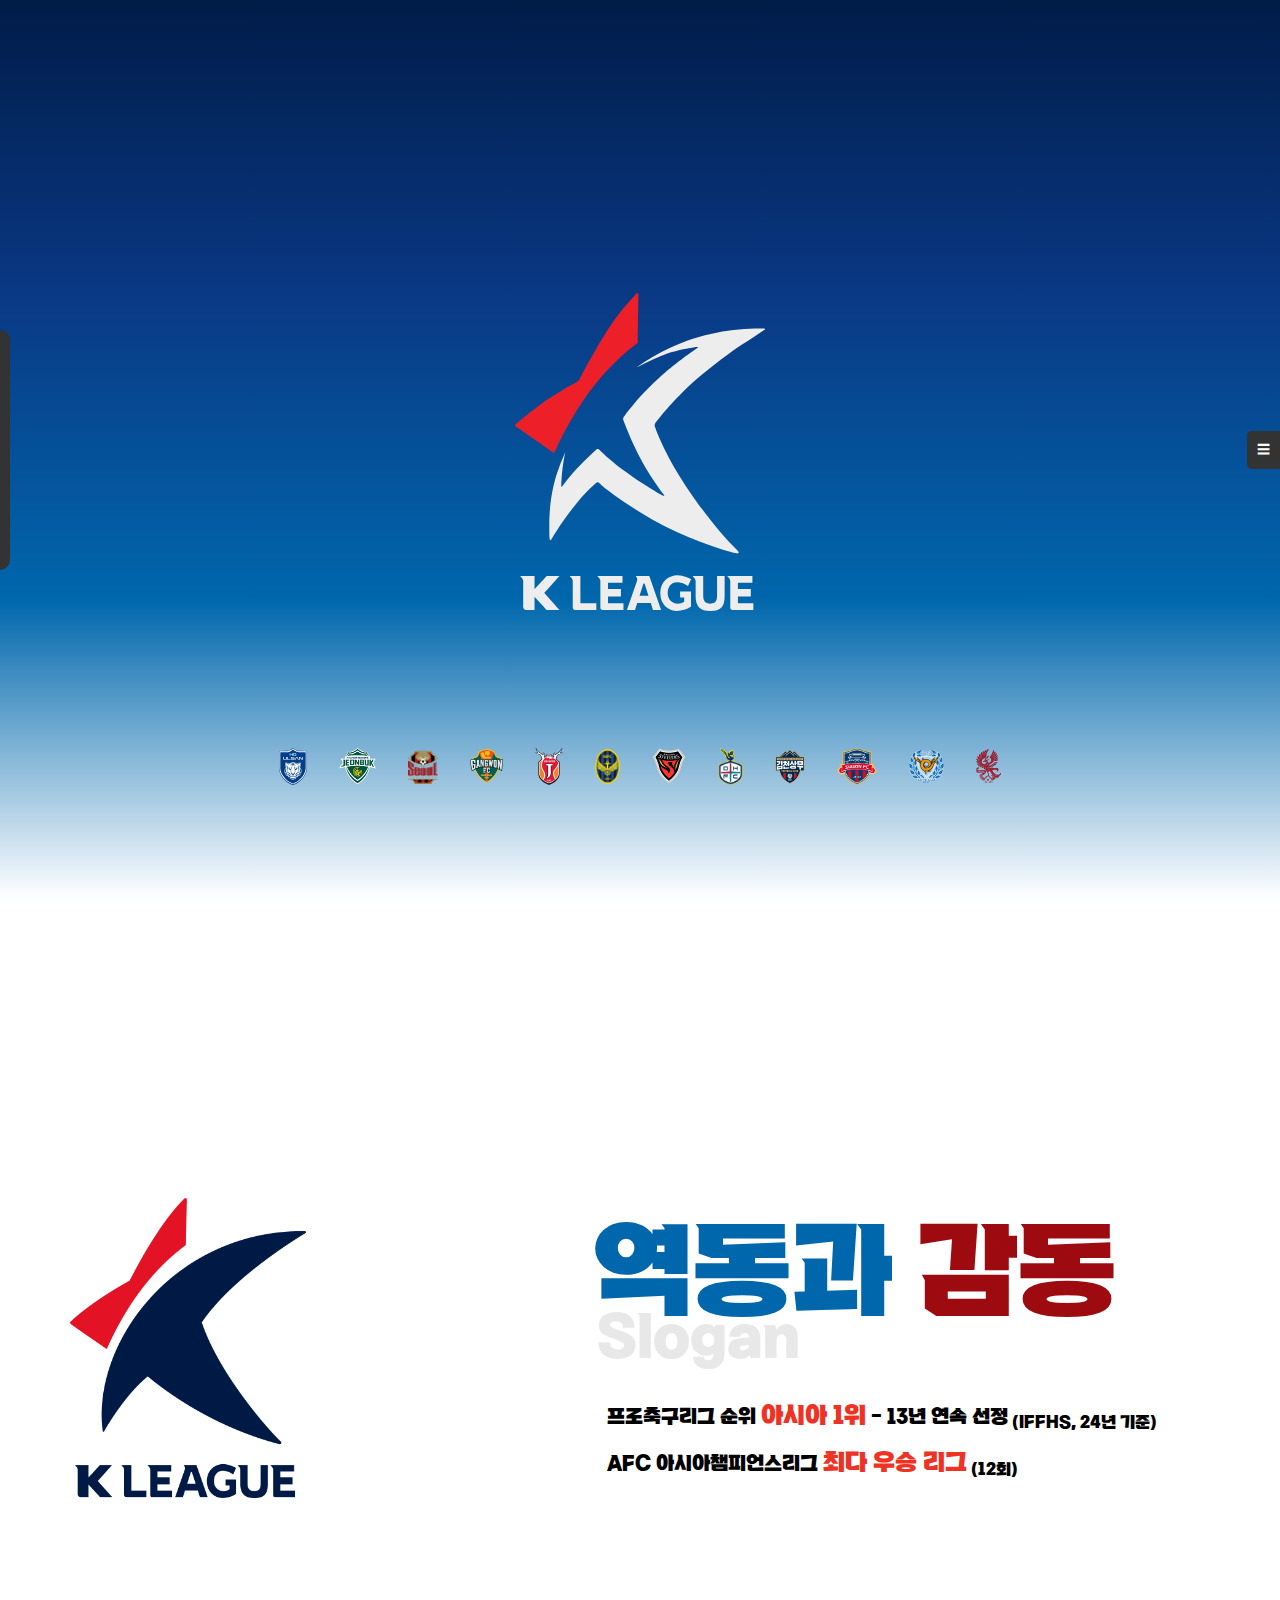
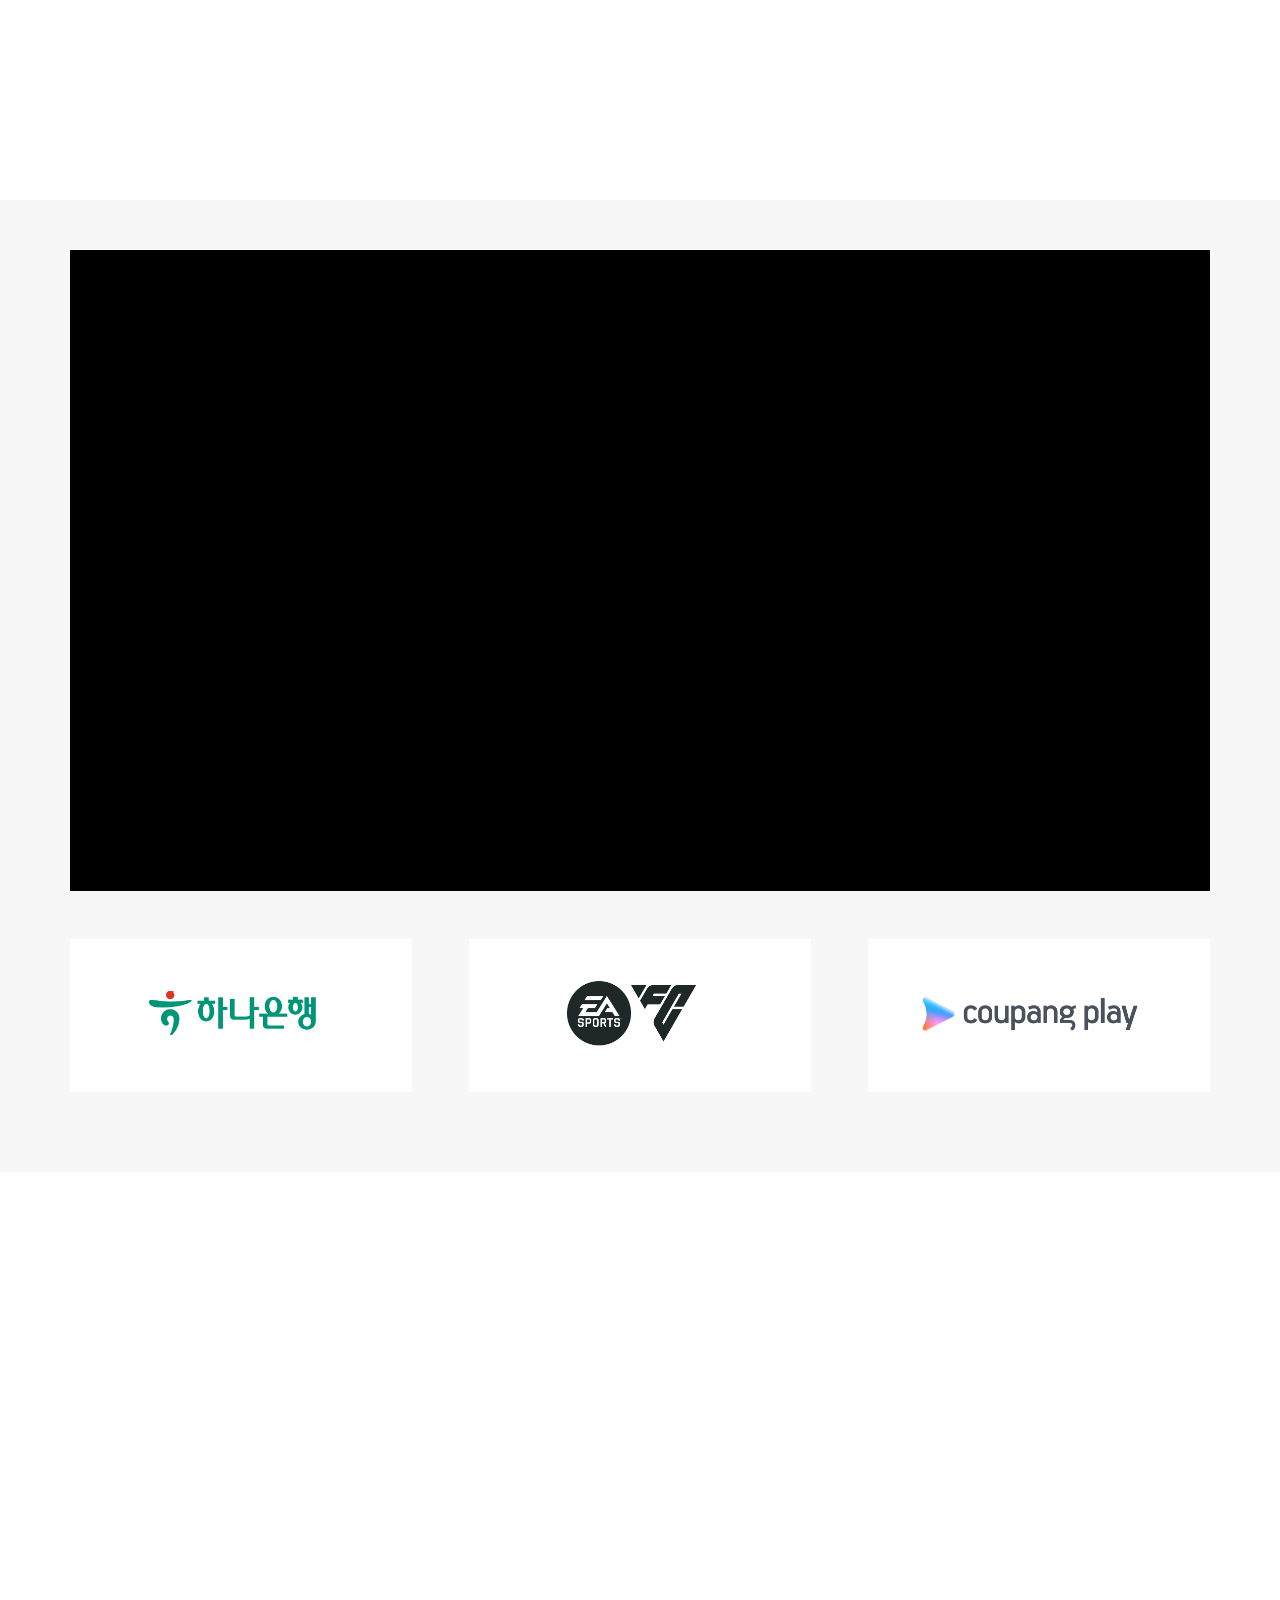
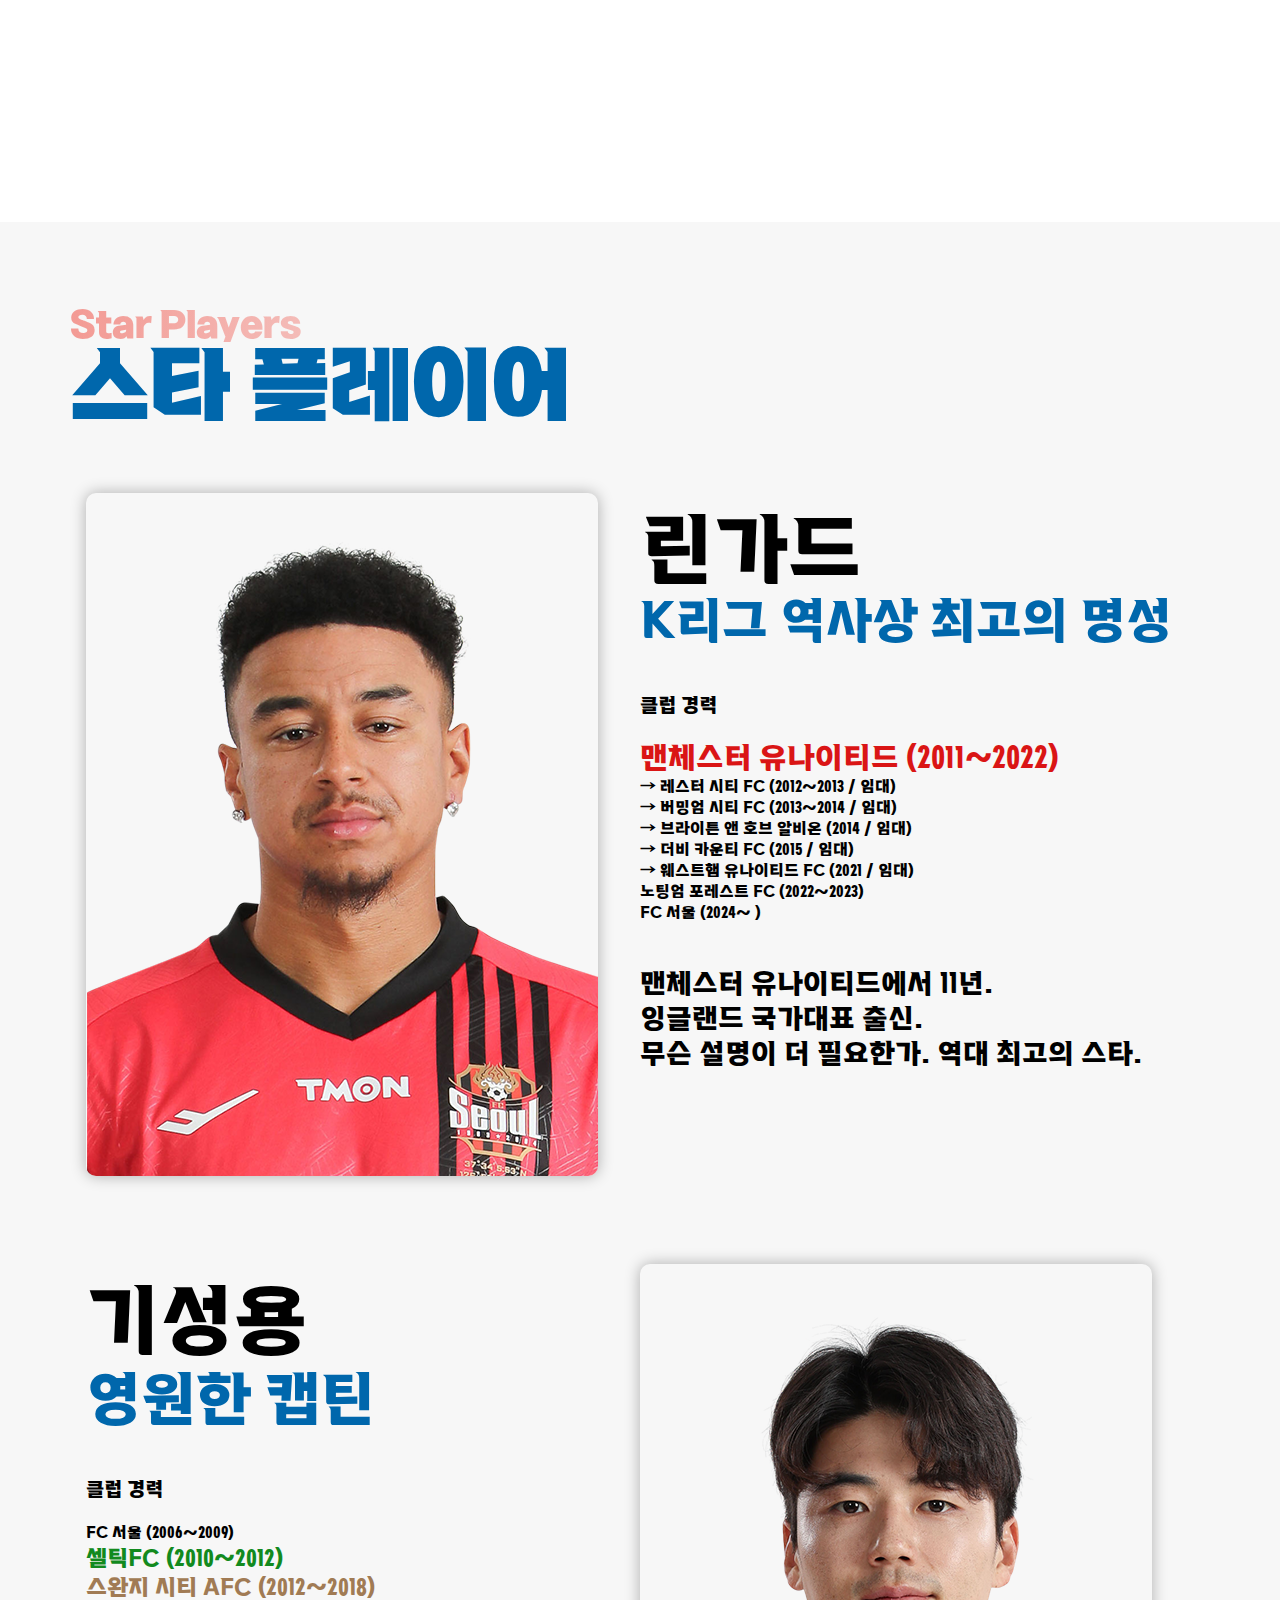
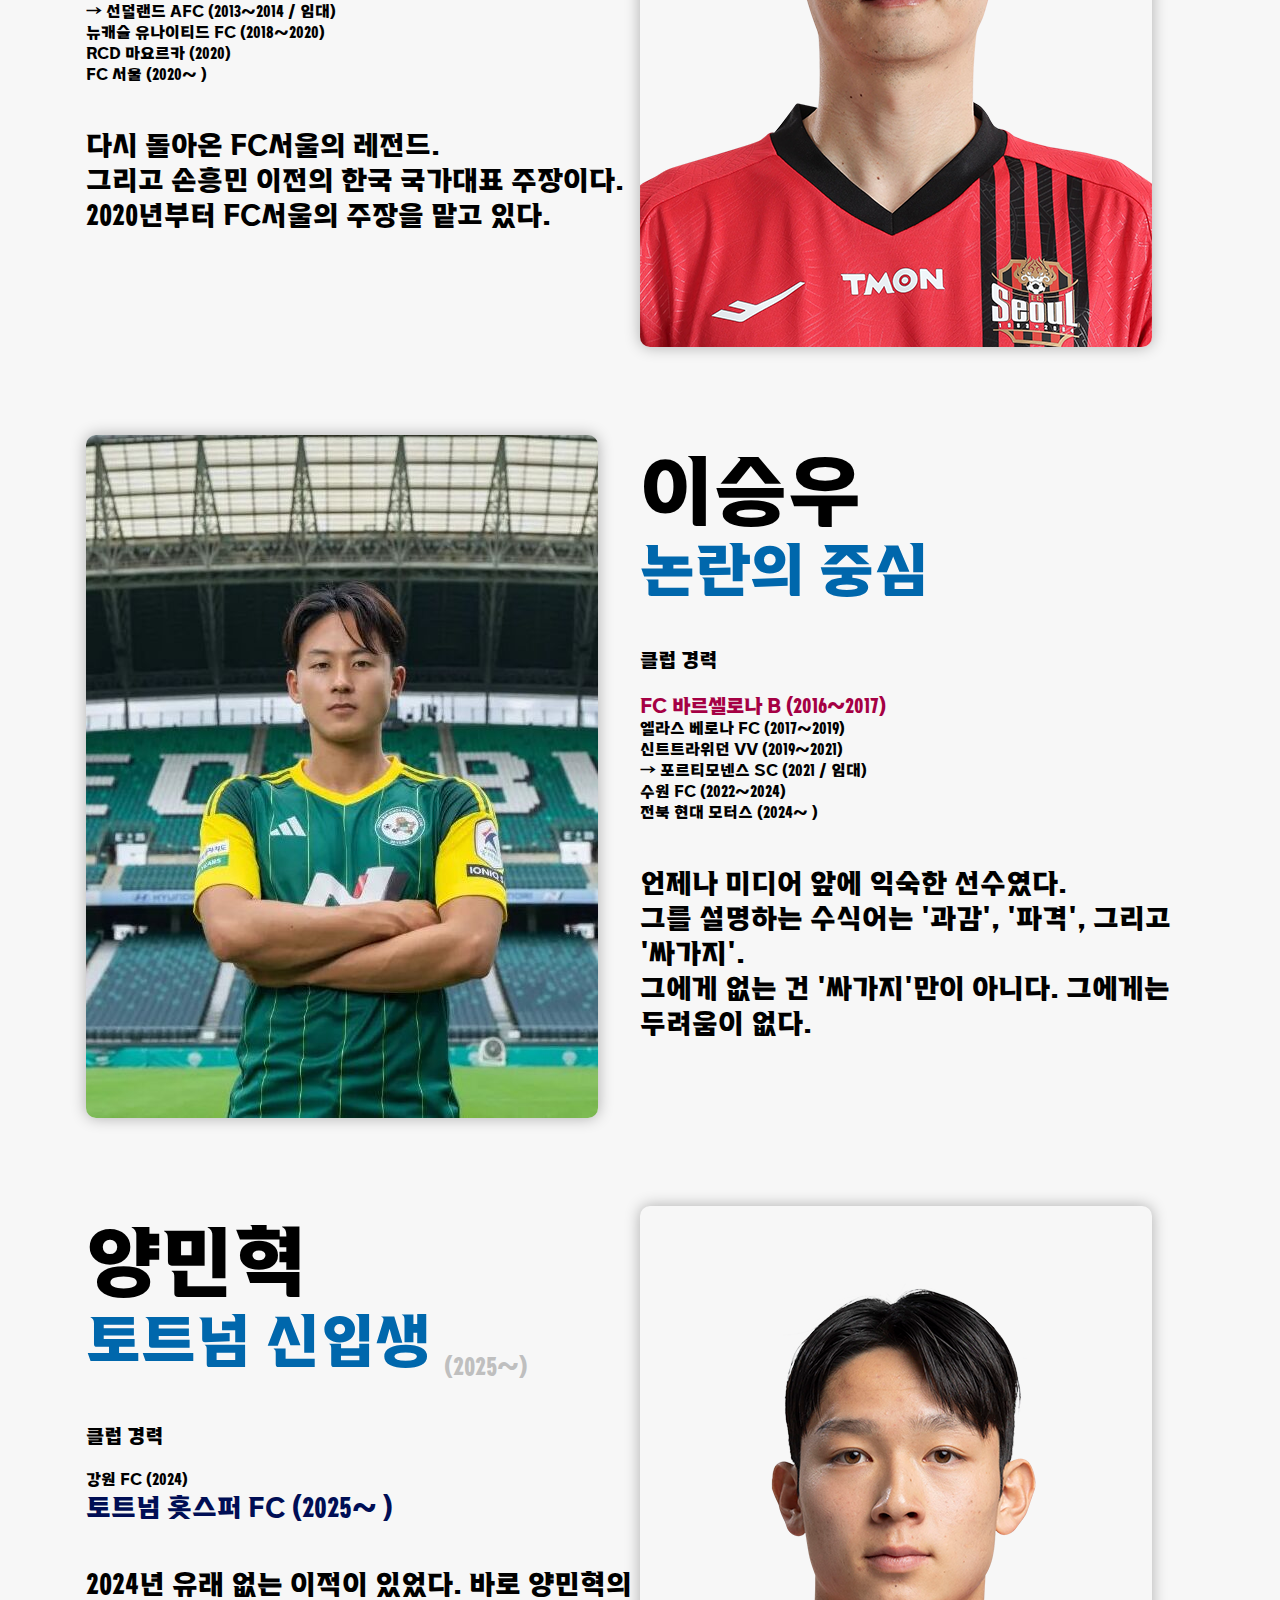
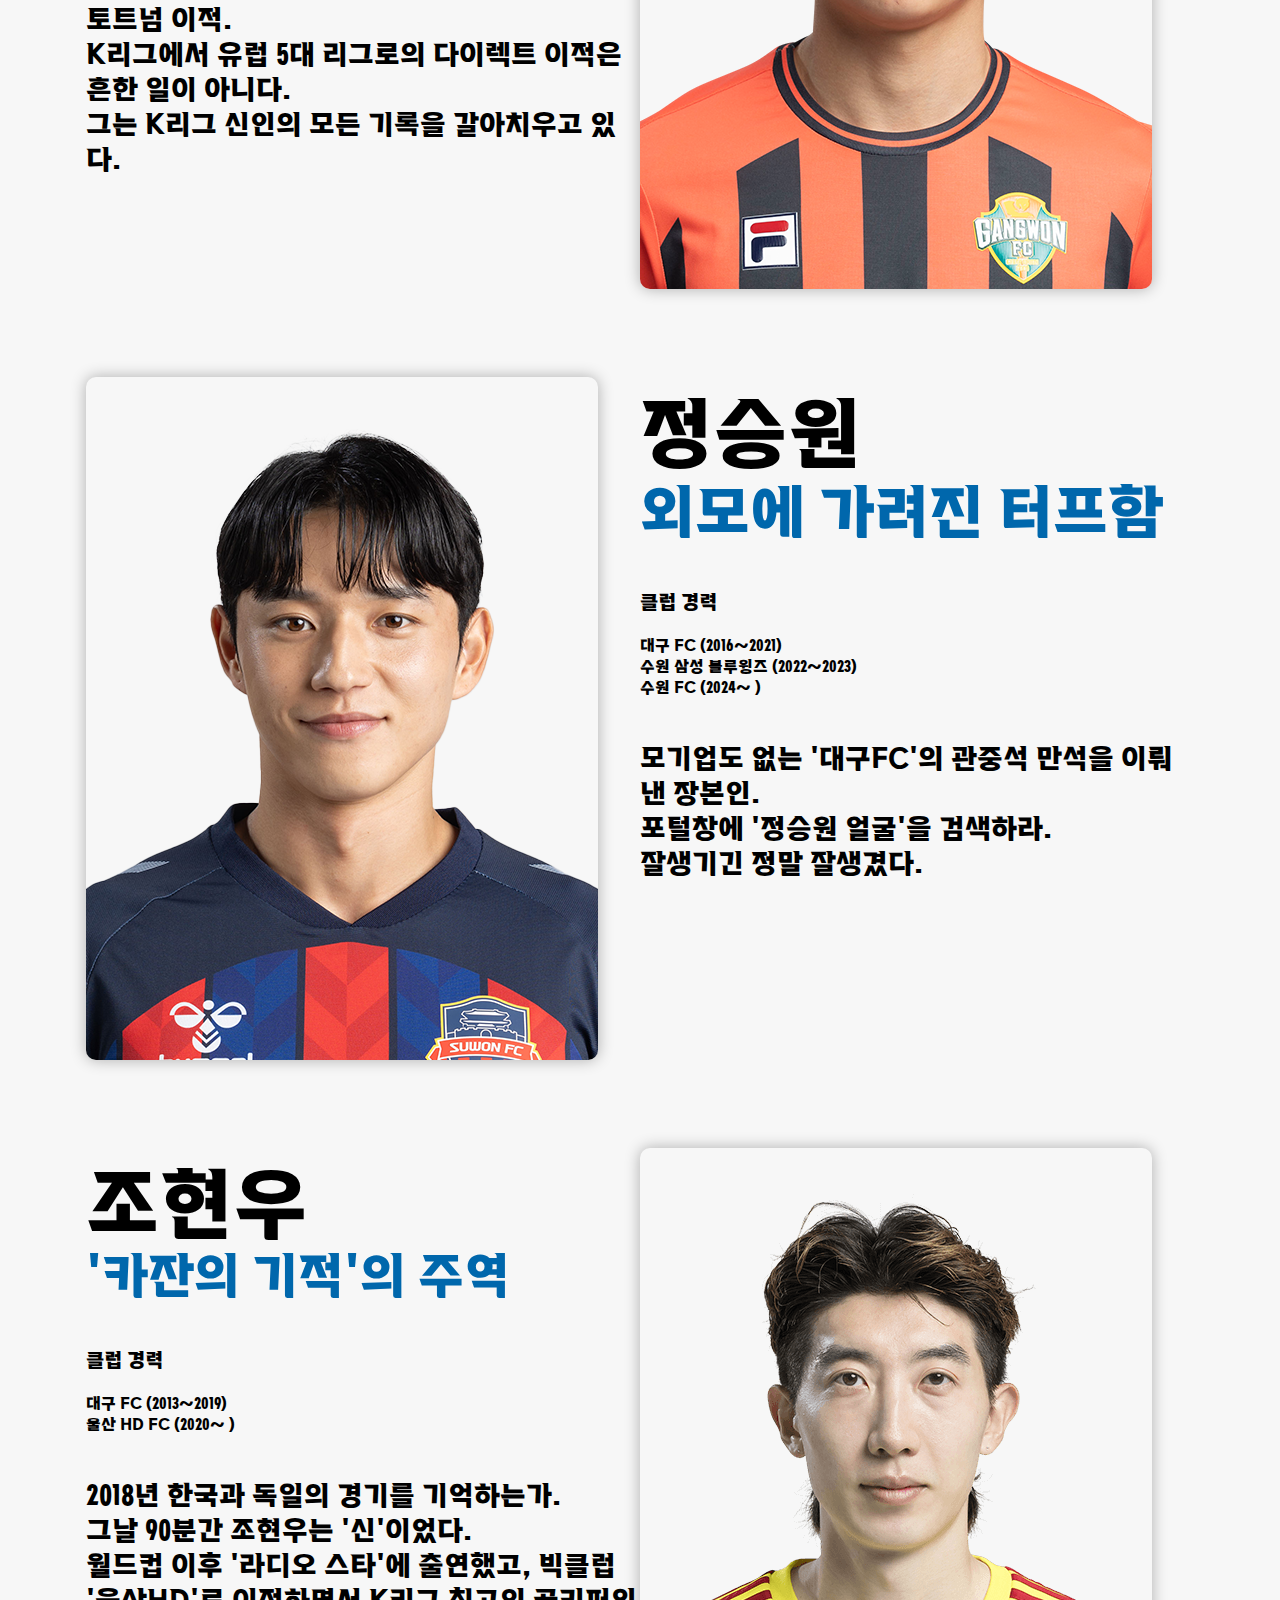
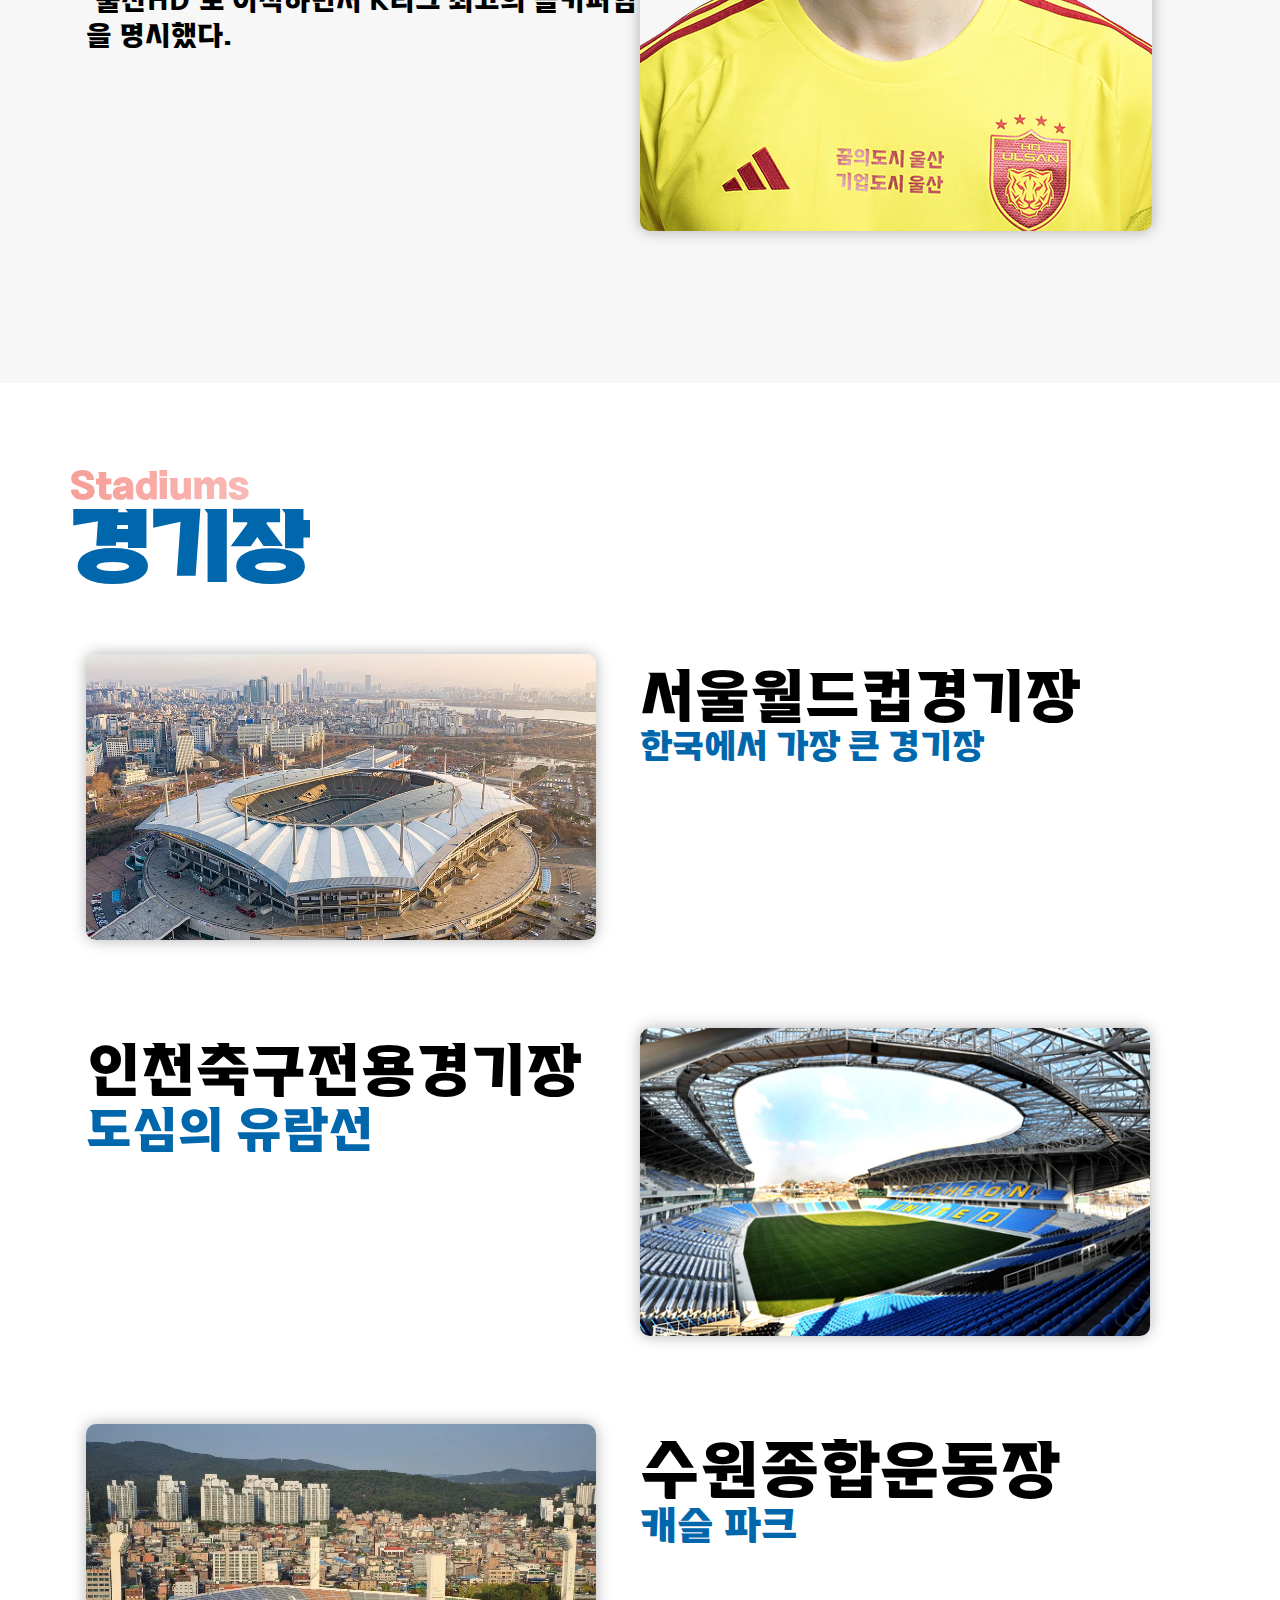
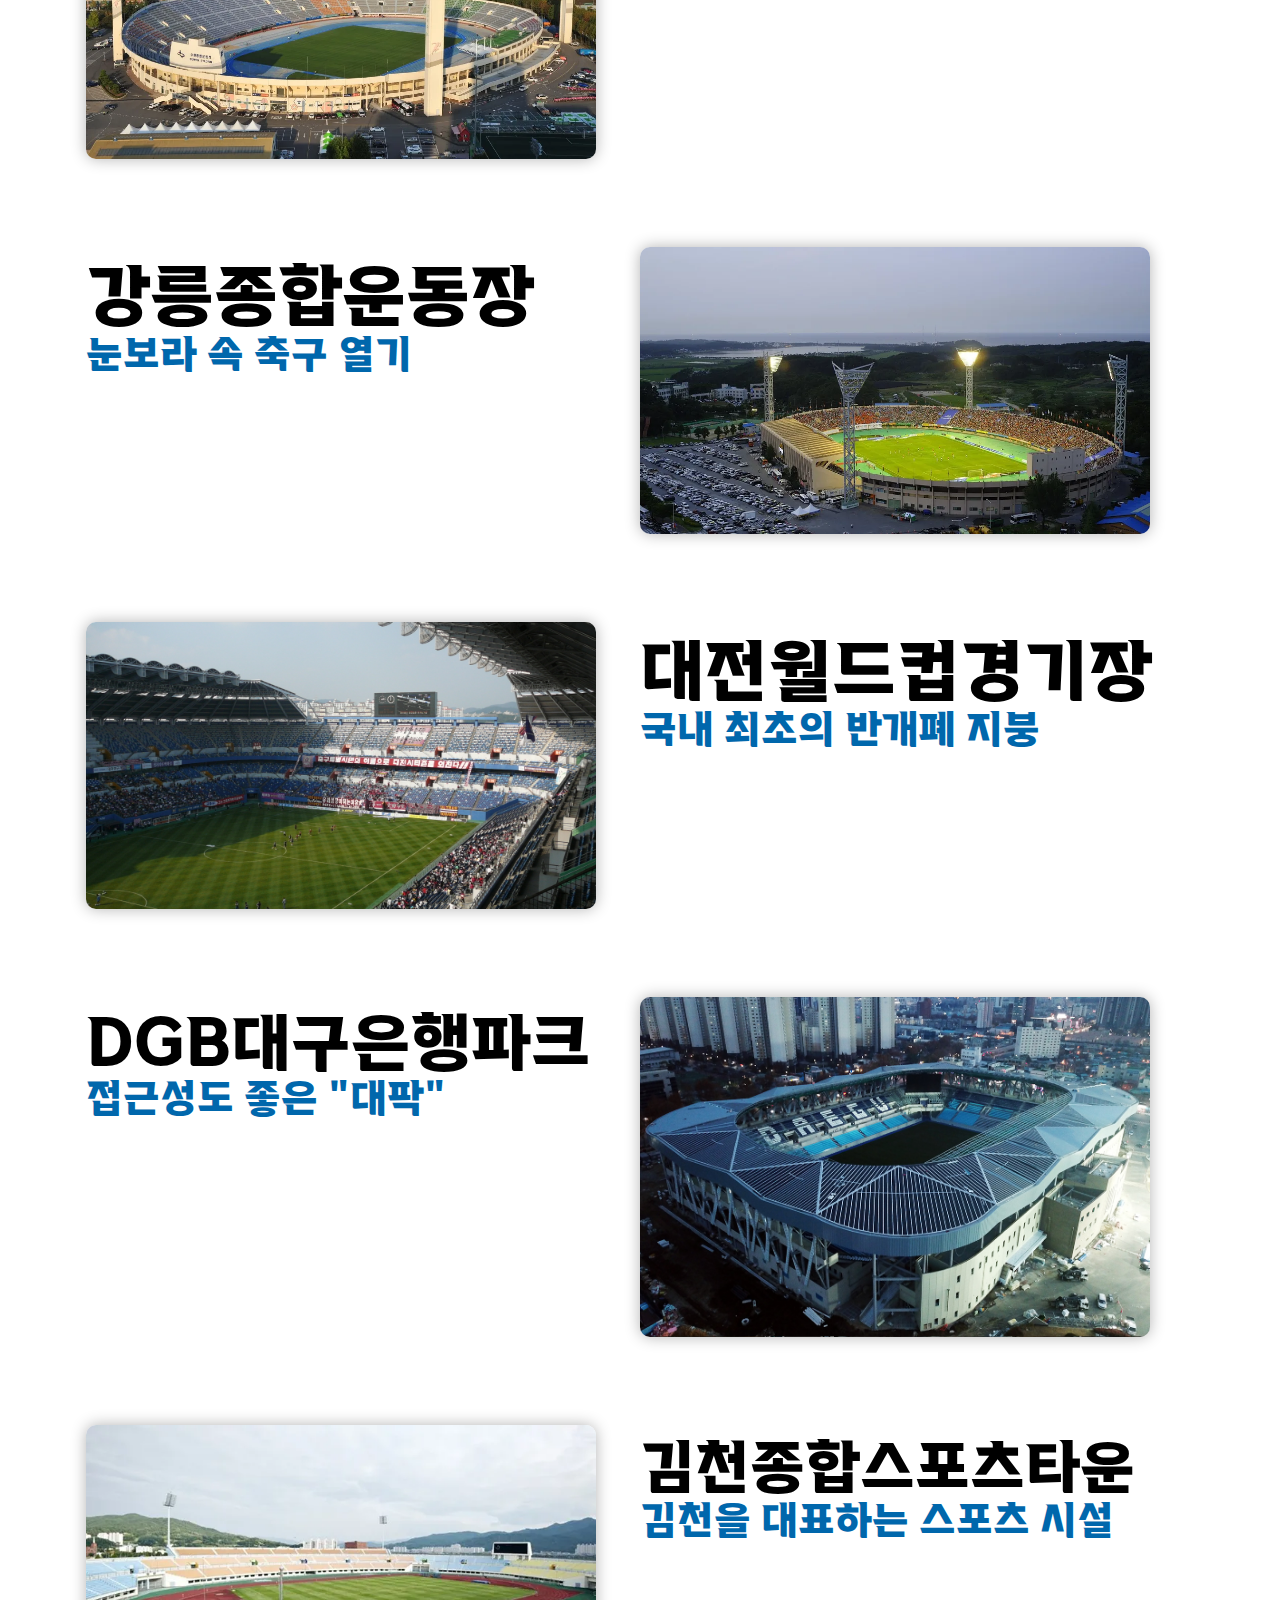
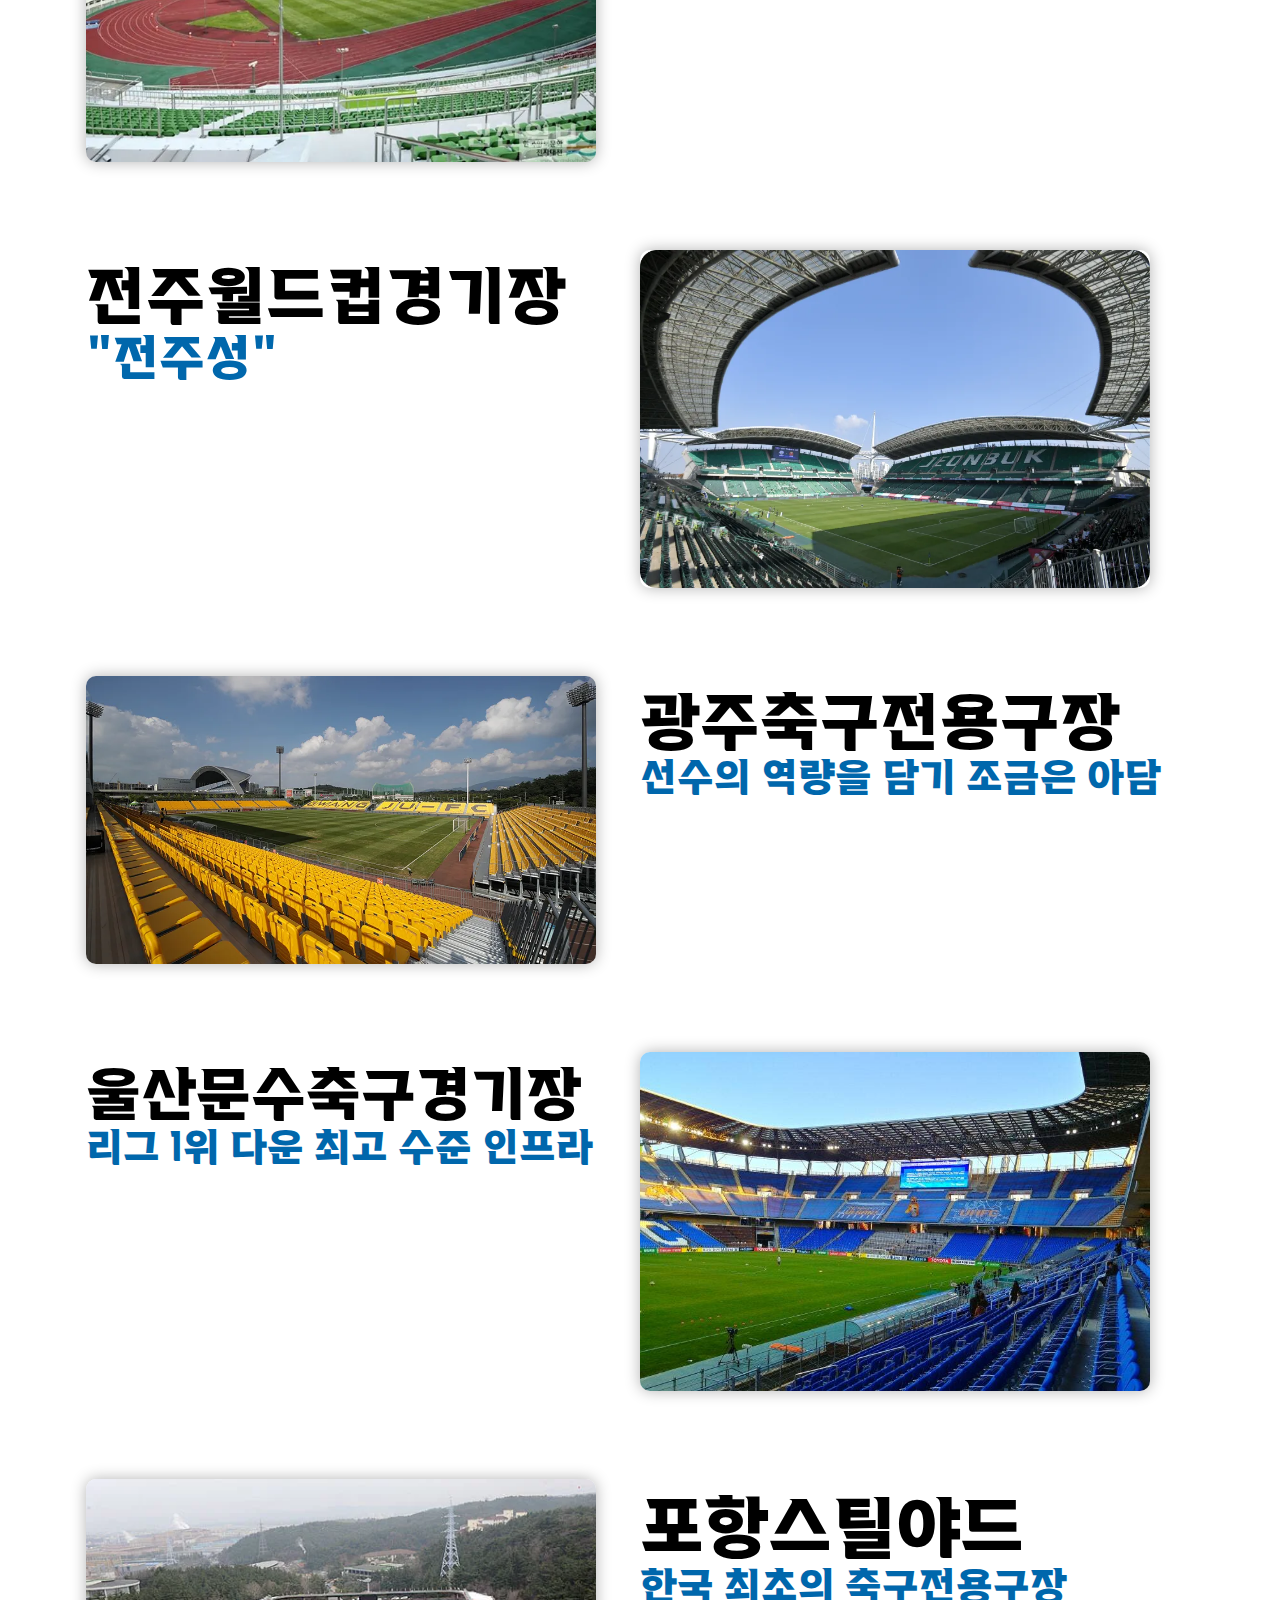
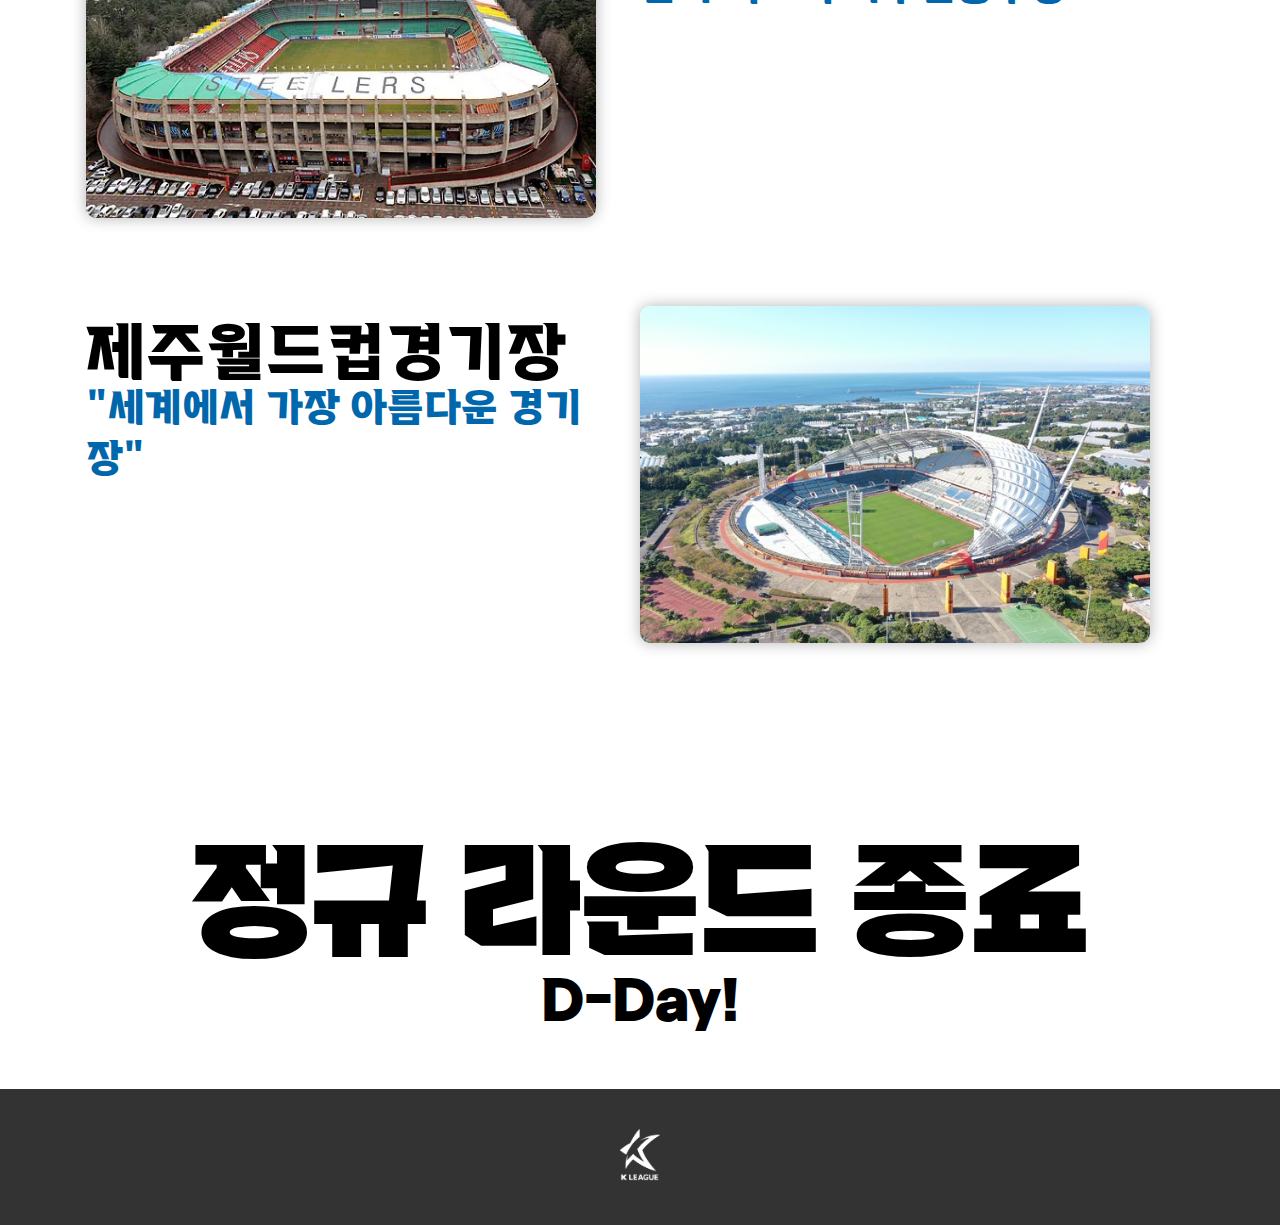
<file: main/index.html>
<!DOCTYPE html>
<html lang="ko">
  <head>
    <meta charset="UTF-8" />
    <meta name="viewport" content="width=device-width, initial-scale=1.0" />
    <title>K-League</title>
    <link rel="stylesheet" href="style.css" />
    <style>
      @font-face {
        font-family: 'KLeagueBasic';
        src: url('font/KLeagueBasic-Medium.ttf') format('truetype');
        font-weight: normal;
        font-style: normal;
      }

      @font-face {
        font-family: 'KLeagueBasic';
        src: url('font/KLeagueDynamic-ExtraBold.ttf') format('truetype');
        font-weight: bold;
        font-style: normal;
      }

      body {
        font-family: 'KLeagueBasic', sans-serif;
      }
    </style>
  </head>

  <body>
    <!-- 왼쪽 사이드 네비게이션 -->
    <div id="sideNav">
      <a href="#main">Main</a>
      <a href="#about">Intro</a>
      <a href="#features">Video</a>
      <a href="#club">Players</a>
      <a href="#stadium">Stadiums</a>
    </div>
    <!-- 사이드 네비게이션 끝 -->

    <!-- 오른쪽 네비게이션 컨테이너 추가 -->
    <div id="navContainer">
      <button id="toggleNavBtn">☰</button>
      <nav id="sideNavRight">
        <div class="table">
          <div class="row">
            <div class="cell">
              <a href="/club/club_ulsan.html">
                <img src="image/Ulsan.svg" alt="울산HD" width="49" />
              </a>
            </div>
            <div class="cell">
              <a href="/club/club_jeonbuk.html">
                <img src="image/Jeonbuk.png" alt="전북현대" width="63" />
              </a>
            </div>
          </div>
          <div class="row">
            <div class="cell">
              <a href="/club/club_seoul.html">
                <img src="image/seoul.png" alt="FC서울" width="64" />
              </a>
            </div>
            <div class="cell">
              <a href="/club/club_gangwon.html">
                <img src="image/gangwon.png" alt="강원FC" width="60" />
              </a>
            </div>
          </div>
          <div class="row">
            <div class="cell">
              <a href="/club/club_jeju.html">
                <img src="image/Jeju.svg" alt="제주" width="54" />
              </a>
            </div>
            <div class="cell">
              <a href="/club/club_incheon.html">
                <img src="image/Incheon.png" alt="인천" width="48" />
              </a>
            </div>
          </div>
          <div class="row">
            <div class="cell">
              <a href="/club/club_pohang.html">
                <img src="image/Pohang.svg" alt="포항" width="60" />
              </a>
            </div>
            <div class="cell">
              <a href="/club/club_daejeon.html">
                <img src="image/daejeon.png" alt="대전" width="50" />
              </a>
            </div>
          </div>
          <div class="row">
            <div class="cell">
              <a href="/club/club_gimcheon.html">
                <img
                  id="kc"
                  src="image/gimcheon.svg"
                  alt="김천상무"
                  width="58"
                />
              </a>
            </div>
            <div class="cell">
              <a href="/club/club_suwon.html">
                <img src="image/suwon.png" alt="수원FC" width="70" />
              </a>
            </div>
          </div>
          <div class="row">
            <div class="cell">
              <a href="/club/club_daegu.html">
                <img src="image/Daegu.svg" alt="대구FC" width="60" />
              </a>
            </div>
            <div class="cell">
              <a href="/club/club_gwangju.html">
                <img src="image/gwangju.svg" alt="광주FC" width="48" />
              </a>
            </div>
          </div>
        </div>
      </nav>
    </div>

    <!-- 오버레이 추가 -->
    <div id="overlay"></div>

    <main id="main">
      <img id="face" src="image/Face.svg" alt="K리그" width="250" />

      <table id="clubs_main">
        <tr>
          <td>
            <a href="/club/club_ulsan.html">
              <img src="image/Ulsan.svg" alt="울산HD" width="28" />
            </a>
          </td>
          <td>
            <a href="/club/club_jeonbuk.html">
              <img src="image/Jeonbuk.png" alt="전북현대" width="37" />
            </a>
          </td>
          <td>
            <a href="/club/club_seoul.html">
              <img src="image/seoul.png" alt="FC서울" width="30" />
            </a>
          </td>
          <td>
            <a href="/club/club_gangwon.html">
              <img src="image/gangwon.png" alt="강원FC" width="33" />
            </a>
          </td>
          <td>
            <a href="/club/club_jeju.html">
              <img src="image/Jeju.svg" alt="제주" width="28" />
            </a>
          </td>
          <td>
            <a href="/club/club_incheon.html">
              <img src="image/Incheon.png" alt="인천" width="25" />
            </a>
          </td>
          <td>
            <a href="/club/club_pohang.html">
              <img src="image/Pohang.svg" alt="포항" width="34" />
            </a>
          </td>
          <td>
            <a href="/club/club_daejeon.html">
              <img src="image/daejeon.png" alt="대전" width="25" />
            </a>
          </td>
          <td>
            <a href="/club/club_gimcheon.html">
              <img src="image/gimcheon.svg" alt="김천상무" width="30" />
            </a>
          </td>
          <td>
            <a href="/club/club_suwon.html">
              <img
                id="수원_main"
                src="image/suwon.png"
                alt="수원FC"
                width="40"
              />
            </a>
          </td>
          <td>
            <a href="/club/club_daegu.html">
              <img src="image/Daegu.svg" alt="대구FC" width="35" />
            </a>
          </td>
          <td>
            <a href="/club/club_gwangju.html">
              <img src="image/gwangju.svg" alt="광주FC" width="25" />
            </a>
          </td>
        </tr>
      </table>
    </main>

    <section id="about" class="about">
      <div class="container">
        <div class="about-KLEAGUE">
          <div class="left">
            <img src="image/Kleague_ci.png" alt="k리그" height="300" />
          </div>
          <div class="right">
            <h3>역동과 <strong>감동</strong></h3>
            <p id="slogan"><strong>Slogan</strong></p>
            <br />
            <br />
            <p>
              프로축구리그 순위
              <b style="color: rgb(238, 50, 36); font-size: larger"
                >아시아 1위</b
              >
              - 13년 연속 선정<sub>&nbsp;(IFFHS, 24년 기준)</sub>
            </p>
            <p>
              AFC 아시아챔피언스리그
              <b style="color: rgb(238, 50, 36); font-size: larger"
                >최다 우승 리그</b
              ><sub>&nbsp;(12회)</sub>
            </p>
          </div>
        </div>
      </div>
    </section>

    <section id="features" class="intro">
      <div class="container">
        <div class="title">
          <div class="video-container" style="margin-top: -30px">
            <iframe
              width="560"
              height="315"
              src="https://www.youtube.com/embed/2jxs6Xay4Co?si=0U7QrH1uqr0J2vHU"
              title="YouTube video player"
              frameborder="0"
              allow="accelerometer; autoplay; clipboard-write; encrypted-media; gyroscope; picture-in-picture; web-share"
              referrerpolicy="strict-origin-when-cross-origin"
              allowfullscreen
            ></iframe>
          </div>
        </div>
        <div class="intro-a">
          <div
            class="do-inner"
            style="cursor: pointer"
            onclick="window.open('https://www.hanabank.com/');"
          >
            <div class="icon"></div>
            <div class="content">
              <img src="image/hanabank.png" alt="하나은행" width="260px" />
            </div>
          </div>
          <div
            class="do-inner"
            style="cursor: pointer"
            onclick="window.open('https://www.ea.com/sports');"
          >
            <div class="icon"></div>
            <div class="content">
              <img src="image/EA_sports.png" alt="EA" width="260px" />
            </div>
          </div>
          <div
            class="do-inner"
            style="cursor: pointer"
            onclick="window.open('https://www.coupangplay.com/home');"
          >
            <div class="icon"></div>
            <div class="content">
              <img src="image/Coupang.png" alt="쿠팡플레이" width="260px" />
            </div>
          </div>
        </div>
      </div>
    </section>

    <div class="bg"></div>

    <section id="club" class="club">
      <div class="container">
        <div class="title">
          <h4>Star Players</h4>
          <h2>스타 플레이어</h2>
        </div>

        <div class="club-me">
          <div class="club-inner">
            <div class="player_left">
              <img
                class="player_img"
                src="image/player_lingard.png"
                alt="린가드"
              />
            </div>
            <div class="player_right">
              <p style="font-size: 80px">린가드</p>
              <br />
              <p
                class="tagline"
                style="font-size: 50px; color: rgb(0, 103, 172)"
              >
                K리그 역사상 최고의 명성
              </p>
              <br /><br />
              <ul>
                <li style="font-size: 20px">클럽 경력</li>
                <br />
                <li style="font-size: 30px; color: rgb(218, 21, 21)">
                  맨체스터 유나이티드 (2011~2022)
                </li>
                <li>→ 레스터 시티 FC (2012~2013 / 임대)</li>
                <li>→ 버밍엄 시티 FC (2013~2014 / 임대)</li>
                <li>→ 브라이튼 앤 호브 알비온 (2014 / 임대)</li>
                <li>→ 더비 카운티 FC (2015 / 임대)</li>
                <li>→ 웨스트햄 유나이티드 FC (2021 / 임대)</li>
                <li>노팅엄 포레스트 FC (2022~2023)</li>
                <li>FC 서울 (2024~ )</li>
              </ul>
              <br /><br />
              <p style="font-size: 28px">
                맨체스터 유나이티드에서 11년. <br />잉글랜드 국가대표 출신.
                <br />무슨 설명이 더 필요한가. 역대 최고의 스타.
              </p>
            </div>
          </div>

          <div class="club-inner">
            <div class="player_right">
              <p style="font-size: 80px">기성용</p>
              <br />
              <p
                class="tagline"
                style="font-size: 60px; color: rgb(0, 103, 172)"
              >
                영원한 캡틴
              </p>
              <br /><br />
              <ul>
                <li style="font-size: 20px">클럽 경력</li>
                <br />
                <li>FC 서울 (2006~2009)</li>
                <li style="font-size: 23px; color: hwb(126 7% 46%)">
                  셀틱FC (2010~2012)
                </li>
                <li style="font-size: 23px; color: #a17b54">
                  스완지 시티 AFC (2012~2018)
                </li>
                <li>→ 선덜랜드 AFC (2013~2014 / 임대)</li>
                <li>뉴캐슬 유나이티드 FC (2018~2020)</li>
                <li>RCD 마요르카 (2020)</li>
                <li>FC 서울 (2020~ )</li>
              </ul>
              <br /><br />
              <p style="font-size: 28px">
                다시 돌아온 FC서울의 레전드. <br />그리고 손흥민 이전의 한국
                국가대표 주장이다. <br />2020년부터 FC서울의 주장을 맡고 있다.
              </p>
            </div>
            <div class="player_left">
              <img
                class="player_img"
                src="image/player_kiseungyong.png"
                alt="기성용"
              />
            </div>
          </div>

          <div class="club-inner">
            <div class="player_left">
              <img
                class="player_img"
                src="image/player_leeseungwoo3.jpg"
                alt="이승우"
              />
            </div>
            <div class="player_right">
              <p style="font-size: 80px">이승우</p>
              <br />
              <p
                class="tagline"
                style="font-size: 60px; color: rgb(0, 103, 172)"
              >
                논란의 중심
              </p>
              <br /><br />
              <ul>
                <li style="font-size: 20px">클럽 경력</li>
                <br />
                <li style="font-size: 20px; color: rgb(165, 0, 68)">
                  FC 바르셀로나 B (2016~2017)
                </li>
                <li>엘라스 베로나 FC (2017~2019)</li>
                <li>신트트라위던 VV (2019~2021)</li>
                <li>→ 포르티모넨스 SC (2021 / 임대)</li>
                <li>수원 FC (2022~2024)</li>
                <li>전북 현대 모터스 (2024~ )</li>
              </ul>
              <br /><br />
              <p style="font-size: 28px">
                언제나 미디어 앞에 익숙한 선수였다.<br />그를 설명하는 수식어는
                '과감', '파격', 그리고 '싸가지'.
                <br />그에게 없는 건 '싸가지'만이 아니다. 그에게는 두려움이
                없다.
              </p>
            </div>
          </div>

          <div class="club-inner">
            <div class="player_right">
              <p style="font-size: 80px">양민혁</p>
              <br />
              <p
                class="tagline"
                style="font-size: 60px; color: rgb(0, 103, 172)"
              >
                토트넘 신입생
                <sub style="font-size: 24px; color: hsl(0, 0%, 75%)"
                  >(2025~)</sub
                >
              </p>
              <br /><br />
              <ul>
                <li style="font-size: 20px">클럽 경력</li>
                <br />
                <li>강원 FC (2024)</li>
                <li style="font-size: 27px; color: #000e55">
                  토트넘 홋스퍼 FC (2025~ )
                </li>
              </ul>
              <br /><br />
              <p style="font-size: 28px">
                2024년 유래 없는 이적이 있었다. 바로 양민혁의 토트넘 이적.
                <br />K리그에서 유럽 5대 리그로의 다이렉트 이적은 흔한 일이
                아니다. <br />그는 K리그 신인의 모든 기록을 갈아치우고 있다.
              </p>
            </div>
            <div class="player_left">
              <img
                class="player_img"
                src="image/player_yangminhyeok.png"
                alt="양민혁"
              />
            </div>
          </div>

          <div class="club-inner">
            <div class="player_left">
              <img
                class="player_img"
                src="image/player_jeongseaungwon.png"
                alt="정승원"
              />
            </div>
            <div class="player_right">
              <p style="font-size: 80px">정승원</p>
              <br />
              <p
                class="tagline"
                style="font-size: 60px; color: rgb(0, 103, 172)"
              >
                외모에 가려진 터프함
              </p>
              <br /><br />
              <ul>
                <li style="font-size: 20px">클럽 경력</li>
                <br />
                <li>대구 FC (2016~2021)</li>
                <li>수원 삼성 블루윙즈 (2022~2023)</li>
                <li>수원 FC (2024~ )</li>
              </ul>
              <br /><br />
              <p style="font-size: 28px">
                모기업도 없는 '대구FC'의 관중석 만석을 이뤄낸 장본인.
                <br />포털창에 '정승원 얼굴'을 검색하라. <br />잘생기긴 정말
                잘생겼다.
              </p>
            </div>
          </div>

          <div class="club-inner">
            <div class="player_right">
              <p style="font-size: 80px">조현우</p>
              <br />
              <p
                class="tagline"
                style="font-size: 50px; color: rgb(0, 103, 172)"
              >
                '카잔의 기적'의 주역
              </p>
              <br /><br />
              <ul>
                <li style="font-size: 20px">클럽 경력</li>
                <br />
                <li>대구 FC (2013~2019)</li>
                <li>울산 HD FC (2020~ )</li>
              </ul>
              <br /><br />
              <p style="font-size: 28px">
                2018년 한국과 독일의 경기를 기억하는가.
                <br />그날 90분간 조현우는 '신'이었다. <br />월드컵 이후 '라디오
                스타'에 출연했고, 빅클럽 '울산HD'로 이적하면서 K리그 최고의
                골키퍼임을 명시했다.
              </p>
            </div>
            <div class="player_left">
              <img
                class="player_img"
                src="image/player_johyeonwoo.png"
                alt="조현우"
              />
            </div>
          </div>
        </div>
      </div>
    </section>

    <section id="stadium" class="stadium">
      <div class="container">
        <div class="title">
          <h4>Stadiums</h4>
          <h2>경기장</h2>
        </div>

        <div class="club-me">
          <div class="club-inner">
            <div class="player_left">
              <img
                class="player_img"
                src="image/stadium_seoul.webp"
                alt="서울월드컵경기장"
                width="510px"
              />
            </div>
            <div class="player_right">
              <p style="font-size: 60px">서울월드컵경기장</p>
              <br />
              <p
                class="tagline"
                style="font-size: 35px; color: rgb(0, 103, 172)"
              >
                한국에서 가장 큰 경기장
              </p>
            </div>
          </div>

          <div class="club-inner">
            <div class="player_right">
              <p style="font-size: 60px">인천축구전용경기장</p>
              <br />
              <p
                class="tagline"
                style="font-size: 50px; color: rgb(0, 103, 172)"
              >
                도심의 유람선
              </p>
            </div>
            <div class="player_left">
              <img
                class="player_img"
                src="image/stadium_incheon.jpg"
                alt="인천축구전용경기장"
                width="510px"
              />
            </div>
          </div>

          <div class="club-inner">
            <div class="player_left">
              <img
                class="player_img"
                src="image/stadium_soowon.webp"
                alt="수원종합운동장"
                width="510px"
              />
            </div>
            <div class="player_right">
              <p style="font-size: 65px">수원종합운동장</p>
              <br />
              <p
                class="tagline"
                style="font-size: 40px; color: rgb(0, 103, 172)"
              >
                캐슬 파크
              </p>
            </div>
          </div>

          <div class="club-inner">
            <div class="player_right">
              <p style="font-size: 70px">강릉종합운동장</p>
              <br />
              <p
                class="tagline"
                style="font-size: 40px; color: rgb(0, 103, 172)"
              >
                눈보라 속 축구 열기
              </p>
            </div>
            <div class="player_left">
              <img
                class="player_img"
                src="image/stadium_gangwon.webp"
                alt="강릉종합운동장"
                width="510px"
              />
            </div>
          </div>

          <div class="club-inner">
            <div class="player_left">
              <img
                class="player_img"
                src="image/stadium_daejeon.jfif"
                alt="대전월드컵경기장"
                width="510px"
              />
            </div>
            <div class="player_right">
              <p style="font-size: 70px">대전월드컵경기장</p>
              <br />
              <p
                class="tagline"
                style="font-size: 40px; color: rgb(0, 103, 172)"
              >
                국내 최초의 반개폐 지붕
              </p>
            </div>
          </div>

          <div class="club-inner">
            <div class="player_right">
              <p style="font-size: 65px">DGB대구은행파크</p>
              <br />
              <p
                class="tagline"
                style="font-size: 40px; color: rgb(0, 103, 172)"
              >
                접근성도 좋은 "대팍"
              </p>
            </div>
            <div class="player_left">
              <img
                class="player_img"
                src="image/stadium_daegu.jpg"
                alt="DGB대구은행파크"
                width="510px"
              />
            </div>
          </div>

          <div class="club-inner">
            <div class="player_left">
              <img
                class="player_img"
                src="image/stadium_gimcheon.webp"
                alt="김천종합스포츠타운"
                width="510px"
              />
            </div>
            <div class="player_right">
              <p style="font-size: 60px">김천종합스포츠타운</p>
              <br />
              <p
                class="tagline"
                style="font-size: 40px; color: rgb(0, 103, 172)"
              >
                김천을 대표하는 스포츠 시설
              </p>
            </div>
          </div>

          <div class="club-inner">
            <div class="player_right">
              <p style="font-size: 65px">전주월드컵경기장</p>
              <br />
              <p
                class="tagline"
                style="font-size: 50px; color: rgb(0, 103, 172)"
              >
                "전주성"
              </p>
            </div>
            <div class="player_left">
              <img
                class="player_img"
                src="image/stadium_jeonbuk.webp"
                alt="전주월드컵경기장"
                width="510px"
              />
            </div>
          </div>

          <div class="club-inner">
            <div class="player_left">
              <img
                class="player_img"
                src="image/stadium_gwangju.webp"
                alt="광주축구전용구장"
                width="510px"
              />
            </div>
            <div class="player_right">
              <p style="font-size: 65px">광주축구전용구장</p>
              <br />
              <p
                class="tagline"
                style="font-size: 40px; color: rgb(0, 103, 172)"
              >
                선수의 역량을 담기 조금은 아담
              </p>
            </div>
          </div>

          <div class="club-inner">
            <div class="player_right">
              <p style="font-size: 60px">울산문수축구경기장</p>
              <br />
              <p
                class="tagline"
                style="font-size: 40px; color: rgb(0, 103, 172)"
              >
                리그 1위 다운 최고 수준 인프라
              </p>
            </div>
            <div class="player_left">
              <img
                class="player_img"
                src="image/stadium_ulsan.jpg"
                alt="울산문수축구경기장"
                width="510px"
              />
            </div>
          </div>

          <div class="club-inner">
            <div class="player_left">
              <img
                class="player_img"
                src="image/stadium_pohang.webp"
                alt="포항스틸야드"
                width="510px"
              />
            </div>
            <div class="player_right">
              <p style="font-size: 70px">포항스틸야드</p>
              <br />
              <p
                class="tagline"
                style="font-size: 40px; color: rgb(0, 103, 172)"
              >
                한국 최초의 축구전용구장
              </p>
            </div>
          </div>

          <div class="club-inner">
            <div class="player_right">
              <p style="font-size: 65px">제주월드컵경기장</p>
              <br />
              <p
                class="tagline"
                style="font-size: 40px; color: rgb(0, 103, 172)"
              >
                "세계에서 가장 아름다운 경기장"
              </p>
            </div>
            <div class="player_left">
              <img
                class="player_img"
                src="image/stadium_jeju.jpg"
                alt="제주월드컵경기장"
                width="510px"
              />
            </div>
          </div>
        </div>
      </div>
    </section>

    <!-- 타이머 -->
    <div class="timer">
      <h1 style="font-size: 120px">정규 라운드 종료</h1>
      <div id="countdown">
        <span id="days">00</span> 일 <span id="hours">00</span> 시간
        <span id="minutes">00</span> 분 <span id="seconds">00</span> 초
      </div>
    </div>
    <br /><br />

    <footer>
      <div class="container">
        <div class="footer-content">
          <div>
            <a href="https://www.kleague.com/" target="_blank"
              ><img src="image/Kleague_footer.png" alt="kleague" width="40px"
            /></a>
          </div>
        </div>
      </div>
    </footer>

    <script src="script.js"></script>
  </body>
</html>
</file>
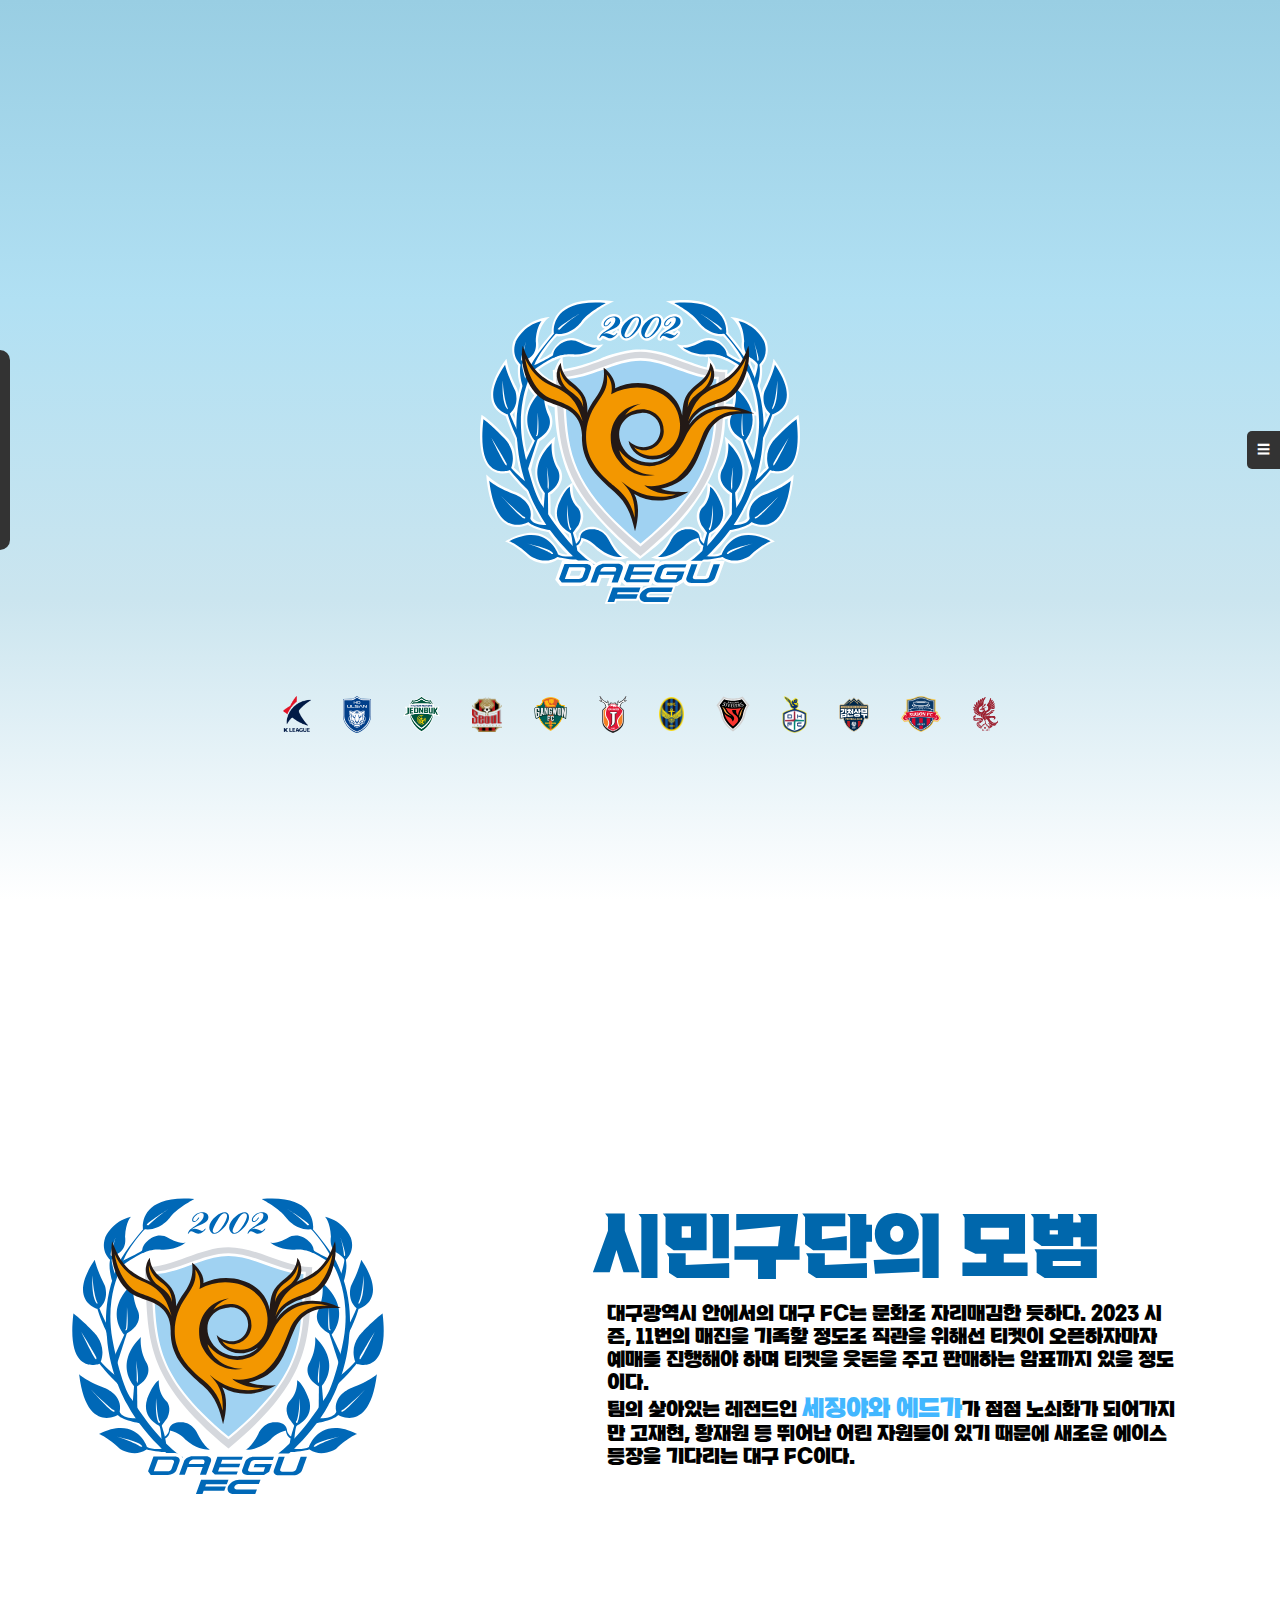
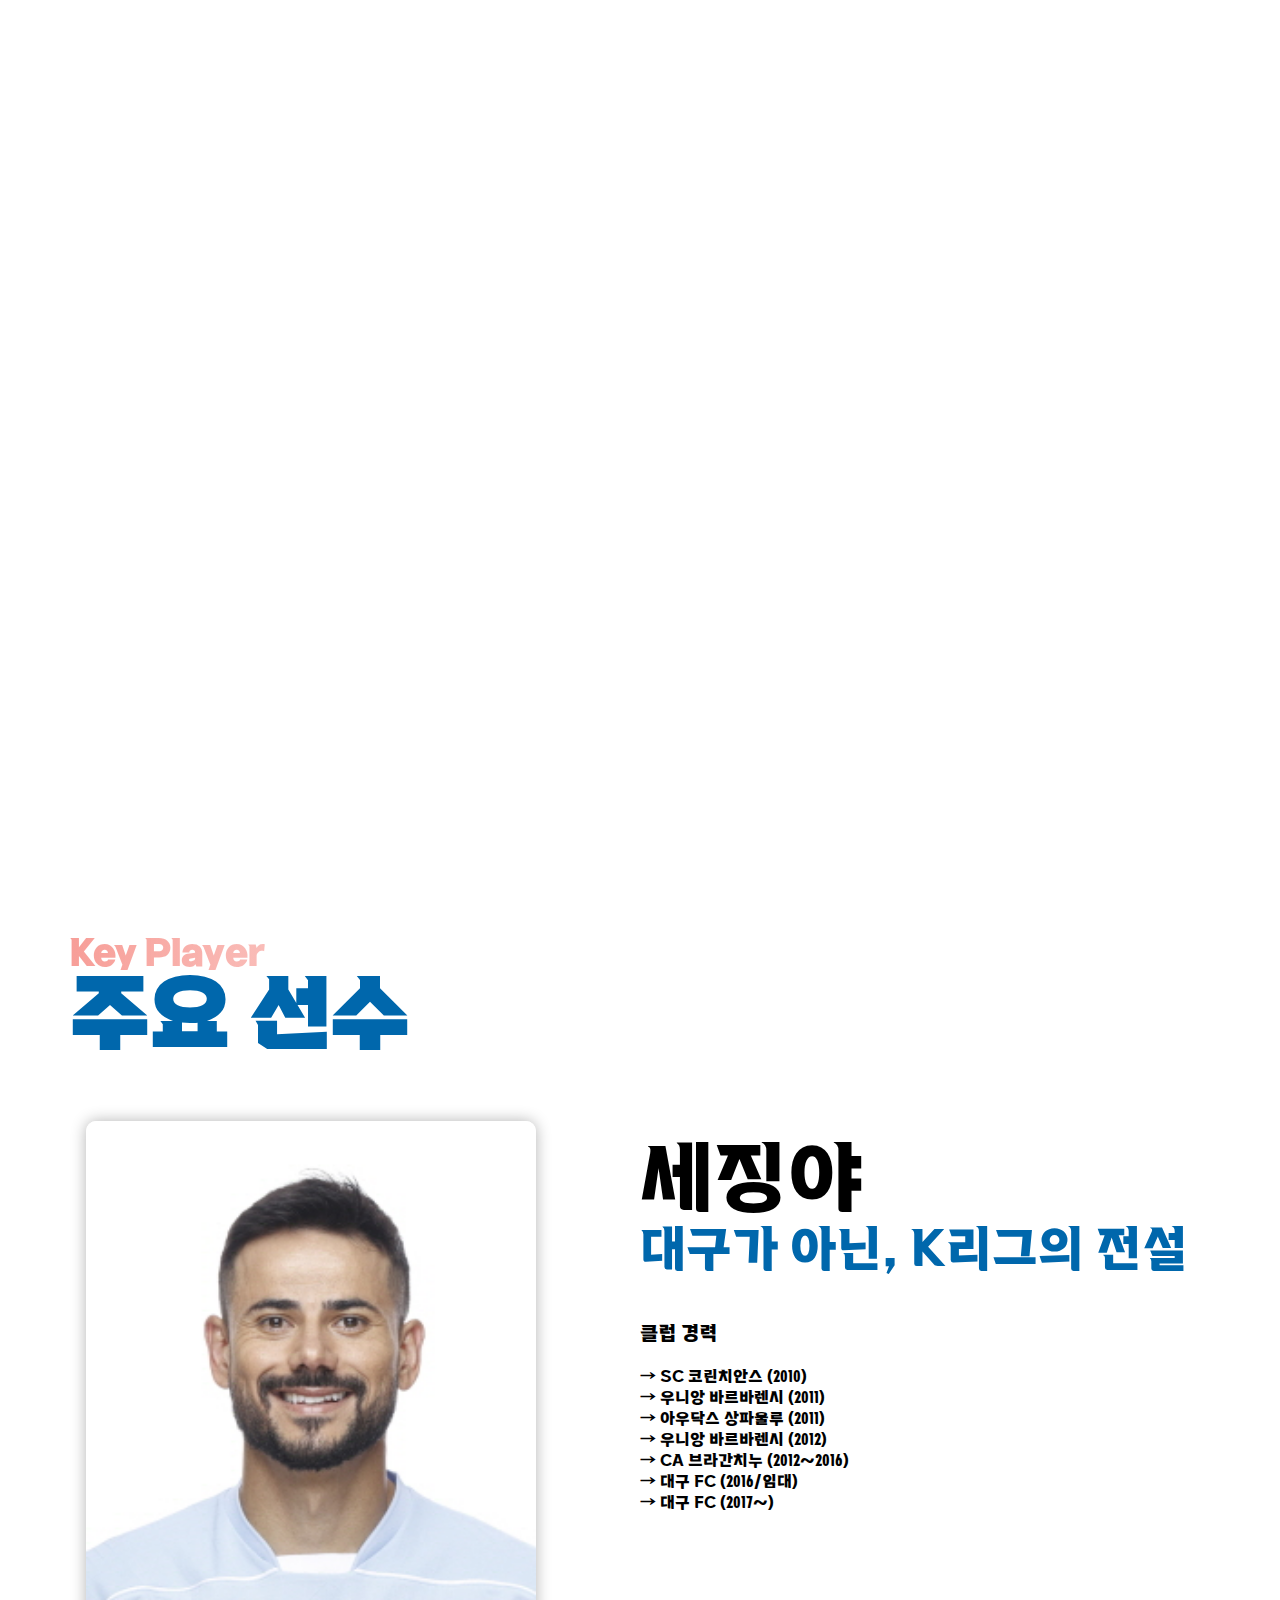
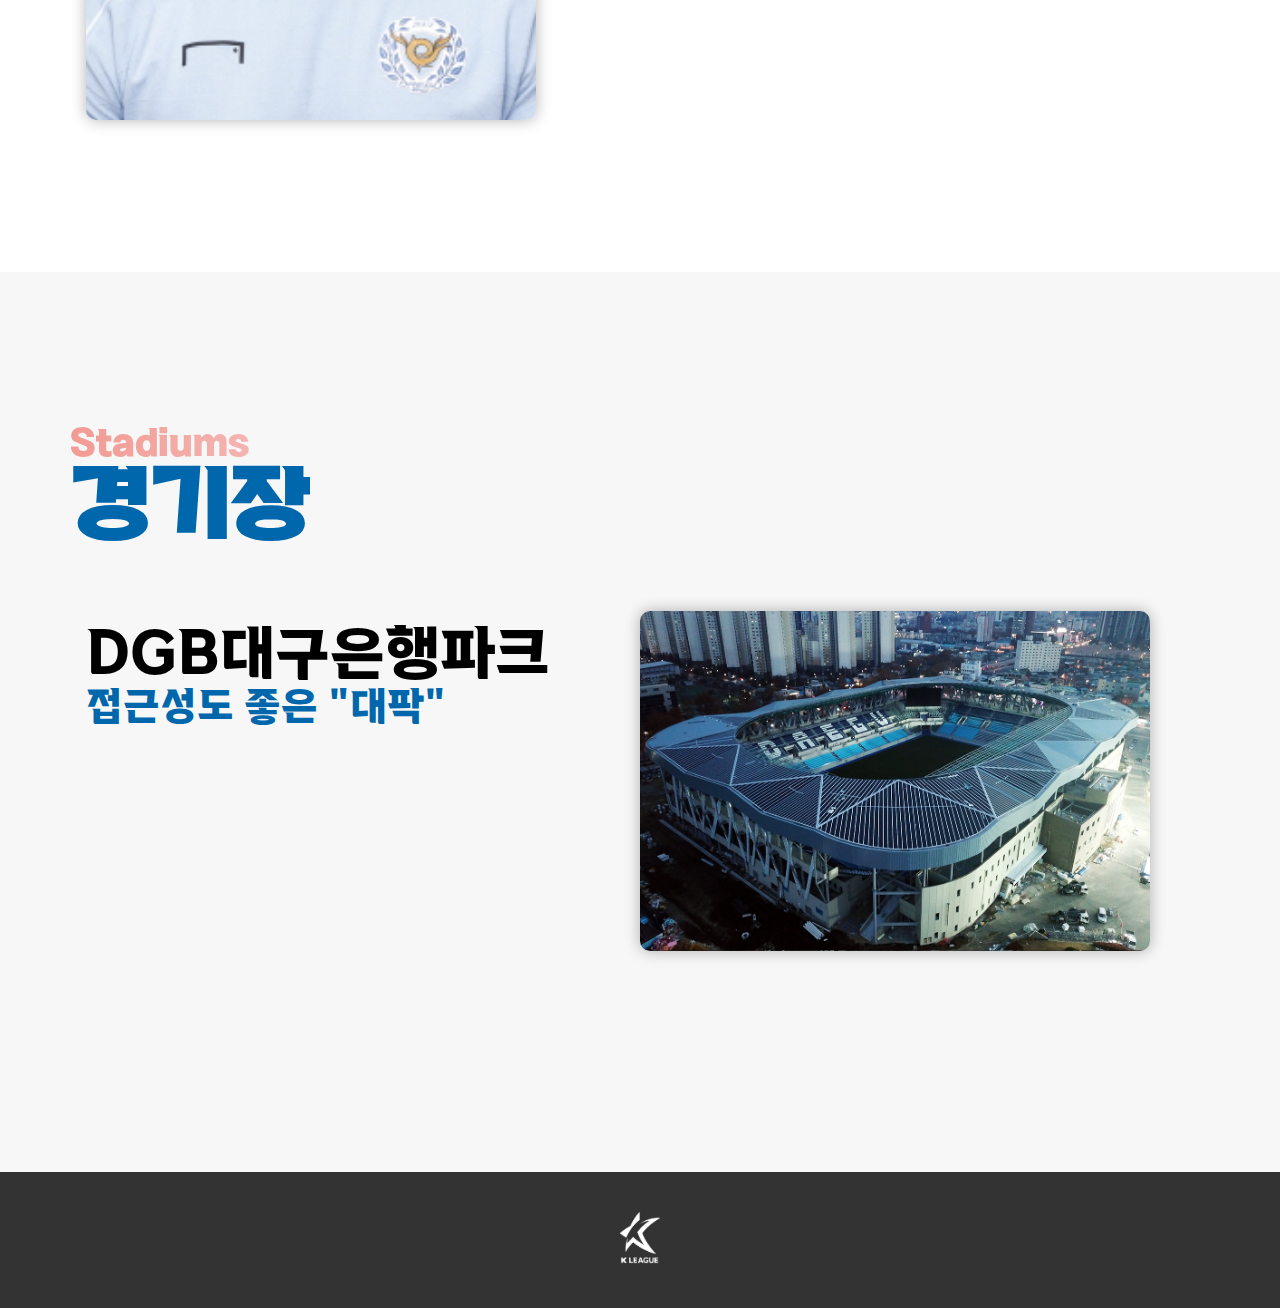
<file: club/club_daegu.html>
<!DOCTYPE html>
<html lang="ko">
  <head>
    <meta charset="UTF-8" />
    <meta name="viewport" content="width=device-width, initial-scale=1.0" />
    <title>대구FC</title>
    <link rel="stylesheet" href="club_daegu.css" />
    <style>
      @font-face {
        font-family: 'KLeagueBasic';
        src: url('font/KLeagueBasic-Medium.ttf') format('truetype');
        font-weight: normal;
        font-style: normal;
      }

      @font-face {
        font-family: 'KLeagueBasic';
        src: url('font/KLeagueDynamic-ExtraBold.ttf') format('truetype');
        font-weight: bold;
        font-style: normal;
      }

      body {
        font-family: 'KLeagueBasic', sans-serif;
      }
    </style>
  </head>

  <body>
    <!-- 왼쪽 사이드 네비게이션 -->
    <div id="sideNav">
      <a href="#main">Main</a>
      <a href="#about">Intro</a>
      <a href="#club">Player</a>
      <a href="#stadium">Stadiums</a>
    </div>
    <!-- 사이드 네비게이션 끝 -->

    <!-- 오른쪽 네비게이션 컨테이너 추가 -->
    <div id="navContainer">
      <button id="toggleNavBtn">☰</button>
      <nav id="sideNavRight">
        <div class="table">
          <div class="row">
            <div class="cell">
              <a href="/club/club_ulsan.html">
                <img src="image/Ulsan.svg" alt="울산HD" width="49" />
              </a>
            </div>
            <div class="cell">
              <a href="/club/club_jeonbuk.html">
                <img src="image/Jeonbuk.png" alt="전북현대" width="63" />
              </a>
            </div>
          </div>
          <div class="row">
            <div class="cell">
              <a href="/club/club_seoul.html">
                <img src="image/seoul.png" alt="FC서울" width="64" />
              </a>
            </div>
            <div class="cell">
              <a href="/club/club_gangwon.html">
                <img src="image/gangwon.png" alt="강원FC" width="60" />
              </a>
            </div>
          </div>
          <div class="row">
            <div class="cell">
              <a href="/club/club_jeju.html">
                <img src="image/Jeju.svg" alt="제주" width="54" />
              </a>
            </div>
            <div class="cell">
              <a href="/club/club_incheon.html">
                <img src="image/Incheon.png" alt="인천" width="48" />
              </a>
            </div>
          </div>
          <div class="row">
            <div class="cell">
              <a href="/club/club_pohang.html">
                <img src="image/Pohang.svg" alt="포항" width="60" />
              </a>
            </div>
            <div class="cell">
              <a href="/club/club_daejeon.html">
                <img src="image/daejeon.png" alt="대전" width="50" />
              </a>
            </div>
          </div>
          <div class="row">
            <div class="cell">
              <a href="/club/club_gimcheon.html">
                <img
                  id="kc"
                  src="image/gimcheon.svg"
                  alt="김천상무"
                  width="58"
                />
              </a>
            </div>
            <div class="cell">
              <a href="/club/club_suwon.html">
                <img src="image/suwon.png" alt="수원FC" width="70" />
              </a>
            </div>
          </div>
          <div class="row">
            <div class="cell">
              <a href="/club/club_daegu.html">
                <img src="image/Daegu.svg" alt="대구FC" width="60" />
              </a>
            </div>
            <div class="cell">
              <a href="/club/club_gwangju.html">
                <img src="image/gwangju.svg" alt="광주FC" width="48" />
              </a>
            </div>
          </div>
        </div>
      </nav>
    </div>

    <!-- 오버레이 추가 -->
    <div id="overlay"></div>

    <main id="main">
      <img id="face" src="image/Daegu.svg" alt="대구FC" width="320" />
      <table id="clubs_main">
        <tr>
          <td>
            <a href="/main/index.html">
              <img src="image/Kleague_ci.png" alt="K리그" width="28" />
            </a>
          </td>
          <td>
            <a href="/club/club_ulsan.html">
              <img src="image/Ulsan.svg" alt="울산HD" width="28" />
            </a>
          </td>
          <td>
            <a href="/club/club_jeonbuk.html">
              <img src="image/Jeonbuk.png" alt="전북현대" width="37" />
            </a>
          </td>
          <td>
            <a href="/club/club_seoul.html">
              <img src="image/seoul.png" alt="FC서울" width="30" />
            </a>
          </td>
          <td>
            <a href="/club/club_gangwon.html">
              <img src="image/gangwon.png" alt="강원FC" width="33" />
            </a>
          </td>
          <td>
            <a href="/club/club_jeju.html">
              <img src="image/Jeju.svg" alt="제주" width="28" />
            </a>
          </td>
          <td>
            <a href="/club/club_incheon.html">
              <img src="image/Incheon.png" alt="인천" width="25" />
            </a>
          </td>
          <td>
            <a href="/club/club_pohang.html">
              <img src="image/Pohang.svg" alt="포항" width="34" />
            </a>
          </td>
          <td>
            <a href="/club/club_daejeon.html">
              <img src="image/daejeon.png" alt="대전" width="25" />
            </a>
          </td>
          <td>
            <a href="/club/club_gimcheon.html">
              <img src="image/gimcheon.svg" alt="김천상무" width="30" />
            </a>
          </td>
          <td>
            <a href="/club/club_suwon.html">
              <img
                id="수원_main"
                src="image/suwon.png"
                alt="수원FC"
                width="40"
              />
            </a>
          </td>
          <td>
            <a href="/club/club_gwangju.html">
              <img src="image/gwangju.svg" alt="광주FC" width="25" />
            </a>
          </td>
        </tr>
      </table>
    </main>

    <section id="about" class="about">
      <div class="container">
        <div class="about-KLEAGUE">
          <div class="left">
            <img src="image/Daegu.svg" alt="대구FC" height="300" />
          </div>
          <div class="right">
            <h3 style="font-size: 70px">시민구단의 모범</h3>
            <p>
              대구광역시 안에서의 대구 FC는 문화로 자리매김한 듯하다. 2023 시즌,
              11번의 매진을 기록할 정도로 직관을 위해선 티켓이 오픈하자마자
              예매를 진행해야 하며 티켓을 웃돈을 주고 판매하는 암표까지 있을
              정도이다.
              <br />
              팀의 살아있는 레전드인
              <b style="color: hsl(203, 100%, 63%); font-size: larger"
                >세징야와 에드가</b
              >가 점점 노쇠화가 되어가지만 고재현, 황재원 등 뛰어난 어린
              자원들이 있기 때문에 새로운 에이스 등장을 기다리는 대구 FC이다.
              <br />
              <br />
            </p>
          </div>
        </div>
      </div>
    </section>

    <div class="bg"></div>

    <section id="club" class="club">
      <div class="container">
        <div class="title">
          <h4>Key Player</h4>
          <h2>주요 선수</h2>
        </div>

        <div class="club-me">
          <div class="club-inner">
            <div class="player_left">
              <img
                class="player_img"
                src="image/player_daegu.jpg"
                alt="세징야"
                width="450px"
              />
            </div>
            <div class="player_right">
              <p style="font-size: 80px">세징야</p>
              <br />
              <p
                class="tagline"
                style="font-size: 50px; color: rgb(0, 103, 172)"
              >
                대구가 아닌, K리그의 전설
              </p>
              <br /><br />
              <ul>
                <li style="font-size: 20px">클럽 경력</li>
                <br />
                <li>→ SC 코린치안스 (2010)</li>
                <li>→ 우니앙 바르바렌시 (2011)</li>
                <li>→ 아우닥스 상파울루 (2011)</li>
                <li>→ 우니앙 바르바렌시 (2012)</li>
                <li>→ CA 브라간치누 (2012~2016)</li>
                <li>→ 대구 FC (2016/임대)</li>
                <li>→ 대구 FC (2017~)</li>
                <br /><br />
              </ul>
            </div>
          </div>
        </div>
      </div>
    </section>

    <section id="stadium" class="stadium">
      <div class="container">
        <div class="title">
          <h4>Stadiums</h4>
          <h2>경기장</h2>
        </div>

        <div class="club-me">
          <div class="club-inner">
            <div class="player_right">
              <p style="font-size: 60px">DGB대구은행파크</p>
              <br />
              <p
                class="tagline"
                style="font-size: 40px; color: rgb(0, 103, 172)"
              >
                접근성도 좋은 "대팍"
              </p>
              <br /><br />
            </div>
            <div class="player_left">
              <img
                class="player_img"
                src="image/stadium_daegu.jpg"
                alt="울산문수축구경기장"
                width="510px"
              />
            </div>
          </div>
        </div>
      </div>
    </section>

    <footer>
      <div class="container">
        <div class="footer-content">
          <div>
            <a href="https://www.kleague.com/" target="_blank"
              ><img src="image/Kleague_footer.png" alt="kleague" width="40px"
            /></a>
          </div>
        </div>
      </div>
    </footer>

    <script src="club.js"></script>
  </body>
</html>
</file>
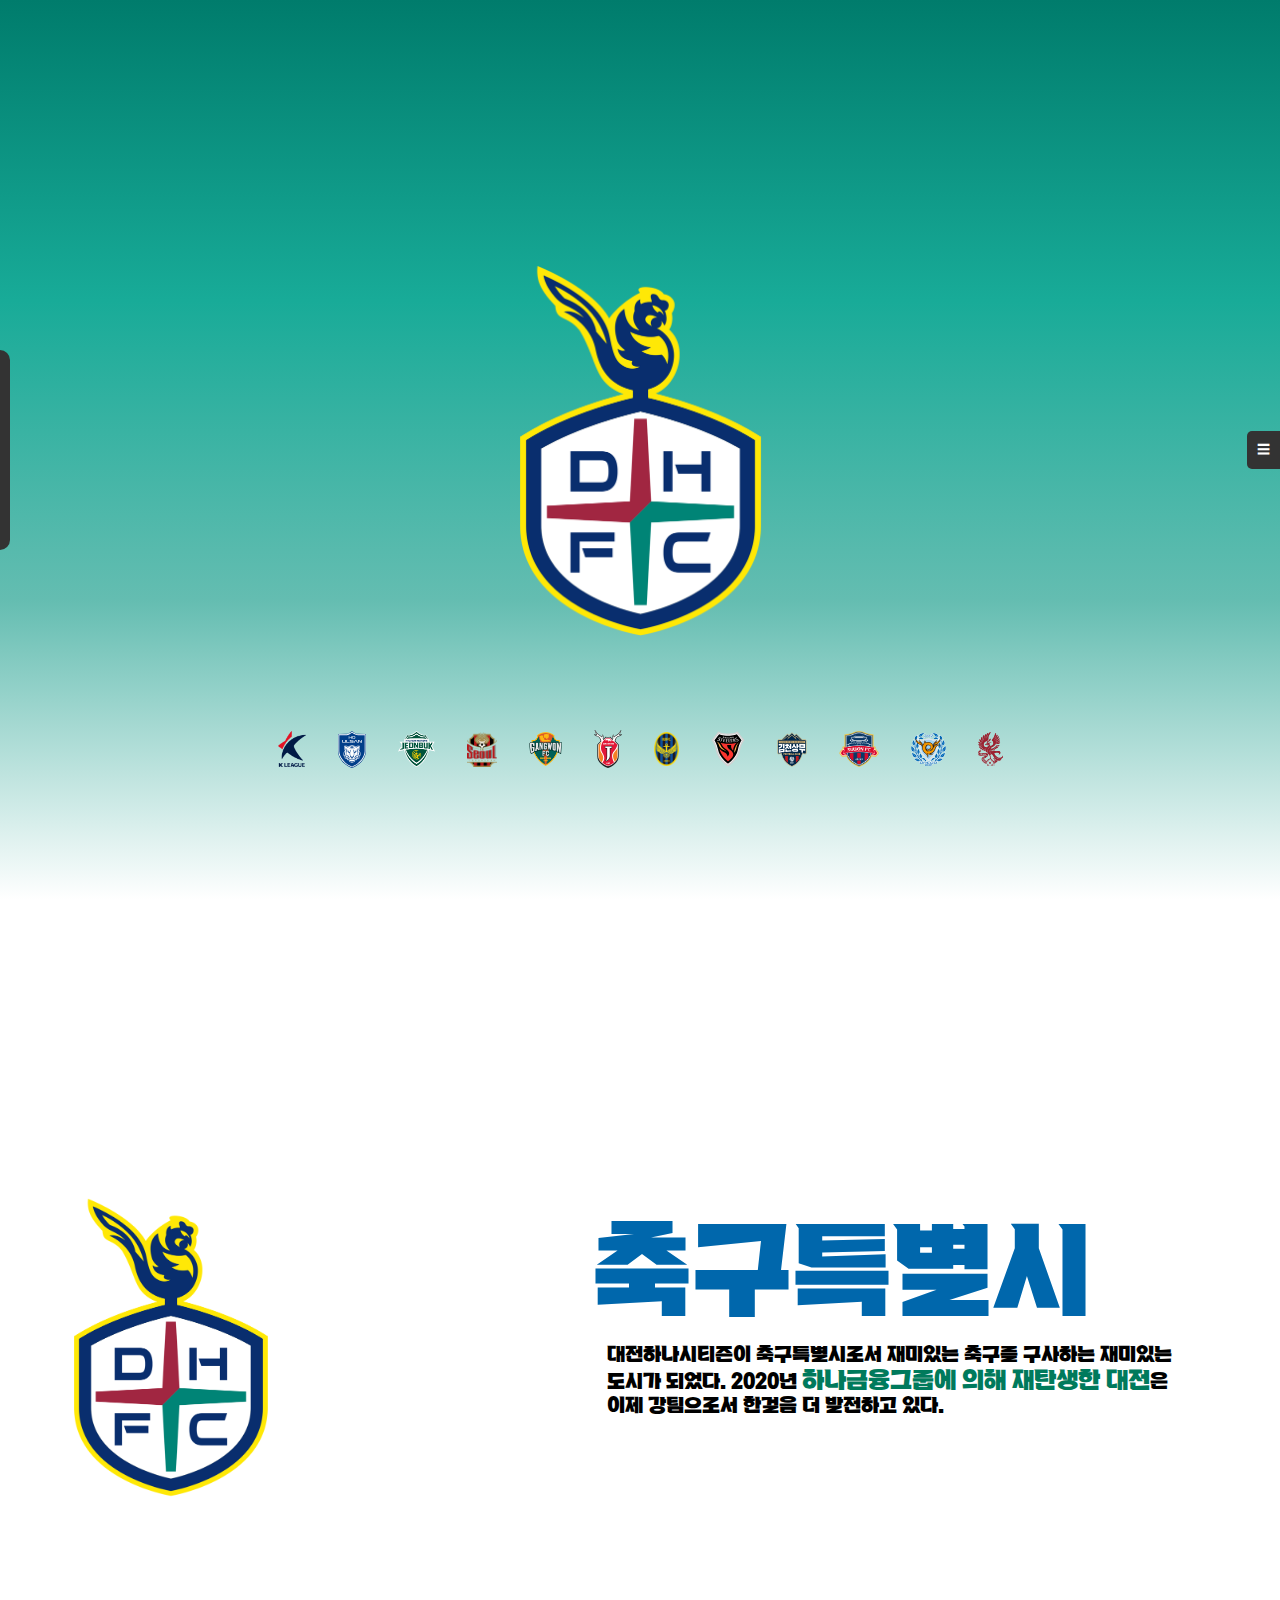
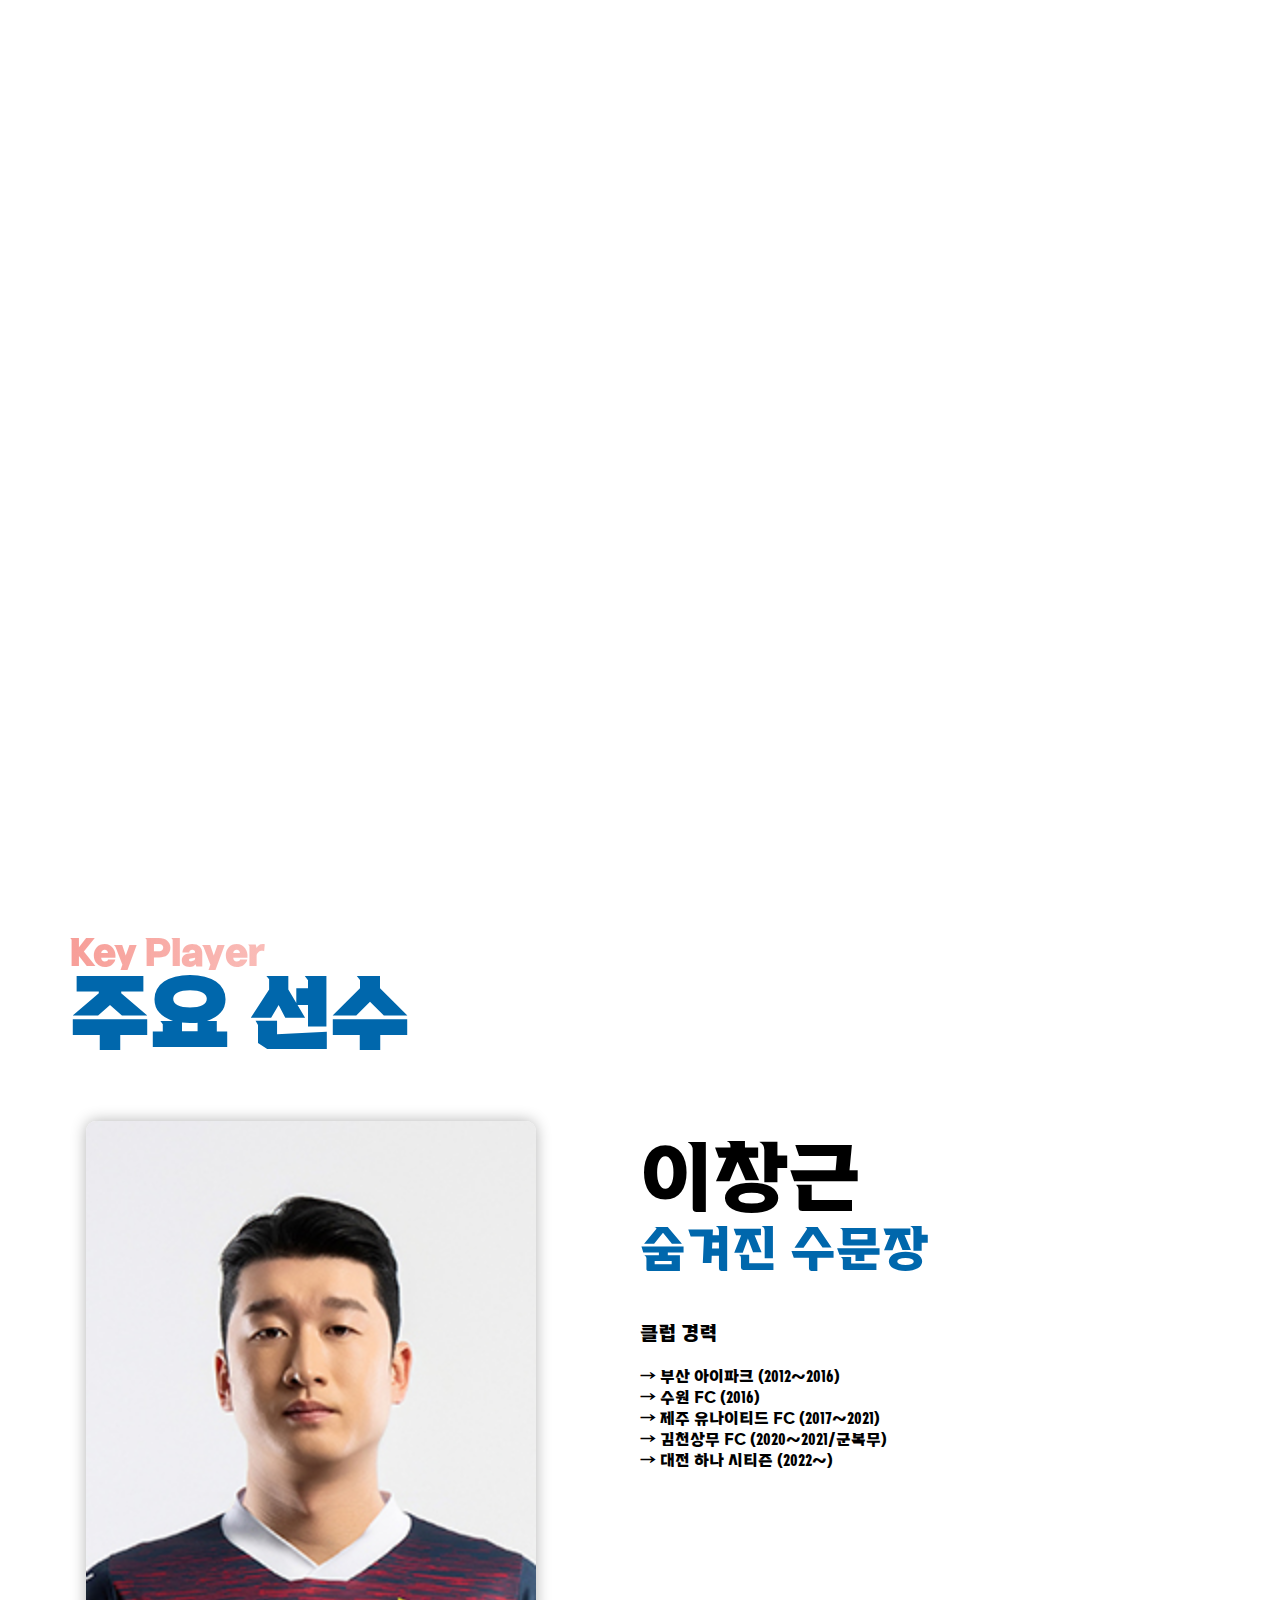
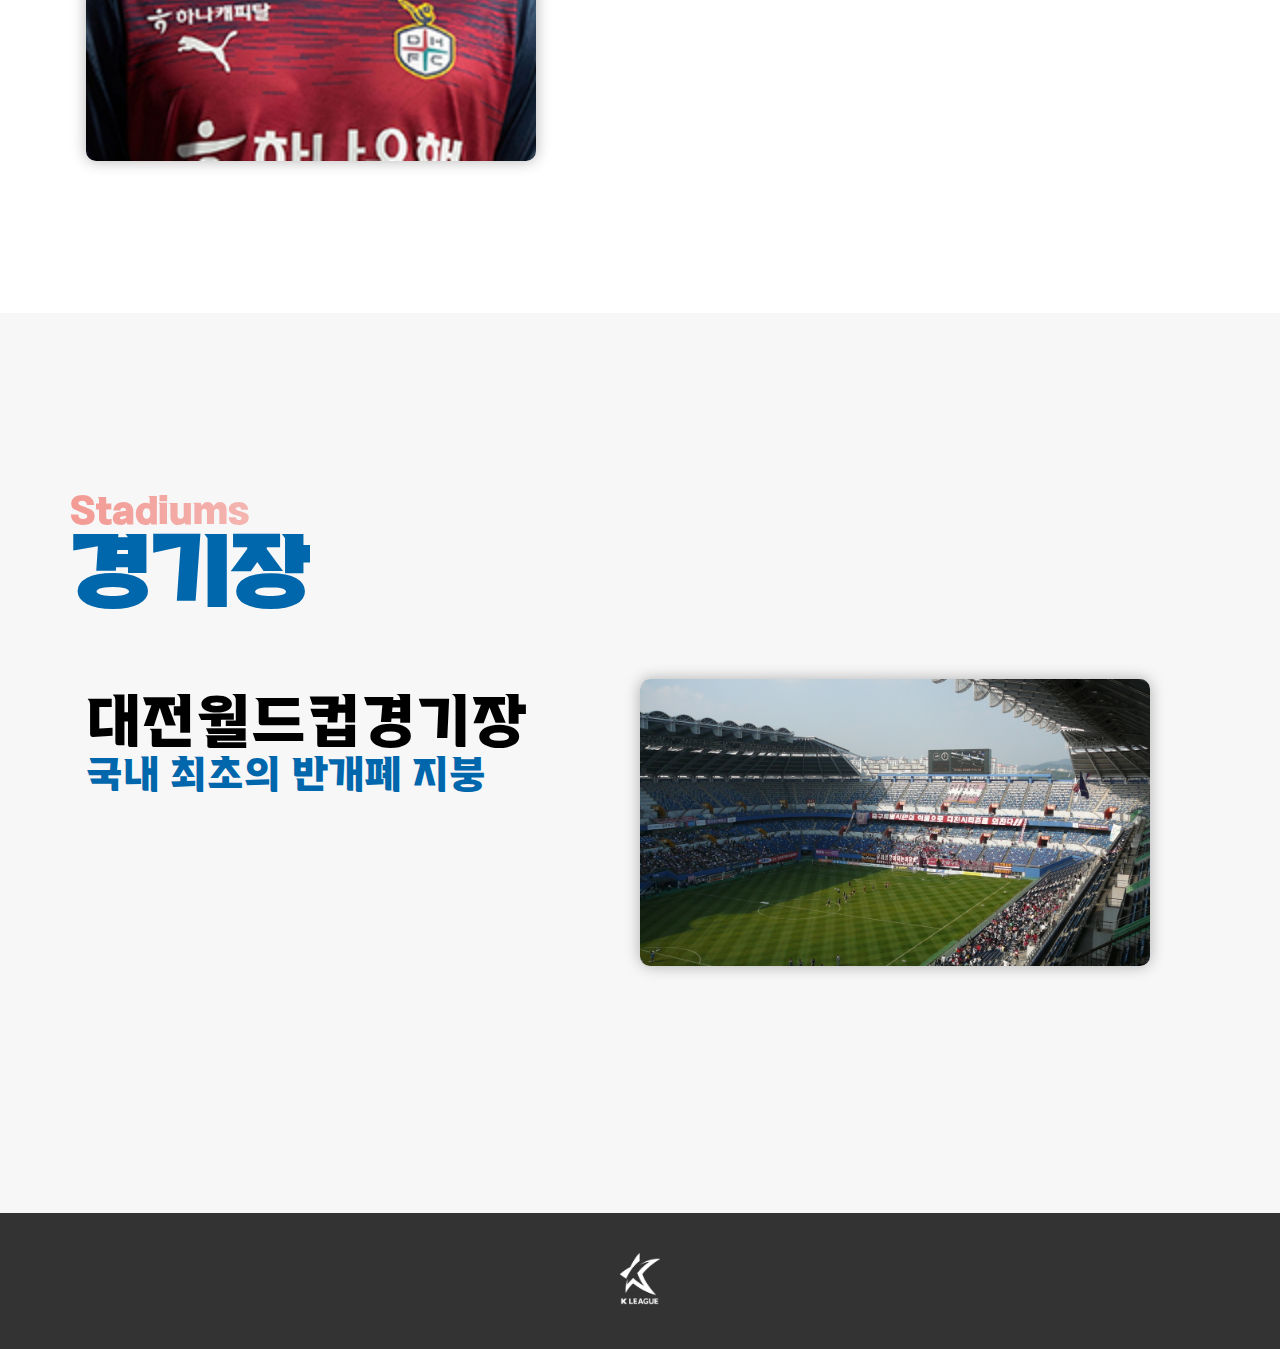
<file: club/club_daejeon.html>
<!DOCTYPE html>
<html lang="ko">
  <head>
    <meta charset="UTF-8" />
    <meta name="viewport" content="width=device-width, initial-scale=1.0" />
    <title>대전하나시티즌</title>
    <link rel="stylesheet" href="club_daejeon.css" />
    <style>
      @font-face {
        font-family: 'KLeagueBasic';
        src: url('font/KLeagueBasic-Medium.ttf') format('truetype');
        font-weight: normal;
        font-style: normal;
      }

      @font-face {
        font-family: 'KLeagueBasic';
        src: url('font/KLeagueDynamic-ExtraBold.ttf') format('truetype');
        font-weight: bold;
        font-style: normal;
      }

      body {
        font-family: 'KLeagueBasic', sans-serif;
      }
    </style>
  </head>

  <body>
    <!-- 왼쪽 사이드 네비게이션 -->
    <div id="sideNav">
      <a href="#main">Main</a>
      <a href="#about">Intro</a>
      <a href="#club">Player</a>
      <a href="#stadium">Stadiums</a>
    </div>
    <!-- 사이드 네비게이션 끝 -->

    <!-- 오른쪽 네비게이션 컨테이너 추가 -->
    <div id="navContainer">
      <button id="toggleNavBtn">☰</button>
      <nav id="sideNavRight">
        <div class="table">
          <div class="row">
            <div class="cell">
              <a href="/club/club_ulsan.html">
                <img src="image/Ulsan.svg" alt="울산HD" width="49" />
              </a>
            </div>
            <div class="cell">
              <a href="/club/club_jeonbuk.html">
                <img src="image/Jeonbuk.png" alt="전북현대" width="63" />
              </a>
            </div>
          </div>
          <div class="row">
            <div class="cell">
              <a href="/club/club_seoul.html">
                <img src="image/seoul.png" alt="FC서울" width="64" />
              </a>
            </div>
            <div class="cell">
              <a href="/club/club_gangwon.html">
                <img src="image/gangwon.png" alt="강원FC" width="60" />
              </a>
            </div>
          </div>
          <div class="row">
            <div class="cell">
              <a href="/club/club_jeju.html">
                <img src="image/Jeju.svg" alt="제주" width="54" />
              </a>
            </div>
            <div class="cell">
              <a href="/club/club_incheon.html">
                <img src="image/Incheon.png" alt="인천" width="48" />
              </a>
            </div>
          </div>
          <div class="row">
            <div class="cell">
              <a href="/club/club_pohang.html">
                <img src="image/Pohang.svg" alt="포항" width="60" />
              </a>
            </div>
            <div class="cell">
              <a href="/club/club_daejeon.html">
                <img src="image/daejeon.png" alt="대전" width="50" />
              </a>
            </div>
          </div>
          <div class="row">
            <div class="cell">
              <a href="/club/club_gimcheon.html">
                <img
                  id="kc"
                  src="image/gimcheon.svg"
                  alt="김천상무"
                  width="58"
                />
              </a>
            </div>
            <div class="cell">
              <a href="/club/club_suwon.html">
                <img src="image/suwon.png" alt="수원FC" width="70" />
              </a>
            </div>
          </div>
          <div class="row">
            <div class="cell">
              <a href="/club/club_daegu.html">
                <img src="image/Daegu.svg" alt="대구FC" width="60" />
              </a>
            </div>
            <div class="cell">
              <a href="/club/club_gwangju.html">
                <img src="image/gwangju.svg" alt="광주FC" width="48" />
              </a>
            </div>
          </div>
        </div>
      </nav>
    </div>

    <!-- 오버레이 추가 -->
    <div id="overlay"></div>

    <main id="main">
      <img id="face" src="image/daejeon.png" alt="대전" width="250" />
      <table id="clubs_main">
        <tr>
          <td>
            <a href="/main/index.html">
              <img src="image/Kleague_ci.png" alt="K리그" width="28" />
            </a>
          </td>
          <td>
            <a href="/club/club_ulsan.html">
              <img src="image/Ulsan.svg" alt="울산HD" width="28" />
            </a>
          </td>
          <td>
            <a href="/club/club_jeonbuk.html">
              <img src="image/Jeonbuk.png" alt="전북현대" width="37" />
            </a>
          </td>
          <td>
            <a href="/club/club_seoul.html">
              <img src="image/seoul.png" alt="FC서울" width="30" />
            </a>
          </td>
          <td>
            <a href="/club/club_gangwon.html">
              <img src="image/gangwon.png" alt="강원FC" width="33" />
            </a>
          </td>
          <td>
            <a href="/club/club_jeju.html">
              <img src="image/Jeju.svg" alt="제주" width="28" />
            </a>
          </td>
          <td>
            <a href="/club/club_incheon.html">
              <img src="image/Incheon.png" alt="인천" width="25" />
            </a>
          </td>
          <td>
            <a href="/club/club_pohang.html">
              <img src="image/Pohang.svg" alt="포항" width="34" />
            </a>
          </td>
          <td>
            <a href="/club/club_gimcheon.html">
              <img src="image/gimcheon.svg" alt="김천상무" width="30" />
            </a>
          </td>
          <td>
            <a href="/club/club_suwon.html">
              <img
                id="수원_main"
                src="image/suwon.png"
                alt="수원FC"
                width="40"
              />
            </a>
          </td>
          <td>
            <a href="/club/club_daegu.html">
              <img src="image/Daegu.svg" alt="대구FC" width="35" />
            </a>
          </td>
          <td>
            <a href="/club/club_gwangju.html">
              <img src="image/gwangju.svg" alt="광주FC" width="25" />
            </a>
          </td>
        </tr>
      </table>
    </main>

    <section id="about" class="about">
      <div class="container">
        <div class="about-KLEAGUE">
          <div class="left">
            <img src="image/daejeon.png" alt="k리그" height="300" />
          </div>
          <div class="right">
            <h3>축구특별시</h3>
            <p>
              대전하나시티즌이 축구특별시로서 재미있는 축구를 구사하는 재미있는
              도시가 되었다. 2020년
              <b style="color: hsl(165, 100%, 24%); font-size: larger"
                >하나금융그룹에 의해 재탄생한 대전</b
              >은 이제 강팀으로서 한걸음 더 발전하고 있다.
            </p>
          </div>
        </div>
      </div>
    </section>

    <div class="bg"></div>

    <section id="club" class="club">
      <div class="container">
        <div class="title">
          <h4>Key Player</h4>
          <h2>주요 선수</h2>
        </div>

        <div class="club-me">
          <div class="club-inner">
            <div class="player_left">
              <img
                class="player_img"
                src="image/player_daejeon.jpg"
                alt="주민규"
                width="450px"
              />
            </div>
            <div class="player_right">
              <p style="font-size: 80px">이창근</p>
              <br />
              <p
                class="tagline"
                style="font-size: 50px; color: rgb(0, 103, 172)"
              >
                숨겨진 수문장
              </p>
              <br /><br />
              <ul>
                <li style="font-size: 20px">클럽 경력</li>
                <br />
                <li>→ 부산 아이파크 (2012~2016)</li>
                <li>→ 수원 FC (2016)</li>
                <li>→ 제주 유나이티드 FC (2017~2021)</li>
                <li>→ 김천상무 FC (2020~2021/군복무)</li>
                <li>→ 대전 하나 시티즌 (2022~)</li>
                <br /><br />
              </ul>
            </div>
          </div>
        </div>
      </div>
    </section>

    <section id="stadium" class="stadium">
      <div class="container">
        <div class="title">
          <h4>Stadiums</h4>
          <h2>경기장</h2>
        </div>

        <div class="club-me">
          <div class="club-inner">
            <div class="player_right">
              <p style="font-size: 60px">대전월드컵경기장</p>
              <br />
              <p
                class="tagline"
                style="font-size: 40px; color: rgb(0, 103, 172)"
              >
                국내 최초의 반개폐 지붕
              </p>
              <br /><br />
            </div>
            <div class="player_left">
              <img
                class="player_img"
                src="image/stadium_daejeon.jfif"
                alt="광주축구전용구장"
                width="510px"
              />
            </div>
          </div>
        </div>
      </div>
    </section>

    <footer>
      <div class="container">
        <div class="footer-content">
          <div>
            <a href="https://www.kleague.com/" target="_blank"
              ><img src="image/Kleague_footer.png" alt="kleague" width="40px"
            /></a>
          </div>
        </div>
      </div>
    </footer>

    <script src="club.js"></script>
  </body>
</html>
</file>
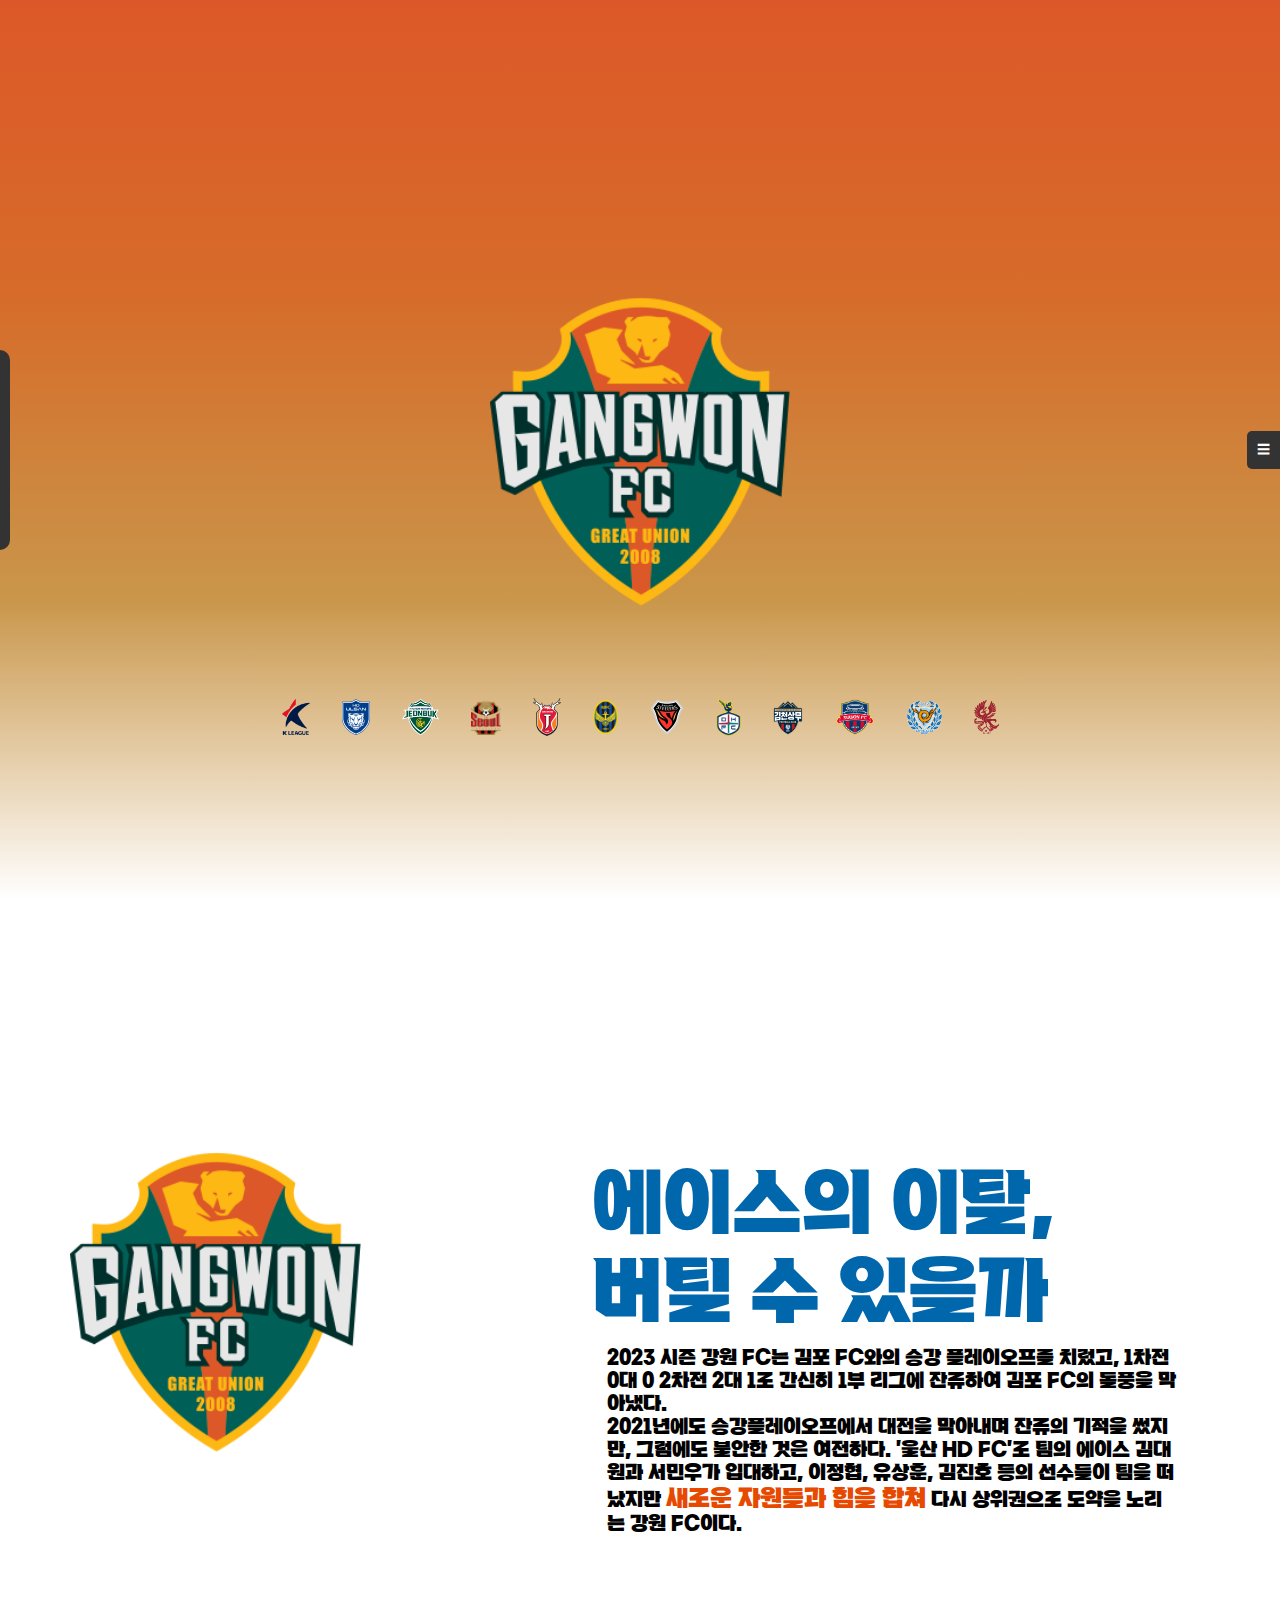
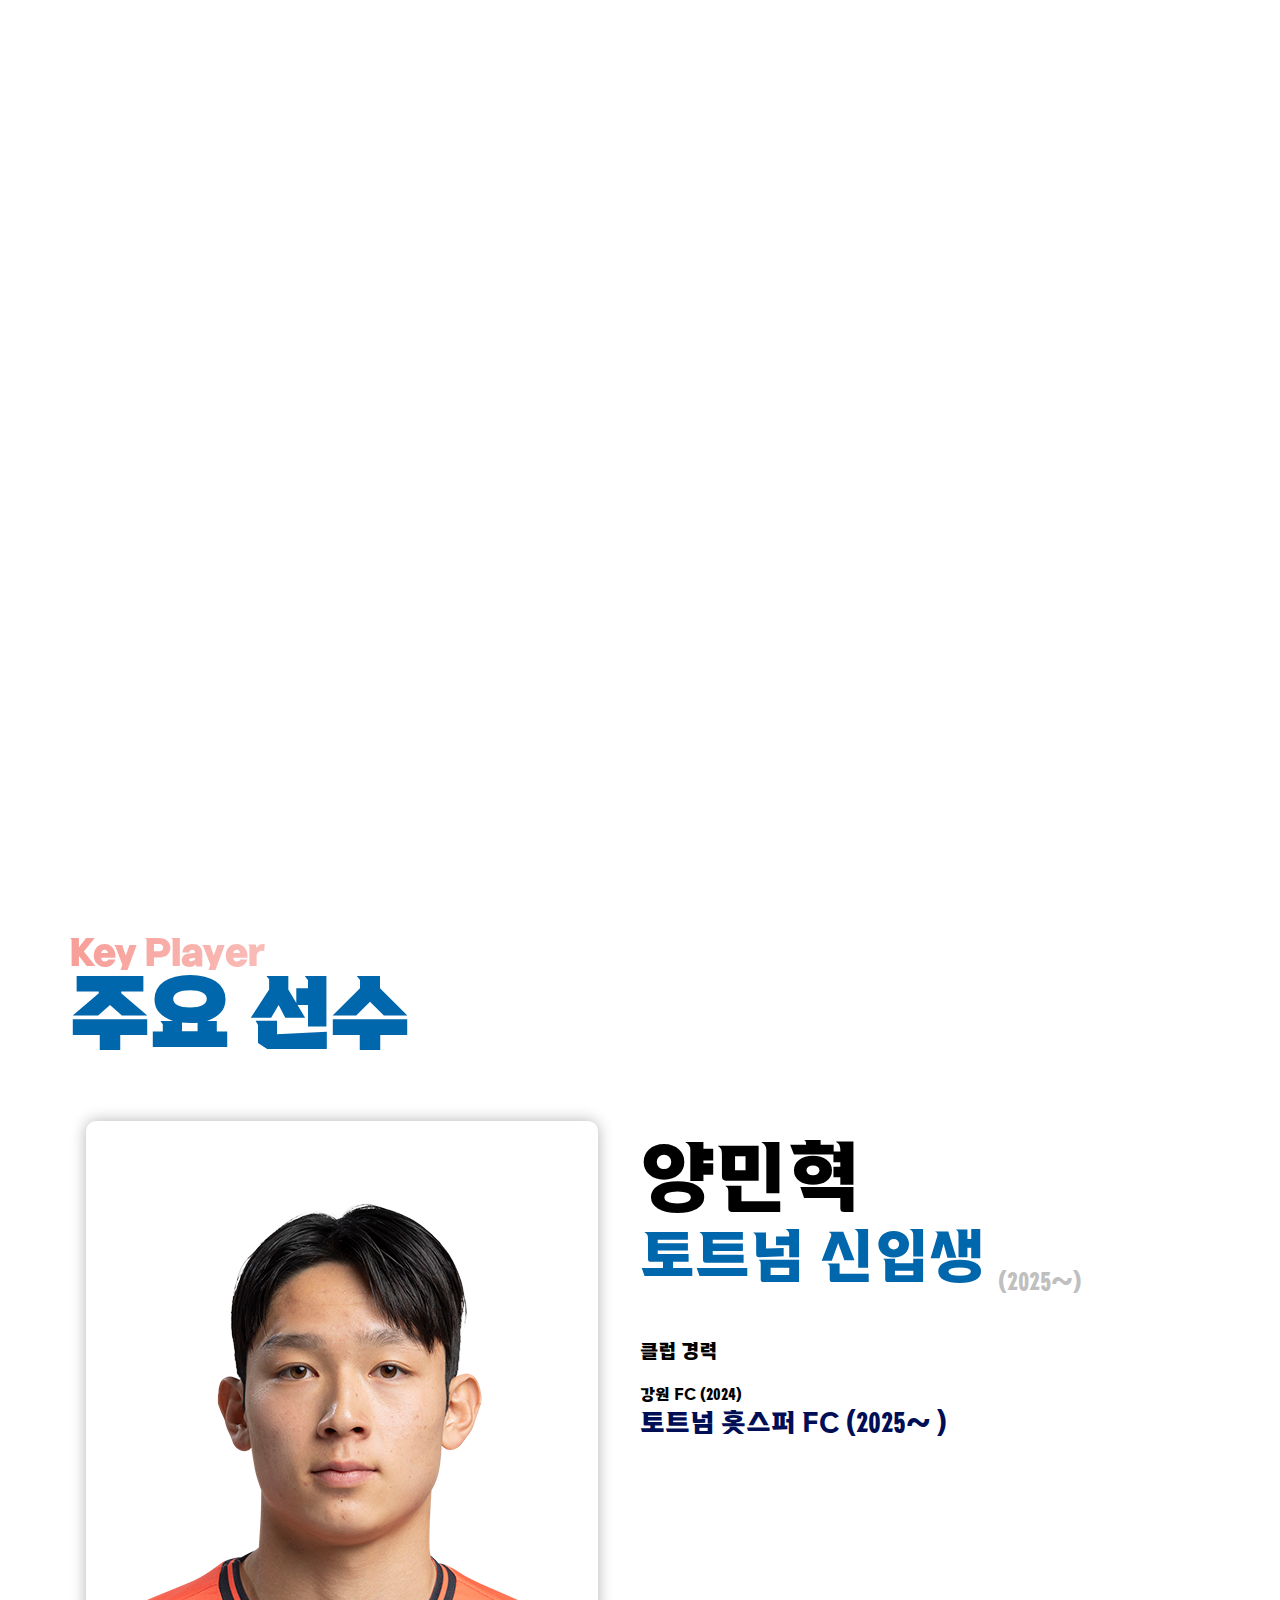
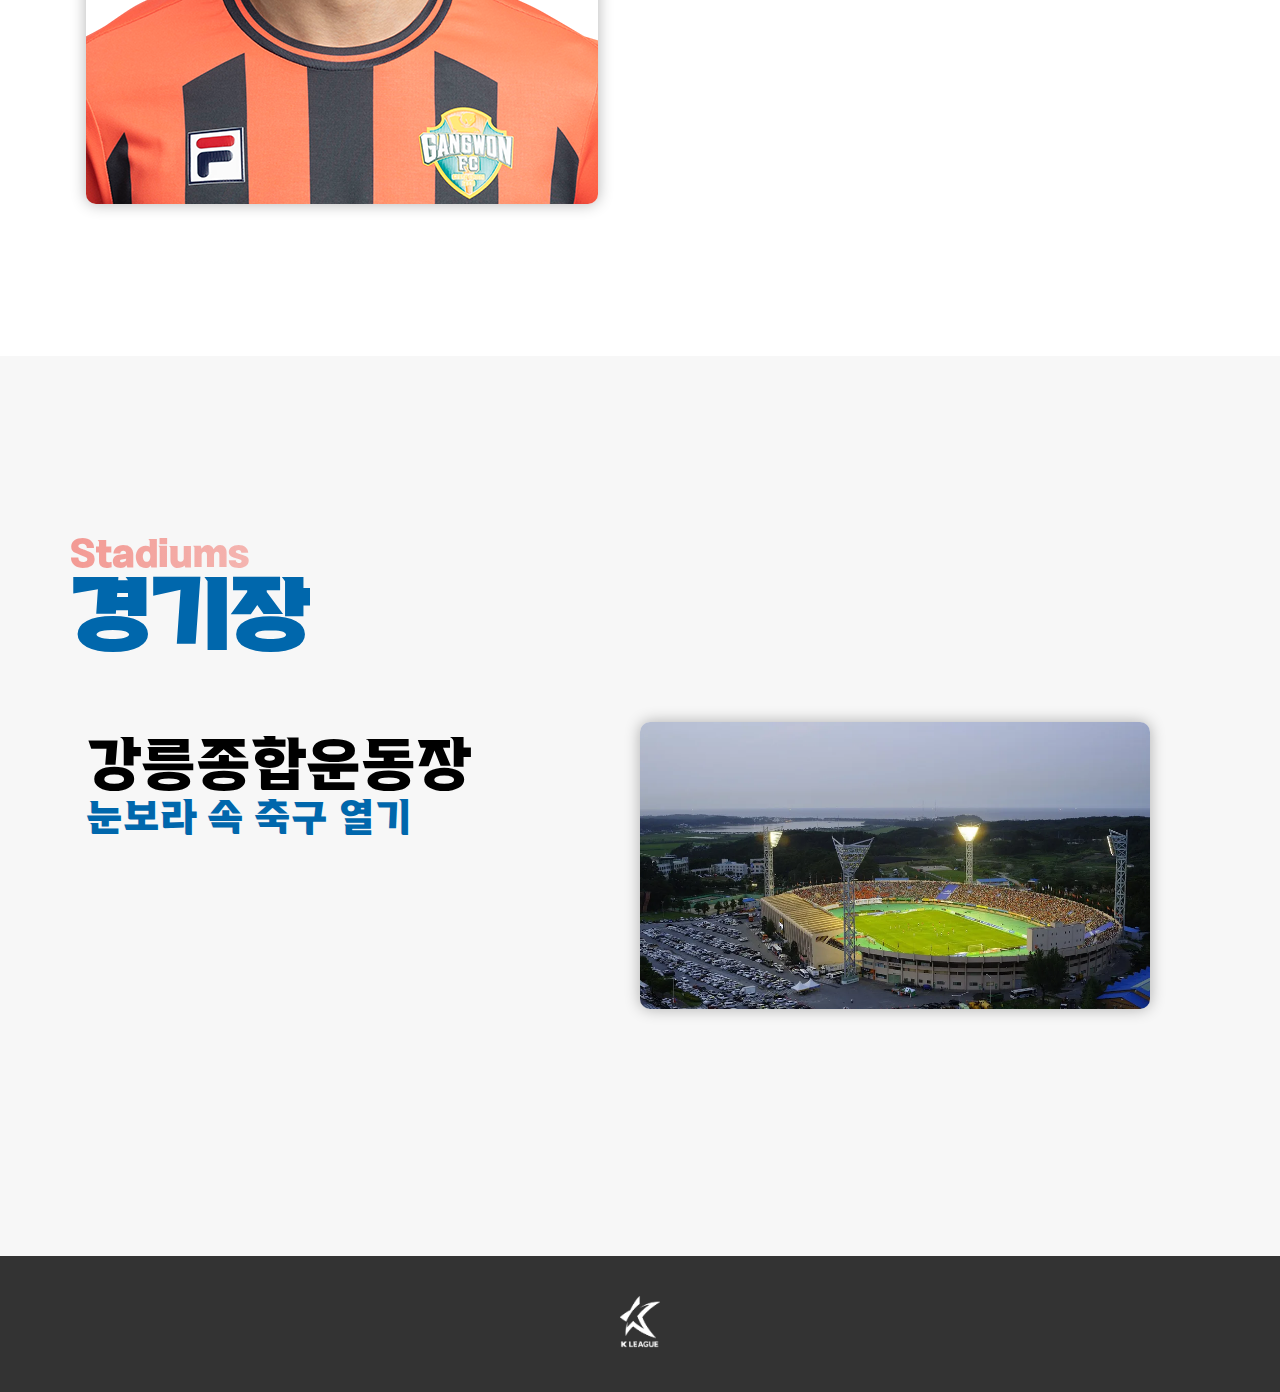
<file: club/club_gangwon.html>
<!DOCTYPE html>
<html lang="ko">
  <head>
    <meta charset="UTF-8" />
    <meta name="viewport" content="width=device-width, initial-scale=1.0" />
    <title>강원FC</title>
    <link rel="stylesheet" href="club_gangwon.css" />
    <style>
      @font-face {
        font-family: 'KLeagueBasic';
        src: url('font/KLeagueBasic-Medium.ttf') format('truetype');
        font-weight: normal;
        font-style: normal;
      }

      @font-face {
        font-family: 'KLeagueBasic';
        src: url('font/KLeagueDynamic-ExtraBold.ttf') format('truetype');
        font-weight: bold;
        font-style: normal;
      }

      body {
        font-family: 'KLeagueBasic', sans-serif;
      }
    </style>
  </head>

  <body>
    <!-- 왼쪽 사이드 네비게이션 -->
    <div id="sideNav">
      <a href="#main">Main</a>
      <a href="#about">Intro</a>
      <a href="#club">Player</a>
      <a href="#stadium">Stadiums</a>
    </div>
    <!-- 사이드 네비게이션 끝 -->

    <!-- 오른쪽 네비게이션 컨테이너 추가 -->
    <div id="navContainer">
      <button id="toggleNavBtn">☰</button>
      <nav id="sideNavRight">
        <div class="table">
          <div class="row">
            <div class="cell">
              <a href="/club/club_ulsan.html">
                <img src="image/Ulsan.svg" alt="울산HD" width="49" />
              </a>
            </div>
            <div class="cell">
              <a href="/club/club_jeonbuk.html">
                <img src="image/Jeonbuk.png" alt="전북현대" width="63" />
              </a>
            </div>
          </div>
          <div class="row">
            <div class="cell">
              <a href="/club/club_seoul.html">
                <img src="image/seoul.png" alt="FC서울" width="64" />
              </a>
            </div>
            <div class="cell">
              <a href="/club/club_gangwon.html">
                <img src="image/gangwon.png" alt="강원FC" width="60" />
              </a>
            </div>
          </div>
          <div class="row">
            <div class="cell">
              <a href="/club/club_jeju.html">
                <img src="image/Jeju.svg" alt="제주" width="54" />
              </a>
            </div>
            <div class="cell">
              <a href="/club/club_incheon.html">
                <img src="image/Incheon.png" alt="인천" width="48" />
              </a>
            </div>
          </div>
          <div class="row">
            <div class="cell">
              <a href="/club/club_pohang.html">
                <img src="image/Pohang.svg" alt="포항" width="60" />
              </a>
            </div>
            <div class="cell">
              <a href="/club/club_daejeon.html">
                <img src="image/daejeon.png" alt="대전" width="50" />
              </a>
            </div>
          </div>
          <div class="row">
            <div class="cell">
              <a href="/club/club_gimcheon.html">
                <img
                  id="kc"
                  src="image/gimcheon.svg"
                  alt="김천상무"
                  width="58"
                />
              </a>
            </div>
            <div class="cell">
              <a href="/club/club_suwon.html">
                <img src="image/suwon.png" alt="수원FC" width="70" />
              </a>
            </div>
          </div>
          <div class="row">
            <div class="cell">
              <a href="/club/club_daegu.html">
                <img src="image/Daegu.svg" alt="대구FC" width="60" />
              </a>
            </div>
            <div class="cell">
              <a href="/club/club_gwangju.html">
                <img src="image/gwangju.svg" alt="광주FC" width="48" />
              </a>
            </div>
          </div>
        </div>
      </nav>
    </div>

    <!-- 오버레이 추가 -->
    <div id="overlay"></div>

    <main id="main">
      <img id="face" src="image/gangwon.png" alt="강원FC" width="300" />
      <table id="clubs_main">
        <tr>
          <td>
            <a href="/main/index.html">
              <img src="image/Kleague_ci.png" alt="K리그" width="28" />
            </a>
          </td>
          <td>
            <a href="/club/club_ulsan.html">
              <img src="image/Ulsan.svg" alt="울산HD" width="28" />
            </a>
          </td>
          <td>
            <a href="/club/club_jeonbuk.html">
              <img src="image/Jeonbuk.png" alt="전북현대" width="37" />
            </a>
          </td>
          <td>
            <a href="/club/club_seoul.html">
              <img src="image/seoul.png" alt="FC서울" width="30" />
            </a>
          </td>
          <td>
            <a href="/club/club_jeju.html">
              <img src="image/Jeju.svg" alt="제주" width="28" />
            </a>
          </td>
          <td>
            <a href="/club/club_incheon.html">
              <img src="image/Incheon.png" alt="인천" width="25" />
            </a>
          </td>
          <td>
            <a href="/club/club_pohang.html">
              <img src="image/Pohang.svg" alt="포항" width="34" />
            </a>
          </td>
          <td>
            <a href="/club/club_daejeon.html">
              <img src="image/daejeon.png" alt="대전" width="25" />
            </a>
          </td>
          <td>
            <a href="/club/club_gimcheon.html">
              <img src="image/gimcheon.svg" alt="김천상무" width="30" />
            </a>
          </td>
          <td>
            <a href="/club/club_suwon.html">
              <img
                id="수원_main"
                src="image/suwon.png"
                alt="수원FC"
                width="40"
              />
            </a>
          </td>
          <td>
            <a href="/club/club_daegu.html">
              <img src="image/Daegu.svg" alt="대구FC" width="35" />
            </a>
          </td>
          <td>
            <a href="/club/club_gwangju.html">
              <img src="image/gwangju.svg" alt="광주FC" width="25" />
            </a>
          </td>
        </tr>
      </table>
    </main>

    <section id="about" class="about">
      <div class="container">
        <div class="about-KLEAGUE">
          <div class="left">
            <img src="image/gangwon.png" alt="k리그" height="300" />
          </div>
          <div class="right">
            <h3 style="font-size: 70px">에이스의 이탈, <br />버틸 수 있을까</h3>
            <p>
              2023 시즌 강원 FC는 김포 FC와의 승강 플레이오프를 치렀고, 1차전
              0대 0 2차전 2대 1로 간신히 1부 리그에 잔류하여 김포 FC의 돌풍을
              막아냈다.
              <br />
              2021년에도 승강플레이오프에서 대전을 막아내며 잔류의 기적을
              썼지만, 그럼에도 불안한 것은 여전하다. '울산 HD FC'로 팀의 에이스
              김대원과 서민우가 입대하고, 이정협, 유상훈, 김진호 등의 선수들이
              팀을 떠났지만
              <b style="color: hsl(19, 100%, 45%); font-size: larger"
                >새로운 자원들과 힘을 합쳐</b
              >
              다시 상위권으로 도약을 노리는 강원 FC이다.
            </p>
          </div>
        </div>
      </div>
    </section>

    <div class="bg"></div>

    <section id="club" class="club">
      <div class="container">
        <div class="title">
          <h4>Key Player</h4>
          <h2>주요 선수</h2>
        </div>

        <div class="club-me">
          <div class="club-inner">
            <div class="player_left">
              <img
                class="player_img"
                src="image/player_yangminhyeok.png"
                alt="양민혁"
              />
            </div>
            <div class="player_right">
              <p style="font-size: 80px">양민혁</p>
              <br />
              <p
                class="tagline"
                style="font-size: 60px; color: rgb(0, 103, 172)"
              >
                토트넘 신입생
                <sub style="font-size: 24px; color: hsl(0, 0%, 75%)"
                  >(2025~)</sub
                >
              </p>
              <br /><br />
              <ul>
                <li style="font-size: 20px">클럽 경력</li>
                <br />
                <li>강원 FC (2024)</li>
                <li style="font-size: 27px; color: #000e55">
                  토트넘 홋스퍼 FC (2025~ )
                </li>
              </ul>
            </div>
          </div>
        </div>
      </div>
    </section>

    <section id="stadium" class="stadium">
      <div class="container">
        <div class="title">
          <h4>Stadiums</h4>
          <h2>경기장</h2>
        </div>

        <div class="club-me">
          <div class="club-inner">
            <div class="player_right">
              <p style="font-size: 60px">강릉종합운동장</p>
              <br />
              <p
                class="tagline"
                style="font-size: 40px; color: rgb(0, 103, 172)"
              >
                눈보라 속 축구 열기
              </p>
              <br /><br />
            </div>
            <div class="player_left">
              <img
                class="player_img"
                src="image/stadium_gangwon.webp"
                alt="광주축구전용구장"
                width="510px"
              />
            </div>
          </div>
        </div>
      </div>
    </section>

    <footer>
      <div class="container">
        <div class="footer-content">
          <div>
            <a href="https://www.kleague.com/" target="_blank"
              ><img src="image/Kleague_footer.png" alt="kleague" width="40px"
            /></a>
          </div>
        </div>
      </div>
    </footer>

    <script src="club.js"></script>
  </body>
</html>
</file>
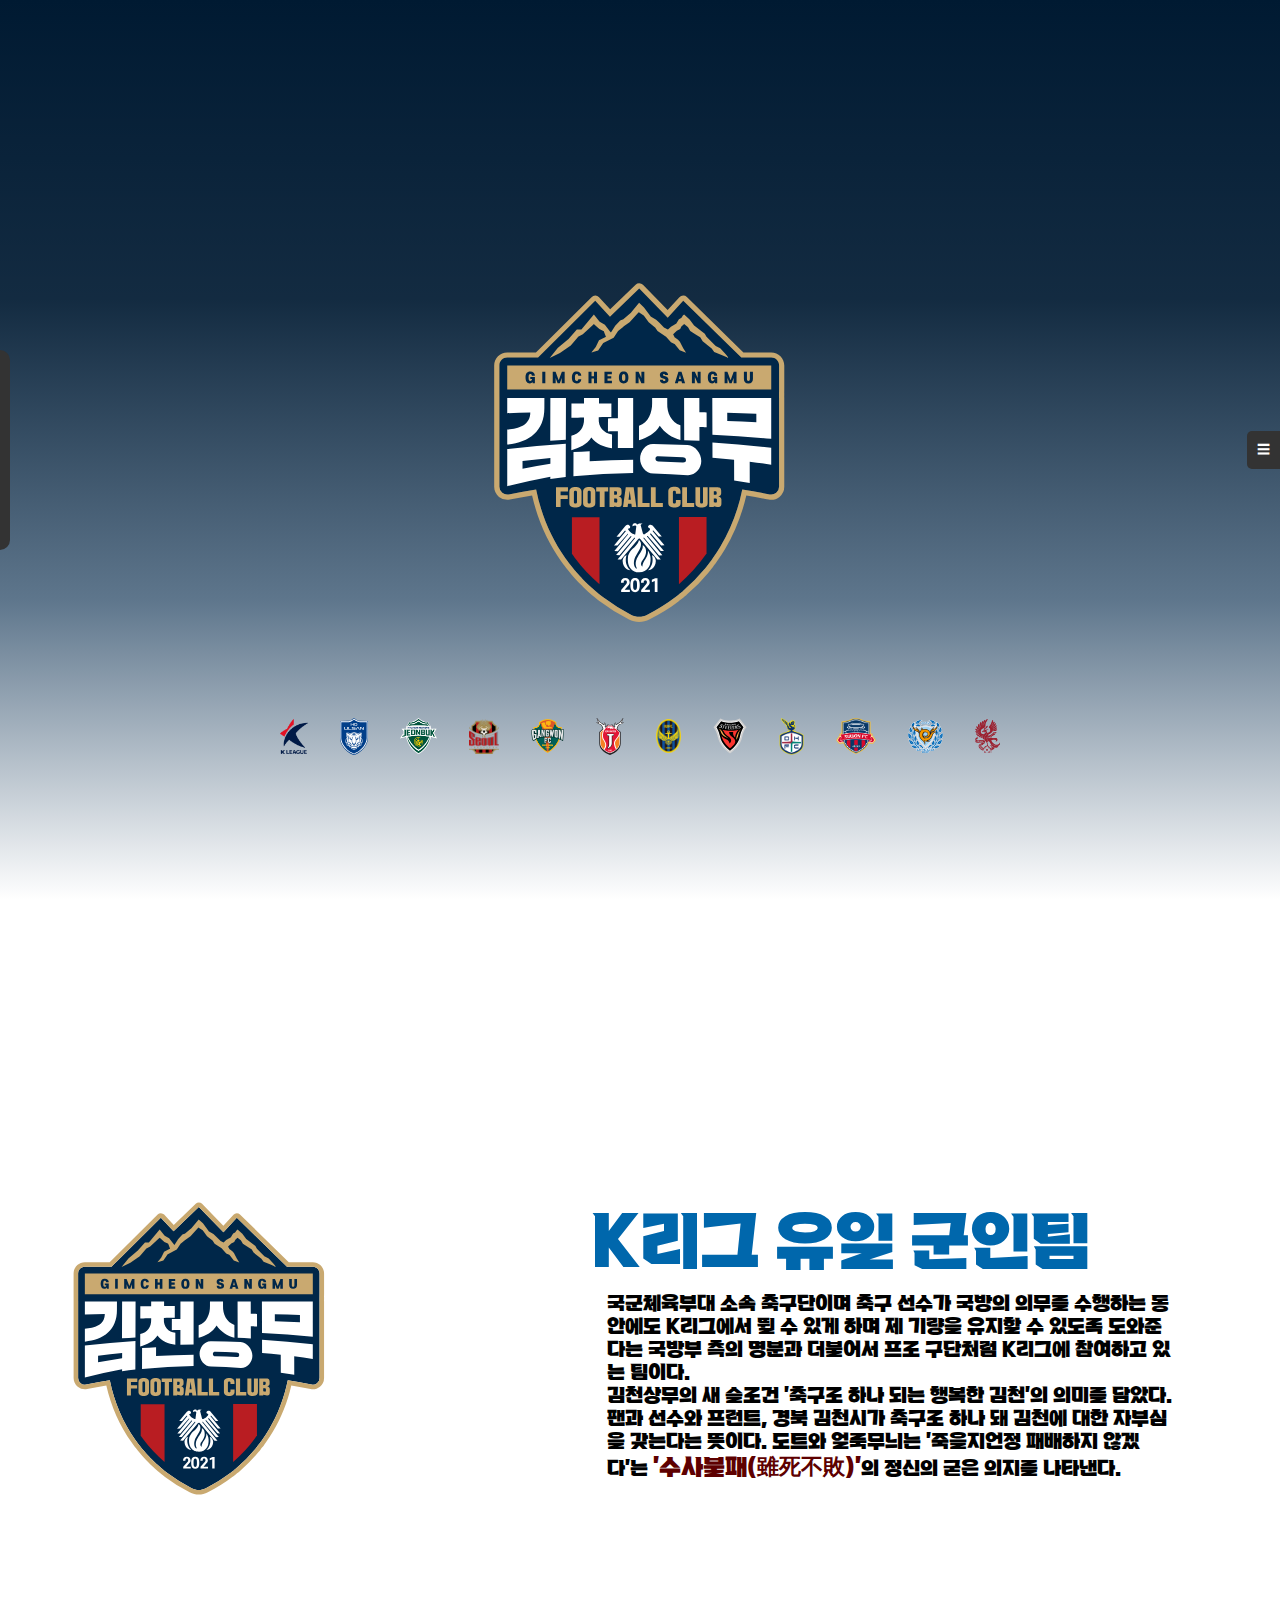
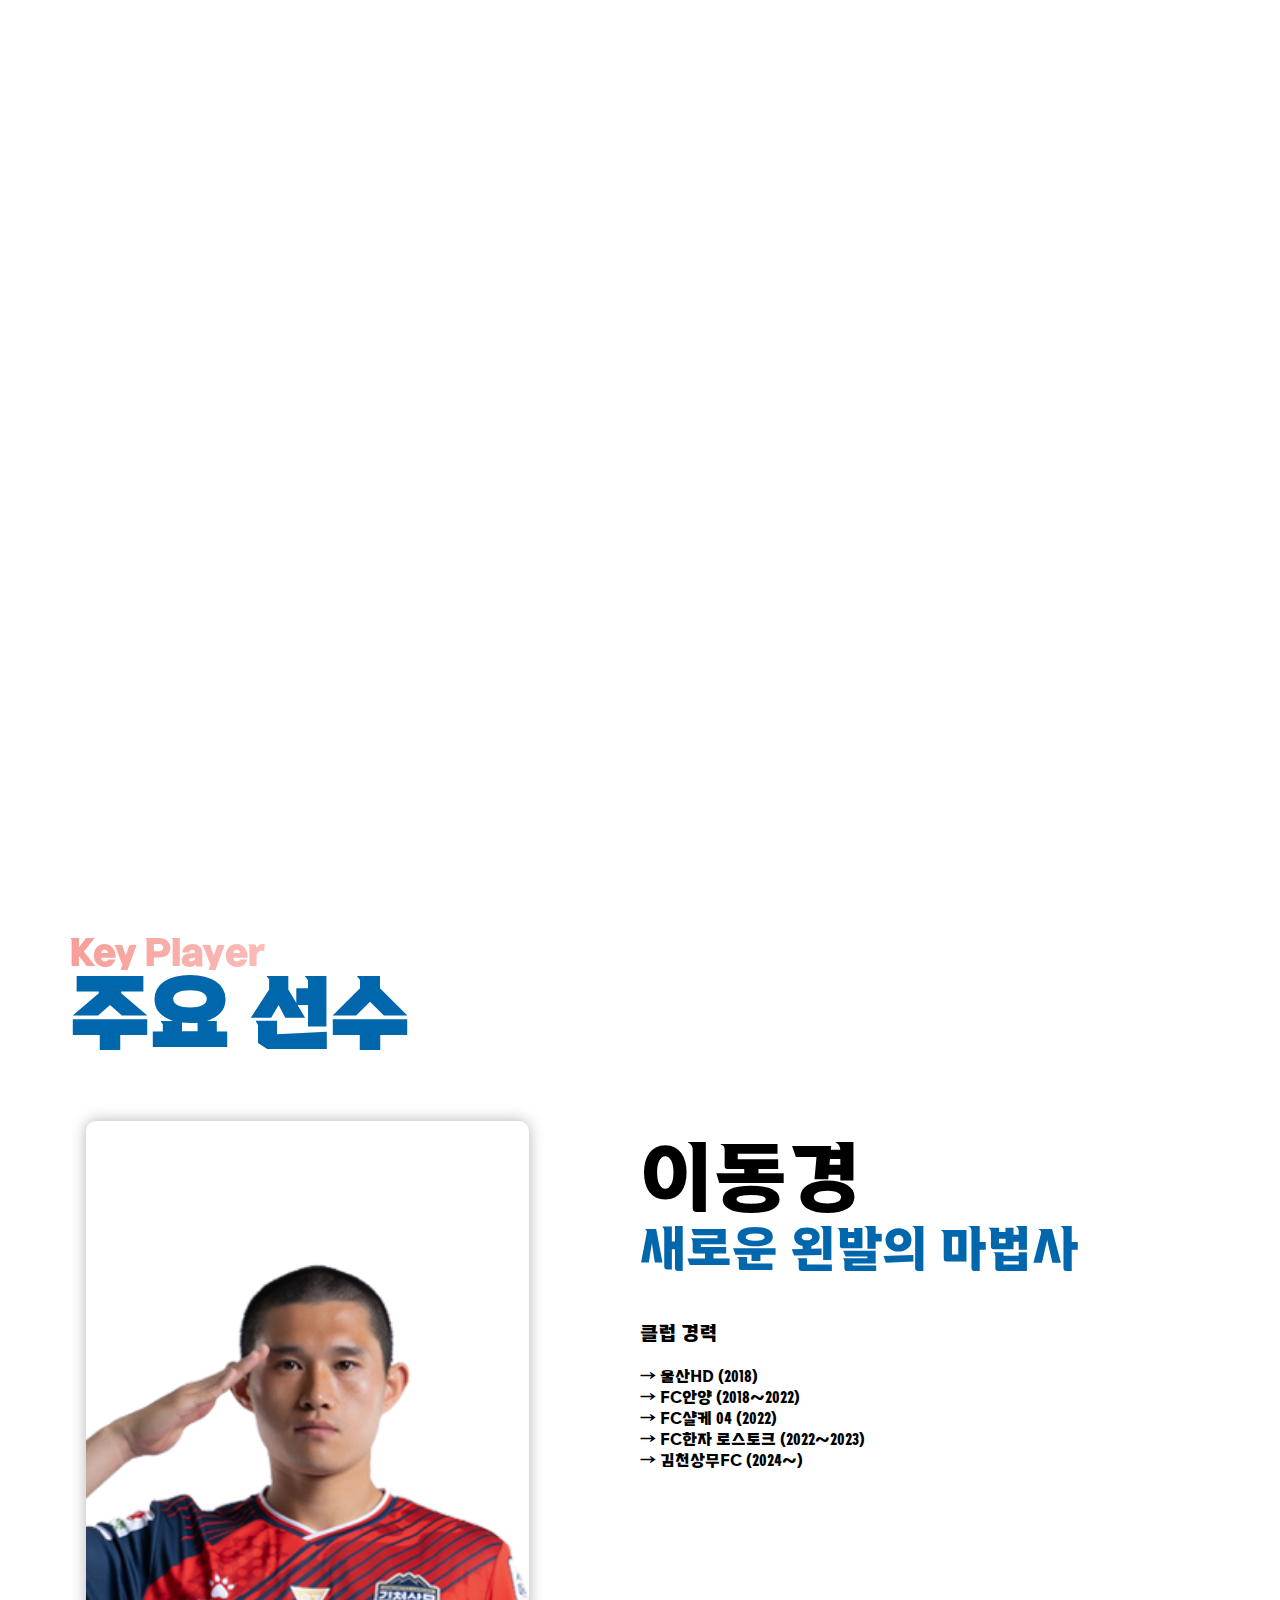
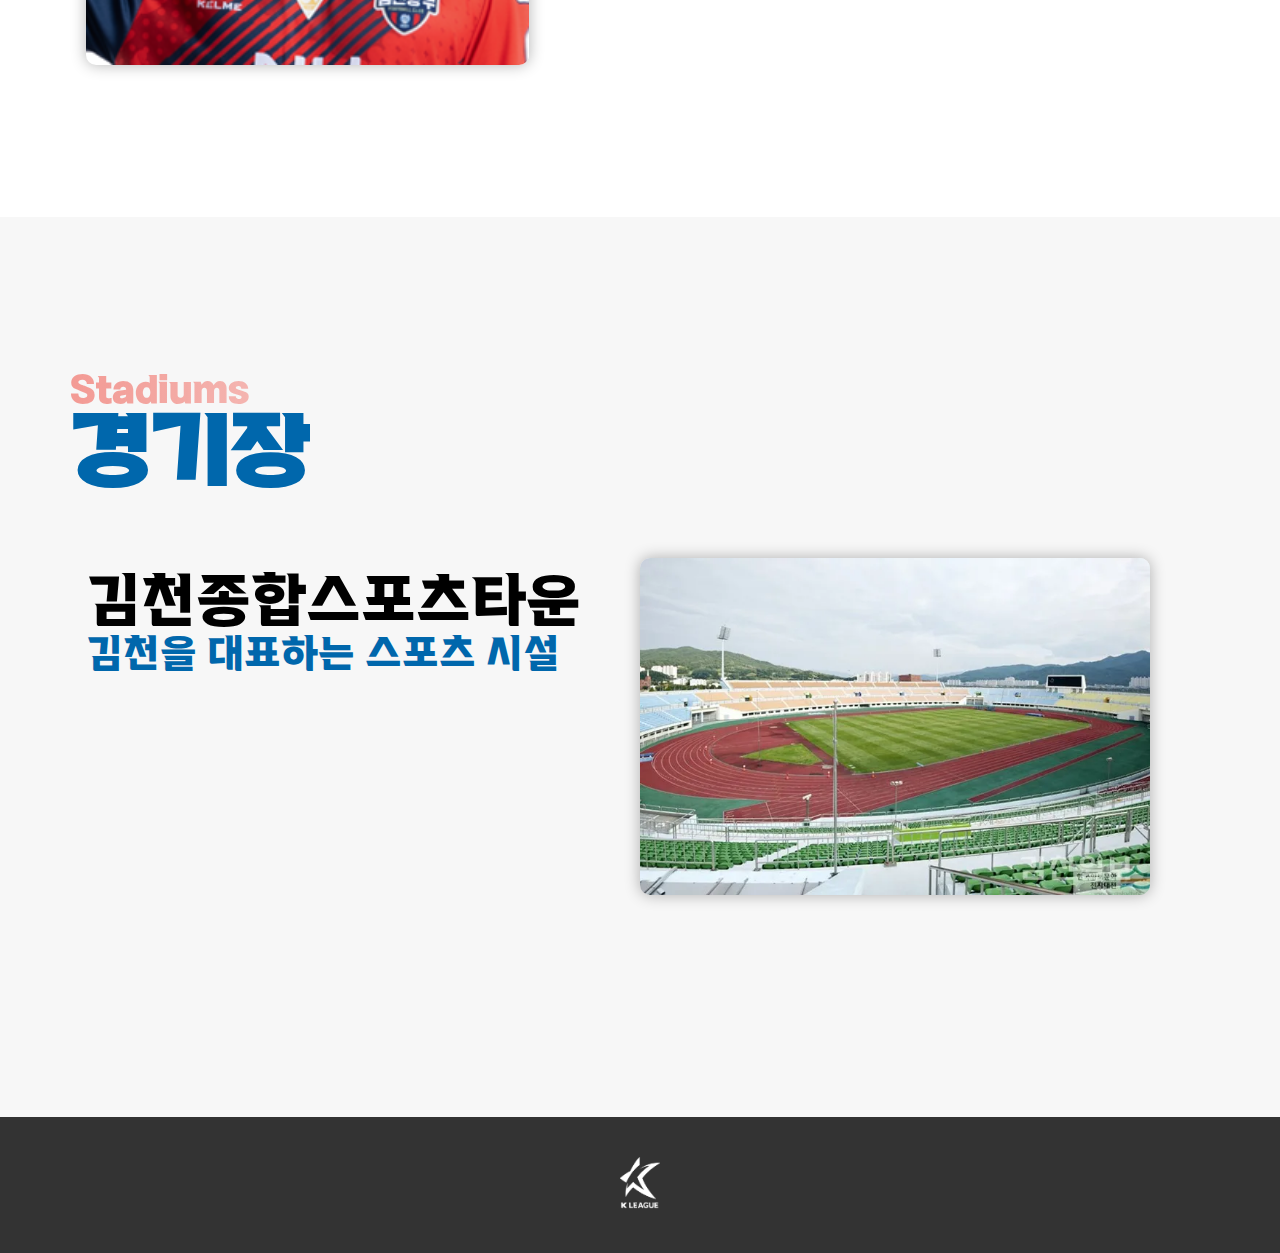
<file: club/club_gimcheon.html>
<!DOCTYPE html>
<html lang="ko">
  <head>
    <meta charset="UTF-8" />
    <meta name="viewport" content="width=device-width, initial-scale=1.0" />
    <title>김천상무</title>
    <link rel="stylesheet" href="club_gimcheon.css" />
    <style>
      @font-face {
        font-family: 'KLeagueBasic';
        src: url('font/KLeagueBasic-Medium.ttf') format('truetype');
        font-weight: normal;
        font-style: normal;
      }

      @font-face {
        font-family: 'KLeagueBasic';
        src: url('font/KLeagueDynamic-ExtraBold.ttf') format('truetype');
        font-weight: bold;
        font-style: normal;
      }

      body {
        font-family: 'KLeagueBasic', sans-serif;
      }
    </style>
  </head>

  <body>
    <!-- 왼쪽 사이드 네비게이션 -->
    <div id="sideNav">
      <a href="#main">Main</a>
      <a href="#about">Intro</a>
      <a href="#club">Player</a>
      <a href="#stadium">Stadiums</a>
    </div>
    <!-- 사이드 네비게이션 끝 -->

    <!-- 오른쪽 네비게이션 컨테이너 추가 -->
    <div id="navContainer">
      <button id="toggleNavBtn">☰</button>
      <nav id="sideNavRight">
        <div class="table">
          <div class="row">
            <div class="cell">
              <a href="/club/club_ulsan.html">
                <img src="image/Ulsan.svg" alt="울산HD" width="49" />
              </a>
            </div>
            <div class="cell">
              <a href="/club/club_jeonbuk.html">
                <img src="image/Jeonbuk.png" alt="전북현대" width="63" />
              </a>
            </div>
          </div>
          <div class="row">
            <div class="cell">
              <a href="/club/club_seoul.html">
                <img src="image/seoul.png" alt="FC서울" width="64" />
              </a>
            </div>
            <div class="cell">
              <a href="/club/club_gangwon.html">
                <img src="image/gangwon.png" alt="강원FC" width="60" />
              </a>
            </div>
          </div>
          <div class="row">
            <div class="cell">
              <a href="/club/club_jeju.html">
                <img src="image/Jeju.svg" alt="제주" width="54" />
              </a>
            </div>
            <div class="cell">
              <a href="/club/club_incheon.html">
                <img src="image/Incheon.png" alt="인천" width="48" />
              </a>
            </div>
          </div>
          <div class="row">
            <div class="cell">
              <a href="/club/club_pohang.html">
                <img src="image/Pohang.svg" alt="포항" width="60" />
              </a>
            </div>
            <div class="cell">
              <a href="/club/club_daejeon.html">
                <img src="image/daejeon.png" alt="대전" width="50" />
              </a>
            </div>
          </div>
          <div class="row">
            <div class="cell">
              <a href="/club/club_gimcheon.html">
                <img
                  id="kc"
                  src="image/gimcheon.svg"
                  alt="김천상무"
                  width="58"
                />
              </a>
            </div>
            <div class="cell">
              <a href="/club/club_suwon.html">
                <img src="image/suwon.png" alt="수원FC" width="70" />
              </a>
            </div>
          </div>
          <div class="row">
            <div class="cell">
              <a href="/club/club_daegu.html">
                <img src="image/Daegu.svg" alt="대구FC" width="60" />
              </a>
            </div>
            <div class="cell">
              <a href="/club/club_gwangju.html">
                <img src="image/gwangju.svg" alt="광주FC" width="48" />
              </a>
            </div>
          </div>
        </div>
      </nav>
    </div>

    <!-- 오버레이 추가 -->
    <div id="overlay"></div>

    <main id="main">
      <table id="clubs_main">
        <img id="face" src="image/gimcheon.svg" alt="김천상무" width="300" />
        <tr>
          <td>
            <a href="/main/index.html">
              <img src="image/Kleague_ci.png" alt="K리그" width="28" />
            </a>
          </td>
          <td>
            <a href="/club/club_ulsan.html">
              <img src="image/Ulsan.svg" alt="울산HD" width="28" />
            </a>
          </td>
          <td>
            <a href="/club/club_jeonbuk.html">
              <img src="image/Jeonbuk.png" alt="전북현대" width="37" />
            </a>
          </td>
          <td>
            <a href="/club/club_seoul.html">
              <img src="image/seoul.png" alt="FC서울" width="30" />
            </a>
          </td>
          <td>
            <a href="/club/club_gangwon.html">
              <img src="image/gangwon.png" alt="강원FC" width="33" />
            </a>
          </td>
          <td>
            <a href="/club/club_jeju.html">
              <img src="image/Jeju.svg" alt="제주" width="28" />
            </a>
          </td>
          <td>
            <a href="/club/club_incheon.html">
              <img src="image/Incheon.png" alt="인천" width="25" />
            </a>
          </td>
          <td>
            <a href="/club/club_pohang.html">
              <img src="image/Pohang.svg" alt="포항" width="34" />
            </a>
          </td>
          <td>
            <a href="/club/club_daejeon.html">
              <img src="image/daejeon.png" alt="대전" width="25" />
            </a>
          </td>
          <td>
            <a href="/club/club_suwon.html">
              <img
                id="수원_main"
                src="image/suwon.png"
                alt="수원FC"
                width="40"
              />
            </a>
          </td>
          <td>
            <a href="/club/club_daegu.html">
              <img src="image/Daegu.svg" alt="대구FC" width="35" />
            </a>
          </td>
          <td>
            <a href="/club/club_gwangju.html">
              <img src="image/gwangju.svg" alt="광주FC" width="25" />
            </a>
          </td>
        </tr>
      </table>
    </main>

    <section id="about" class="about">
      <div class="container">
        <div class="about-KLEAGUE">
          <div class="left">
            <img src="image/gimcheon.svg" alt="김천상무" height="300" />
          </div>
          <div class="right">
            <h3 style="font-size: 60px">K리그 유일 군인팀</h3>
            <p>
              국군체육부대 소속 축구단이며 축구 선수가 국방의 의무를 수행하는
              동안에도 K리그에서 뛸 수 있게 하며 제 기량을 유지할 수 있도록
              도와준다는 국방부 측의 명분과 더불어서 프로 구단처럼 K리그에
              참여하고 있는 팀이다.
              <br />
              김천상무의 새 슬로건 '축구로 하나 되는 행복한 김천'의 의미를
              담았다. 팬과 선수와 프런트, 경북 김천시가 축구로 하나 돼 김천에
              대한 자부심을 갖는다는 뜻이다. 도트와 얼룩무늬는 '죽을지언정
              패배하지 않겠다'는
              <b style="color: hwb(0 0% 63%); font-size: larger"
                >'수사불패(雖死不敗)'</b
              >의 정신의 굳은 의지를 나타낸다.
            </p>
          </div>
        </div>
      </div>
    </section>

    <div class="bg"></div>

    <section id="club" class="club">
      <div class="container">
        <div class="title">
          <h4>Key Player</h4>
          <h2>주요 선수</h2>
        </div>

        <div class="club-me">
          <div class="club-inner">
            <div class="player_left">
              <img
                class="player_img"
                src="image/player_gimcheon.png"
                alt="주민규"
                width="80%"
              />
            </div>
            <div class="player_right">
              <p style="font-size: 80px">이동경</p>
              <br />
              <p
                class="tagline"
                style="font-size: 50px; color: rgb(0, 103, 172)"
              >
                새로운 왼발의 마법사
              </p>
              <br /><br />
              <ul>
                <li style="font-size: 20px">클럽 경력</li>
                <br />
                <li>→ 울산HD (2018)</li>
                <li>→ FC안양 (2018~2022)</li>
                <li>→ FC샬케 04 (2022)</li>
                <li>→ FC한자 로스토크 (2022~2023)</li>
                <li>→ 김천상무FC (2024~)</li>
                <br /><br />
              </ul>
            </div>
          </div>
        </div>
      </div>
    </section>

    <section id="stadium" class="stadium">
      <div class="container">
        <div class="title">
          <h4>Stadiums</h4>
          <h2>경기장</h2>
        </div>

        <div class="club-me">
          <div class="club-inner">
            <div class="player_right">
              <p style="font-size: 60px">김천종합스포츠타운</p>
              <br />
              <p
                class="tagline"
                style="font-size: 40px; color: rgb(0, 103, 172)"
              >
                김천을 대표하는 스포츠 시설
              </p>
              <br /><br />
            </div>
            <div class="player_left">
              <img
                class="player_img"
                src="image/stadium_gimcheon.webp"
                alt="울산문수축구경기장"
                width="510px"
              />
            </div>
          </div>
        </div>
      </div>
    </section>

    <footer>
      <div class="container">
        <div class="footer-content">
          <div>
            <a href="https://www.kleague.com/" target="_blank"
              ><img src="image/Kleague_footer.png" alt="kleague" width="40px"
            /></a>
          </div>
        </div>
      </div>
    </footer>

    <script src="club.js"></script>
  </body>
</html>
</file>
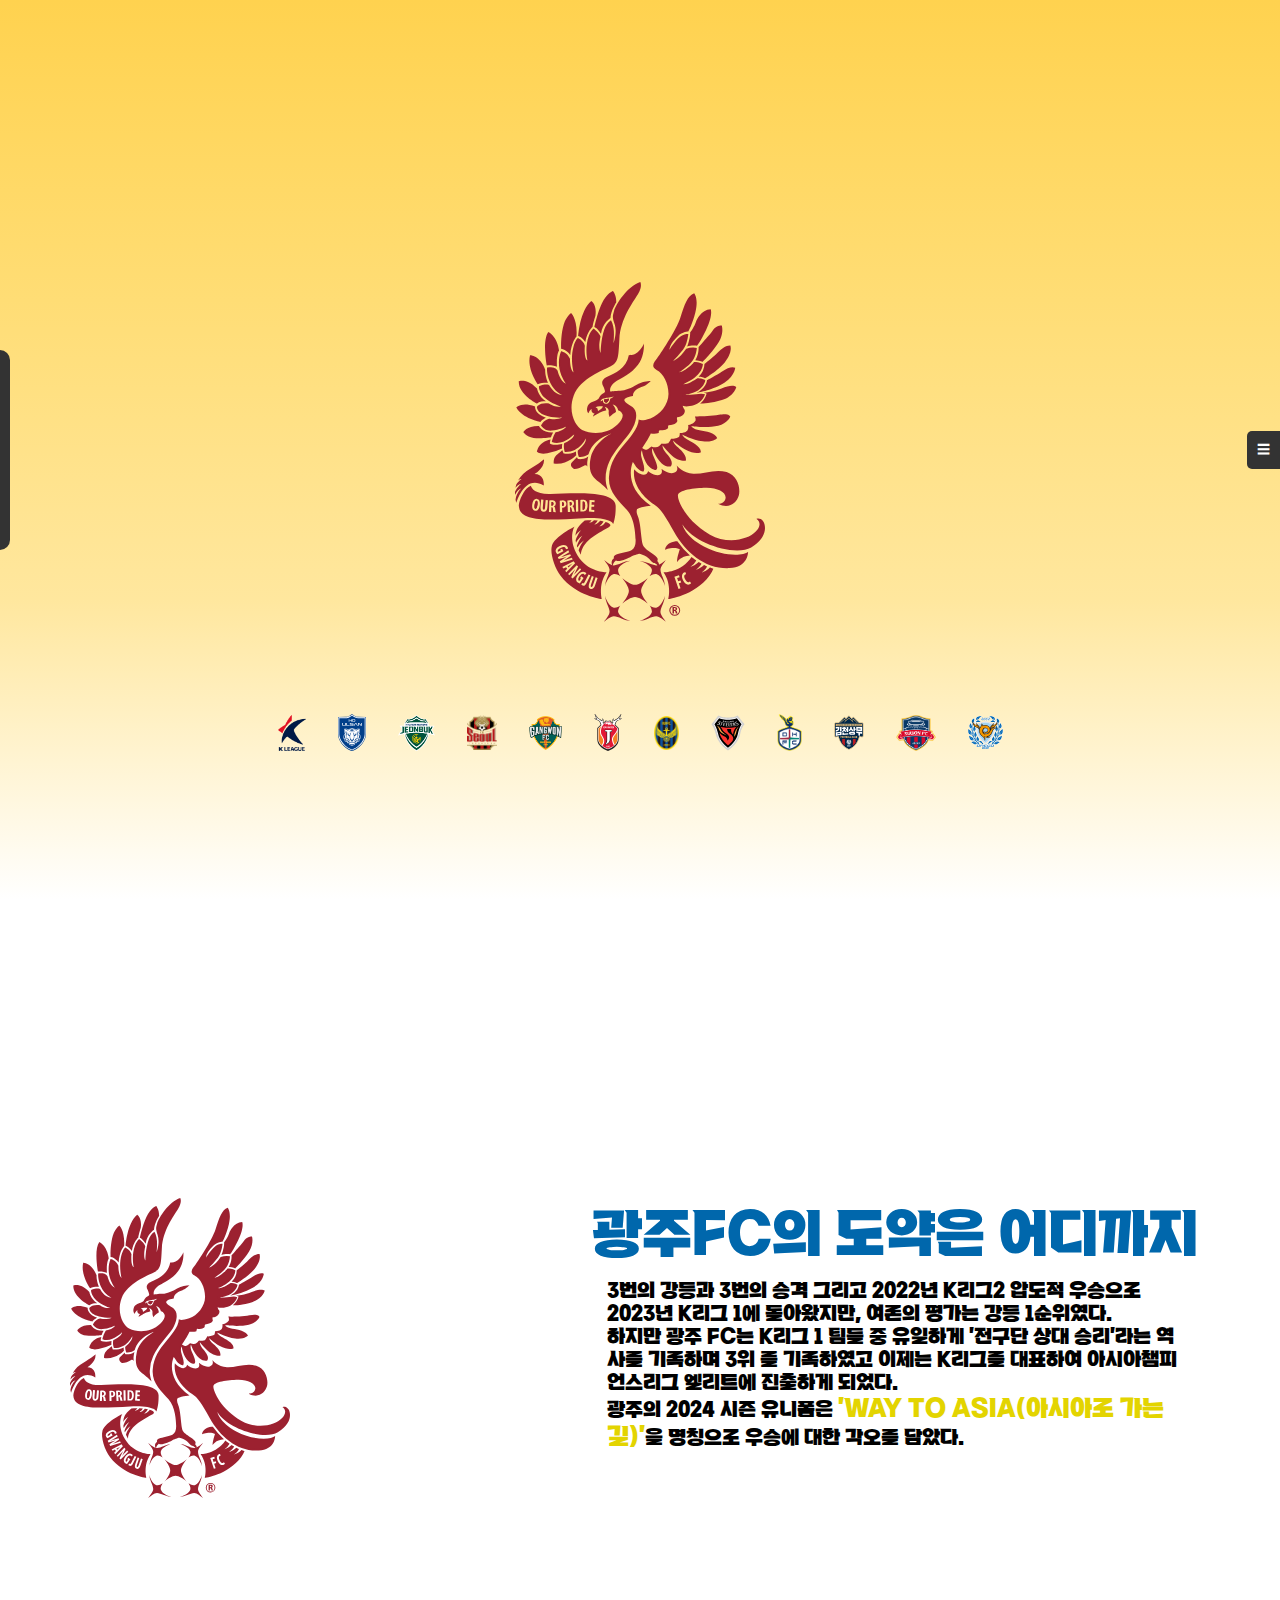
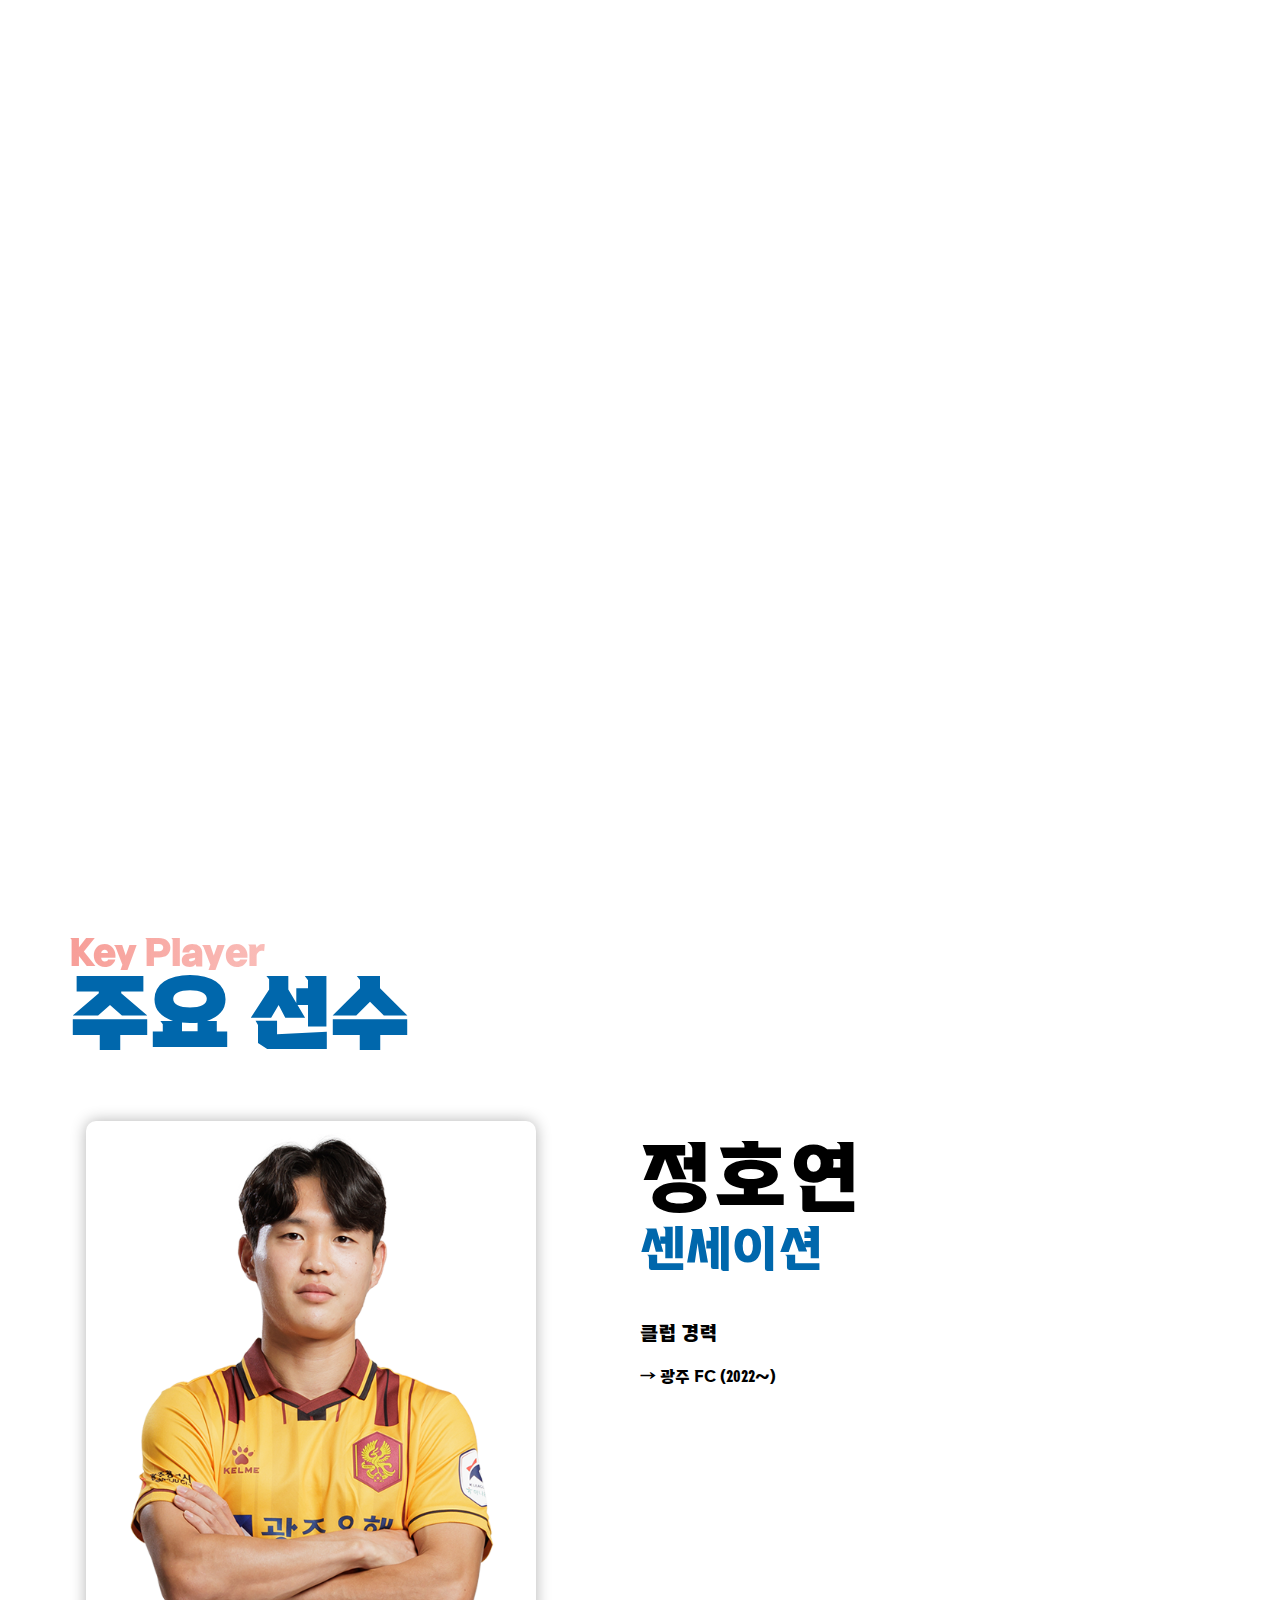
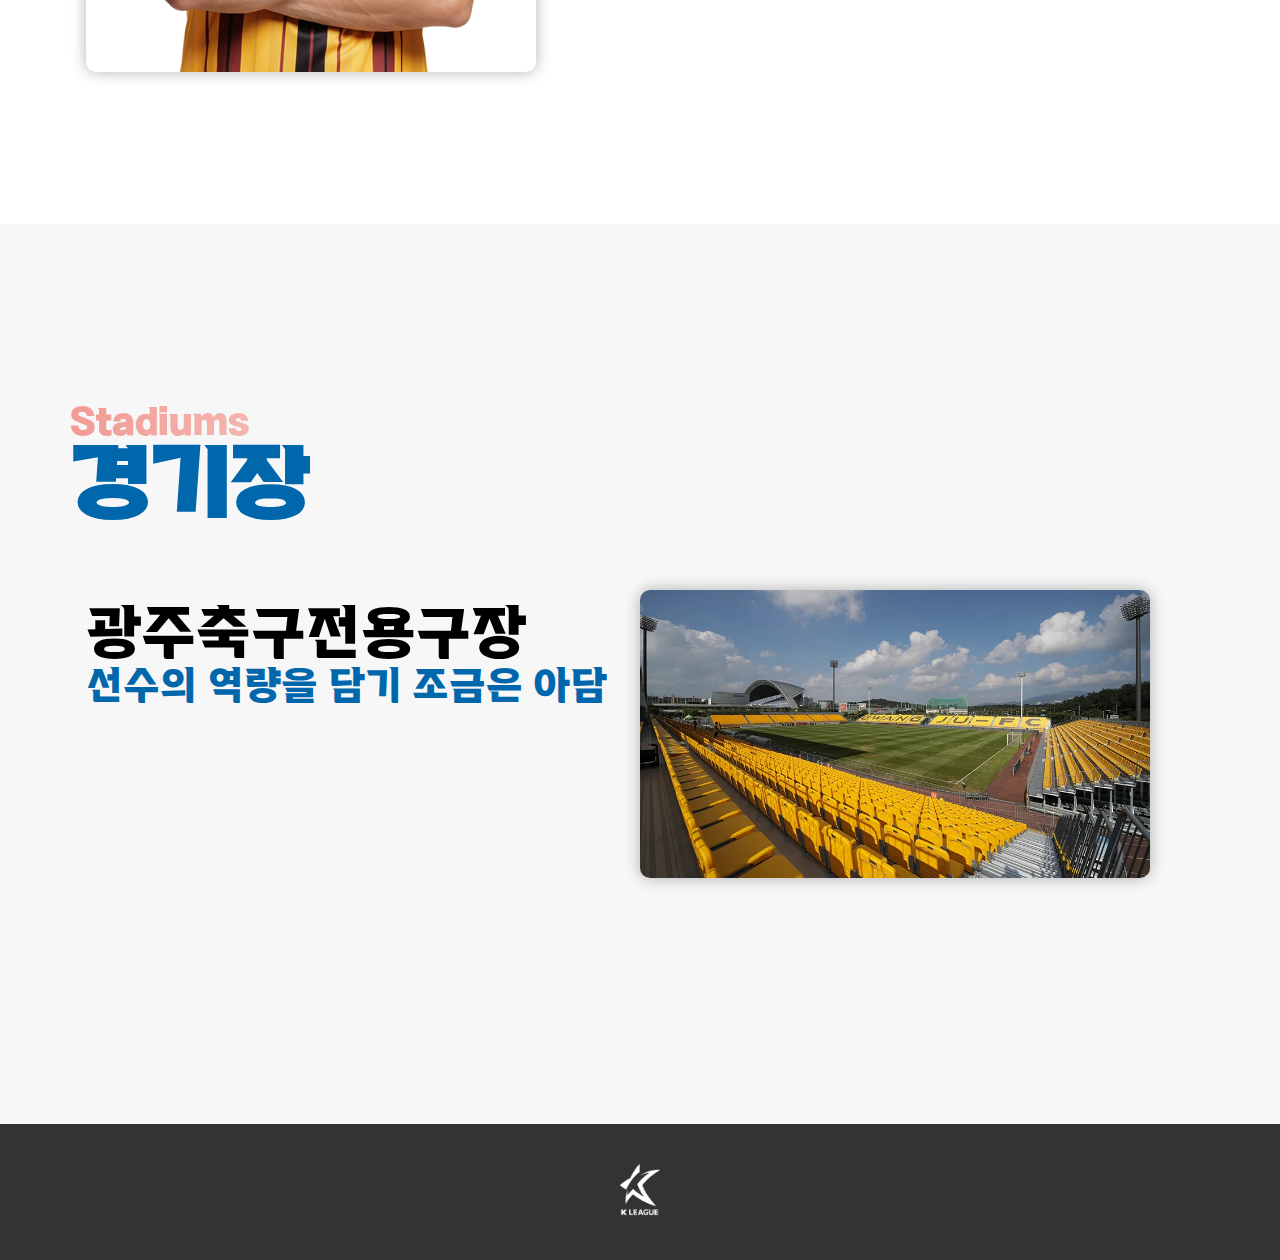
<file: club/club_gwangju.html>
<!DOCTYPE html>
<html lang="ko">
  <head>
    <meta charset="UTF-8" />
    <meta name="viewport" content="width=device-width, initial-scale=1.0" />
    <title>광주</title>
    <link rel="stylesheet" href="club_gwangju.css" />
    <style>
      @font-face {
        font-family: 'KLeagueBasic';
        src: url('font/KLeagueBasic-Medium.ttf') format('truetype');
        font-weight: normal;
        font-style: normal;
      }

      @font-face {
        font-family: 'KLeagueBasic';
        src: url('font/KLeagueDynamic-ExtraBold.ttf') format('truetype');
        font-weight: bold;
        font-style: normal;
      }

      body {
        font-family: 'KLeagueBasic', sans-serif;
      }
    </style>
  </head>

  <body>
    <!-- 왼쪽 사이드 네비게이션 -->
    <div id="sideNav">
      <a href="#main">Main</a>
      <a href="#about">Intro</a>
      <a href="#club">Player</a>
      <a href="#stadium">Stadiums</a>
    </div>
    <!-- 사이드 네비게이션 끝 -->

    <!-- 오른쪽 네비게이션 컨테이너 추가 -->
    <div id="navContainer">
      <button id="toggleNavBtn">☰</button>
      <nav id="sideNavRight">
        <div class="table">
          <div class="row">
            <div class="cell">
              <a href="/club/club_ulsan.html">
                <img src="image/Ulsan.svg" alt="울산HD" width="49" />
              </a>
            </div>
            <div class="cell">
              <a href="/club/club_jeonbuk.html">
                <img src="image/Jeonbuk.png" alt="전북현대" width="63" />
              </a>
            </div>
          </div>
          <div class="row">
            <div class="cell">
              <a href="/club/club_seoul.html">
                <img src="image/seoul.png" alt="FC서울" width="64" />
              </a>
            </div>
            <div class="cell">
              <a href="/club/club_gangwon.html">
                <img src="image/gangwon.png" alt="강원FC" width="60" />
              </a>
            </div>
          </div>
          <div class="row">
            <div class="cell">
              <a href="/club/club_jeju.html">
                <img src="image/Jeju.svg" alt="제주" width="54" />
              </a>
            </div>
            <div class="cell">
              <a href="/club/club_incheon.html">
                <img src="image/Incheon.png" alt="인천" width="48" />
              </a>
            </div>
          </div>
          <div class="row">
            <div class="cell">
              <a href="/club/club_pohang.html">
                <img src="image/Pohang.svg" alt="포항" width="60" />
              </a>
            </div>
            <div class="cell">
              <a href="/club/club_daejeon.html">
                <img src="image/daejeon.png" alt="대전" width="50" />
              </a>
            </div>
          </div>
          <div class="row">
            <div class="cell">
              <a href="/club/club_gimcheon.html">
                <img
                  id="kc"
                  src="image/gimcheon.svg"
                  alt="김천상무"
                  width="58"
                />
              </a>
            </div>
            <div class="cell">
              <a href="/club/club_suwon.html">
                <img src="image/suwon.png" alt="수원FC" width="70" />
              </a>
            </div>
          </div>
          <div class="row">
            <div class="cell">
              <a href="/club/club_daegu.html">
                <img src="image/Daegu.svg" alt="대구FC" width="60" />
              </a>
            </div>
            <div class="cell">
              <a href="/club/club_gwangju.html">
                <img src="image/gwangju.svg" alt="광주FC" width="48" />
              </a>
            </div>
          </div>
        </div>
      </nav>
    </div>

    <!-- 오버레이 추가 -->
    <div id="overlay"></div>

    <main id="main">
      <table id="clubs_main">
        <img id="face" src="image/gwangju.svg" alt="울산HD" width="250" />
        <tr>
          <td>
            <a href="/main/index.html">
              <img src="image/Kleague_ci.png" alt="K리그" width="28" />
            </a>
          </td>
          <td>
            <a href="/club/club_ulsan.html">
              <img src="image/Ulsan.svg" alt="울산HD" width="28" />
            </a>
          </td>
          <td>
            <a href="/club/club_jeonbuk.html">
              <img src="image/Jeonbuk.png" alt="전북현대" width="37" />
            </a>
          </td>
          <td>
            <a href="/club/club_seoul.html">
              <img src="image/seoul.png" alt="FC서울" width="30" />
            </a>
          </td>
          <td>
            <a href="/club/club_gangwon.html">
              <img src="image/gangwon.png" alt="강원FC" width="33" />
            </a>
          </td>
          <td>
            <a href="/club/club_jeju.html">
              <img src="image/Jeju.svg" alt="제주" width="28" />
            </a>
          </td>
          <td>
            <a href="/club/club_incheon.html">
              <img src="image/Incheon.png" alt="인천" width="25" />
            </a>
          </td>
          <td>
            <a href="/club/club_pohang.html">
              <img src="image/Pohang.svg" alt="포항" width="34" />
            </a>
          </td>
          <td>
            <a href="/club/club_daejeon.html">
              <img src="image/daejeon.png" alt="대전" width="25" />
            </a>
          </td>
          <td>
            <a href="/club/club_gimcheon.html">
              <img src="image/gimcheon.svg" alt="김천상무" width="30" />
            </a>
          </td>
          <td>
            <a href="/club/club_suwon.html">
              <img
                id="수원_main"
                src="image/suwon.png"
                alt="수원FC"
                width="40"
              />
            </a>
          </td>
          <td>
            <a href="/club/club_daegu.html">
              <img src="image/Daegu.svg" alt="대구FC" width="35" />
            </a>
          </td>
        </tr>
      </table>
    </main>

    <section id="about" class="about">
      <div class="container">
        <div class="about-KLEAGUE">
          <div class="left">
            <img src="image/gwangju.svg" alt="k리그" height="300" />
          </div>
          <div class="right">
            <h3 style="font-size: 50px">광주FC의 도약은 어디까지</h3>
            <p>
              3번의 강등과 3번의 승격 그리고 2022년 K리그2 압도적 우승으로
              2023년 K리그 1에 돌아왔지만, 여론의 평가는 강등 1순위였다.
              <br />
              하지만 광주 FC는 K리그 1 팀들 중 유일하게 '전구단 상대 승리'라는
              역사를 기록하며 3위 를 기록하였고 이제는 K리그를 대표하여
              아시아챔피언스리그 엘리트에 진출하게 되었다.<br />광주의 2024 시즌
              유니폼은
              <b style="color: #e3d400; font-size: larger"
                >'WAY TO ASIA(아시아로 가는 길)'</b
              >을 명칭으로 우승에 대한 각오를 담았다.
            </p>
          </div>
        </div>
      </div>
    </section>

    <div class="bg"></div>

    <section id="club" class="club">
      <div class="container">
        <div class="title">
          <h4>Key Player</h4>
          <h2>주요 선수</h2>
        </div>

        <div class="club-me">
          <div class="club-inner">
            <div class="player_left">
              <img
                class="player_img"
                src="image/player_gwangju.png"
                alt="주민규"
                width="450px"
              />
            </div>
            <div class="player_right">
              <p style="font-size: 80px">정호연</p>
              <br />
              <p
                class="tagline"
                style="font-size: 50px; color: rgb(0, 103, 172)"
              >
                센세이션
              </p>
              <br /><br />
              <ul>
                <li style="font-size: 20px">클럽 경력</li>
                <br />
                <li>→ 광주 FC (2022~)</li>
                <br /><br />
              </ul>
            </div>
          </div>
        </div>
      </div>
    </section>

    <section id="stadium" class="stadium">
      <div class="container">
        <div class="title">
          <h4>Stadiums</h4>
          <h2>경기장</h2>
        </div>

        <div class="club-me">
          <div class="club-inner">
            <div class="player_right">
              <p style="font-size: 60px">광주축구전용구장</p>
              <br />
              <p
                class="tagline"
                style="font-size: 40px; color: rgb(0, 103, 172)"
              >
                선수의 역량을 담기 조금은 아담
              </p>
              <br /><br />
            </div>
            <div class="player_left">
              <img
                class="player_img"
                src="image/stadium_gwangju.webp"
                alt="광주축구전용구장"
                width="510px"
              />
            </div>
          </div>
        </div>
      </div>
    </section>

    <footer>
      <div class="container">
        <div class="footer-content">
          <div>
            <a href="https://www.kleague.com/" target="_blank"
              ><img src="image/Kleague_footer.png" alt="kleague" width="40px"
            /></a>
          </div>
        </div>
      </div>
    </footer>

    <script src="club.js"></script>
  </body>
</html>
</file>
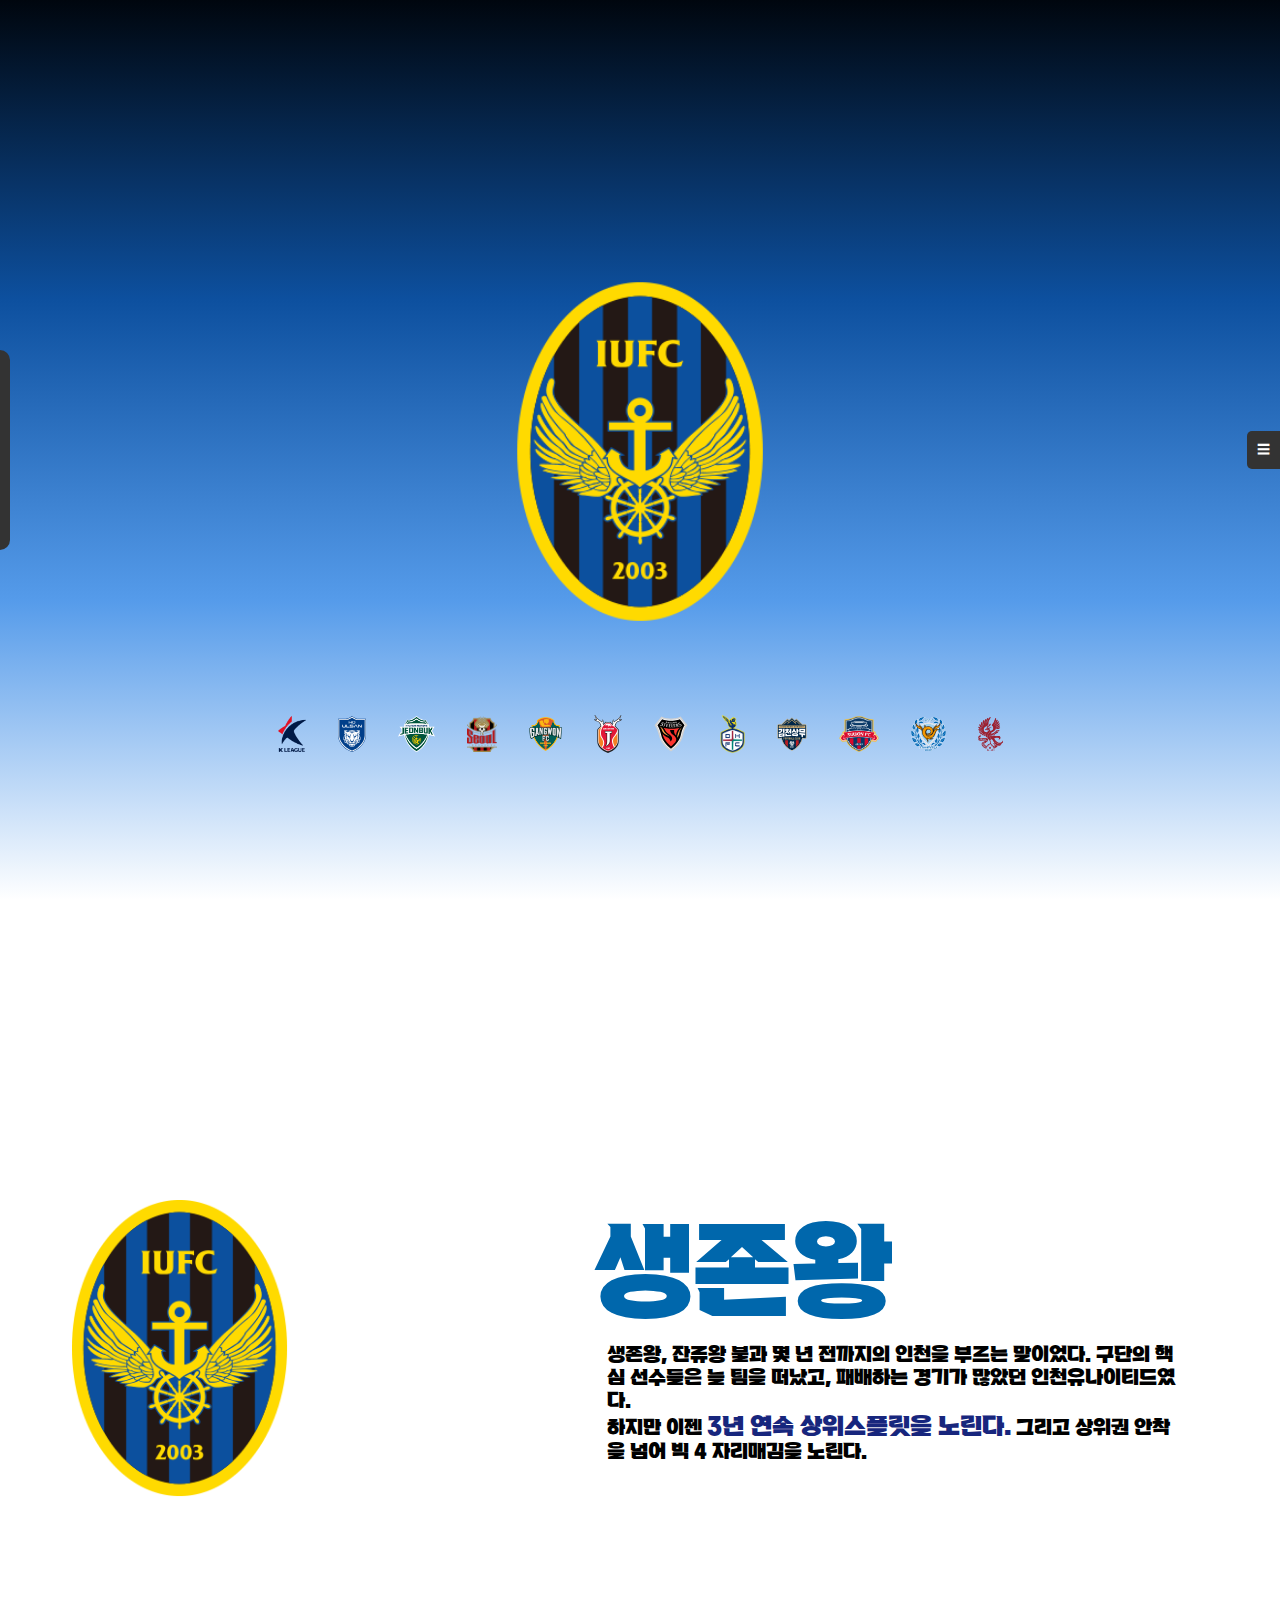
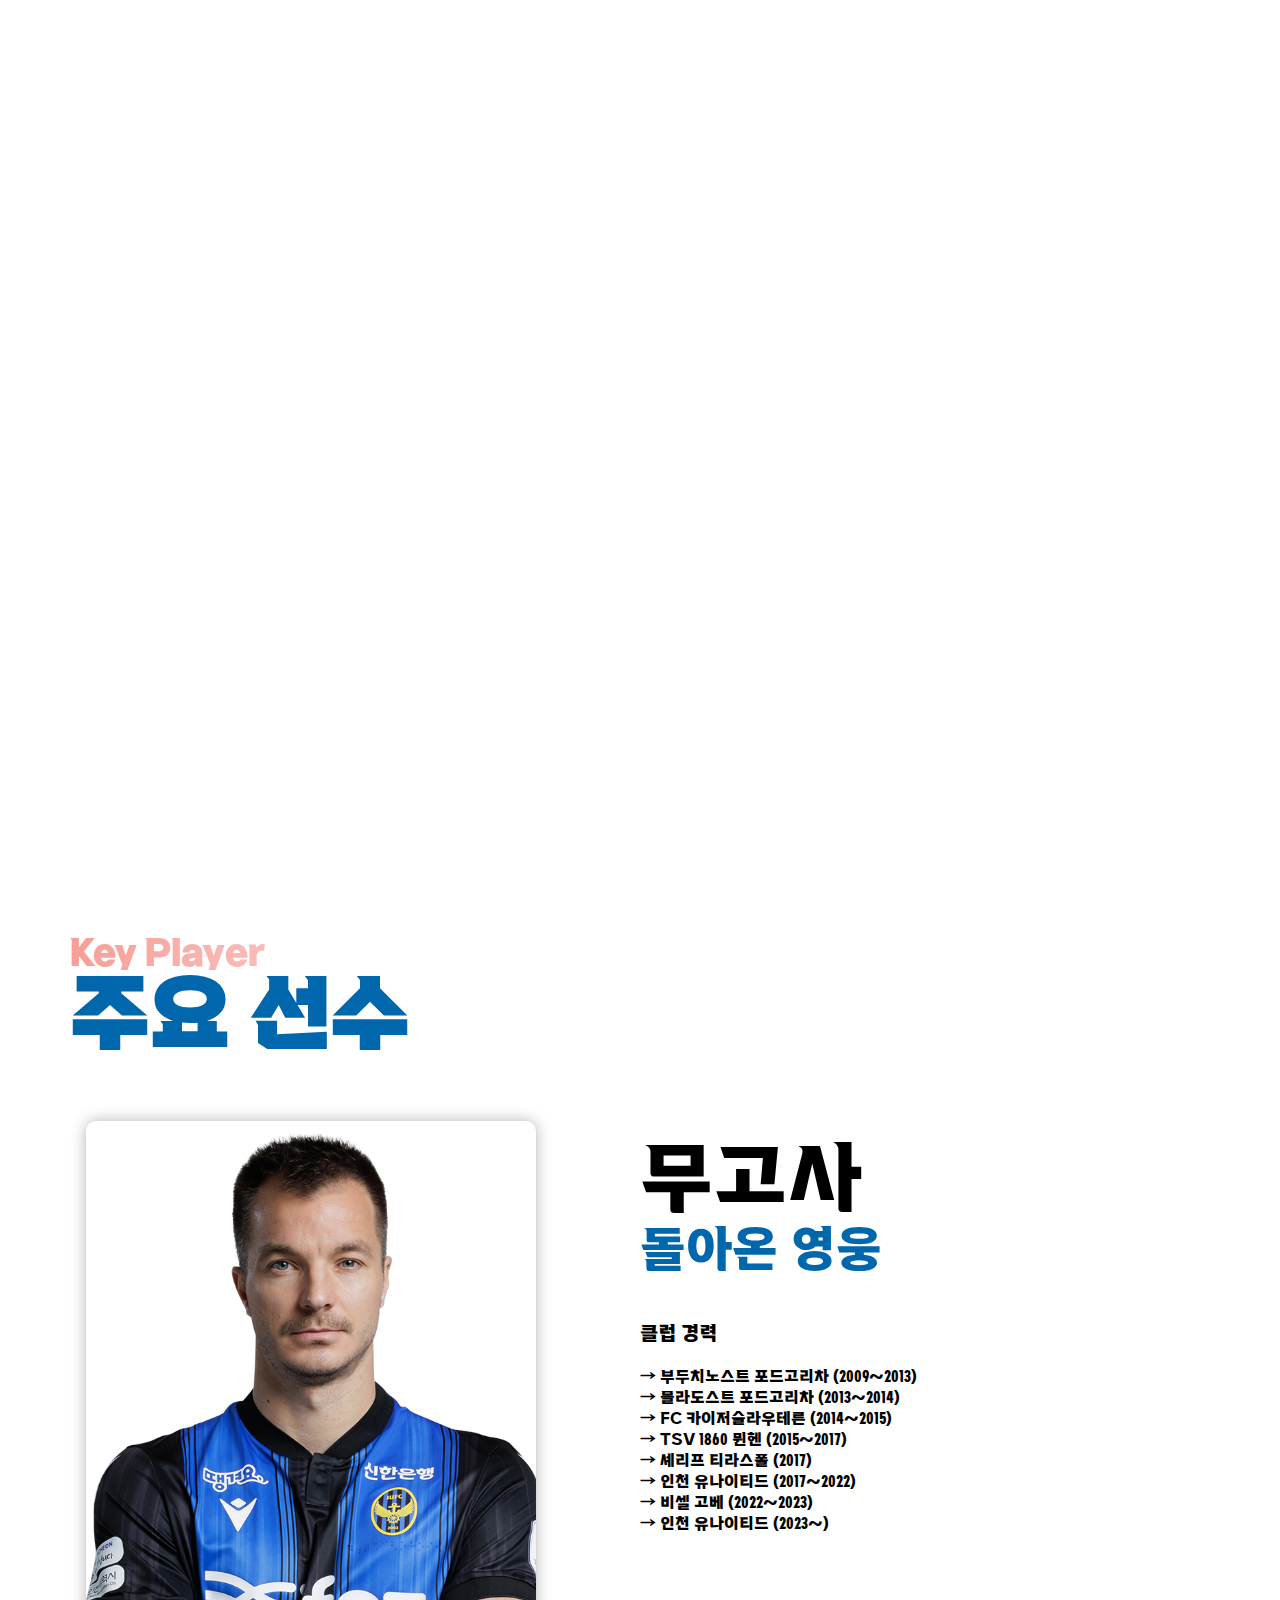
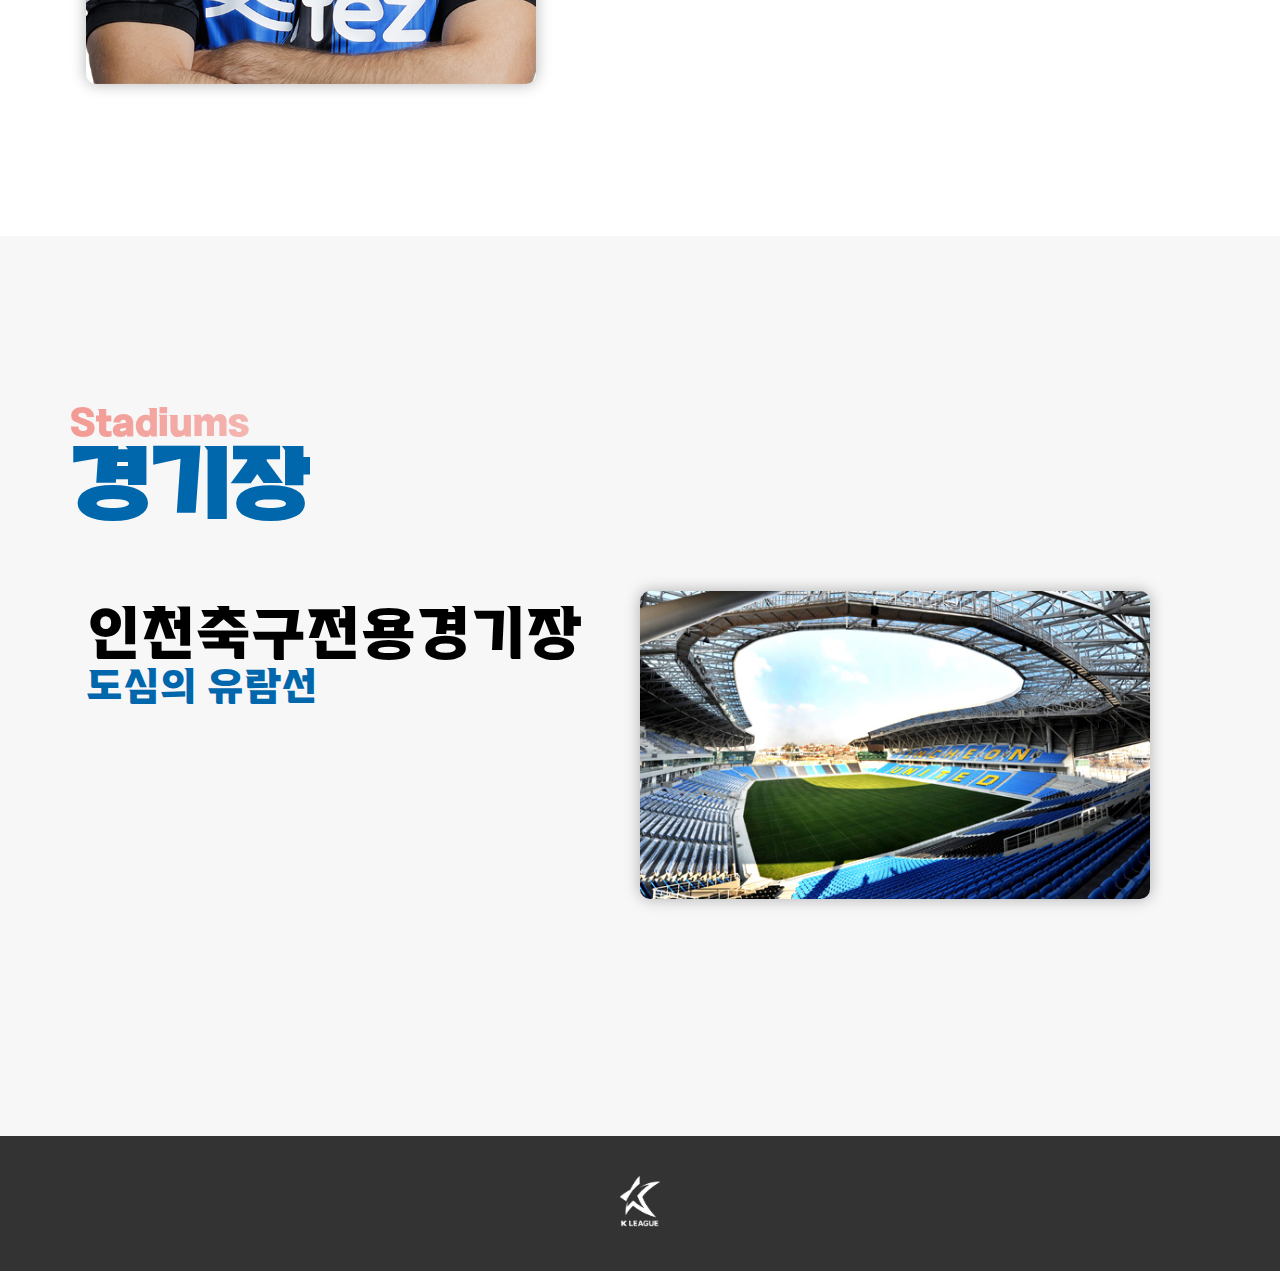
<file: club/club_incheon.html>
<!DOCTYPE html>
<html lang="ko">
  <head>
    <meta charset="UTF-8" />
    <meta name="viewport" content="width=device-width, initial-scale=1.0" />
    <title>인천유나이티드</title>
    <link rel="stylesheet" href="club_incheon.css" />
    <style>
      @font-face {
        font-family: 'KLeagueBasic';
        src: url('font/KLeagueBasic-Medium.ttf') format('truetype');
        font-weight: normal;
        font-style: normal;
      }

      @font-face {
        font-family: 'KLeagueBasic';
        src: url('font/KLeagueDynamic-ExtraBold.ttf') format('truetype');
        font-weight: bold;
        font-style: normal;
      }

      body {
        font-family: 'KLeagueBasic', sans-serif;
      }
    </style>
  </head>

  <body>
    <!-- 왼쪽 사이드 네비게이션 -->
    <div id="sideNav">
      <a href="#main">Main</a>
      <a href="#about">Intro</a>
      <a href="#club">Player</a>
      <a href="#stadium">Stadiums</a>
    </div>
    <!-- 사이드 네비게이션 끝 -->

    <!-- 오른쪽 네비게이션 컨테이너 추가 -->
    <div id="navContainer">
      <button id="toggleNavBtn">☰</button>
      <nav id="sideNavRight">
        <div class="table">
          <div class="row">
            <div class="cell">
              <a href="/club/club_ulsan.html">
                <img src="image/Ulsan.svg" alt="울산HD" width="49" />
              </a>
            </div>
            <div class="cell">
              <a href="/club/club_jeonbuk.html">
                <img src="image/Jeonbuk.png" alt="전북현대" width="63" />
              </a>
            </div>
          </div>
          <div class="row">
            <div class="cell">
              <a href="/club/club_seoul.html">
                <img src="image/seoul.png" alt="FC서울" width="64" />
              </a>
            </div>
            <div class="cell">
              <a href="/club/club_gangwon.html">
                <img src="image/gangwon.png" alt="강원FC" width="60" />
              </a>
            </div>
          </div>
          <div class="row">
            <div class="cell">
              <a href="/club/club_jeju.html">
                <img src="image/Jeju.svg" alt="제주" width="54" />
              </a>
            </div>
            <div class="cell">
              <a href="/club/club_incheon.html">
                <img src="image/Incheon.png" alt="인천" width="48" />
              </a>
            </div>
          </div>
          <div class="row">
            <div class="cell">
              <a href="/club/club_pohang.html">
                <img src="image/Pohang.svg" alt="포항" width="60" />
              </a>
            </div>
            <div class="cell">
              <a href="/club/club_daejeon.html">
                <img src="image/daejeon.png" alt="대전" width="50" />
              </a>
            </div>
          </div>
          <div class="row">
            <div class="cell">
              <a href="/club/club_gimcheon.html">
                <img
                  id="kc"
                  src="image/gimcheon.svg"
                  alt="김천상무"
                  width="58"
                />
              </a>
            </div>
            <div class="cell">
              <a href="/club/club_suwon.html">
                <img src="image/suwon.png" alt="수원FC" width="70" />
              </a>
            </div>
          </div>
          <div class="row">
            <div class="cell">
              <a href="/club/club_daegu.html">
                <img src="image/Daegu.svg" alt="대구FC" width="60" />
              </a>
            </div>
            <div class="cell">
              <a href="/club/club_gwangju.html">
                <img src="image/gwangju.svg" alt="광주FC" width="48" />
              </a>
            </div>
          </div>
        </div>
      </nav>
    </div>

    <!-- 오버레이 추가 -->
    <div id="overlay"></div>

    <main id="main">
      <img id="face" src="image/Incheon.png" alt="인천" width="250" />
      <table id="clubs_main">
        <tr>
          <td>
            <a href="/main/index.html">
              <img src="image/Kleague_ci.png" alt="K리그" width="28" />
            </a>
          </td>
          <td>
            <a href="/club/club_ulsan.html">
              <img src="image/Ulsan.svg" alt="울산HD" width="28" />
            </a>
          </td>
          <td>
            <a href="/club/club_jeonbuk.html">
              <img src="image/Jeonbuk.png" alt="전북현대" width="37" />
            </a>
          </td>
          <td>
            <a href="/club/club_seoul.html">
              <img src="image/seoul.png" alt="FC서울" width="30" />
            </a>
          </td>
          <td>
            <a href="/club/club_gangwon.html">
              <img src="image/gangwon.png" alt="강원FC" width="33" />
            </a>
          </td>
          <td>
            <a href="/club/club_jeju.html">
              <img src="image/Jeju.svg" alt="제주" width="28" />
            </a>
          </td>
          <td>
            <a href="/club/club_pohang.html">
              <img src="image/Pohang.svg" alt="포항" width="34" />
            </a>
          </td>
          <td>
            <a href="/club/club_daejeon.html">
              <img src="image/daejeon.png" alt="대전" width="25" />
            </a>
          </td>
          <td>
            <a href="/club/club_gimcheon.html">
              <img src="image/gimcheon.svg" alt="김천상무" width="30" />
            </a>
          </td>
          <td>
            <a href="/club/club_suwon.html">
              <img
                id="수원_main"
                src="image/suwon.png"
                alt="수원FC"
                width="40"
              />
            </a>
          </td>
          <td>
            <a href="/club/club_daegu.html">
              <img src="image/Daegu.svg" alt="대구FC" width="35" />
            </a>
          </td>
          <td>
            <a href="/club/club_gwangju.html">
              <img src="image/gwangju.svg" alt="광주FC" width="25" />
            </a>
          </td>
        </tr>
      </table>
    </main>

    <section id="about" class="about">
      <div class="container">
        <div class="about-KLEAGUE">
          <div class="left">
            <img src="image/Incheon.png" alt="k리그" height="300" />
          </div>
          <div class="right">
            <h3>생존왕</h3>
            <p>
              생존왕, 잔류왕 불과 몇 년 전까지의 인천을 부르는 말이었다. 구단의
              핵심 선수들은 늘 팀을 떠났고, 패배하는 경기가 많았던
              인천유나이티드였다.
              <br />
              하지만 이젠
              <b style="color: hwb(231 9% 51%); font-size: larger"
                >3년 연속 상위스플릿을 노린다.</b
              >
              그리고 상위권 안착을 넘어 빅 4 자리매김을 노린다.

              <br />
              <br />
            </p>
          </div>
        </div>
      </div>
    </section>

    <div class="bg"></div>

    <section id="club" class="club">
      <div class="container">
        <div class="title">
          <h4>Key Player</h4>
          <h2>주요 선수</h2>
        </div>

        <div class="club-me">
          <div class="club-inner">
            <div class="player_left">
              <img
                class="player_img"
                src="image/player_incheon.png"
                alt="주민규"
                style="width: 450px"
              />
            </div>
            <div class="player_right">
              <p style="font-size: 80px">무고사</p>
              <br />
              <p
                class="tagline"
                style="font-size: 50px; color: rgb(0, 103, 172)"
              >
                돌아온 영웅
              </p>
              <br /><br />
              <ul>
                <li style="font-size: 20px">클럽 경력</li>
                <br />
                <li>→ 부두치노스트 포드고리차 (2009~2013)</li>
                <li>→ 믈라도스트 포드고리차 (2013~2014)</li>
                <li>→ FC 카이저슬라우테른 (2014~2015)</li>
                <li>→ TSV 1860 뮌헨 (2015~2017)</li>
                <li>→ 셰리프 티라스폴 (2017)</li>
                <li>→ 인천 유나이티드 (2017~2022)</li>
                <li>→ 비셀 고베 (2022~2023)</li>
                <li>→ 인천 유나이티드 (2023~)</li>
                <br /><br />
              </ul>
            </div>
          </div>
        </div>
      </div>
    </section>

    <section id="stadium" class="stadium">
      <div class="container">
        <div class="title">
          <h4>Stadiums</h4>
          <h2>경기장</h2>
        </div>

        <div class="club-me">
          <div class="club-inner">
            <div class="player_right">
              <p style="font-size: 60px">인천축구전용경기장</p>
              <br />
              <p
                class="tagline"
                style="font-size: 40px; color: rgb(0, 103, 172)"
              >
                도심의 유람선
              </p>
              <br /><br />
            </div>
            <div class="player_left">
              <img
                class="player_img"
                src="image/stadium_incheon.jpg"
                alt="광주축구전용구장"
                width="510px"
              />
            </div>
          </div>
        </div>
      </div>
    </section>

    <footer>
      <div class="container">
        <div class="footer-content">
          <div>
            <a href="https://www.kleague.com/" target="_blank"
              ><img src="image/Kleague_footer.png" alt="kleague" width="40px"
            /></a>
          </div>
        </div>
      </div>
    </footer>

    <script src="club.js"></script>
  </body>
</html>
</file>
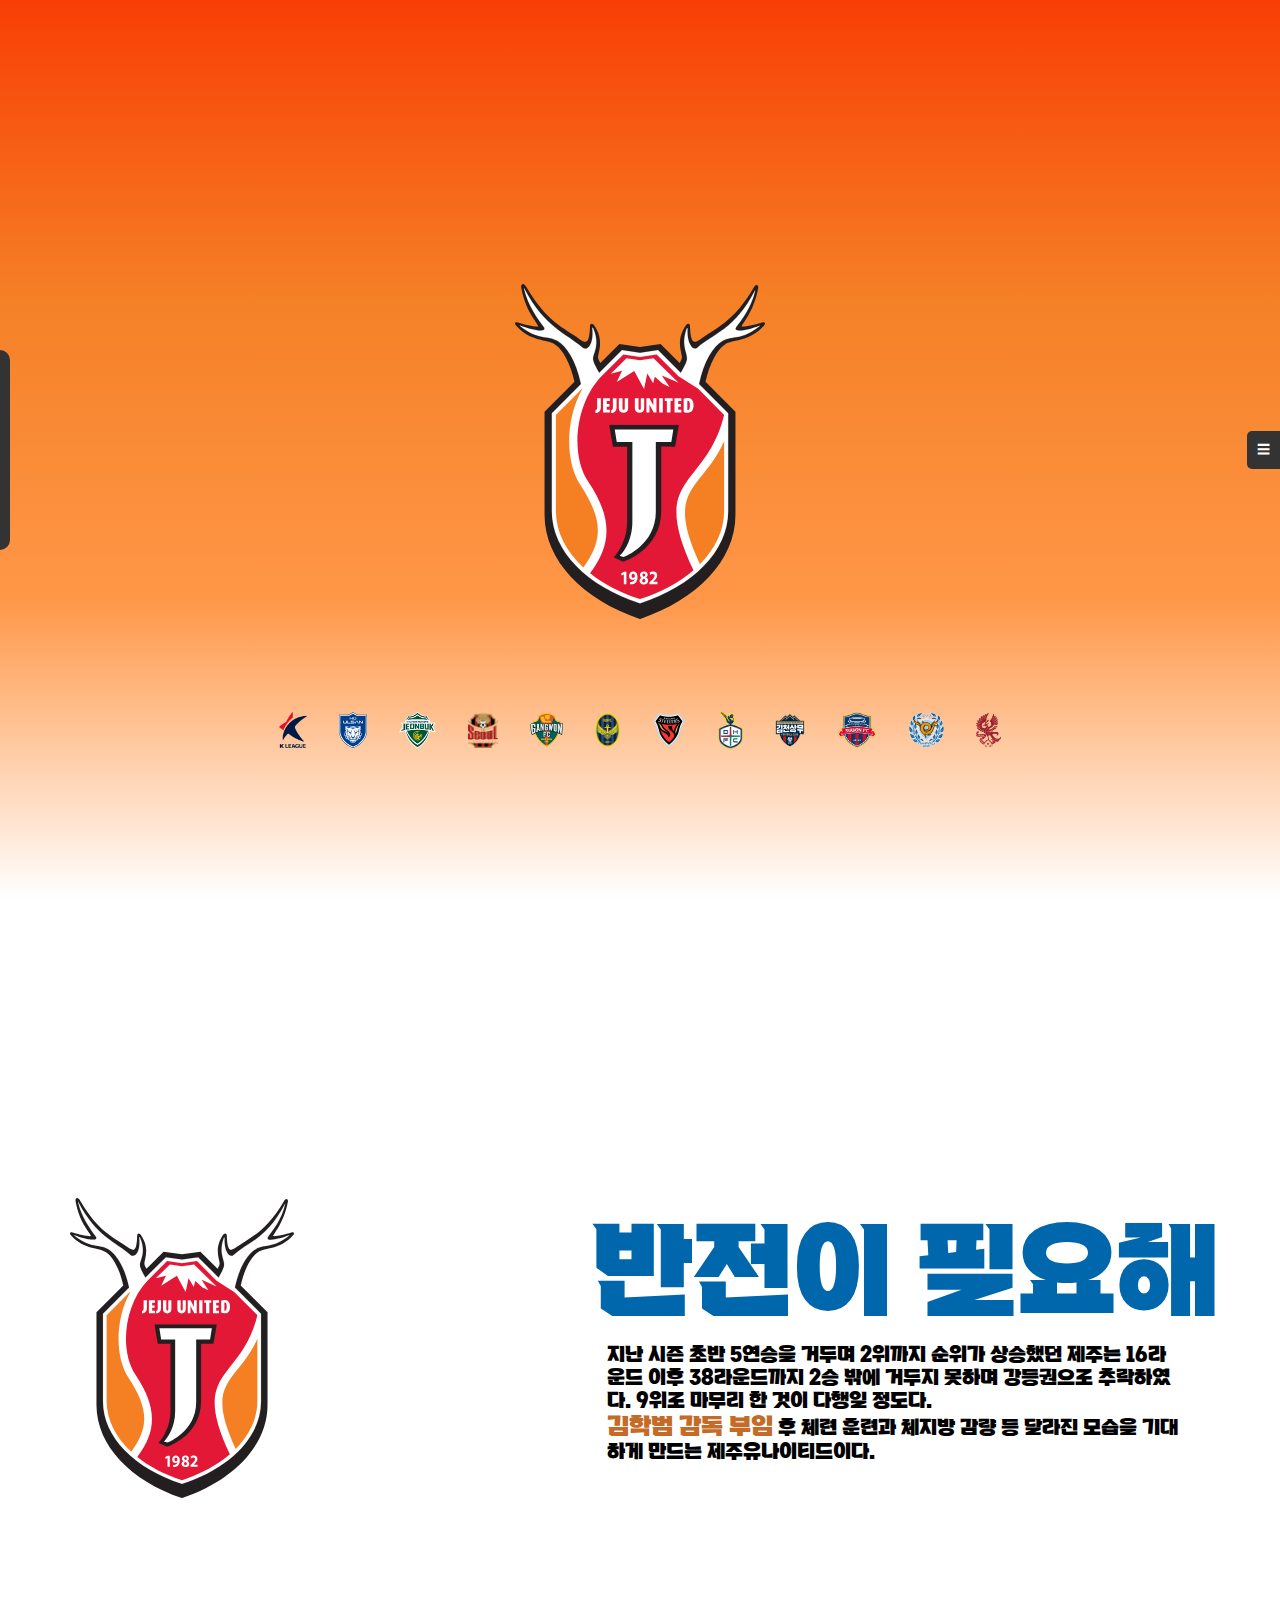
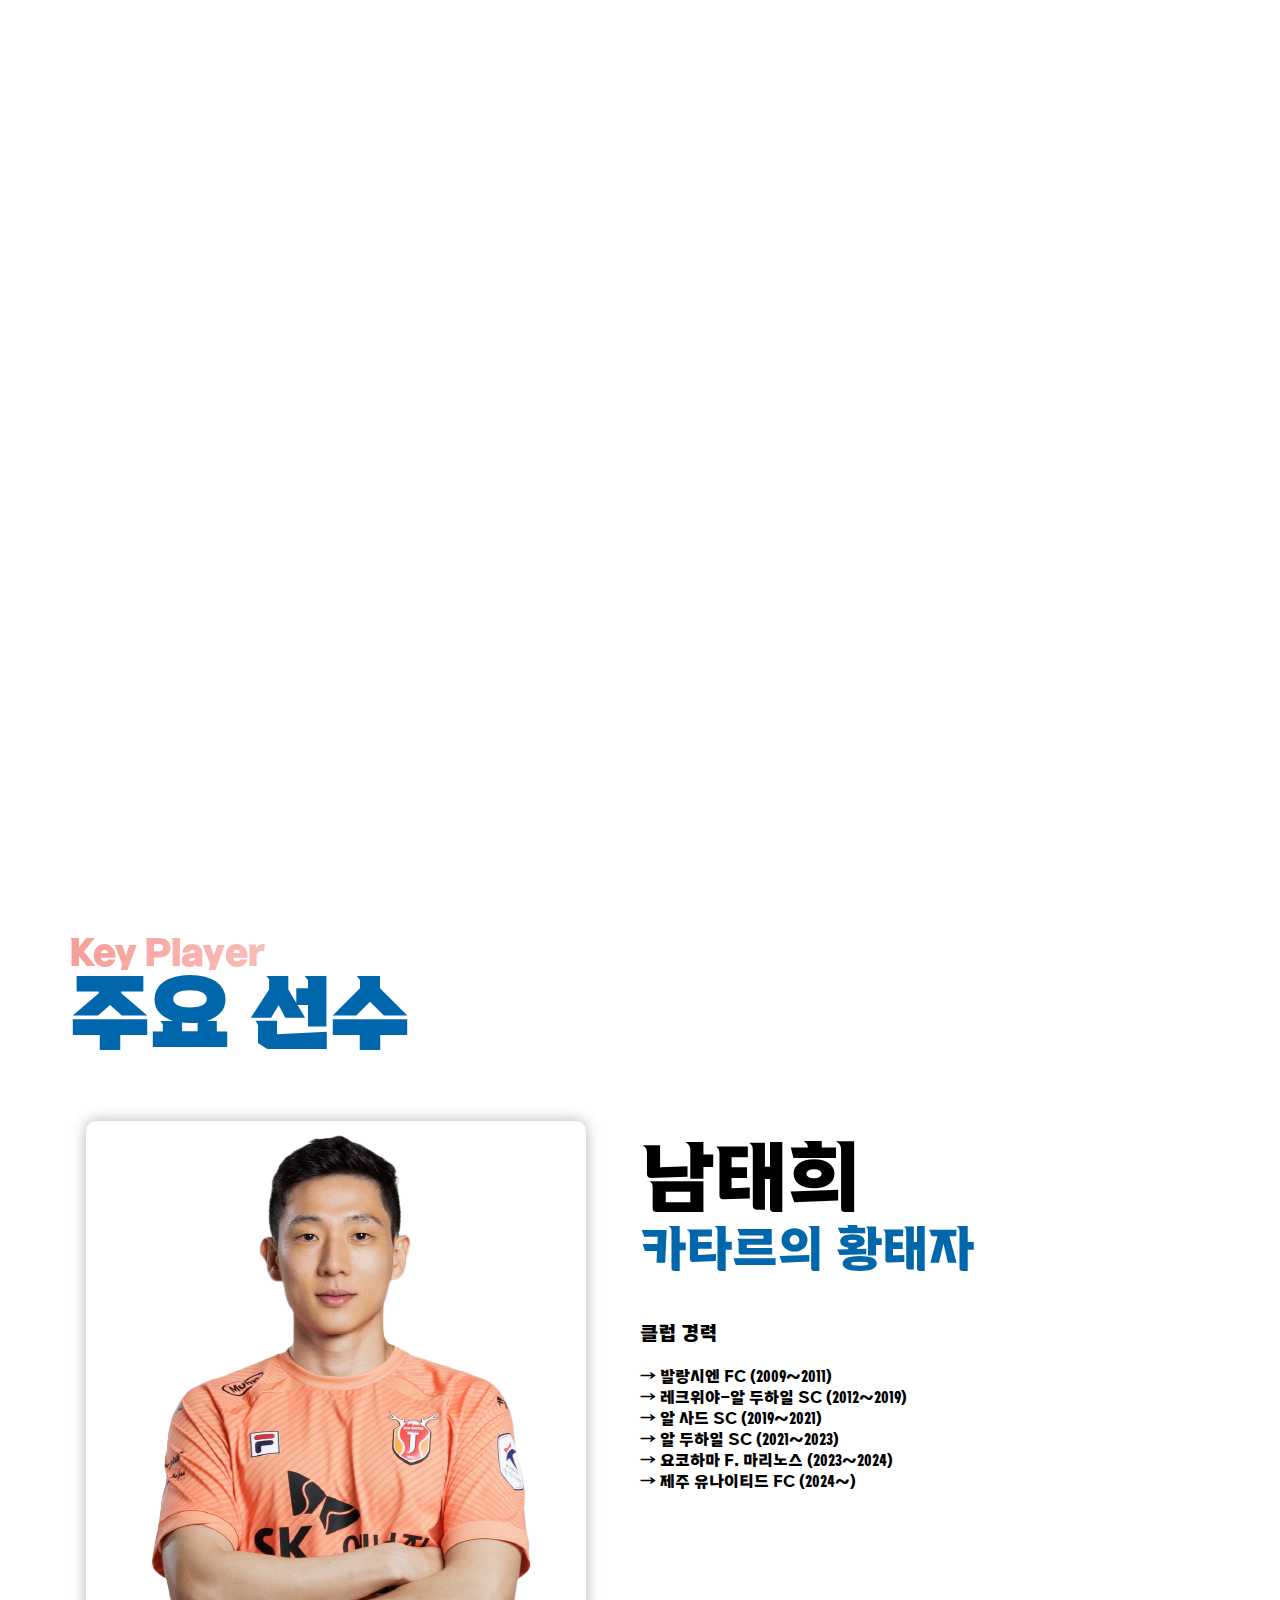
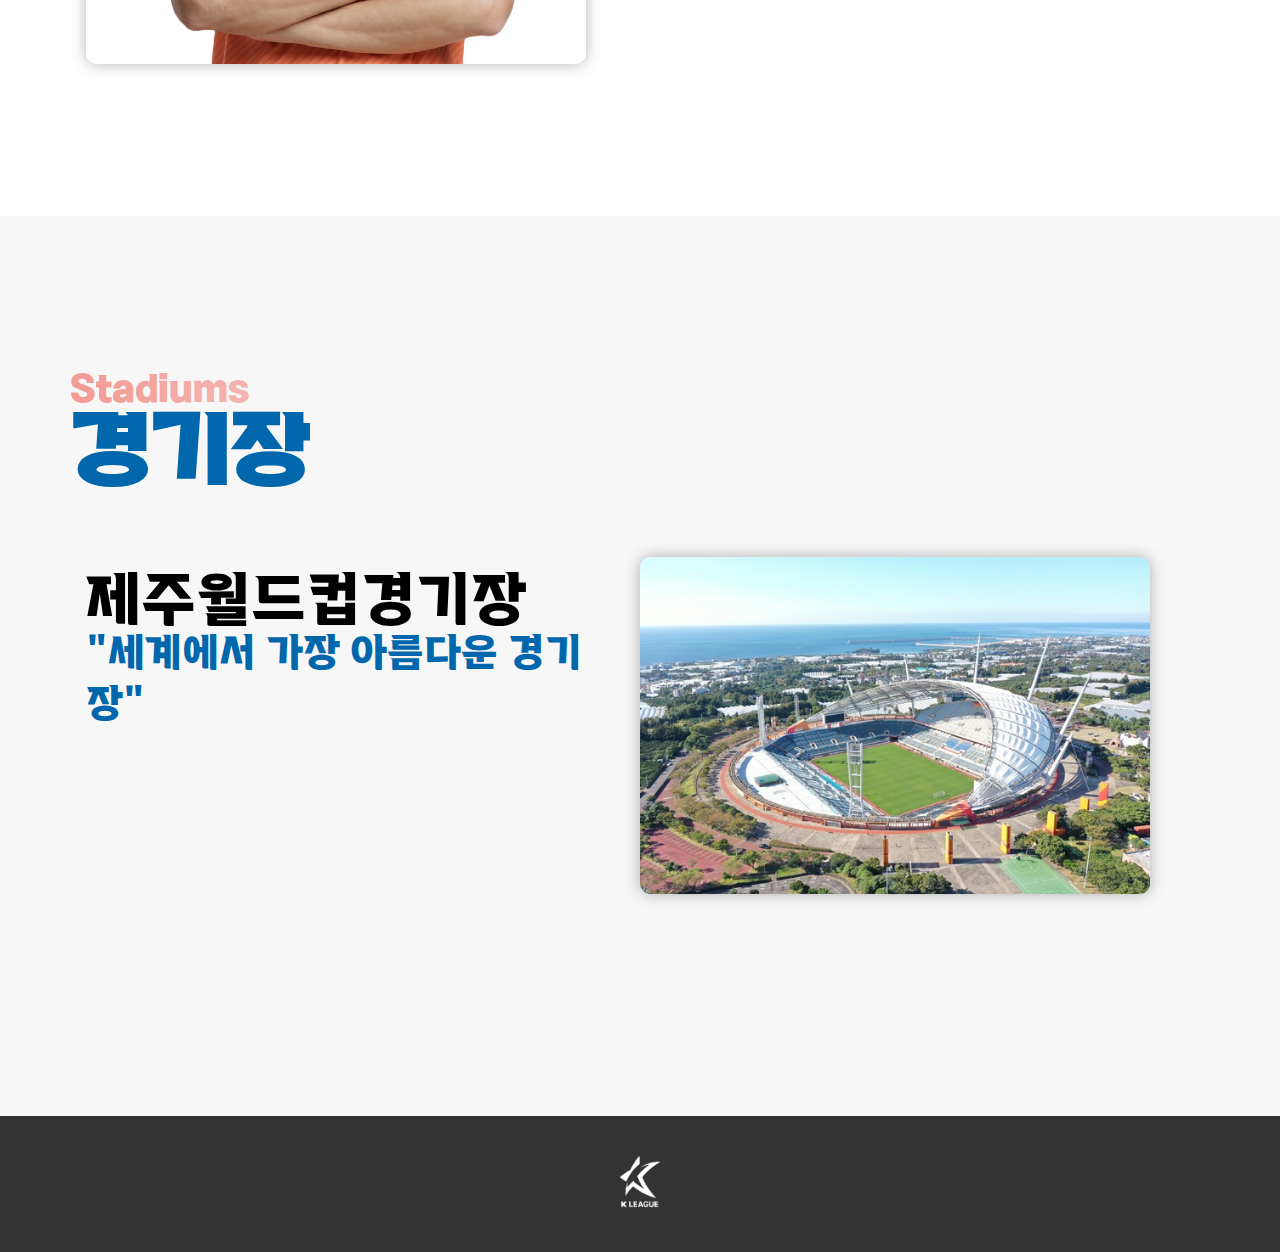
<file: club/club_jeju.html>
<!DOCTYPE html>
<html lang="ko">
  <head>
    <meta charset="UTF-8" />
    <meta name="viewport" content="width=device-width, initial-scale=1.0" />
    <title>제주유나이티드</title>
    <link rel="stylesheet" href="club_jeju.css" />
    <style>
      @font-face {
        font-family: 'KLeagueBasic';
        src: url('font/KLeagueBasic-Medium.ttf') format('truetype');
        font-weight: normal;
        font-style: normal;
      }

      @font-face {
        font-family: 'KLeagueBasic';
        src: url('font/KLeagueDynamic-ExtraBold.ttf') format('truetype');
        font-weight: bold;
        font-style: normal;
      }

      body {
        font-family: 'KLeagueBasic', sans-serif;
      }
    </style>
  </head>

  <body>
    <!-- 왼쪽 사이드 네비게이션 -->
    <div id="sideNav">
      <a href="#main">Main</a>
      <a href="#about">Intro</a>
      <a href="#club">Player</a>
      <a href="#stadium">Stadiums</a>
    </div>
    <!-- 사이드 네비게이션 끝 -->

    <!-- 오른쪽 네비게이션 컨테이너 추가 -->
    <div id="navContainer">
      <button id="toggleNavBtn">☰</button>
      <nav id="sideNavRight">
        <div class="table">
          <div class="row">
            <div class="cell">
              <a href="/club/club_ulsan.html">
                <img src="image/Ulsan.svg" alt="울산HD" width="49" />
              </a>
            </div>
            <div class="cell">
              <a href="/club/club_jeonbuk.html">
                <img src="image/Jeonbuk.png" alt="전북현대" width="63" />
              </a>
            </div>
          </div>
          <div class="row">
            <div class="cell">
              <a href="/club/club_seoul.html">
                <img src="image/seoul.png" alt="FC서울" width="64" />
              </a>
            </div>
            <div class="cell">
              <a href="/club/club_gangwon.html">
                <img src="image/gangwon.png" alt="강원FC" width="60" />
              </a>
            </div>
          </div>
          <div class="row">
            <div class="cell">
              <a href="/club/club_jeju.html">
                <img src="image/Jeju.svg" alt="제주" width="54" />
              </a>
            </div>
            <div class="cell">
              <a href="/club/club_incheon.html">
                <img src="image/Incheon.png" alt="인천" width="48" />
              </a>
            </div>
          </div>
          <div class="row">
            <div class="cell">
              <a href="/club/club_pohang.html">
                <img src="image/Pohang.svg" alt="포항" width="60" />
              </a>
            </div>
            <div class="cell">
              <a href="/club/club_daejeon.html">
                <img src="image/daejeon.png" alt="대전" width="50" />
              </a>
            </div>
          </div>
          <div class="row">
            <div class="cell">
              <a href="/club/club_gimcheon.html">
                <img
                  id="kc"
                  src="image/gimcheon.svg"
                  alt="김천상무"
                  width="58"
                />
              </a>
            </div>
            <div class="cell">
              <a href="/club/club_suwon.html">
                <img src="image/suwon.png" alt="수원FC" width="70" />
              </a>
            </div>
          </div>
          <div class="row">
            <div class="cell">
              <a href="/club/club_daegu.html">
                <img src="image/Daegu.svg" alt="대구FC" width="60" />
              </a>
            </div>
            <div class="cell">
              <a href="/club/club_gwangju.html">
                <img src="image/gwangju.svg" alt="광주FC" width="48" />
              </a>
            </div>
          </div>
        </div>
      </nav>
    </div>

    <!-- 오버레이 추가 -->
    <div id="overlay"></div>

    <main id="main">
      <img id="face" src="image/Jeju.svg" alt="제주" width="250" />
      <table id="clubs_main">
        <tr>
          <td>
            <a href="/main/index.html">
              <img src="image/Kleague_ci.png" alt="K리그" width="28" />
            </a>
          </td>
          <td>
            <a href="/club/club_ulsan.html">
              <img src="image/Ulsan.svg" alt="울산HD" width="28" />
            </a>
          </td>
          <td>
            <a href="/club/club_jeonbuk.html">
              <img src="image/Jeonbuk.png" alt="전북현대" width="37" />
            </a>
          </td>
          <td>
            <a href="/club/club_seoul.html">
              <img src="image/seoul.png" alt="FC서울" width="30" />
            </a>
          </td>
          <td>
            <a href="/club/club_gangwon.html">
              <img src="image/gangwon.png" alt="강원FC" width="33" />
            </a>
          </td>
          <td>
            <a href="/club/club_incheon.html">
              <img src="image/Incheon.png" alt="인천" width="25" />
            </a>
          </td>
          <td>
            <a href="/club/club_pohang.html">
              <img src="image/Pohang.svg" alt="포항" width="34" />
            </a>
          </td>
          <td>
            <a href="/club/club_daejeon.html">
              <img src="image/daejeon.png" alt="대전" width="25" />
            </a>
          </td>
          <td>
            <a href="/club/club_gimcheon.html">
              <img src="image/gimcheon.svg" alt="김천상무" width="30" />
            </a>
          </td>
          <td>
            <a href="/club/club_suwon.html">
              <img
                id="수원_main"
                src="image/suwon.png"
                alt="수원FC"
                width="40"
              />
            </a>
          </td>
          <td>
            <a href="/club/club_daegu.html">
              <img src="image/Daegu.svg" alt="대구FC" width="35" />
            </a>
          </td>
          <td>
            <a href="/club/club_gwangju.html">
              <img src="image/gwangju.svg" alt="광주FC" width="25" />
            </a>
          </td>
        </tr>
      </table>
    </main>

    <section id="about" class="about">
      <div class="container">
        <div class="about-KLEAGUE">
          <div class="left">
            <img src="image/Jeju.svg" alt="k리그" height="300" />
          </div>
          <div class="right">
            <h3>반전이 필요해</h3>
            <p>
              지난 시즌 초반 5연승을 거두며 2위까지 순위가 상승했던 제주는
              16라운드 이후 38라운드까지 2승 밖에 거두지 못하며 강등권으로
              추락하였다. 9위로 마무리 한 것이 다행일 정도다.
              <br />
              <b style="color: hsl(26, 67%, 46%); font-size: larger"
                >김학범 감독 부임</b
              >
              후 체련 훈련과 체지방 감량 등 달라진 모습을 기대하게 만드는
              제주유나이티드이다.
            </p>
          </div>
        </div>
      </div>
    </section>

    <div class="bg"></div>

    <section id="club" class="club">
      <div class="container">
        <div class="title">
          <h4>Key Player</h4>
          <h2>주요 선수</h2>
        </div>

        <div class="club-me">
          <div class="club-inner">
            <div class="player_left">
              <img
                class="player_img"
                src="image/player_jeju.png"
                alt="남태희"
              />
            </div>
            <div class="player_right">
              <p style="font-size: 80px">남태희</p>
              <br />
              <p
                class="tagline"
                style="font-size: 50px; color: rgb(0, 103, 172)"
              >
                카타르의 황태자
              </p>
              <br /><br />
              <ul>
                <li style="font-size: 20px">클럽 경력</li>
                <br />
                <li>→ 발랑시엔 FC (2009~2011)</li>
                <li>→ 레크위야-알 두하일 SC (2012~2019)</li>
                <li>→ 알 사드 SC (2019~2021)</li>
                <li>→ 알 두하일 SC (2021~2023)</li>
                <li>→ 요코하마 F. 마리노스 (2023~2024)</li>
                <li>→ 제주 유나이티드 FC (2024~)</li>
                <br /><br />
              </ul>
            </div>
          </div>
        </div>
      </div>
    </section>

    <section id="stadium" class="stadium">
      <div class="container">
        <div class="title">
          <h4>Stadiums</h4>
          <h2>경기장</h2>
        </div>

        <div class="club-me">
          <div class="club-inner">
            <div class="player_right">
              <p style="font-size: 60px">제주월드컵경기장</p>
              <br />
              <p
                class="tagline"
                style="font-size: 40px; color: rgb(0, 103, 172)"
              >
                "세계에서 가장 아름다운 경기장"
              </p>
              <br /><br />
            </div>
            <div class="player_left">
              <img
                class="player_img"
                src="image/stadium_jeju.jpg"
                alt="제주월드컵경기장"
                width="510px"
              />
            </div>
          </div>
        </div>
      </div>
    </section>

    <footer>
      <div class="container">
        <div class="footer-content">
          <div>
            <a href="https://www.kleague.com/" target="_blank"
              ><img src="image/Kleague_footer.png" alt="kleague" width="40px"
            /></a>
          </div>
        </div>
      </div>
    </footer>

    <script src="club.js"></script>
  </body>
</html>
</file>
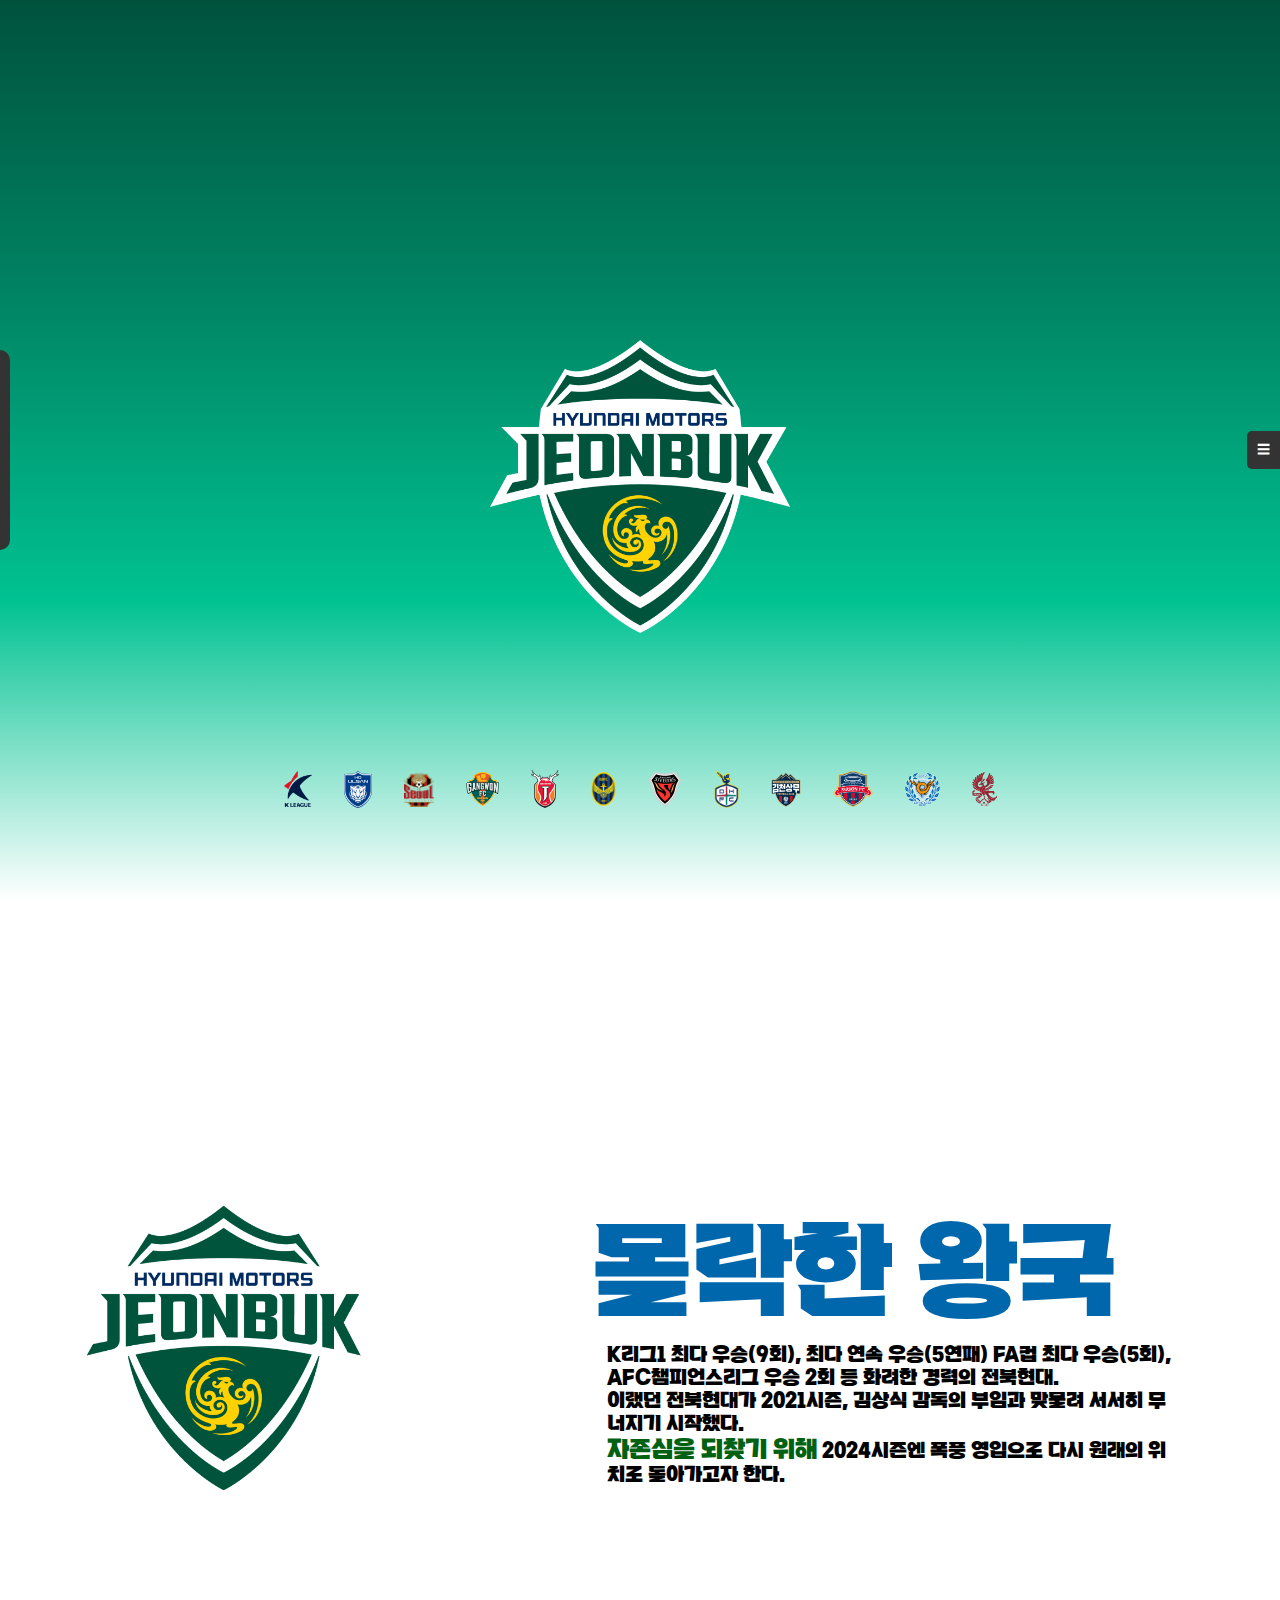
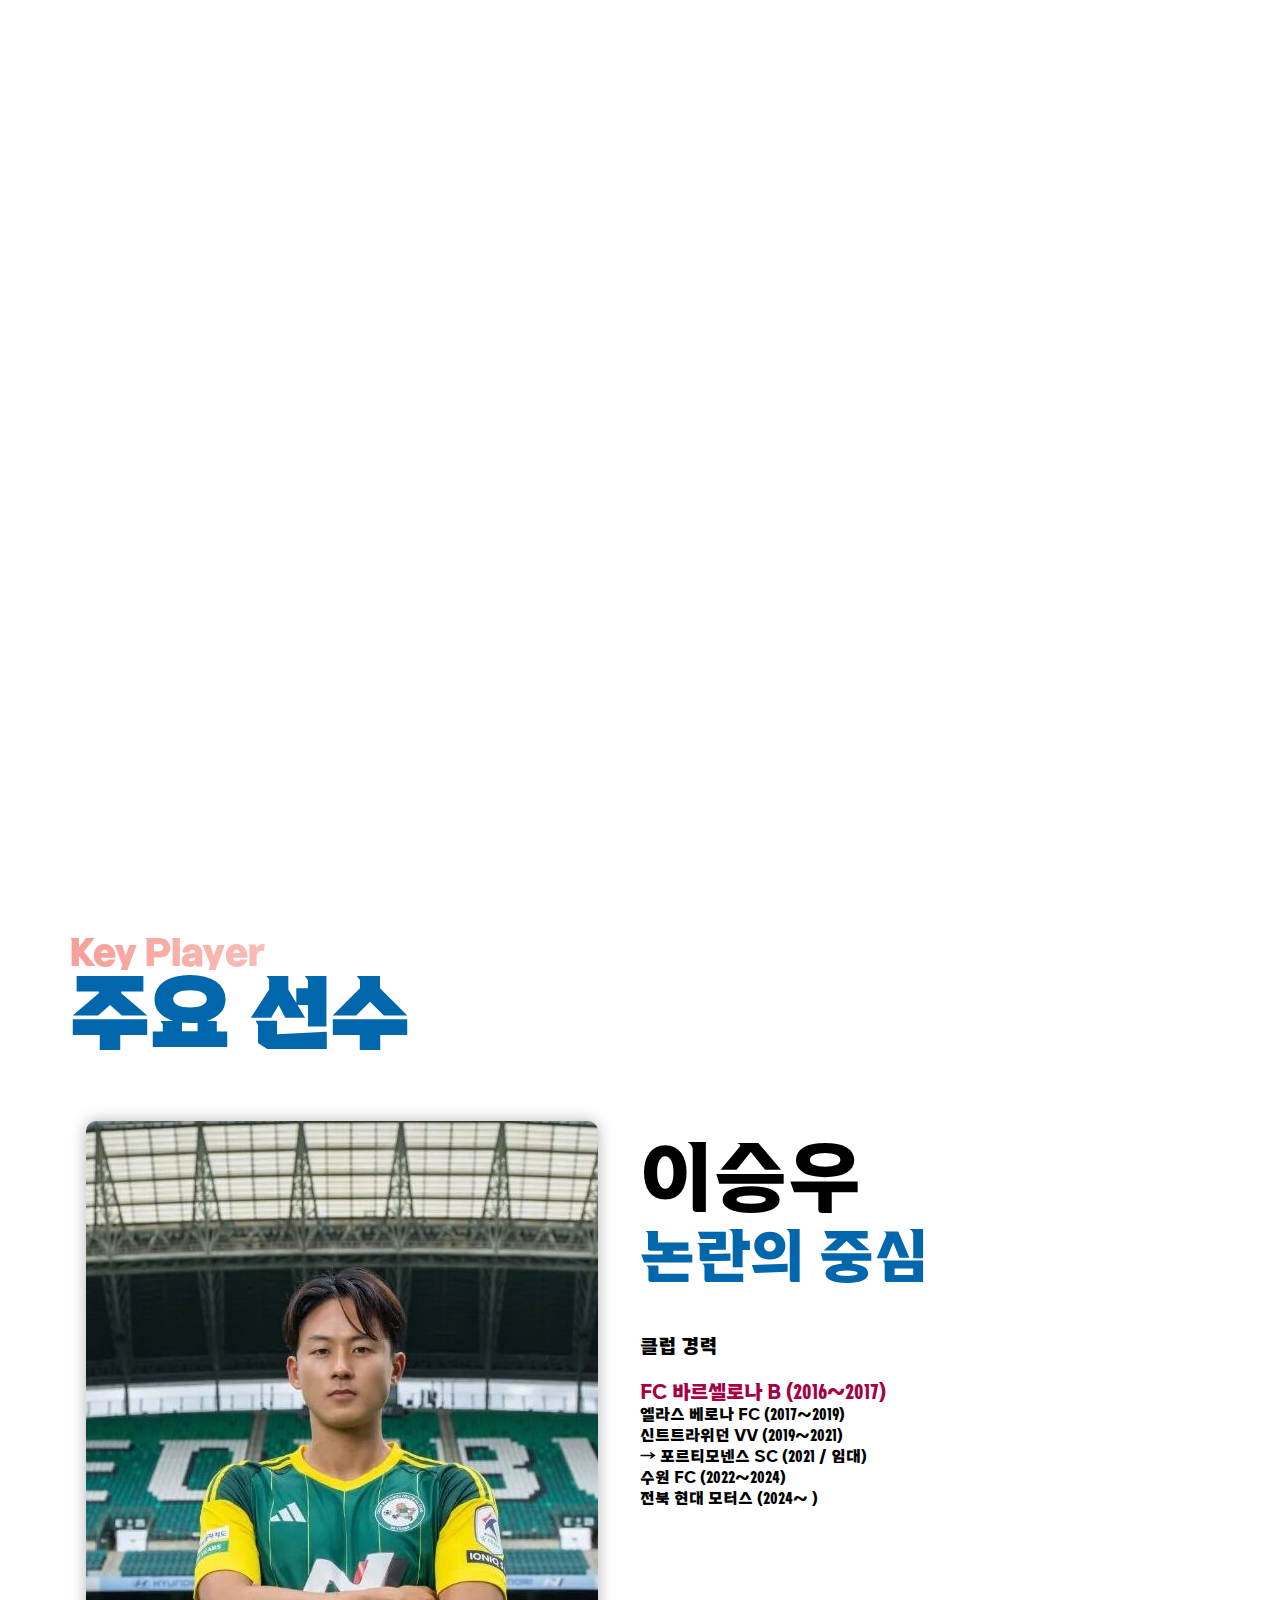
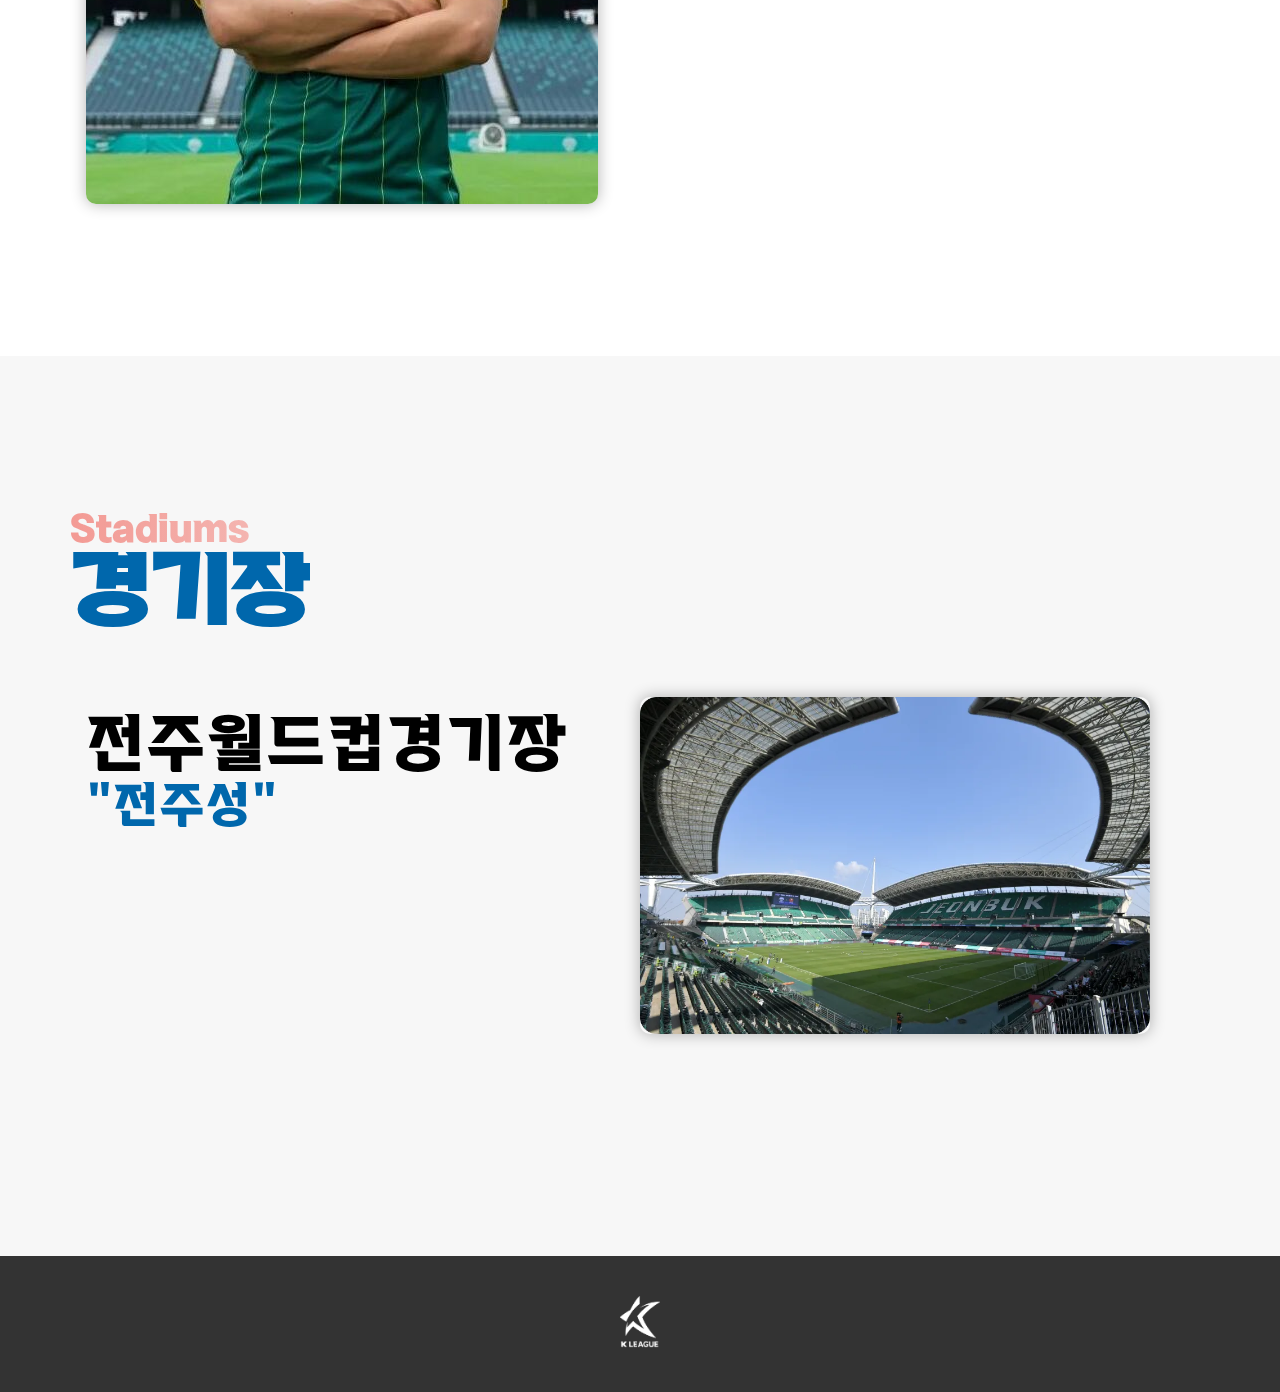
<file: club/club_jeonbuk.html>
<!DOCTYPE html>
<html lang="ko">
  <head>
    <meta charset="UTF-8" />
    <meta name="viewport" content="width=device-width, initial-scale=1.0" />
    <title>전북현대</title>
    <link rel="stylesheet" href="club_jeonbuk.css" />
    <style>
      @font-face {
        font-family: 'KLeagueBasic';
        src: url('font/KLeagueBasic-Medium.ttf') format('truetype');
        font-weight: normal;
        font-style: normal;
      }

      @font-face {
        font-family: 'KLeagueBasic';
        src: url('font/KLeagueDynamic-ExtraBold.ttf') format('truetype');
        font-weight: bold;
        font-style: normal;
      }

      body {
        font-family: 'KLeagueBasic', sans-serif;
      }
    </style>
  </head>

  <body>
    <!-- 왼쪽 사이드 네비게이션 -->
    <div id="sideNav">
      <a href="#main">Main</a>
      <a href="#about">Intro</a>
      <a href="#club">Player</a>
      <a href="#stadium">Stadiums</a>
    </div>
    <!-- 사이드 네비게이션 끝 -->

    <!-- 오른쪽 네비게이션 컨테이너 추가 -->
    <div id="navContainer">
      <button id="toggleNavBtn">☰</button>
      <nav id="sideNavRight">
        <div class="table">
          <div class="row">
            <div class="cell">
              <a href="/club/club_ulsan.html">
                <img src="image/Ulsan.svg" alt="울산HD" width="49" />
              </a>
            </div>
            <div class="cell">
              <a href="/club/club_jeonbuk.html">
                <img src="image/Jeonbuk.png" alt="전북현대" width="63" />
              </a>
            </div>
          </div>
          <div class="row">
            <div class="cell">
              <a href="/club/club_seoul.html">
                <img src="image/seoul.png" alt="FC서울" width="64" />
              </a>
            </div>
            <div class="cell">
              <a href="/club/club_gangwon.html">
                <img src="image/gangwon.png" alt="강원FC" width="60" />
              </a>
            </div>
          </div>
          <div class="row">
            <div class="cell">
              <a href="/club/club_jeju.html">
                <img src="image/Jeju.svg" alt="제주" width="54" />
              </a>
            </div>
            <div class="cell">
              <a href="/club/club_incheon.html">
                <img src="image/Incheon.png" alt="인천" width="48" />
              </a>
            </div>
          </div>
          <div class="row">
            <div class="cell">
              <a href="/club/club_pohang.html">
                <img src="image/Pohang.svg" alt="포항" width="60" />
              </a>
            </div>
            <div class="cell">
              <a href="/club/club_daejeon.html">
                <img src="image/daejeon.png" alt="대전" width="50" />
              </a>
            </div>
          </div>
          <div class="row">
            <div class="cell">
              <a href="/club/club_gimcheon.html">
                <img
                  id="kc"
                  src="image/gimcheon.svg"
                  alt="김천상무"
                  width="58"
                />
              </a>
            </div>
            <div class="cell">
              <a href="/club/club_suwon.html">
                <img src="image/suwon.png" alt="수원FC" width="70" />
              </a>
            </div>
          </div>
          <div class="row">
            <div class="cell">
              <a href="/club/club_daegu.html">
                <img src="image/Daegu.svg" alt="대구FC" width="60" />
              </a>
            </div>
            <div class="cell">
              <a href="/club/club_gwangju.html">
                <img src="image/gwangju.svg" alt="광주FC" width="48" />
              </a>
            </div>
          </div>
        </div>
      </nav>
    </div>

    <!-- 오버레이 추가 -->
    <div id="overlay"></div>

    <main id="main">
      <div class="container"></div>
      <img id="face" src="image/Jeonbuk.png" alt="제주" width="300" />
      <table id="clubs_main">
        <tr>
          <td>
            <a href="/main/index.html">
              <img src="image/Kleague_ci.png" alt="K리그" width="28" />
            </a>
          </td>
          <td>
            <a href="/club/club_ulsan.html">
              <img src="image/Ulsan.svg" alt="울산HD" width="28" />
            </a>
          </td>
          <td>
            <a href="/club/club_seoul.html">
              <img src="image/seoul.png" alt="FC서울" width="30" />
            </a>
          </td>
          <td>
            <a href="/club/club_gangwon.html">
              <img src="image/gangwon.png" alt="강원FC" width="33" />
            </a>
          </td>
          <td>
            <a href="/club/club_jeju.html">
              <img src="image/Jeju.svg" alt="제주" width="28" />
            </a>
          </td>
          <td>
            <a href="/club/club_incheon.html">
              <img src="image/Incheon.png" alt="인천" width="25" />
            </a>
          </td>
          <td>
            <a href="/club/club_pohang.html">
              <img src="image/Pohang.svg" alt="포항" width="34" />
            </a>
          </td>
          <td>
            <a href="/club/club_daejeon.html">
              <img src="image/daejeon.png" alt="대전" width="25" />
            </a>
          </td>
          <td>
            <a href="/club/club_gimcheon.html">
              <img src="image/gimcheon.svg" alt="김천상무" width="30" />
            </a>
          </td>
          <td>
            <a href="/club/club_suwon.html">
              <img
                id="수원_main"
                src="image/suwon.png"
                alt="수원FC"
                width="40"
              />
            </a>
          </td>
          <td>
            <a href="/club/club_daegu.html">
              <img src="image/Daegu.svg" alt="대구FC" width="35" />
            </a>
          </td>
          <td>
            <a href="/club/club_gwangju.html">
              <img src="image/gwangju.svg" alt="광주FC" width="25" />
            </a>
          </td>
        </tr>
      </table>
    </main>

    <section id="about" class="about">
      <div class="container">
        <div class="about-KLEAGUE">
          <div class="left">
            <img src="image/Jeonbuk.png" alt="k리그" height="300" />
          </div>
          <div class="right">
            <h3>몰락한 왕국</h3>
            <p>
              K리그1 최다 우승(9회), 최다 연속 우승(5연패) FA컵 최다 우승(5회),
              AFC챔피언스리그 우승 2회 등 화려한 경력의 전북현대.
              <br />
              이랬던 전북현대가 2021시즌, 김상식 감독의 부임과 맞물려 서서히
              무너지기 시작했다. <br />
              <b style="color: hsl(131, 100%, 19%); font-size: larger"
                >자존심을 되찾기 위해</b
              >
              2024시즌엔 폭풍 영입으로 다시 원래의 위치로 돌아가고자 한다.
            </p>
          </div>
        </div>
      </div>
    </section>

    <div class="bg"></div>

    <section id="club" class="club">
      <div class="container">
        <div class="title">
          <h4>Key Player</h4>
          <h2>주요 선수</h2>
        </div>

        <div class="club-inner">
          <div class="player_left">
            <img
              class="player_img"
              src="image/player_leeseungwoo3.jpg"
              alt="이승우"
            />
          </div>
          <div class="player_right">
            <p style="font-size: 80px">이승우</p>
            <br />
            <p class="tagline" style="font-size: 60px; color: rgb(0, 103, 172)">
              논란의 중심
            </p>
            <br /><br />
            <ul>
              <li style="font-size: 20px">클럽 경력</li>
              <br />
              <li style="font-size: 20px; color: rgb(165, 0, 68)">
                FC 바르셀로나 B (2016~2017)
              </li>
              <li>엘라스 베로나 FC (2017~2019)</li>
              <li>신트트라위던 VV (2019~2021)</li>
              <li>→ 포르티모넨스 SC (2021 / 임대)</li>
              <li>수원 FC (2022~2024)</li>
              <li>전북 현대 모터스 (2024~ )</li>
            </ul>
          </div>
        </div>
      </div>
    </section>

    <section id="stadium" class="stadium">
      <div class="container">
        <div class="title">
          <h4>Stadiums</h4>
          <h2>경기장</h2>
        </div>

        <div class="club-me">
          <div class="club-inner">
            <div class="player_right">
              <p style="font-size: 65px">전주월드컵경기장</p>
              <br />
              <p
                class="tagline"
                style="font-size: 50px; color: rgb(0, 103, 172)"
              >
                "전주성"
              </p>
            </div>
            <div class="player_left">
              <img
                class="player_img"
                src="image/stadium_jeonbuk.webp"
                alt="전주월드컵경기장"
                width="510px"
              />
            </div>
          </div>
        </div>
      </div>
    </section>

    <footer>
      <div class="container">
        <div class="footer-content">
          <div>
            <a href="https://www.kleague.com/" target="_blank"
              ><img src="image/Kleague_footer.png" alt="kleague" width="40px"
            /></a>
          </div>
        </div>
      </div>
    </footer>

    <script src="club.js"></script>
  </body>
</html>
</file>
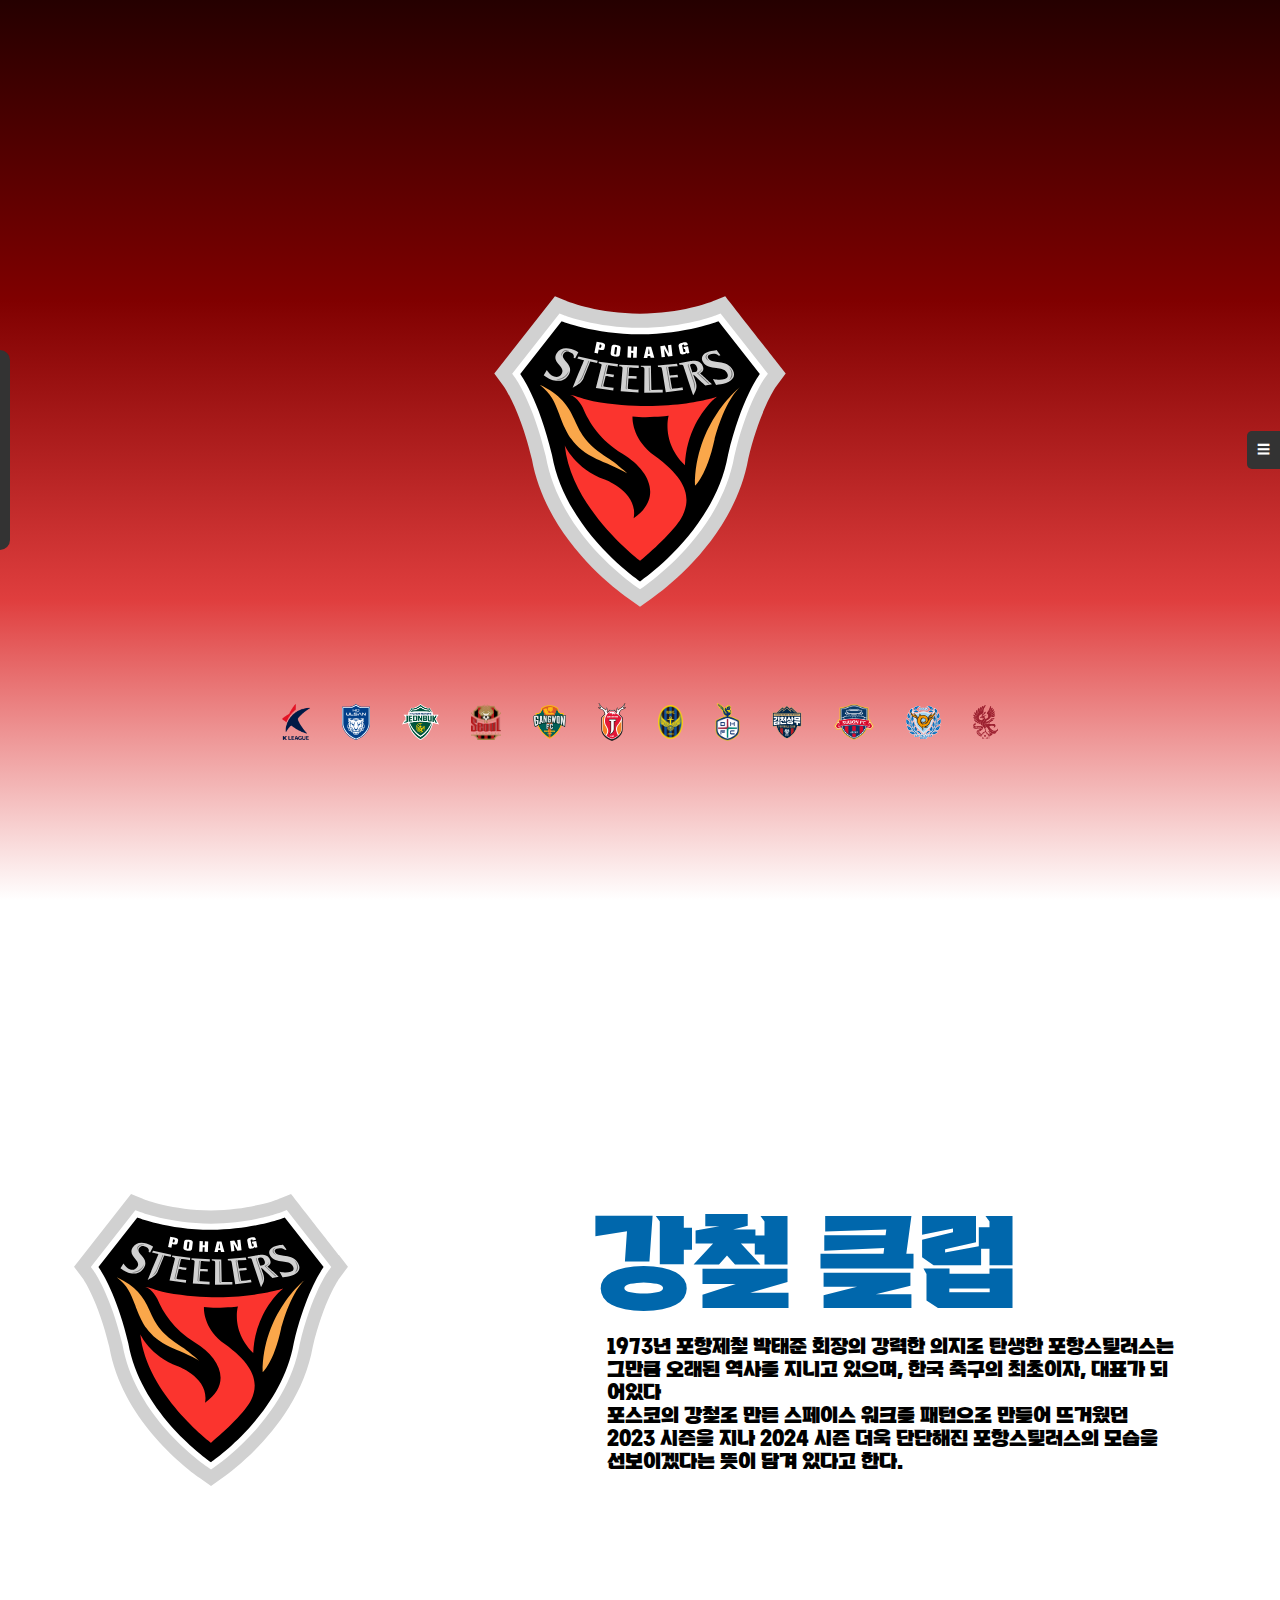
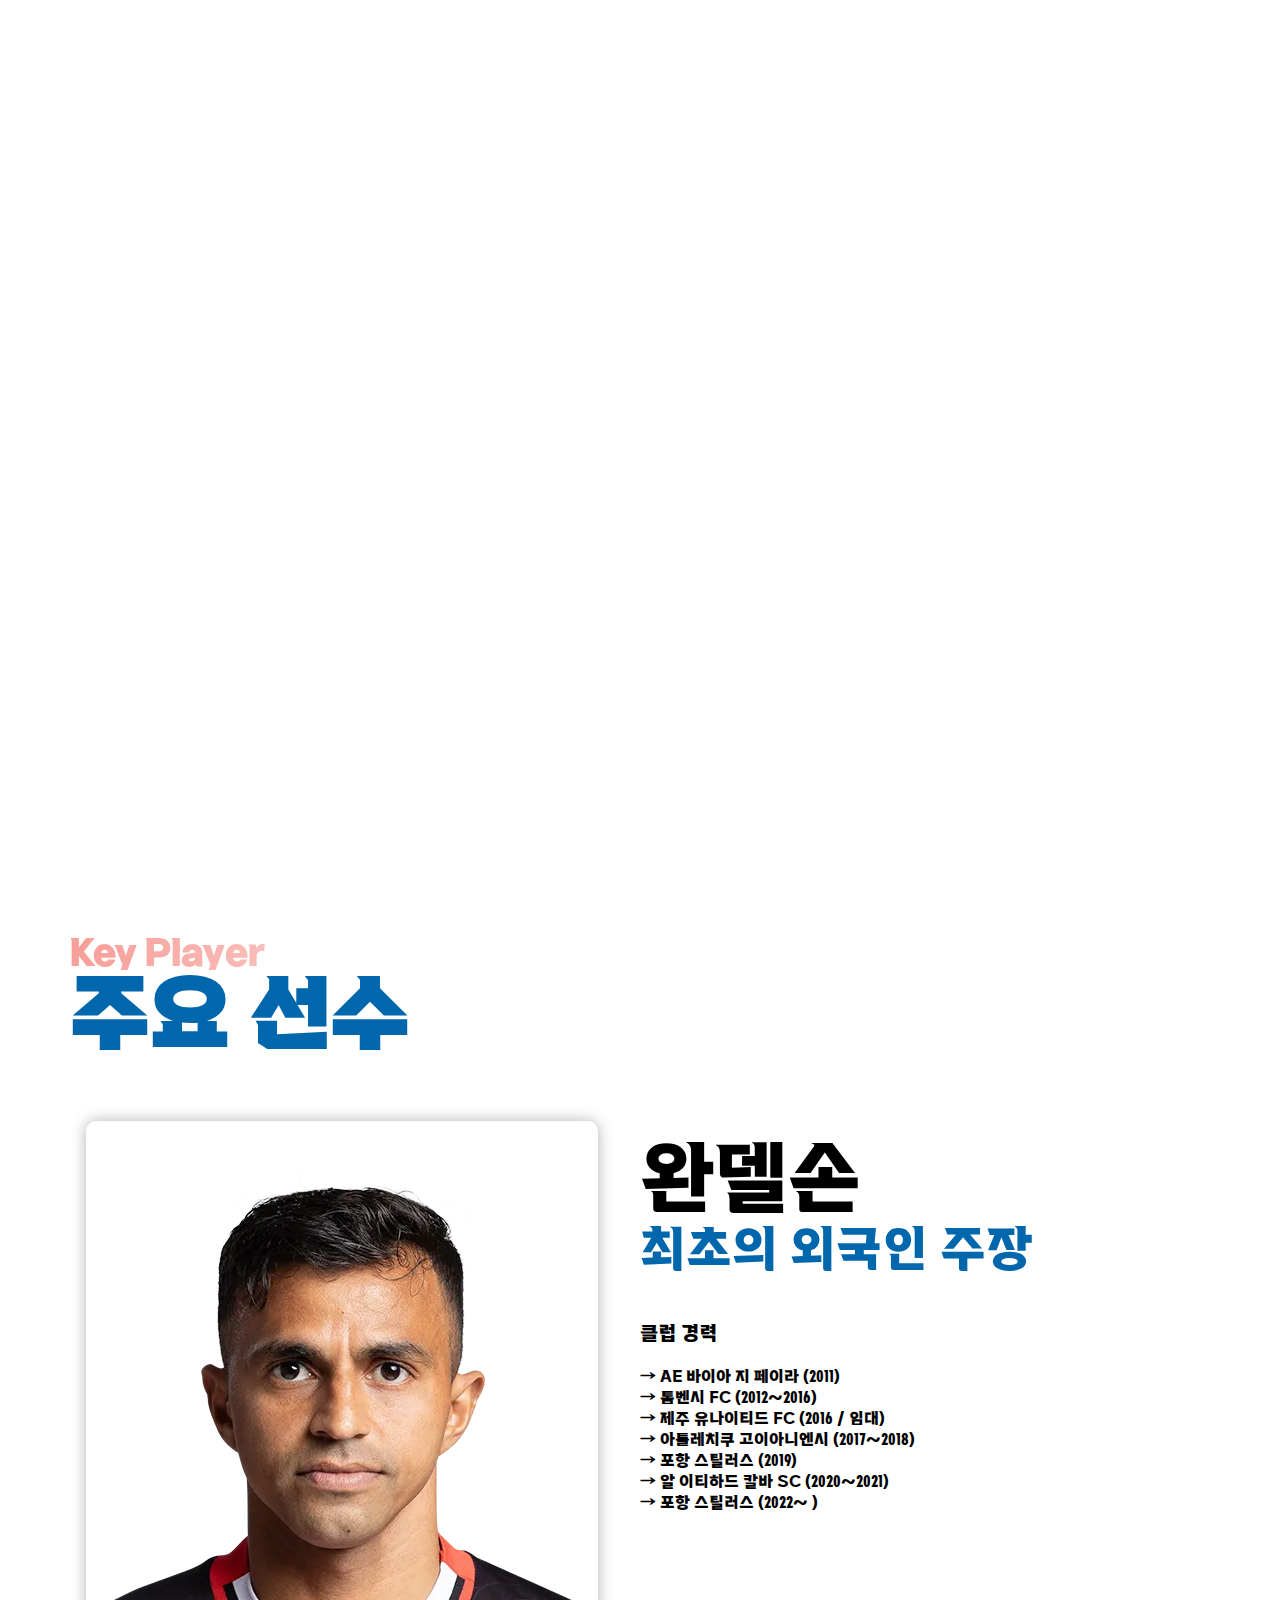
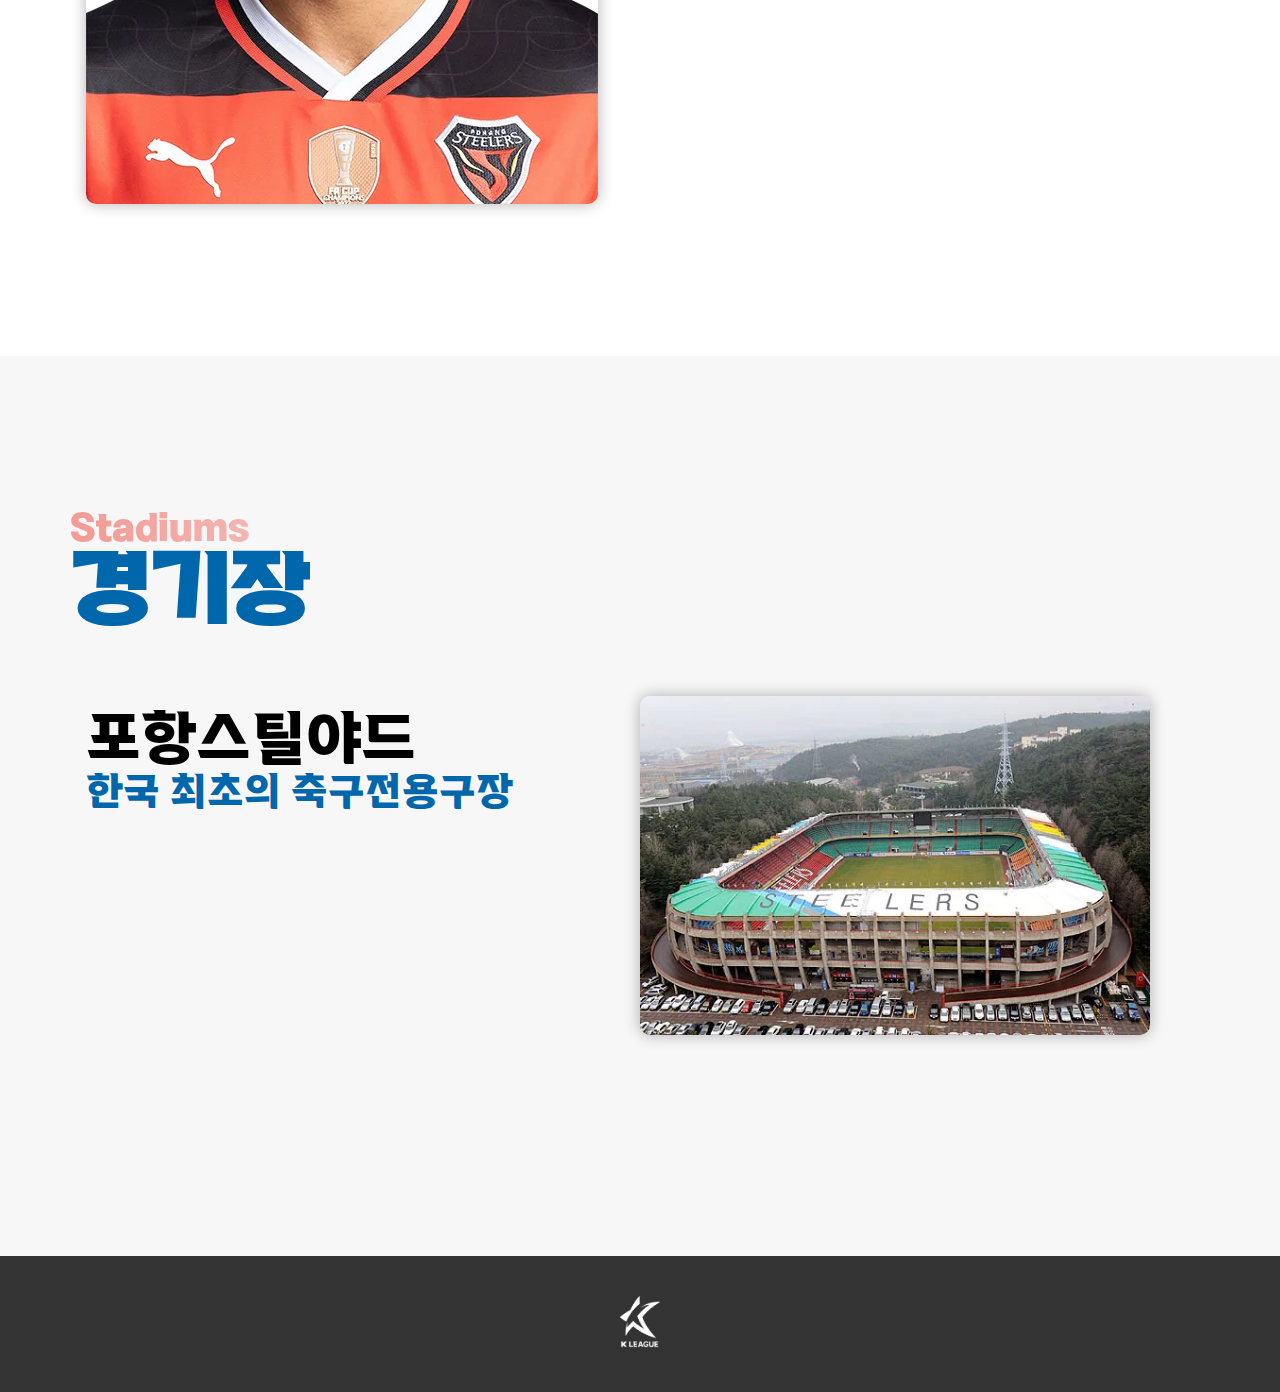
<file: club/club_pohang.html>
<!DOCTYPE html>
<html lang="ko">
  <head>
    <meta charset="UTF-8" />
    <meta name="viewport" content="width=device-width, initial-scale=1.0" />
    <title>포항스틸러스</title>
    <link rel="stylesheet" href="club_pohang.css" />
    <style>
      @font-face {
        font-family: 'KLeagueBasic';
        src: url('font/KLeagueBasic-Medium.ttf') format('truetype');
        font-weight: normal;
        font-style: normal;
      }

      @font-face {
        font-family: 'KLeagueBasic';
        src: url('font/KLeagueDynamic-ExtraBold.ttf') format('truetype');
        font-weight: bold;
        font-style: normal;
      }

      body {
        font-family: 'KLeagueBasic', sans-serif;
      }
    </style>
  </head>

  <body>
    <!-- 왼쪽 사이드 네비게이션 -->
    <div id="sideNav">
      <a href="#main">Main</a>
      <a href="#about">Intro</a>
      <a href="#club">Player</a>
      <a href="#stadium">Stadiums</a>
    </div>
    <!-- 사이드 네비게이션 끝 -->

    <!-- 오른쪽 네비게이션 컨테이너 추가 -->
    <div id="navContainer">
      <button id="toggleNavBtn">☰</button>
      <nav id="sideNavRight">
        <div class="table">
          <div class="row">
            <div class="cell">
              <a href="/club/club_ulsan.html">
                <img src="image/Ulsan.svg" alt="울산HD" width="49" />
              </a>
            </div>
            <div class="cell">
              <a href="/club/club_jeonbuk.html">
                <img src="image/Jeonbuk.png" alt="전북현대" width="63" />
              </a>
            </div>
          </div>
          <div class="row">
            <div class="cell">
              <a href="/club/club_seoul.html">
                <img src="image/seoul.png" alt="FC서울" width="64" />
              </a>
            </div>
            <div class="cell">
              <a href="/club/club_gangwon.html">
                <img src="image/gangwon.png" alt="강원FC" width="60" />
              </a>
            </div>
          </div>
          <div class="row">
            <div class="cell">
              <a href="/club/club_jeju.html">
                <img src="image/Jeju.svg" alt="제주" width="54" />
              </a>
            </div>
            <div class="cell">
              <a href="/club/club_incheon.html">
                <img src="image/Incheon.png" alt="인천" width="48" />
              </a>
            </div>
          </div>
          <div class="row">
            <div class="cell">
              <a href="/club/club_pohang.html">
                <img src="image/Pohang.svg" alt="포항" width="60" />
              </a>
            </div>
            <div class="cell">
              <a href="/club/club_daejeon.html">
                <img src="image/daejeon.png" alt="대전" width="50" />
              </a>
            </div>
          </div>
          <div class="row">
            <div class="cell">
              <a href="/club/club_gimcheon.html">
                <img
                  id="kc"
                  src="image/gimcheon.svg"
                  alt="김천상무"
                  width="58"
                />
              </a>
            </div>
            <div class="cell">
              <a href="/club/club_suwon.html">
                <img src="image/suwon.png" alt="수원FC" width="70" />
              </a>
            </div>
          </div>
          <div class="row">
            <div class="cell">
              <a href="/club/club_daegu.html">
                <img src="image/Daegu.svg" alt="대구FC" width="60" />
              </a>
            </div>
            <div class="cell">
              <a href="/club/club_gwangju.html">
                <img src="image/gwangju.svg" alt="광주FC" width="48" />
              </a>
            </div>
          </div>
        </div>
      </nav>
    </div>

    <!-- 오버레이 추가 -->
    <div id="overlay"></div>

    <main id="main">
      <img id="face" src="image/Pohang.svg" alt="포항스틸러스" width="300" />
      <table id="clubs_main">
        <tr>
          <td>
            <a href="/main/index.html">
              <img src="image/Kleague_ci.png" alt="K리그" width="28" />
            </a>
          </td>
          <td>
            <a href="/club/club_ulsan.html">
              <img src="image/Ulsan.svg" alt="울산HD" width="28" />
            </a>
          </td>
          <td>
            <a href="/club/club_jeonbuk.html">
              <img src="image/Jeonbuk.png" alt="전북현대" width="37" />
            </a>
          </td>
          <td>
            <a href="/club/club_seoul.html">
              <img src="image/seoul.png" alt="FC서울" width="30" />
            </a>
          </td>
          <td>
            <a href="/club/club_gangwon.html">
              <img src="image/gangwon.png" alt="강원FC" width="33" />
            </a>
          </td>
          <td>
            <a href="/club/club_jeju.html">
              <img src="image/Jeju.svg" alt="제주" width="28" />
            </a>
          </td>
          <td>
            <a href="/club/club_incheon.html">
              <img src="image/Incheon.png" alt="인천" width="25" />
            </a>
          </td>
          <td>
            <a href="/club/club_daejeon.html">
              <img src="image/daejeon.png" alt="대전" width="25" />
            </a>
          </td>
          <td>
            <a href="/club/club_gimcheon.html">
              <img src="image/gimcheon.svg" alt="김천상무" width="30" />
            </a>
          </td>
          <td>
            <a href="/club/club_suwon.html">
              <img
                id="수원_main"
                src="image/suwon.png"
                alt="수원FC"
                width="40"
              />
            </a>
          </td>
          <td>
            <a href="/club/club_daegu.html">
              <img src="image/Daegu.svg" alt="대구FC" width="35" />
            </a>
          </td>
          <td>
            <a href="/club/club_gwangju.html">
              <img src="image/gwangju.svg" alt="광주FC" width="25" />
            </a>
          </td>
        </tr>
      </table>
    </main>

    <section id="about" class="about">
      <div class="container">
        <div class="about-KLEAGUE">
          <div class="left">
            <img src="image/Pohang.svg" alt="k리그" height="300" />
          </div>
          <div class="right">
            <h3>강철 클럽</h3>
            <p>
              1973년 포항제철 박태준 회장의 강력한 의지로 탄생한 포항스틸러스는 그만큼 오래된 역사를 지니고 있으며, 한국 축구의 최초이자, 대표가 되어있다
              <br />
              포스코의 강철로 만든 스페이스 워크를 패턴으로 만들어 뜨거웠던 2023 시즌을 지나 
2024 시즌 더욱 단단해진 포항스틸러스의 모습을 선보이겠다는 뜻이 담겨 있다고 한다.
              <br />
              <br />
            </p>
          </div>
        </div>
      </div>
    </section>

    <div class="bg"></div>

    <section id="club" class="club">
      <div class="container">
        <div class="title">
          <h4>Key Player</h4>
          <h2>주요 선수</h2>
        </div>

        <div class="club-me">
          <div class="club-inner">
            <div class="player_left">
              <img
                class="player_img"
                src="image/player_pohang.webp"
                alt="주민규"
              />
            </div>
            <div class="player_right">
              <p style="font-size: 80px">완델손</p>
              <br />
              <p
                class="tagline"
                style="font-size: 50px; color: rgb(0, 103, 172)"
              >
                최초의 외국인 주장
              </p>
              <br /><br />
              <ul>
                <li style="font-size: 20px">클럽 경력</li>
                <br />
                <li>→ AE 바이아 지 페이라 (2011)</li>
                <li>→ 톰벤시 FC (2012~2016)</li>
                <li>→ 제주 유나이티드 FC (2016 / 임대)</li>
                <li>→ 아틀레치쿠 고이아니엔시 (2017~2018)</li>
                <li>→ 포항 스틸러스 (2019)</li>
                <li>→ 알 이티하드 칼바 SC (2020~2021)</li>
                <li>→ 포항 스틸러스 (2022~ )</li>
                <br /><br />
              </ul>
            </div>
          </div>
        </div>
      </div>
    </section>

    <section id="stadium" class="stadium">
      <div class="container">
        <div class="title">
          <h4>Stadiums</h4>
          <h2>경기장</h2>
        </div>

        <div class="club-me">
          <div class="club-inner">
            <div class="player_right">
              <p style="font-size: 60px">포항스틸야드</p>
              <br />
              <p
                class="tagline"
                style="font-size: 40px; color: rgb(0, 103, 172)"
              >
                한국 최초의 축구전용구장
              </p>
              <br /><br />
            </div>
            <div class="player_left">
              <img
                class="player_img"
                src="image/stadium_pohang.webp"
                alt="광주축구전용구장"
                width="510px"
              />
            </div>
          </div>
        </div>
      </div>
    </section>

    <footer>
      <div class="container">
        <div class="footer-content">
          <div>
            <a href="https://www.kleague.com/" target="_blank"
              ><img src="image/Kleague_footer.png" alt="kleague" width="40px"
            /></a>
          </div>
        </div>
      </div>
    </footer>

    <script src="club.js"></script>
  </body>
</html>
</file>
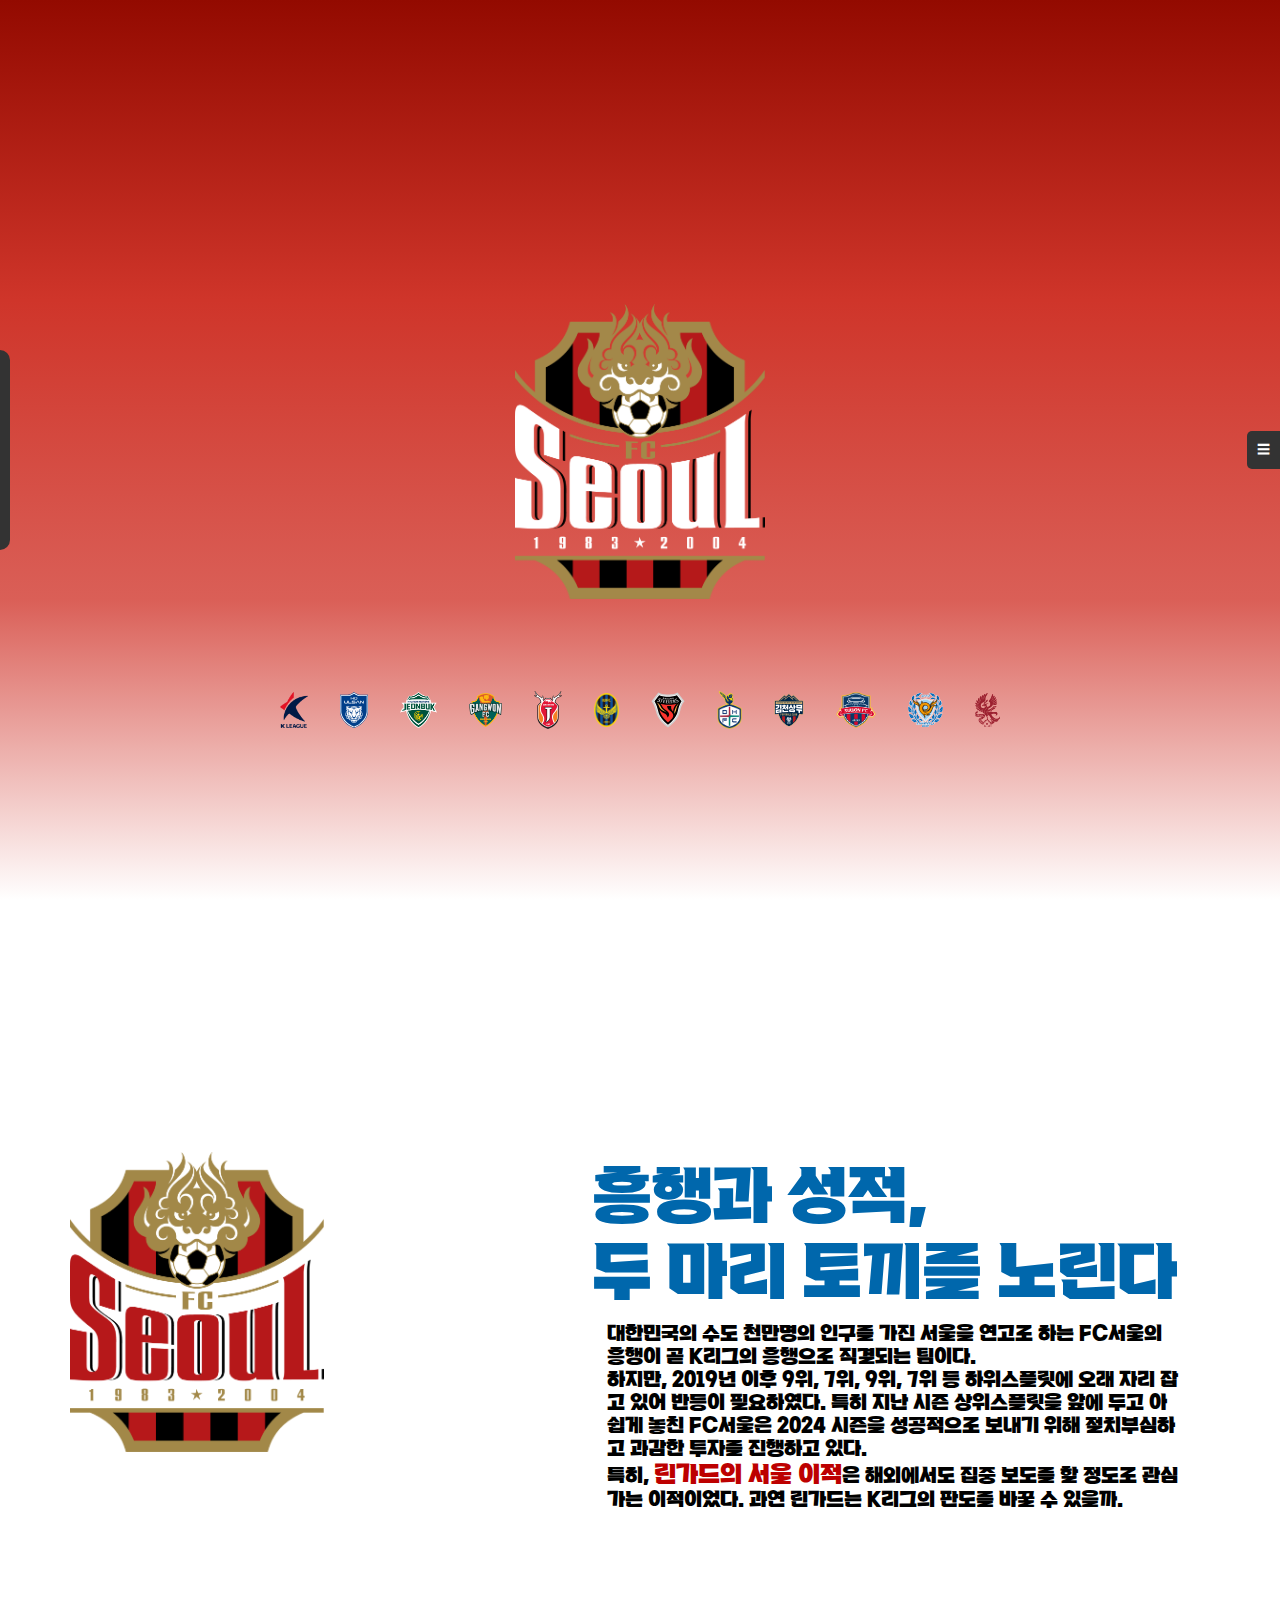
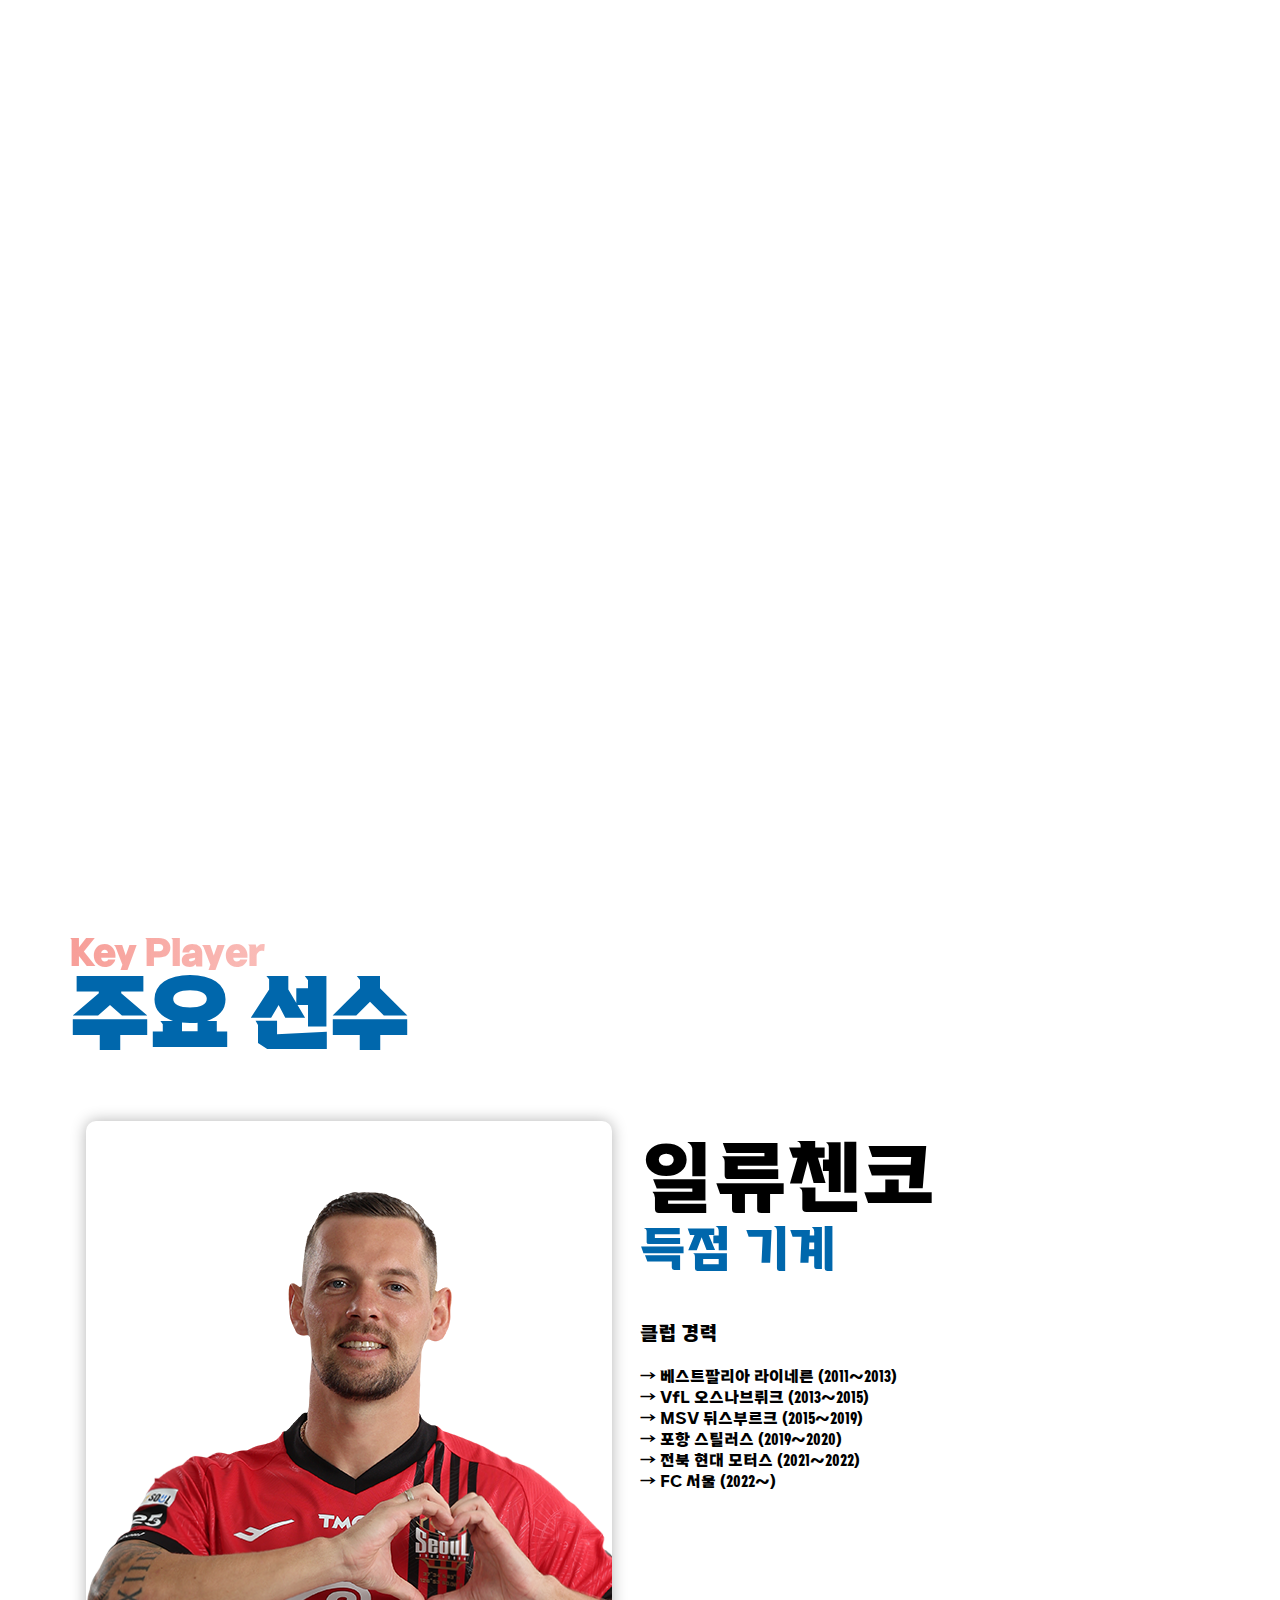
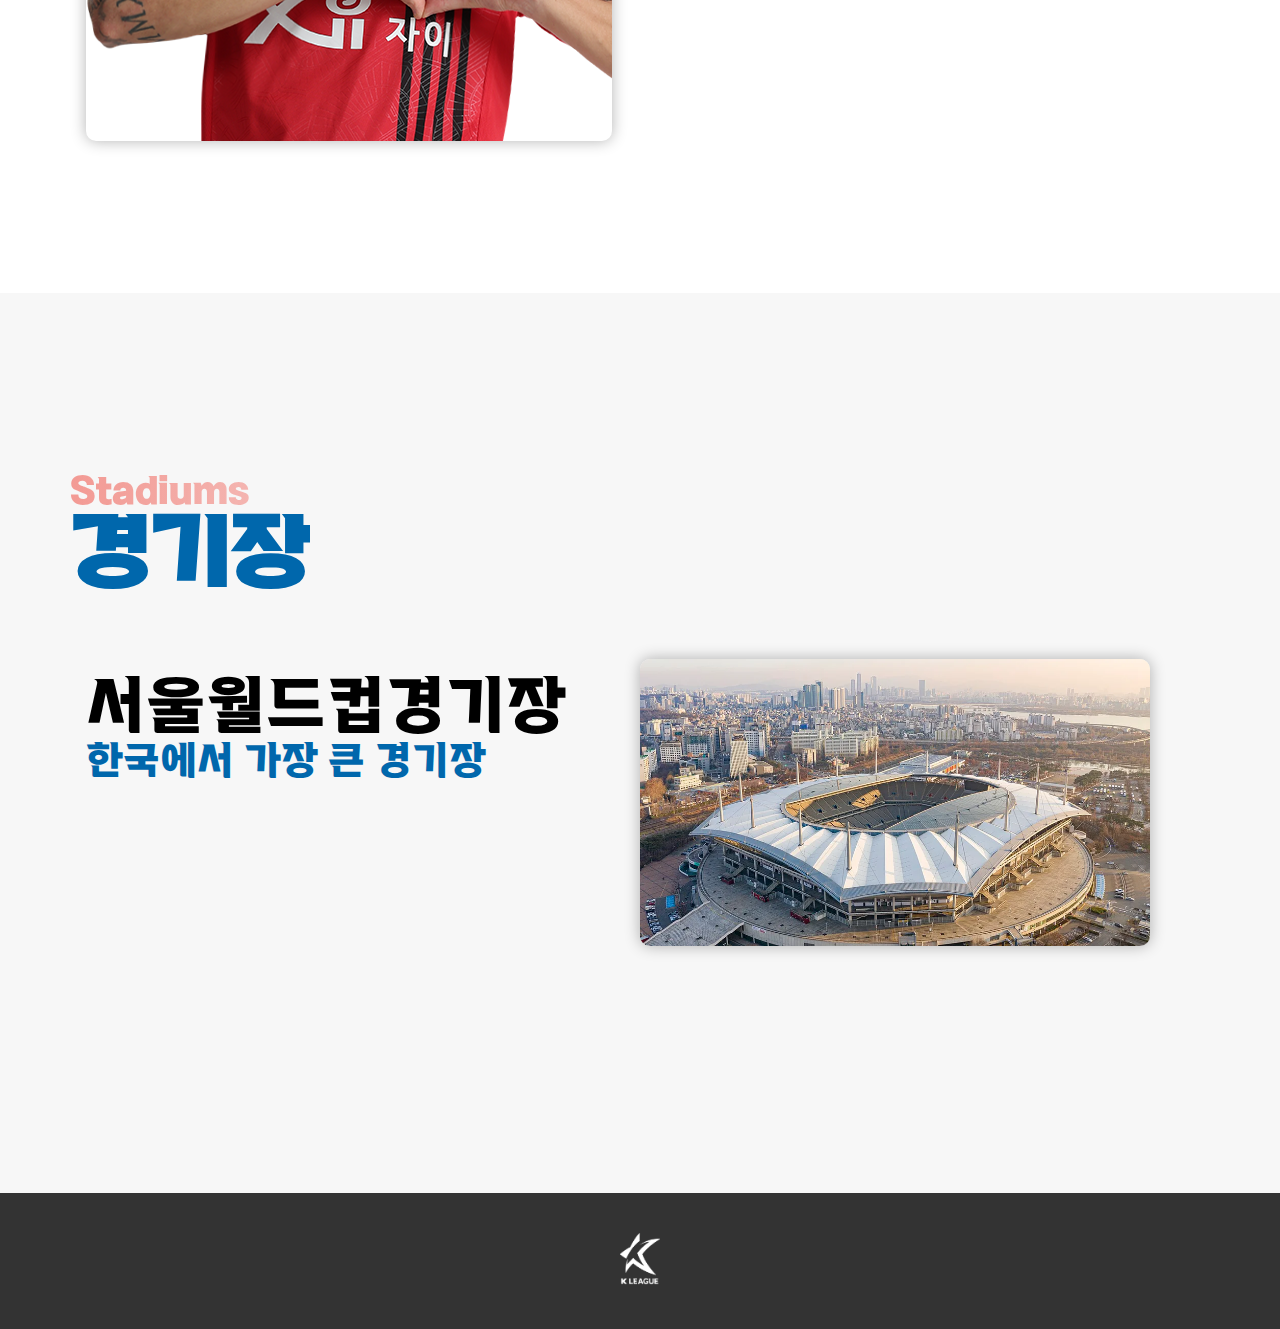
<file: club/club_seoul.html>
<!DOCTYPE html>
<html lang="ko">
  <head>
    <meta charset="UTF-8" />
    <meta name="viewport" content="width=device-width, initial-scale=1.0" />
    <title>FC서울</title>
    <link rel="stylesheet" href="club_seoul.css" />
    <style>
      @font-face {
        font-family: 'KLeagueBasic';
        src: url('font/KLeagueBasic-Medium.ttf') format('truetype');
        font-weight: normal;
        font-style: normal;
      }

      @font-face {
        font-family: 'KLeagueBasic';
        src: url('font/KLeagueDynamic-ExtraBold.ttf') format('truetype');
        font-weight: bold;
        font-style: normal;
      }

      body {
        font-family: 'KLeagueBasic', sans-serif;
      }
    </style>
  </head>

  <body>
    <!-- 왼쪽 사이드 네비게이션 -->
    <div id="sideNav">
      <a href="#main">Main</a>
      <a href="#about">Intro</a>
      <a href="#club">Player</a>
      <a href="#stadium">Stadiums</a>
    </div>
    <!-- 사이드 네비게이션 끝 -->

    <!-- 오른쪽 네비게이션 컨테이너 추가 -->
    <div id="navContainer">
      <button id="toggleNavBtn">☰</button>
      <nav id="sideNavRight">
        <div class="table">
          <div class="row">
            <div class="cell">
              <a href="/club/club_ulsan.html">
                <img src="image/Ulsan.svg" alt="울산HD" width="49" />
              </a>
            </div>
            <div class="cell">
              <a href="/club/club_jeonbuk.html">
                <img src="image/Jeonbuk.png" alt="전북현대" width="63" />
              </a>
            </div>
          </div>
          <div class="row">
            <div class="cell">
              <a href="/club/club_seoul.html">
                <img src="image/seoul.png" alt="FC서울" width="64" />
              </a>
            </div>
            <div class="cell">
              <a href="/club/club_gangwon.html">
                <img src="image/gangwon.png" alt="강원FC" width="60" />
              </a>
            </div>
          </div>
          <div class="row">
            <div class="cell">
              <a href="/club/club_jeju.html">
                <img src="image/Jeju.svg" alt="제주" width="54" />
              </a>
            </div>
            <div class="cell">
              <a href="/club/club_incheon.html">
                <img src="image/Incheon.png" alt="인천" width="48" />
              </a>
            </div>
          </div>
          <div class="row">
            <div class="cell">
              <a href="/club/club_pohang.html">
                <img src="image/Pohang.svg" alt="포항" width="60" />
              </a>
            </div>
            <div class="cell">
              <a href="/club/club_daejeon.html">
                <img src="image/daejeon.png" alt="대전" width="50" />
              </a>
            </div>
          </div>
          <div class="row">
            <div class="cell">
              <a href="/club/club_gimcheon.html">
                <img
                  id="kc"
                  src="image/gimcheon.svg"
                  alt="김천상무"
                  width="58"
                />
              </a>
            </div>
            <div class="cell">
              <a href="/club/club_suwon.html">
                <img src="image/suwon.png" alt="수원FC" width="70" />
              </a>
            </div>
          </div>
          <div class="row">
            <div class="cell">
              <a href="/club/club_daegu.html">
                <img src="image/Daegu.svg" alt="대구FC" width="60" />
              </a>
            </div>
            <div class="cell">
              <a href="/club/club_gwangju.html">
                <img src="image/gwangju.svg" alt="광주FC" width="48" />
              </a>
            </div>
          </div>
        </div>
      </nav>
    </div>

    <!-- 오버레이 추가 -->
    <div id="overlay"></div>

    <main id="main">
      <img id="face" src="image/seoul2.png" alt="울산HD" width="250" />
      <table id="clubs_main">
        <tr>
          <td>
            <a href="/main/index.html">
              <img src="image/Kleague_ci.png" alt="K리그" width="28" />
            </a>
          </td>
          <td>
            <a href="/club/club_ulsan.html">
              <img src="image/Ulsan.svg" alt="울산HD" width="28" />
            </a>
          </td>
          <td>
            <a href="/club/club_jeonbuk.html">
              <img src="image/Jeonbuk.png" alt="전북현대" width="37" />
            </a>
          </td>
          <td>
            <a href="/club/club_gangwon.html">
              <img src="image/gangwon.png" alt="강원FC" width="33" />
            </a>
          </td>
          <td>
            <a href="/club/club_jeju.html">
              <img src="image/Jeju.svg" alt="제주" width="28" />
            </a>
          </td>
          <td>
            <a href="/club/club_incheon.html">
              <img src="image/Incheon.png" alt="인천" width="25" />
            </a>
          </td>
          <td>
            <a href="/club/club_pohang.html">
              <img src="image/Pohang.svg" alt="포항" width="34" />
            </a>
          </td>
          <td>
            <a href="/club/club_daejeon.html">
              <img src="image/daejeon.png" alt="대전" width="25" />
            </a>
          </td>
          <td>
            <a href="/club/club_gimcheon.html">
              <img src="image/gimcheon.svg" alt="김천상무" width="30" />
            </a>
          </td>
          <td>
            <a href="/club/club_suwon.html">
              <img
                id="수원_main"
                src="image/suwon.png"
                alt="수원FC"
                width="40"
              />
            </a>
          </td>
          <td>
            <a href="/club/club_daegu.html">
              <img src="image/Daegu.svg" alt="대구FC" width="35" />
            </a>
          </td>
          <td>
            <a href="/club/club_gwangju.html">
              <img src="image/gwangju.svg" alt="광주FC" width="25" />
            </a>
          </td>
        </tr>
      </table>
    </main>

    <section id="about" class="about">
      <div class="container">
        <div class="about-KLEAGUE">
          <div class="left">
            <img src="image/seoul.png" alt="k리그" height="300" />
          </div>
          <div class="right">
            <h3 style="font-size: 60px">
              흥행과 성적, <br />두 마리 토끼를 노린다
            </h3>
            <p>
              대한민국의 수도 천만명의 인구를 가진 서울을 연고로 하는 FC서울의
              흥행이 곧 K리그의 흥행으로 직결되는 팀이다.
              <br />
              하지만, 2019년 이후 9위, 7위, 9위, 7위 등 하위스플릿에 오래 자리
              잡고 있어 반등이 필요하였다. 특히 지난 시즌 상위스플릿을 앞에 두고
              아쉽게 놓친 FC서울은 2024 시즌을 성공적으로 보내기 위해
              절치부심하고 과감한 투자를 진행하고 있다.
              <br />
              특히,
              <b style="color: hsl(0, 100%, 37%); font-size: larger"
                >린가드의 서울 이적</b
              >은 해외에서도 집중 보도를 할 정도로 관심 가는 이적이었다. 과연
              린가드는 K리그의 판도를 바꿀 수 있을까.
              <br />
              <br />
            </p>
          </div>
        </div>
      </div>
    </section>

    <div class="bg"></div>

    <section id="club" class="club">
      <div class="container">
        <div class="title">
          <h4>Key Player</h4>
          <h2>주요 선수</h2>
        </div>

        <div class="club-me">
          <div class="club-inner">
            <div class="player_left">
              <img
                class="player_img"
                src="image/player_seoul.png"
                alt="주민규"
              />
            </div>
            <div class="player_right">
              <p style="font-size: 80px">일류첸코</p>
              <br />
              <p
                class="tagline"
                style="font-size: 50px; color: rgb(0, 103, 172)"
              >
                득점 기계
              </p>
              <br /><br />
              <ul>
                <li style="font-size: 20px">클럽 경력</li>
                <br />
                <li>→ 베스트팔리아 라이네른 (2011~2013)</li>
                <li>→ VfL 오스나브뤼크 (2013~2015)</li>
                <li>→ MSV 뒤스부르크 (2015~2019)</li>
                <li>→ 포항 스틸러스 (2019~2020)</li>
                <li>→ 전북 현대 모터스 (2021~2022)</li>
                <li>→ FC 서울 (2022~)</li>
                <br /><br />
              </ul>
            </div>
          </div>
        </div>
      </div>
    </section>

    <section id="stadium" class="stadium">
      <div class="container">
        <div class="title">
          <h4>Stadiums</h4>
          <h2>경기장</h2>
        </div>

        <div class="club-me">
          <div class="club-inner">
            <div class="player_right">
              <p style="font-size: 65px">서울월드컵경기장</p>
              <br />
              <p
                class="tagline"
                style="font-size: 40px; color: rgb(0, 103, 172)"
              >
                한국에서 가장 큰 경기장
              </p>
              <br /><br />
            </div>
            <div class="player_left">
              <img
                class="player_img"
                src="image/stadium_seoul.webp"
                alt="서울월드컵경기장"
                width="510px"
              />
            </div>
          </div>
        </div>
      </div>
    </section>

    <footer>
      <div class="container">
        <div class="footer-content">
          <div>
            <a href="https://www.kleague.com/" target="_blank"
              ><img src="image/Kleague_footer.png" alt="kleague" width="40px"
            /></a>
          </div>
        </div>
      </div>
    </footer>

    <script src="club.js"></script>
  </body>
</html>
</file>
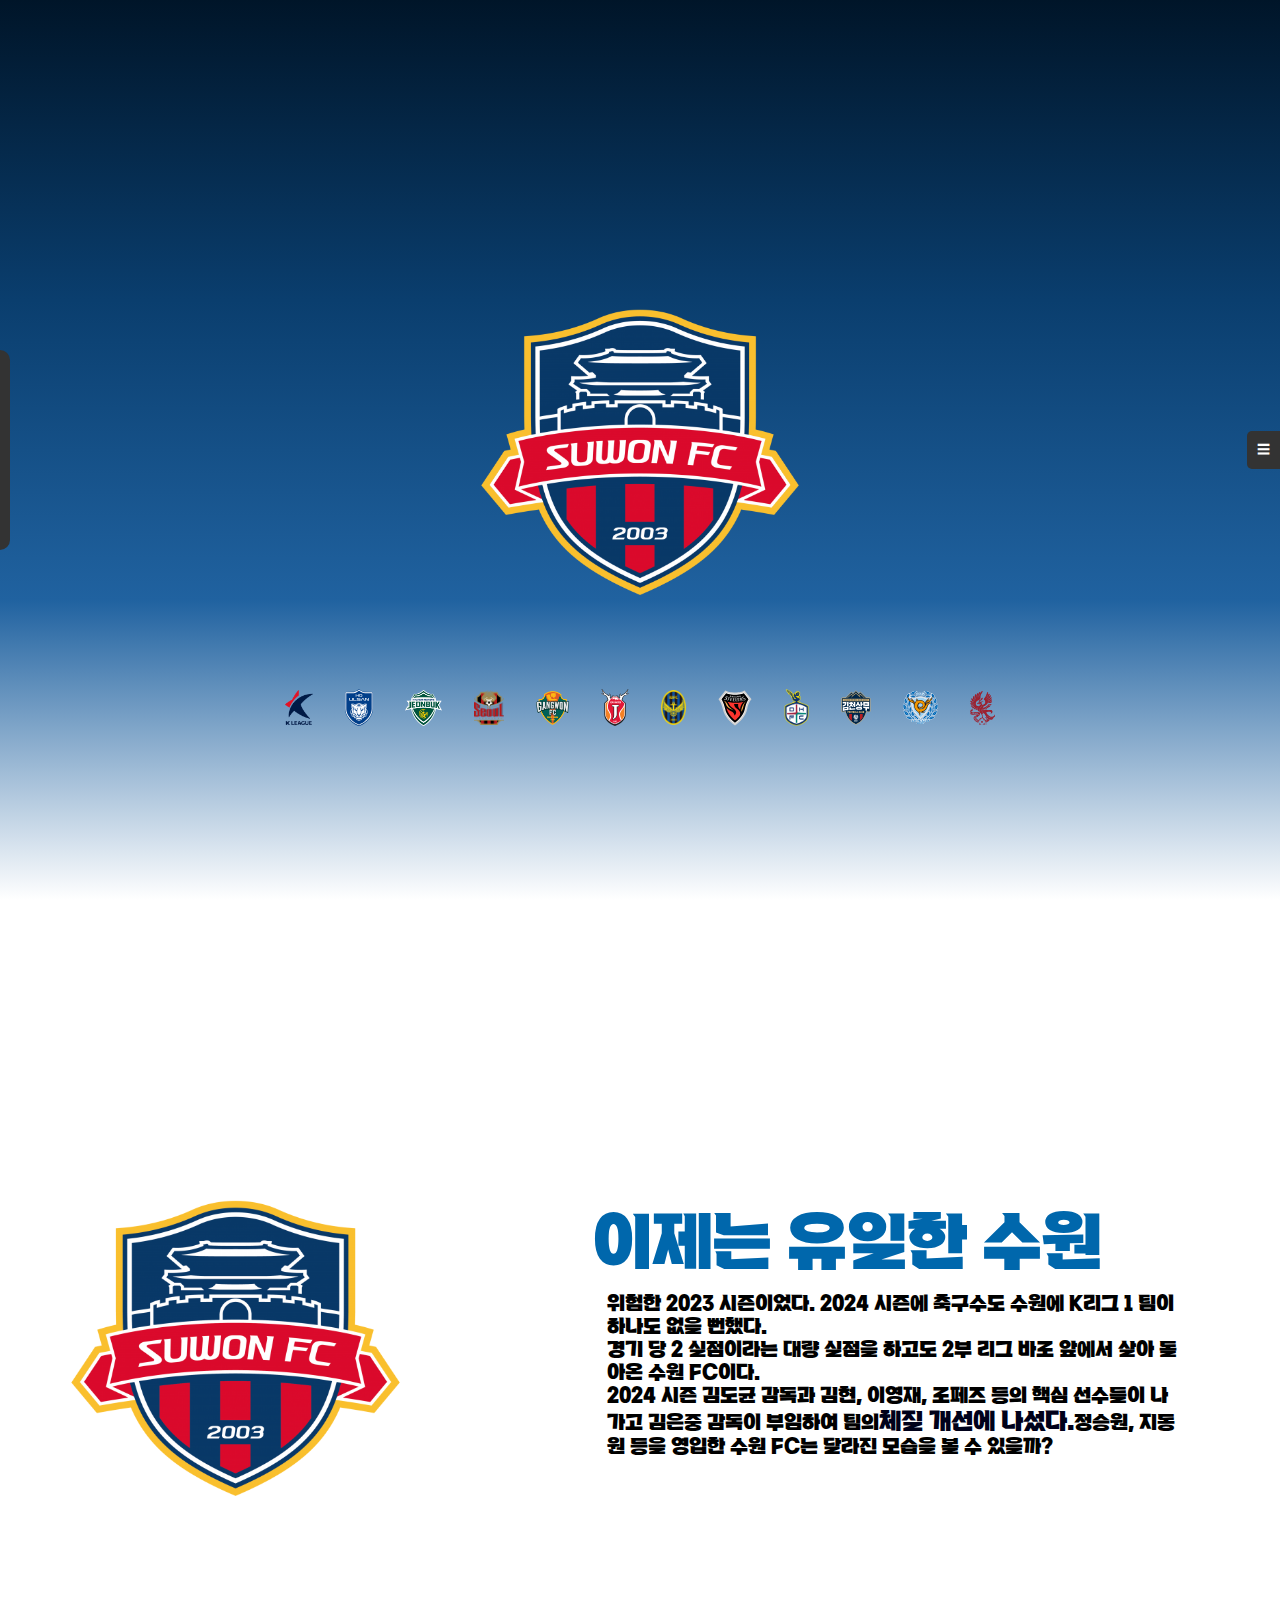
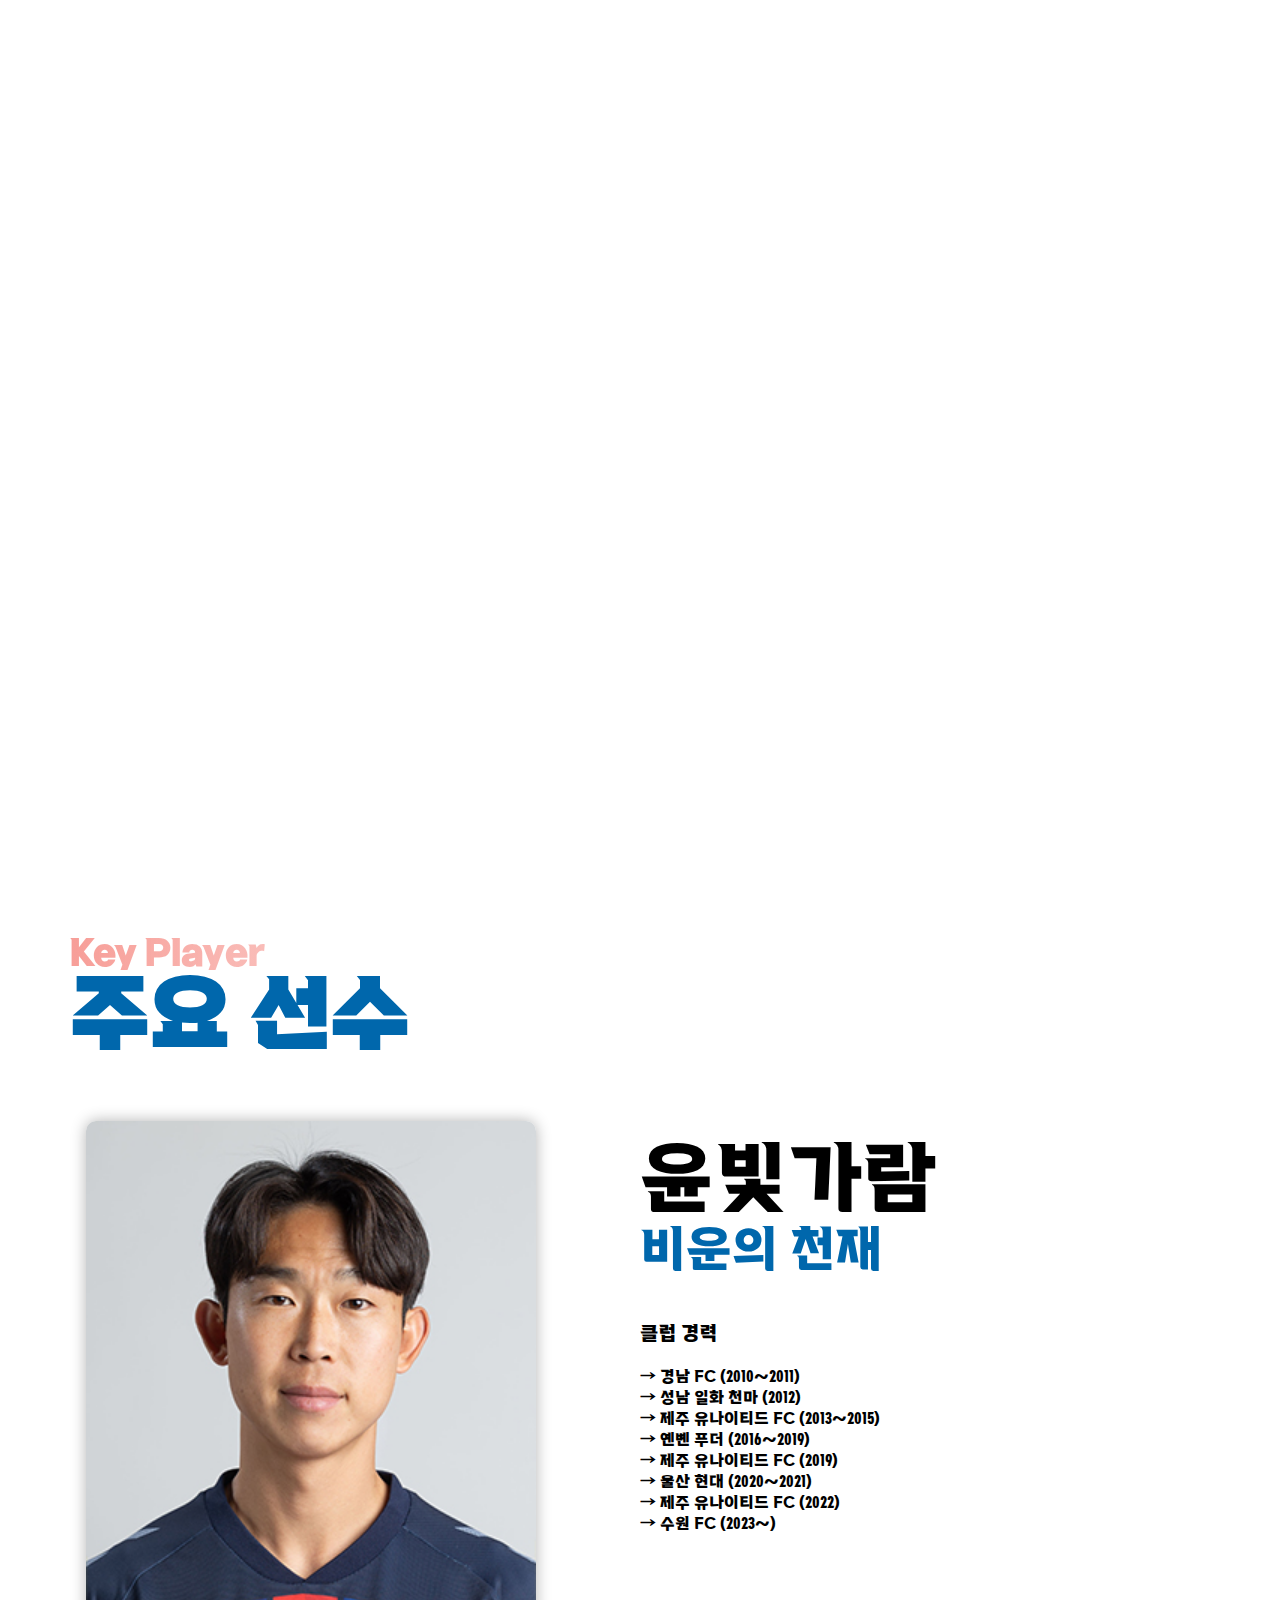
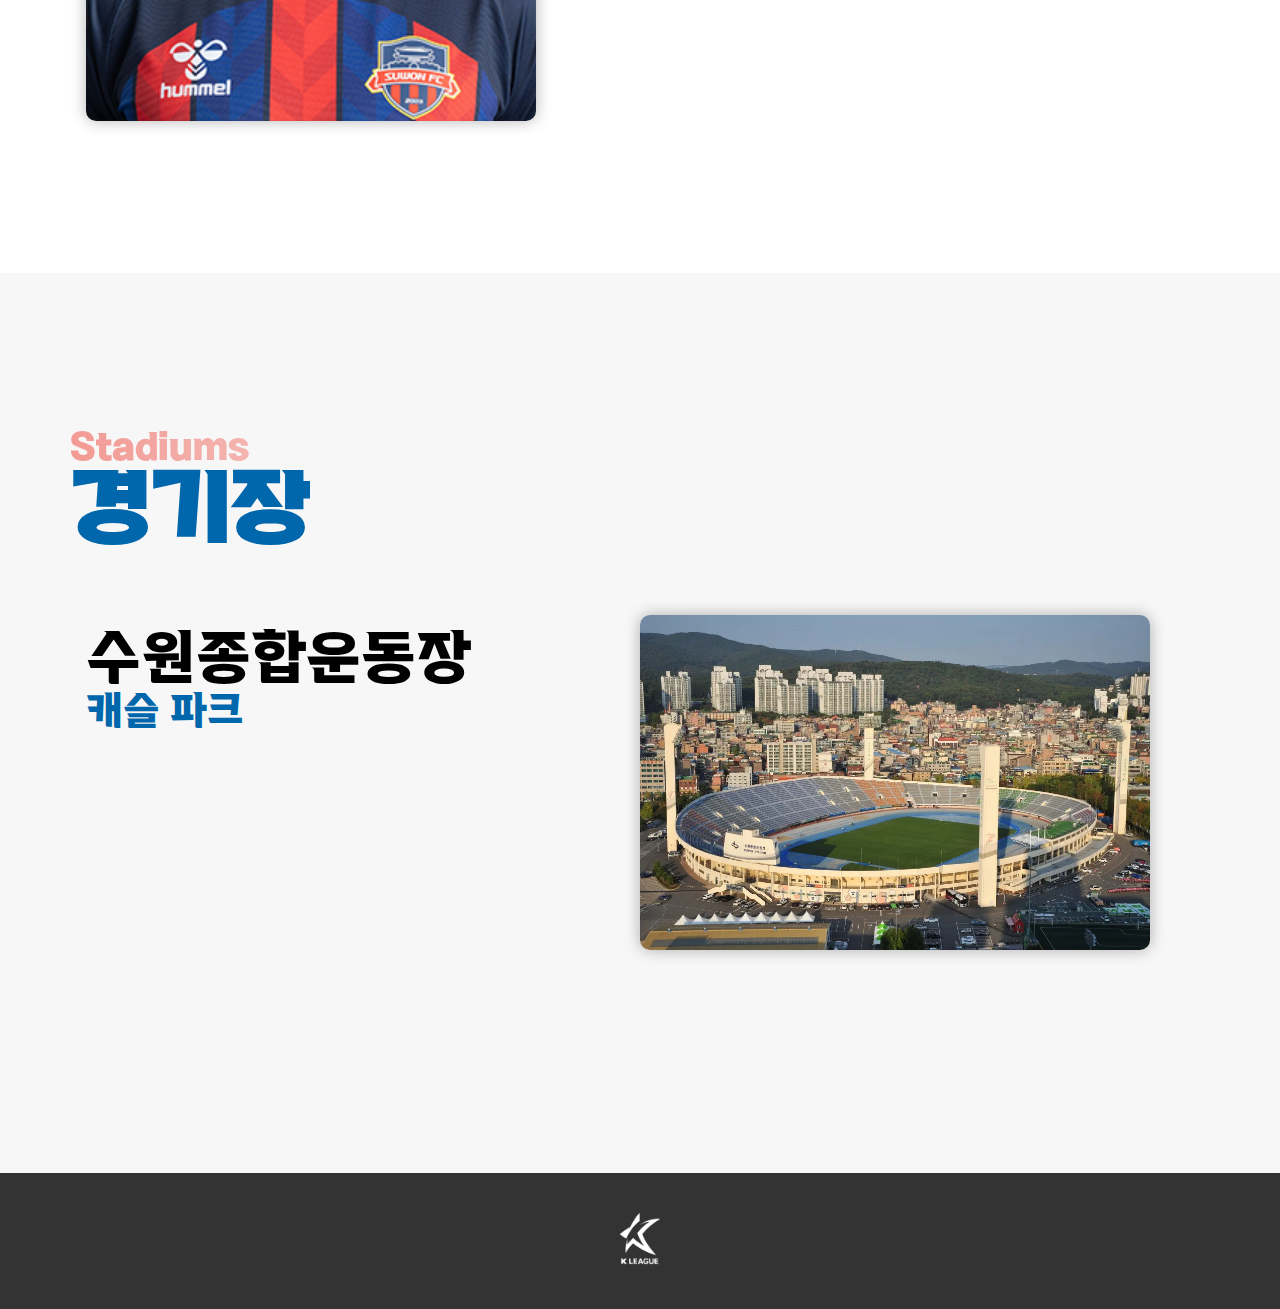
<file: club/club_suwon.html>
<!DOCTYPE html>
<html lang="ko">
  <head>
    <meta charset="UTF-8" />
    <meta name="viewport" content="width=device-width, initial-scale=1.0" />
    <title>수원FC</title>
    <link rel="stylesheet" href="club_suwon.css" />
    <style>
      @font-face {
        font-family: 'KLeagueBasic';
        src: url('font/KLeagueBasic-Medium.ttf') format('truetype');
        font-weight: normal;
        font-style: normal;
      }

      @font-face {
        font-family: 'KLeagueBasic';
        src: url('font/KLeagueDynamic-ExtraBold.ttf') format('truetype');
        font-weight: bold;
        font-style: normal;
      }

      body {
        font-family: 'KLeagueBasic', sans-serif;
      }
    </style>
  </head>

  <body>
    <!-- 왼쪽 사이드 네비게이션 -->
    <div id="sideNav">
      <a href="#main">Main</a>
      <a href="#about">Intro</a>
      <a href="#club">Player</a>
      <a href="#stadium">Stadiums</a>
    </div>
    <!-- 사이드 네비게이션 끝 -->

    <!-- 오른쪽 네비게이션 컨테이너 추가 -->
    <div id="navContainer">
      <button id="toggleNavBtn">☰</button>
      <nav id="sideNavRight">
        <div class="table">
          <div class="row">
            <div class="cell">
              <a href="/club/club_ulsan.html">
                <img src="image/Ulsan.svg" alt="울산HD" width="49" />
              </a>
            </div>
            <div class="cell">
              <a href="/club/club_jeonbuk.html">
                <img src="image/Jeonbuk.png" alt="전북현대" width="63" />
              </a>
            </div>
          </div>
          <div class="row">
            <div class="cell">
              <a href="/club/club_seoul.html">
                <img src="image/seoul.png" alt="FC서울" width="64" />
              </a>
            </div>
            <div class="cell">
              <a href="/club/club_gangwon.html">
                <img src="image/gangwon.png" alt="강원FC" width="60" />
              </a>
            </div>
          </div>
          <div class="row">
            <div class="cell">
              <a href="/club/club_jeju.html">
                <img src="image/Jeju.svg" alt="제주" width="54" />
              </a>
            </div>
            <div class="cell">
              <a href="/club/club_incheon.html">
                <img src="image/Incheon.png" alt="인천" width="48" />
              </a>
            </div>
          </div>
          <div class="row">
            <div class="cell">
              <a href="/club/club_pohang.html">
                <img src="image/Pohang.svg" alt="포항" width="60" />
              </a>
            </div>
            <div class="cell">
              <a href="/club/club_daejeon.html">
                <img src="image/daejeon.png" alt="대전" width="50" />
              </a>
            </div>
          </div>
          <div class="row">
            <div class="cell">
              <a href="/club/club_gimcheon.html">
                <img
                  id="kc"
                  src="image/gimcheon.svg"
                  alt="김천상무"
                  width="58"
                />
              </a>
            </div>
            <div class="cell">
              <a href="/club/club_suwon.html">
                <img src="image/suwon.png" alt="수원FC" width="70" />
              </a>
            </div>
          </div>
          <div class="row">
            <div class="cell">
              <a href="/club/club_daegu.html">
                <img src="image/Daegu.svg" alt="대구FC" width="60" />
              </a>
            </div>
            <div class="cell">
              <a href="/club/club_gwangju.html">
                <img src="image/gwangju.svg" alt="광주FC" width="48" />
              </a>
            </div>
          </div>
        </div>
      </nav>
    </div>

    <!-- 오버레이 추가 -->
    <div id="overlay"></div>

    <main id="main">
      <table id="clubs_main">
        <img id="face" src="image/suwon.png" alt="울산HD" width="320" />

        <tr>
          <td>
            <a href="/main/index.html">
              <img src="image/Kleague_ci.png" alt="K리그" width="28" />
            </a>
          </td>
          <td>
            <a href="/club/club_ulsan.html">
              <img src="image/Ulsan.svg" alt="울산HD" width="28" />
            </a>
          </td>
          <td>
            <a href="/club/club_jeonbuk.html">
              <img src="image/Jeonbuk.png" alt="전북현대" width="37" />
            </a>
          </td>
          <td>
            <a href="/club/club_seoul.html">
              <img src="image/seoul.png" alt="FC서울" width="30" />
            </a>
          </td>
          <td>
            <a href="/club/club_gangwon.html">
              <img src="image/gangwon.png" alt="강원FC" width="33" />
            </a>
          </td>
          <td>
            <a href="/club/club_jeju.html">
              <img src="image/Jeju.svg" alt="제주" width="28" />
            </a>
          </td>
          <td>
            <a href="/club/club_incheon.html">
              <img src="image/Incheon.png" alt="인천" width="25" />
            </a>
          </td>
          <td>
            <a href="/club/club_pohang.html">
              <img src="image/Pohang.svg" alt="포항" width="34" />
            </a>
          </td>
          <td>
            <a href="/club/club_daejeon.html">
              <img src="image/daejeon.png" alt="대전" width="25" />
            </a>
          </td>
          <td>
            <a href="/club/club_gimcheon.html">
              <img src="image/gimcheon.svg" alt="김천상무" width="30" />
            </a>
          </td>
          <td>
            <a href="/club/club_daegu.html">
              <img src="image/Daegu.svg" alt="대구FC" width="35" />
            </a>
          </td>
          <td>
            <a href="/club/club_gwangju.html">
              <img src="image/gwangju.svg" alt="광주FC" width="25" />
            </a>
          </td>
        </tr>
      </table>
    </main>

    <section id="about" class="about">
      <div class="container">
        <div class="about-KLEAGUE">
          <div class="left">
            <img src="image/suwon.png" alt="k리그" height="300" />
          </div>
          <div class="right">
            <h3 style="font-size: 60px">이제는 유일한 수원</h3>
            <p>
              위험한 2023 시즌이었다. 2024 시즌에 축구수도 수원에 K리그 1 팀이
              하나도 없을 뻔했다.
              <br />
              경기 당 2 실점이라는 대량 실점을 하고도 2부 리그 바로 앞에서 살아
              돌아온 수원 FC이다.<br />
              2024 시즌 김도균 감독과 김현, 이영재, 로페즈 등의 핵심 선수들이
              나가고 김은중 감독이 부임하여 팀의<b
                style="color: hsl(238, 100%, 5%); font-size: larger"
                >체질 개선에 나섰다.</b
              >정승원, 지동원 등을 영입한 수원 FC는 달라진 모습을 볼 수 있을까?
            </p>
          </div>
        </div>
      </div>
    </section>

    <div class="bg"></div>

    <section id="club" class="club">
      <div class="container">
        <div class="title">
          <h4>Key Player</h4>
          <h2>주요 선수</h2>
        </div>

        <div class="club-me">
          <div class="club-inner">
            <div class="player_left">
              <img
                class="player_img"
                src="image/player_suwon.jpg"
                alt="주민규"
                width="450px"
              />
            </div>
            <div class="player_right">
              <p style="font-size: 80px">윤빛가람</p>
              <br />
              <p
                class="tagline"
                style="font-size: 50px; color: rgb(0, 103, 172)"
              >
                비운의 천재
              </p>
              <br /><br />
              <ul>
                <li style="font-size: 20px">클럽 경력</li>
                <br />
                <li>→ 경남 FC (2010~2011)</li>
                <li>→ 성남 일화 천마 (2012)</li>
                <li>→ 제주 유나이티드 FC (2013~2015)</li>
                <li>→ 옌볜 푸더 (2016~2019)</li>
                <li>→ 제주 유나이티드 FC (2019)</li>
                <li>→ 울산 현대 (2020~2021)</li>
                <li>→ 제주 유나이티드 FC (2022)</li>
                <li>→ 수원 FC (2023~)</li>
                <br /><br />
              </ul>
            </div>
          </div>
        </div>
      </div>
    </section>

    <section id="stadium" class="stadium">
      <div class="container">
        <div class="title">
          <h4>Stadiums</h4>
          <h2>경기장</h2>
        </div>

        <div class="club-me">
          <div class="club-inner">
            <div class="player_right">
              <p style="font-size: 60px">수원종합운동장</p>
              <br />
              <p
                class="tagline"
                style="font-size: 40px; color: rgb(0, 103, 172)"
              >
                캐슬 파크
              </p>
              <br /><br />
            </div>
            <div class="player_left">
              <img
                class="player_img"
                src="image/stadium_soowon.webp"
                alt="수원종합운동장"
                width="510px"
              />
            </div>
          </div>
        </div>
      </div>
    </section>

    <footer>
      <div class="container">
        <div class="footer-content">
          <div>
            <a href="https://www.kleague.com/" target="_blank"
              ><img src="image/Kleague_footer.png" alt="kleague" width="40px"
            /></a>
          </div>
        </div>
      </div>
    </footer>

    <script src="club.js"></script>
  </body>
</html>
</file>
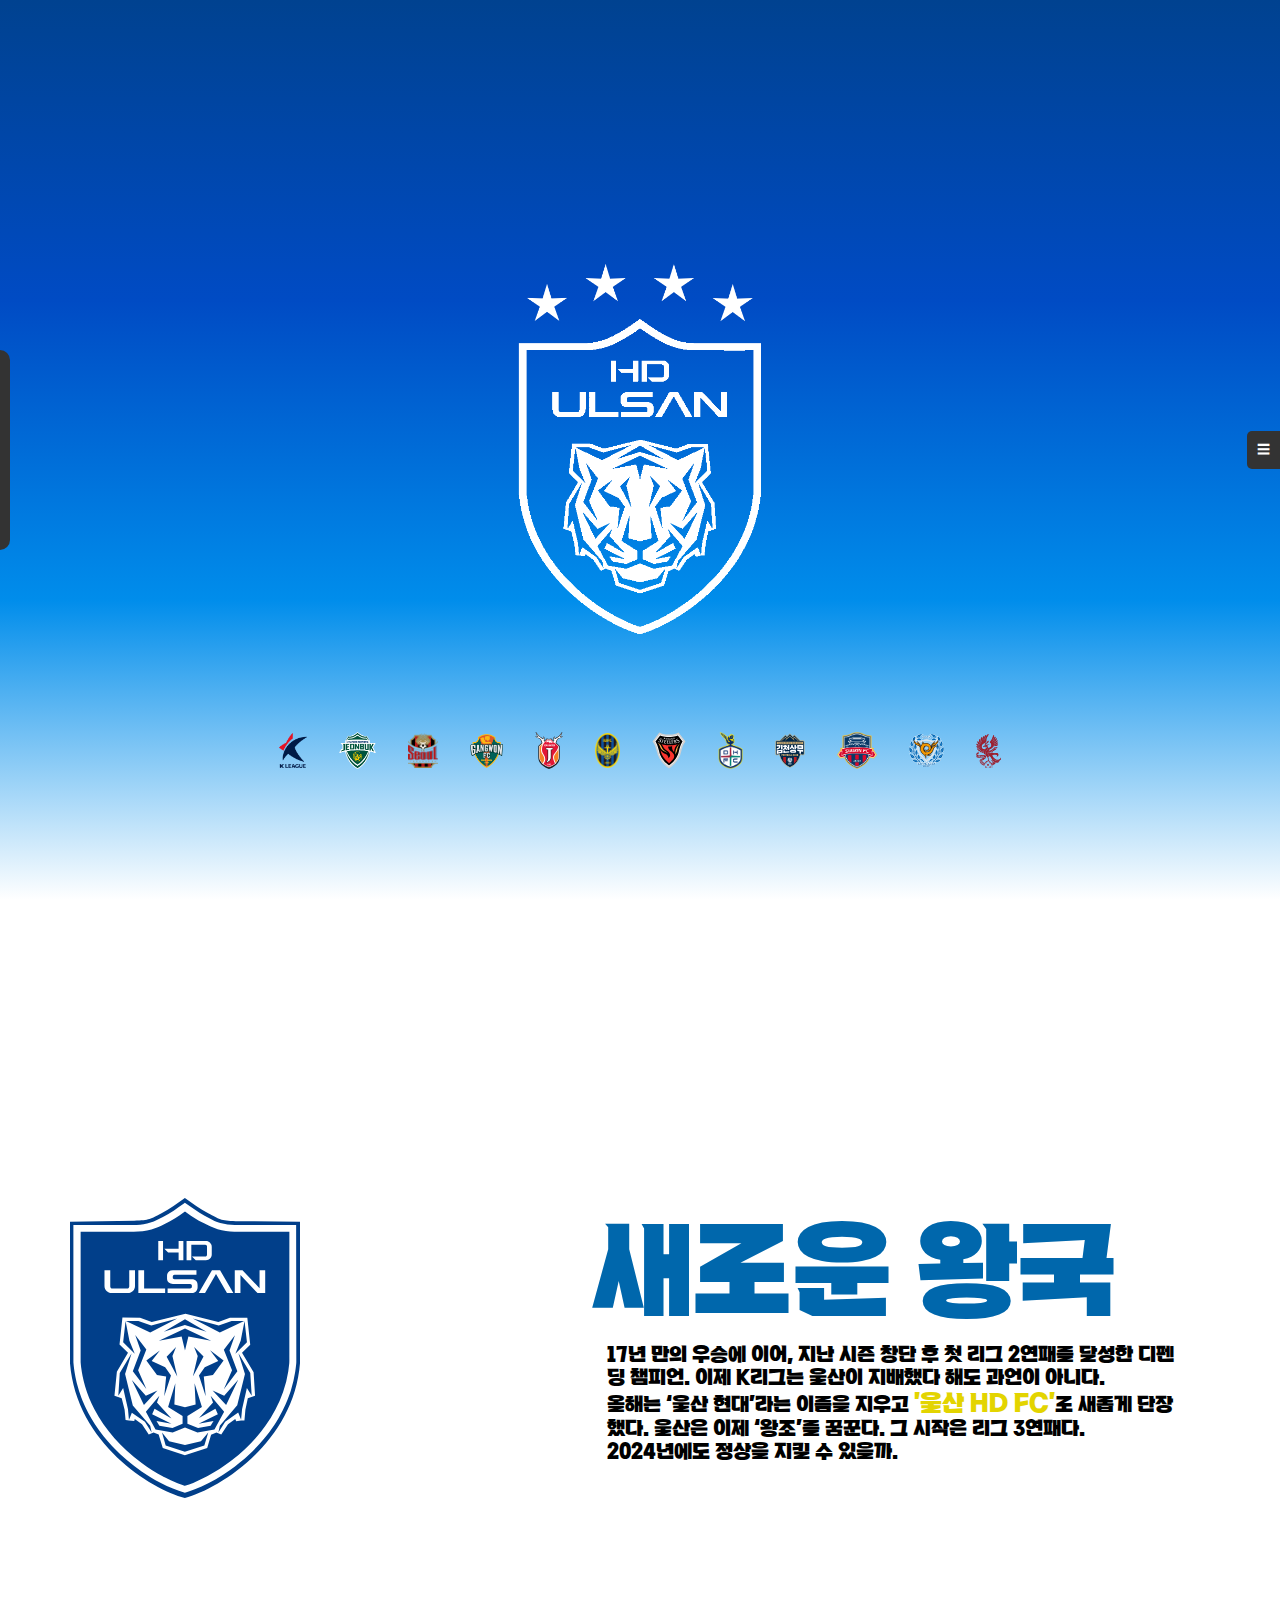
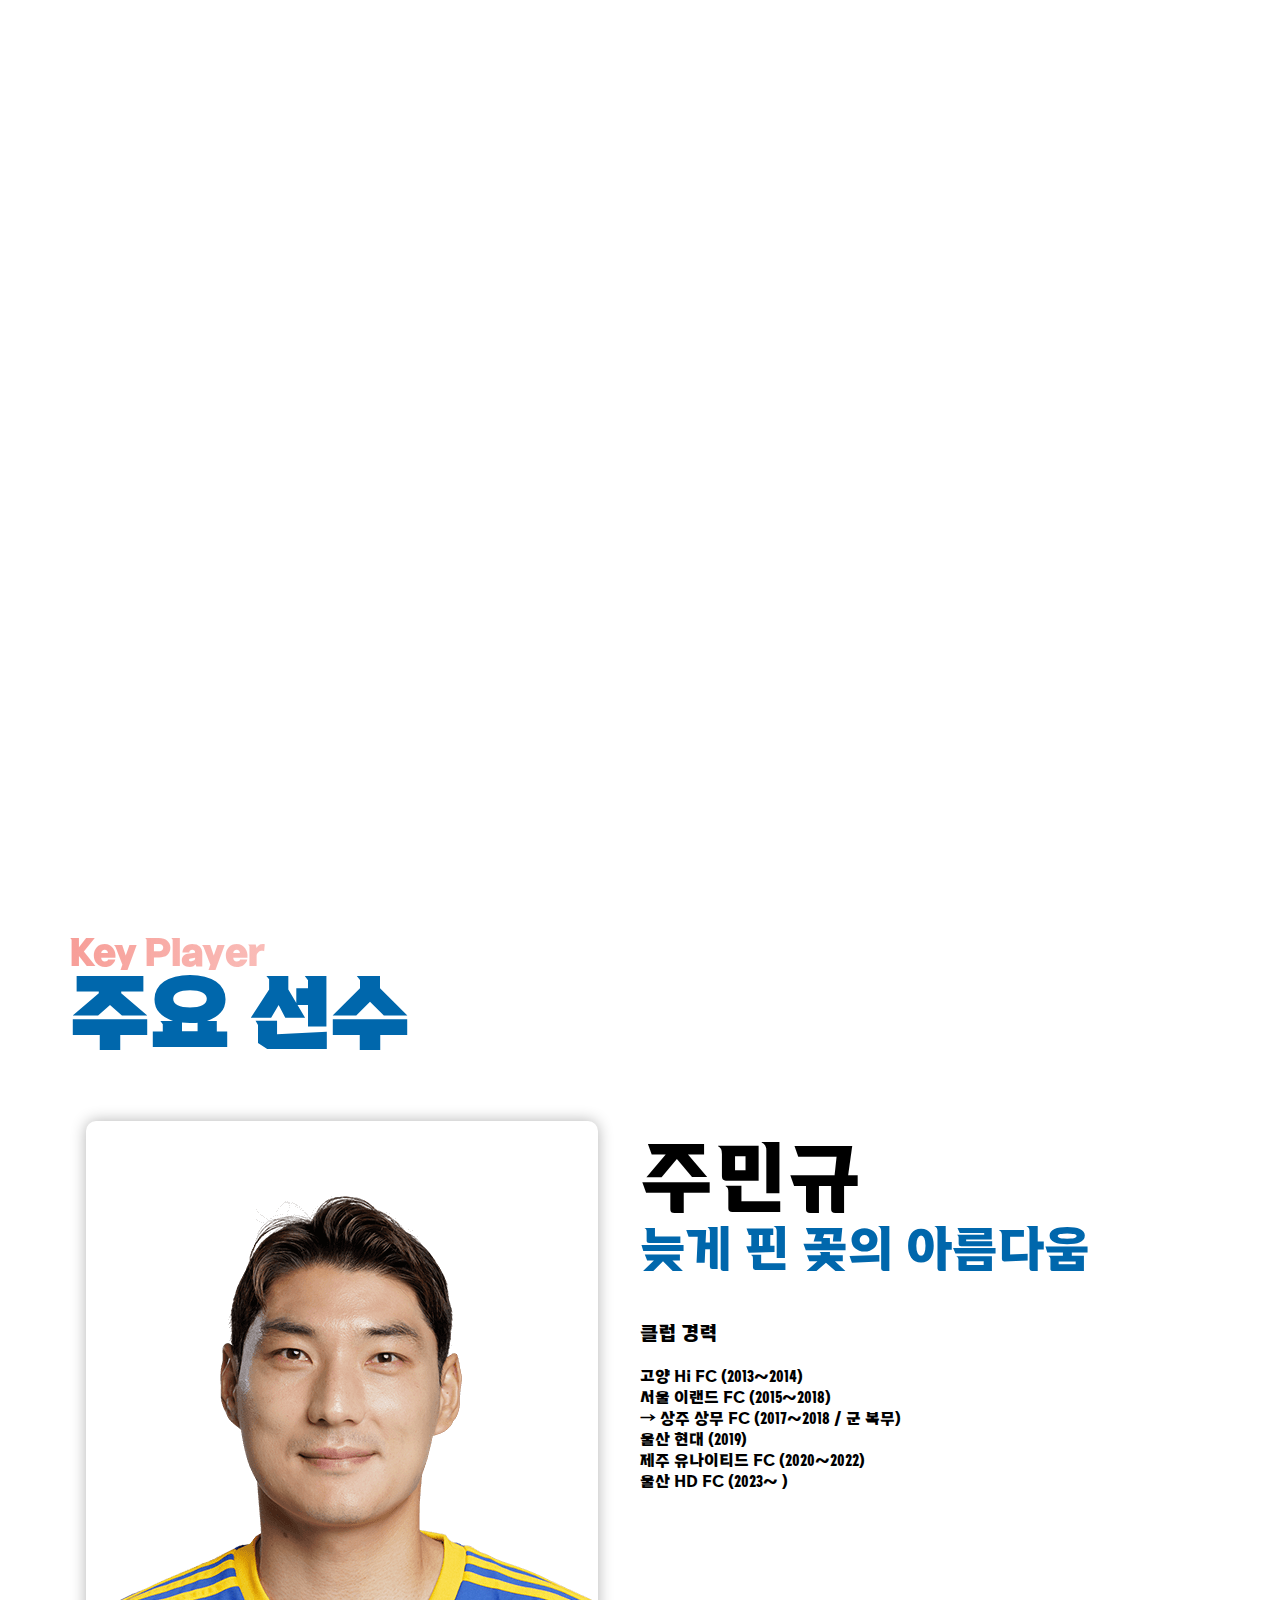
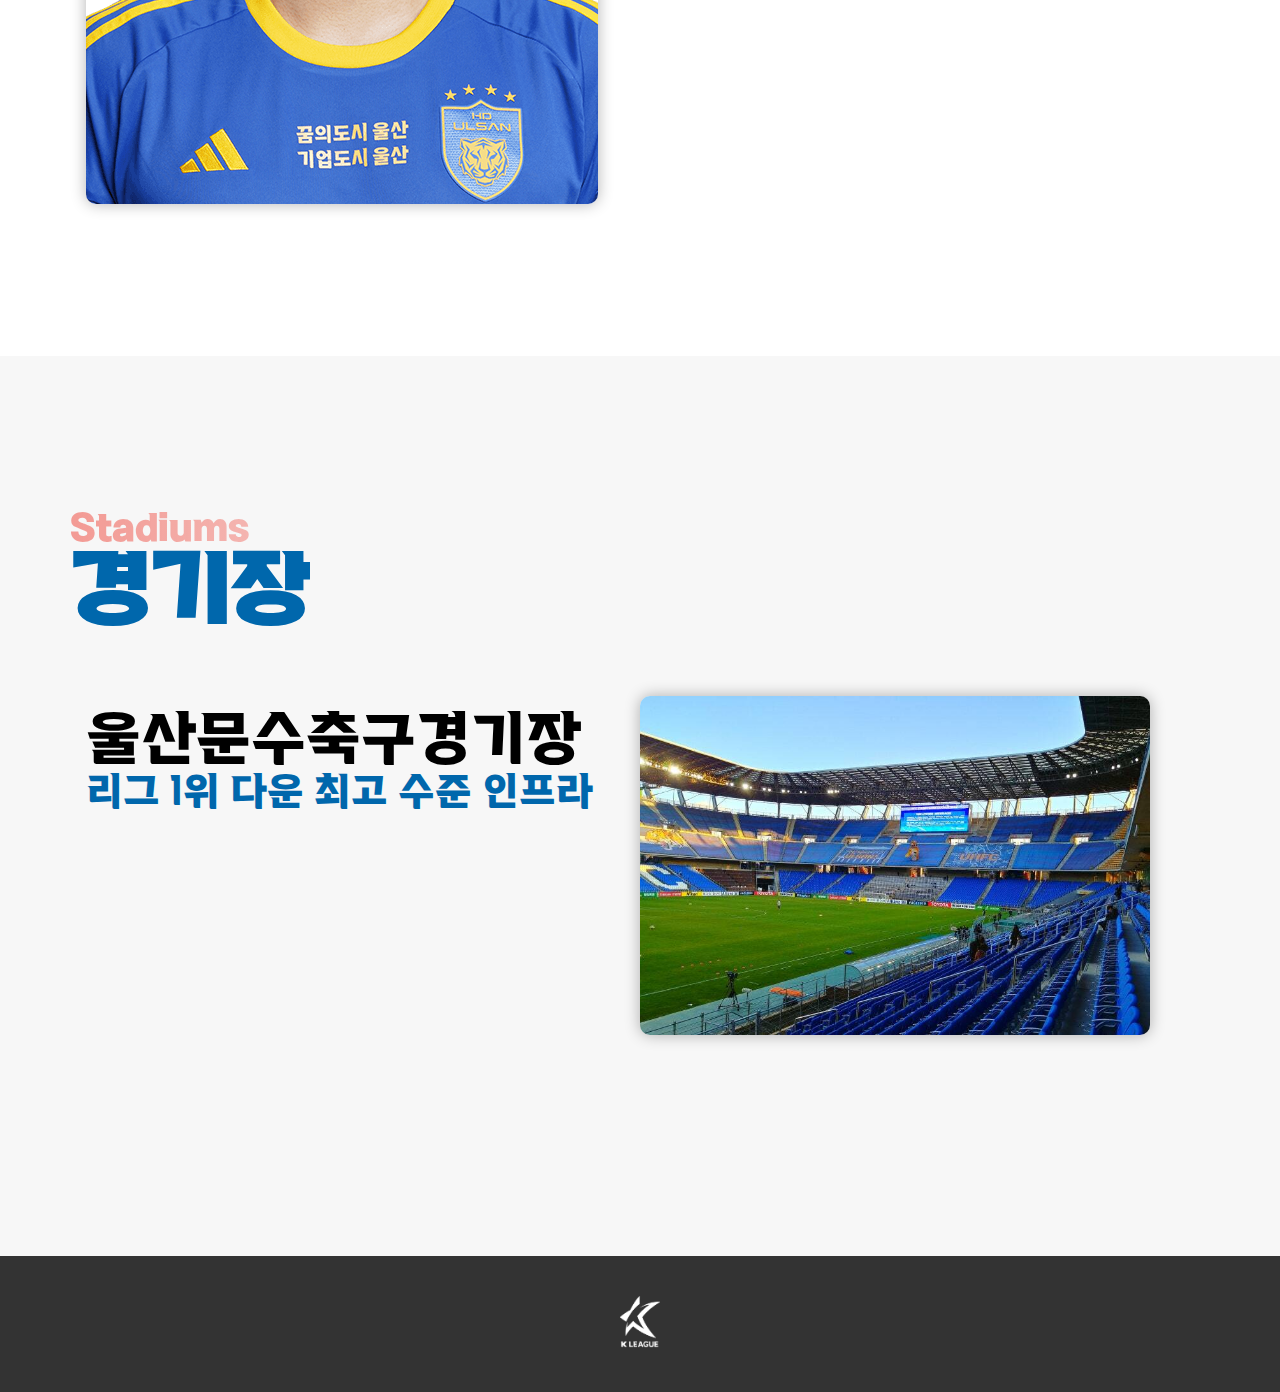
<file: club/club_ulsan.html>
<!DOCTYPE html>
<html lang="ko">
  <head>
    <meta charset="UTF-8" />
    <meta name="viewport" content="width=device-width, initial-scale=1.0" />
    <title>울산HD</title>
    <link rel="stylesheet" href="club_ulsan.css" />
    <style>
      @font-face {
        font-family: 'KLeagueBasic';
        src: url('font/KLeagueBasic-Medium.ttf') format('truetype');
        font-weight: normal;
        font-style: normal;
      }

      @font-face {
        font-family: 'KLeagueBasic';
        src: url('font/KLeagueDynamic-ExtraBold.ttf') format('truetype');
        font-weight: bold;
        font-style: normal;
      }

      body {
        font-family: 'KLeagueBasic', sans-serif;
      }
    </style>
  </head>

  <body>
    <!-- 왼쪽 사이드 네비게이션 -->
    <div id="sideNav">
      <a href="#main">Main</a>
      <a href="#about">Intro</a>
      <a href="#club">Player</a>
      <a href="#stadium">Stadiums</a>
    </div>
    <!-- 사이드 네비게이션 끝 -->

    <!-- 오른쪽 네비게이션 컨테이너 추가 -->
    <div id="navContainer">
      <button id="toggleNavBtn">☰</button>
      <nav id="sideNavRight">
        <div class="table">
          <div class="row">
            <div class="cell">
              <a href="/club/club_ulsan.html">
                <img src="image/Ulsan.svg" alt="울산HD" width="49" />
              </a>
            </div>
            <div class="cell">
              <a href="/club/club_jeonbuk.html">
                <img src="image/Jeonbuk.png" alt="전북현대" width="63" />
              </a>
            </div>
          </div>
          <div class="row">
            <div class="cell">
              <a href="/club/club_seoul.html">
                <img src="image/seoul.png" alt="FC서울" width="64" />
              </a>
            </div>
            <div class="cell">
              <a href="/club/club_gangwon.html">
                <img src="image/gangwon.png" alt="강원FC" width="60" />
              </a>
            </div>
          </div>
          <div class="row">
            <div class="cell">
              <a href="/club/club_jeju.html">
                <img src="image/Jeju.svg" alt="제주" width="54" />
              </a>
            </div>
            <div class="cell">
              <a href="/club/club_incheon.html">
                <img src="image/Incheon.png" alt="인천" width="48" />
              </a>
            </div>
          </div>
          <div class="row">
            <div class="cell">
              <a href="/club/club_pohang.html">
                <img src="image/Pohang.svg" alt="포항" width="60" />
              </a>
            </div>
            <div class="cell">
              <a href="/club/club_daejeon.html">
                <img src="image/daejeon.png" alt="대전" width="50" />
              </a>
            </div>
          </div>
          <div class="row">
            <div class="cell">
              <a href="/club/club_gimcheon.html">
                <img
                  id="kc"
                  src="image/gimcheon.svg"
                  alt="김천상무"
                  width="58"
                />
              </a>
            </div>
            <div class="cell">
              <a href="/club/club_suwon.html">
                <img src="image/suwon.png" alt="수원FC" width="70" />
              </a>
            </div>
          </div>
          <div class="row">
            <div class="cell">
              <a href="/club/club_daegu.html">
                <img src="image/Daegu.svg" alt="대구FC" width="60" />
              </a>
            </div>
            <div class="cell">
              <a href="/club/club_gwangju.html">
                <img src="image/gwangju.svg" alt="광주FC" width="48" />
              </a>
            </div>
          </div>
        </div>
      </nav>
    </div>

    <!-- 오버레이 추가 -->
    <div id="overlay"></div>

    <main id="main">
      <table id="clubs_main">
        <img id="face" src="image/face_ulsan.png" alt="울산HD" width="250" />

        <tr>
          <td>
            <a href="/main/index.html">
              <img src="image/Kleague_ci.png" alt="K리그" width="28" />
            </a>
          </td>
          <td>
            <a href="/club/club_jeonbuk.html">
              <img src="image/Jeonbuk.png" alt="전북현대" width="37" />
            </a>
          </td>
          <td>
            <a href="/club/club_seoul.html">
              <img src="image/seoul.png" alt="FC서울" width="30" />
            </a>
          </td>
          <td>
            <a href="/club/club_gangwon.html">
              <img src="image/gangwon.png" alt="강원FC" width="33" />
            </a>
          </td>
          <td>
            <a href="/club/club_jeju.html">
              <img src="image/Jeju.svg" alt="제주" width="28" />
            </a>
          </td>
          <td>
            <a href="/club/club_incheon.html">
              <img src="image/Incheon.png" alt="인천" width="25" />
            </a>
          </td>
          <td>
            <a href="/club/club_pohang.html">
              <img src="image/Pohang.svg" alt="포항" width="34" />
            </a>
          </td>
          <td>
            <a href="/club/club_daejeon.html">
              <img src="image/daejeon.png" alt="대전" width="25" />
            </a>
          </td>
          <td>
            <a href="/club/club_gimcheon.html">
              <img src="image/gimcheon.svg" alt="김천상무" width="30" />
            </a>
          </td>
          <td>
            <a href="/club/club_suwon.html">
              <img
                id="수원_main"
                src="image/suwon.png"
                alt="수원FC"
                width="40"
              />
            </a>
          </td>
          <td>
            <a href="/club/club_daegu.html">
              <img src="image/Daegu.svg" alt="대구FC" width="35" />
            </a>
          </td>
          <td>
            <a href="/club/club_gwangju.html">
              <img src="image/gwangju.svg" alt="광주FC" width="25" />
            </a>
          </td>
        </tr>
      </table>
    </main>

    <section id="about" class="about">
      <div class="container">
        <div class="about-KLEAGUE">
          <div class="left">
            <img src="image/Ulsan.svg" alt="k리그" height="300" />
          </div>
          <div class="right">
            <h3>새로운 왕국</h3>
            <p>
              17년 만의 우승에 이어, 지난 시즌 창단 후 첫 리그 2연패를 달성한
              디펜딩 챔피언. 이제 K리그는 울산이 지배했다 해도 과언이 아니다.
              <br />
              올해는 ‘울산 현대’라는 이름을 지우고
              <b style="color: #e3d400; font-size: larger">'울산 HD FC'</b>로
              새롭게 단장했다. 울산은 이제 ‘왕조’를 꿈꾼다. 그 시작은 리그
              3연패다.<br />
              2024년에도 정상을 지킬 수 있을까.
              <br />
              <br />
            </p>
          </div>
        </div>
      </div>
    </section>

    <div class="bg"></div>

    <section id="club" class="club">
      <div class="container">
        <div class="title">
          <h4>Key Player</h4>
          <h2>주요 선수</h2>
        </div>

        <div class="club-me">
          <div class="club-inner">
            <div class="player_left">
              <img
                class="player_img"
                src="image/player_JooMinkyu.png"
                alt="주민규"
              />
            </div>
            <div class="player_right">
              <p style="font-size: 80px">주민규</p>
              <br />
              <p
                class="tagline"
                style="font-size: 50px; color: rgb(0, 103, 172)"
              >
                늦게 핀 꽃의 아름다움
              </p>
              <br /><br />
              <ul>
                <li style="font-size: 20px">클럽 경력</li>
                <br />
                <li>고양 Hi FC (2013~2014)</li>
                <li>서울 이랜드 FC (2015~2018)</li>
                <li>→ 상주 상무 FC (2017~2018 / 군 복무)</li>
                <li>울산 현대 (2019)</li>
                <li>제주 유나이티드 FC (2020~2022)</li>
                <li>울산 HD FC (2023~ )</li>
                <br /><br />
              </ul>
            </div>
          </div>
        </div>
      </div>
    </section>

    <section id="stadium" class="stadium">
      <div class="container">
        <div class="title">
          <h4>Stadiums</h4>
          <h2>경기장</h2>
        </div>

        <div class="club-me">
          <div class="club-inner">
            <div class="player_right">
              <p style="font-size: 60px">울산문수축구경기장</p>
              <br />
              <p
                class="tagline"
                style="font-size: 40px; color: rgb(0, 103, 172)"
              >
                리그 1위 다운 최고 수준 인프라
              </p>
            </div>
            <div class="player_left">
              <img
                class="player_img"
                src="image/stadium_ulsan.jpg"
                alt="울산문수축구경기장"
                width="510px"
              />
            </div>
          </div>
        </div>
      </div>
    </section>

    <footer>
      <div class="container">
        <div class="footer-content">
          <div>
            <a href="https://www.kleague.com/" target="_blank"
              ><img src="image/Kleague_footer.png" alt="kleague" width="40px"
            /></a>
          </div>
        </div>
      </div>
    </footer>

    <script src="club.js"></script>
  </body>
</html>
</file>
<file: main/style.css>
* {
  margin: 0;
  padding: 0;
  box-sizing: border-box;
}

/* 전체 페이지 설정 */
html,
body {
  width: 100%;
  height: 100%;
}

#slogan {
  position: absolute;
  margin-top: -40px;
  margin-left: -75px;
  color: rgb(232, 232, 232);
  font-size: 50px;
  z-index: -1;
  font-weight: 999;
}

footer {
  background: #333;
  color: #fff;
  padding: 40px 0;
  text-align: center;
  width: 100%;
}

footer a {
  color: #fff;
  text-decoration: none;
}

/* 왼쪽 사이드 네비게이션 스타일 */
#sideNav {
  position: fixed;
  top: 50%;
  left: 0;
  transform: translateY(-50%);
  width: 10px;
  height: 240px;
  background-color: #333;
  color: #fff;
  display: flex;
  /* 항상 보이도록 설정 */
  flex-direction: column;
  align-items: center;
  padding-top: 20px;
  transition: width 0.3s ease, transform 0.3s ease;
  z-index: 2000;
  border-radius: 0 20px 20px 0;
}

#sideNav a {
  color: #fff;
  text-decoration: none;
  margin: 10px 0;
  text-align: center;
  font-size: 15px;
  margin-right: 10px;
  opacity: 0;
  /* 기본적으로 숨김 처리 */
}

#sideNav a:hover {
  color: #ccc;
}

#sideNav:hover {
  width: 100px;
  /* 마우스가 올라갔을 때 너비를 100%로 설정 */
}

/* sideNav에 마우스가 올라갔을 때 링크를 보이게  */
#sideNav:hover a {
  opacity: 1;
}

/* 왼쪽 사이드 네비게이션 스타일 끝 */

/* 오른쪽 네비게이션 컨테이너 스타일 */
#navContainer {
  position: fixed;
  right: 0;
  top: 0;
  height: 100%;
  display: flex;
  flex-direction: column;
  align-items: flex-end;
  z-index: 1000;
}

/* 오른쪽 버튼 스타일 */
#toggleNavBtn {
  background: #333;
  color: #fff;
  border: none;
  padding: 10px;
  border-radius: 5px 0 0 5px;
  cursor: pointer;
  position: absolute;
  right: 0;
  top: 50%;
  transform: translateY(-50%);
  z-index: 1001;
  /* Button on top */
}

/* 오른쪽 네비게이션 바 스타일 수정 */
#sideNavRight {
  position: fixed;
  right: -200px;
  /* Initially hidden */
  top: 0;
  height: 100%;
  width: 200px;
  background: #333;
  color: #fff;
  overflow: hidden;
  transition: right 0.3s;
  z-index: 1000;
  display: table;
  /* 테이블 레이아웃 */
  border-left: 1px solid #555;
  /* 옵션: 네비게이션 바의 왼쪽 경계선 */
}

/* 테이블 레이아웃 스타일 */
#sideNavRight .table {
  display: table;
  width: 100%;
  height: 100%;
}

#sideNavRight .row {
  display: table-row;
}

#sideNavRight .cell {
  display: table-cell;
  text-align: center;
  padding: 5px;
}

/* 오버레이 스타일 */
#overlay {
  position: fixed;
  top: 0;
  left: 0;
  width: 100%;
  height: 100%;
  background: rgba(0, 0, 0, 0.5);
  /* 반투명 검정색 */
  display: none;
  /* 초기에는 숨김 */
  z-index: 999;
  /* 네비게이션 바보다 아래에 표시 */
}

/* 버튼이 숨겨지는 스타일 */
#toggleNavBtn.hidden {
  display: none;
}

/* 비디오 스타일 */
.video-container {
  position: relative;
  padding-bottom: 56.25%;
  /* 16:9 비율 유지 */
  height: 0;
  overflow: hidden;
  max-width: 100%;
  background: #000;
}

.video-container iframe {
  position: absolute;
  top: 0;
  left: 0;
  width: 100%;
  height: 100%;
}

#main {
  display: flex;
  flex-direction: column;
  align-items: center;
  justify-content: flex-start;
  /* 수직 정렬을 상단으로 설정 */
  height: 100vh;
  text-align: center;
}

#face {
  position: relative;
  top: -20vh;
  /* 필요한 만큼 값을 조정하여 위로 이동 */
  margin-bottom: 3vh;
}

#clubs_main {
  position: relative;
  top: -5vh;
  /* 필요한 만큼 값을 조정하여 위로 이동 */
  margin-top: 0;
  text-align: center;
}

/* 섹션 스타일 */
section {
  min-height: 100vh;
  /* 각 섹션의 최소 높이를 화면 높이로 설정 */
  width: 100%;
  /* 각 섹션이 화면의 100% 너비를 차지 */
  display: flex;
  justify-content: center;
  align-items: center;
  box-sizing: border-box;
}

.container {
  width: 100%;
  height: 100%;
}

#clubs_main td {
  padding: 0 15px;
  /* 각 항목 사이의 여유 공간 */
  text-align: center;
}

#clubs_main img {
  display: block;
  margin: 0 auto;
}

/* 여기까지 추가 수정 */
a,
a:link,
a:visited {
  color: inherit;
  text-decoration: none;
}

li {
  list-style: none;
}

.container {
  width: 1140px;
  margin: 0 auto;
}

main {
  background: linear-gradient(
    rgba(0, 28, 72),
    rgb(10, 57, 133),
    rgba(0, 103, 172),
    white
  );
}

#main {
  display: flex;
  flex-direction: column;
  align-items: center;
  justify-content: center;
  /* 수직 중앙 정렬 */
  height: 100vh;
  /* 화면 높이 100%를 사용 */
  text-align: center;
}

#face {
  margin-bottom: 5vh;
  /* 이미지와 테이블 사이의 간격 줄임 */
  transform: translateY(0);
}

#clubs_main {
  top: 40vh;
  margin-top: -50vh;
  text-align: center;
}

main td {
  padding: 25px;
  /* 이미지 간 여백 조절 */
}

section {
  padding: 5rem 0;
}

section:nth-child(2n) {
  background-color: hsl(0, 0%, 97%);
}

section .title {
  margin-bottom: 3rem;
}

section .title h4 {
  font-size: 2rem;
  background: linear-gradient(
    to right,
    rgba(238, 49, 36, 0.47),
    rgba(238, 49, 36, 0.129)
  );
  /* 그라데이션 */
  -webkit-background-clip: text;
  /* 텍스트에 배경 클립 적용 */
  background-clip: text;
  /* 텍스트에 배경 클립 적용 */
  color: transparent;
  /* 텍스트 색상을 투명하게 설정 */
  position: relative;
  background-size: 40% 100%;
}

section .title h2 {
  font-size: 5rem;
  margin-top: -15px;
  color: rgb(0, 103, 172);
}

section .title p {
  font-size: 1.15rem;
}

section .about-KLEAGUE::after {
  content: '';
  clear: both;
  display: block;
}

section .about-KLEAGUE .left {
  width: 50%;
  float: left;
}

section .about-KLEAGUE .left img {
  max-width: 100%;
}

section .about-KLEAGUE .right {
  width: 50%;
  float: right;
  padding: 0 2rem;
}

section .about-KLEAGUE .right h3 {
  font-size: 100px;
  margin-bottom: 1rem;
  margin-right: -80px;
  margin-left: -80px;
  color: rgb(0, 103, 172);
}

section .about-KLEAGUE .right h3 strong {
  color: rgb(157, 10, 15);
}

section .about-KLEAGUE .right p {
  font-size: 1.15rem;
  margin: 1rem 0;
  margin-left: -65px;
  font-weight: 700;
}

section .intro-a::after {
  content: '';
  display: block;
  clear: both;
}

section .intro-a .do-inner {
  background-color: #fff;
  width: 30%;
  padding: 2rem;
  float: left;
  margin-right: 5%;
  cursor: pointer;
}

section .intro-a .do-inner:last-child {
  margin-right: 0;
}

section .intro-a .do-inner .icon i {
  font-size: 2.5rem;
  color: rgb(238, 50, 36);
}

section .intro-a .do-inner .content h3 {
  font-size: 2rem;
  margin: 1rem 0;
}

section .intro-a .do-inner .content p {
  font-size: 1.15rem;
}

section .intro-a .do-inner:hover {
  background-color: rgb(198, 200, 202);
  color: white;
}

section .intro-a .do-inner:hover i {
  color: white;
}

.bg {
  background: url('image/Kleage_patch_background.jpg') center center;
  background-size: cover;
  background-attachment: fixed;
  height: 650px;
}

section.club::after {
  content: '';
  display: block;
  clear: both;
}

.club-inner {
  display: flex;
  /* 플렉스박스를 사용하여 왼쪽과 오른쪽 섹션을 정렬합니다 */
  width: 100%;
  margin-right: 5%;
  padding: 1rem 1rem 1.5rem 1rem;
  margin-bottom: 3rem;
}

.player_left,
.player_right {
  width: 50%;
  /* 각각의 섹션이 컨테이너의 절반 너비를 차지하도록 설정합니다 */
  margin: 0;
}

.player_left {
  display: flex;
  align-items: center;
  justify-content: left;
  /* 이미지를 수직 및 수평으로 가운데 정렬합니다 */
}

section.club .club-inner img,
section.stadium .club-inner img {
  max-width: 100%;
  /* 이미지가 컨테이너 너비를 초과하지 않도록 설정합니다 */
  height: auto;
  /* 이미지 비율을 유지합니다 */
}

.player_right {
  align-items: center;
  justify-content: center;
  /* 텍스트를 수직으로 가운데 정렬합니다 */
}

.player_img {
  border-radius: 10px;
  /* 모서리 둥글게 하기 */
  box-shadow: 0 0 15px rgba(0, 0, 0, 0.3);
}

.tagline {
  margin-top: -30px;
}

section.club .club-inner strong {
  color: #ff6a6a;
  margin: 0.5rem 0;
  display: block;
}

section.club .club-inner h3 {
  font-size: 1.75rem;
}

section.club .club-inner:nth-child(3n) {
  margin-right: 0;
}

/* 타이머 */
.timer {
  text-align: center;
  background: #fff;
  padding: 20px;
  border-radius: 8px;
}

#countdown {
  font-size: 3em;
  font-weight: bold;
}

#countdown span {
  margin: 0 10px;
}
</file>
<file: club/club_daegu.css>
* {
  margin: 0;
  padding: 0;
  box-sizing: border-box;
}

/* 전체 페이지 설정 */
html,
body {
  width: 100%;
  height: 100%;
}

#slogan {
  position: absolute;
  margin-top: -40px;
  margin-left: -75px;
  color: rgb(232, 232, 232);
  font-size: 50px;
  z-index: -1;
  font-weight: 999;
}

footer {
  background: #333;
  color: #fff;
  padding: 40px 0;
  text-align: center;
  width: 100%;
}

footer a {
  color: #fff;
  text-decoration: none;
}

/* 왼쪽 사이드 네비게이션 스타일 */
#sideNav {
  position: fixed;
  top: 50%;
  left: 0;
  transform: translateY(-50%);
  width: 10px;
  height: 200px;
  background-color: #333;
  color: #fff;
  display: flex;
  /* 항상 보이도록 설정 */
  flex-direction: column;
  align-items: center;
  padding-top: 20px;
  transition: width 0.3s ease, transform 0.3s ease;
  z-index: 2000;
  border-radius: 0 20px 20px 0;
}

#sideNav a {
  color: #fff;
  text-decoration: none;
  margin: 10px 0;
  text-align: center;
  font-size: 15px;
  margin-right: 10px;
  opacity: 0;
  /* 기본적으로 숨김 처리 */
}

#sideNav a:hover {
  color: #ccc;
}

#sideNav:hover {
  width: 100px;
  /* 마우스가 올라갔을 때 너비를 100%로 설정 */
}

/* sideNav에 마우스가 올라갔을 때 링크를 보이게  */
#sideNav:hover a {
  opacity: 1;
}

/* 왼쪽 사이드 네비게이션 스타일 끝 */

/* 오른쪽 네비게이션 컨테이너 스타일 */
#navContainer {
  position: fixed;
  right: 0;
  top: 0;
  height: 100%;
  display: flex;
  flex-direction: column;
  align-items: flex-end;
  z-index: 1000;
}

/* 오른쪽 버튼 스타일 */
#toggleNavBtn {
  background: #333;
  color: #fff;
  border: none;
  padding: 10px;
  border-radius: 5px 0 0 5px;
  cursor: pointer;
  position: absolute;
  right: 0;
  top: 50%;
  transform: translateY(-50%);
  z-index: 1001;
  /* Button on top */
}

/* 오른쪽 네비게이션 바 스타일 수정 */
#sideNavRight {
  position: fixed;
  right: -200px;
  /* Initially hidden */
  top: 0;
  height: 100%;
  width: 200px;
  background: #333;
  color: #fff;
  overflow: hidden;
  transition: right 0.3s;
  z-index: 1000;
  display: table;
  /* 테이블 레이아웃 */
  border-left: 1px solid #555;
  /* 옵션: 네비게이션 바의 왼쪽 경계선 */
}

/* 테이블 레이아웃 스타일 */
#sideNavRight .table {
  display: table;
  width: 100%;
  height: 100%;
}

#sideNavRight .row {
  display: table-row;
}

#sideNavRight .cell {
  display: table-cell;
  text-align: center;
  padding: 5px;
}

/* 오버레이 스타일 */
#overlay {
  position: fixed;
  top: 0;
  left: 0;
  width: 100%;
  height: 100%;
  background: rgba(0, 0, 0, 0.5);
  /* 반투명 검정색 */
  display: none;
  /* 초기에는 숨김 */
  z-index: 999;
  /* 네비게이션 바보다 아래에 표시 */
}

/* 버튼이 숨겨지는 스타일 */
#toggleNavBtn.hidden {
  display: none;
}

/* 비디오 스타일 */
.video-container {
  position: relative;
  padding-bottom: 56.25%;
  /* 16:9 비율 유지 */
  height: 0;
  overflow: hidden;
  max-width: 100%;
  background: #000;
}

.video-container iframe {
  position: absolute;
  top: 0;
  left: 0;
  width: 100%;
  height: 100%;
}

#main {
  display: flex;
  flex-direction: column;
  align-items: center;
  justify-content: flex-start;
  /* 수직 정렬을 상단으로 설정 */
  height: 100vh;
  text-align: center;
}

#face {
  position: relative;
  top: -20vh;
  /* 필요한 만큼 값을 조정하여 위로 이동 */
  margin-bottom: 3vh;
}

#clubs_main {
  position: relative;
  top: -5vh;
  /* 필요한 만큼 값을 조정하여 위로 이동 */
  margin-top: 0;
  text-align: center;
}

/* 섹션 스타일 */
section {
  min-height: 100vh;
  /* 각 섹션의 최소 높이를 화면 높이로 설정 */
  width: 100%;
  /* 각 섹션이 화면의 100% 너비를 차지 */
  display: flex;
  justify-content: center;
  align-items: center;
  box-sizing: border-box;
}

.container {
  width: 100%;
  height: 100%;
}

#clubs_main td {
  padding: 0 15px;
  /* 각 항목 사이의 여유 공간 */
  text-align: center;
}

#clubs_main img {
  display: block;
  margin: 0 auto;
}

/* 여기까지 추가 수정 */
a,
a:link,
a:visited {
  color: inherit;
  text-decoration: none;
}

li {
  list-style: none;
}

.container {
  width: 1140px;
  margin: 0 auto;
}

main {
  background: linear-gradient(
    rgba(153, 206, 227),
    rgb(177, 224, 243),
    rgb(203, 229, 239),
    white
  );
}

#main {
  display: flex;
  flex-direction: column;
  align-items: center;
  justify-content: center;
  /* 수직 중앙 정렬 */
  height: 100vh;
  /* 화면 높이 100%를 사용 */
  text-align: center;
}

#face {
  margin-bottom: 5vh;
  /* 이미지와 테이블 사이의 간격 줄임 */
  transform: translateY(0);
}

#clubs_main {
  top: 35vh;
  margin-top: -50vh;
  text-align: center;
}

/* 얼굴 위치 조정 */
/* #face {
    margin-top: 80px;
    margin-left: -125;
  } */

/* 클럽들 가운데 정렬 */
/* #clubs_main {
    margin: auto;
    border-collapse: collapse;
    position: relative;
    top: 60px;
  } */

main td {
  padding: 25px;
  /* 이미지 간 여백 조절 */
}

section {
  padding: 5rem 0;
}

section:nth-child(2n) {
  background-color: hsl(0, 0%, 97%);
}

section .title {
  margin-bottom: 3rem;
}

section .title h4 {
  font-size: 2rem;
  background: linear-gradient(
    to right,
    rgba(238, 49, 36, 0.47),
    rgba(238, 49, 36, 0.129)
  );
  /* 그라데이션 */
  -webkit-background-clip: text;
  /* 텍스트에 배경 클립 적용 */
  background-clip: text;
  /* 텍스트에 배경 클립 적용 */
  color: transparent;
  /* 텍스트 색상을 투명하게 설정 */
  position: relative;
  background-size: 40% 100%;
}

section .title h2 {
  font-size: 5rem;
  margin-top: -15px;
  color: rgb(0, 103, 172);
}

section .title p {
  font-size: 1.15rem;
}

section .about-KLEAGUE::after {
  content: '';
  clear: both;
  display: block;
}

section .about-KLEAGUE .left {
  width: 50%;
  float: left;
}

section .about-KLEAGUE .left img {
  max-width: 100%;
}

section .about-KLEAGUE .right {
  width: 50%;
  float: right;
  padding: 0 2rem;
}

section .about-KLEAGUE .right h3 {
  font-size: 100px;
  margin-bottom: 1rem;
  margin-right: -80px;
  margin-left: -80px;
  color: rgb(0, 103, 172);
}

section .about-KLEAGUE .right h3 strong {
  color: rgb(157, 10, 15);
}

section .about-KLEAGUE .right p {
  font-size: 1.15rem;
  margin: 1rem 0;
  margin-left: -65px;
  font-weight: 700;
}

section .intro-a::after {
  content: '';
  display: block;
  clear: both;
}

section .intro-a .do-inner {
  background-color: #fff;
  width: 30%;
  padding: 2rem;
  float: left;
  margin-right: 5%;
  cursor: pointer;
}

section .intro-a .do-inner:last-child {
  margin-right: 0;
}

section .intro-a .do-inner .icon i {
  font-size: 2.5rem;
  color: rgb(238, 50, 36);
}

section .intro-a .do-inner .content h3 {
  font-size: 2rem;
  margin: 1rem 0;
}

section .intro-a .do-inner .content p {
  font-size: 1.15rem;
}

section .intro-a .do-inner:hover {
  background-color: rgb(198, 200, 202);
  color: white;
}

section .intro-a .do-inner:hover i {
  color: white;
}

.bg {
  background: url('image/Kleage_patch_background.jpg') center center;
  background-size: cover;
  background-attachment: fixed;
  height: 650px;
}

section.club::after {
  content: '';
  display: block;
  clear: both;
}

.club-inner {
  display: flex;
  /* 플렉스박스를 사용하여 왼쪽과 오른쪽 섹션을 정렬합니다 */
  width: 100%;
  margin-right: 5%;
  padding: 1rem 1rem 1.5rem 1rem;
  margin-bottom: 3rem;
}

.player_left,
.player_right {
  width: 50%;
  /* 각각의 섹션이 컨테이너의 절반 너비를 차지하도록 설정합니다 */
  margin: 0;
}

.player_left {
  display: flex;
  align-items: center;
  justify-content: left;
  /* 이미지를 수직 및 수평으로 가운데 정렬합니다 */
}

section.club .club-inner img,
section.stadium .club-inner img {
  max-width: 100%;
  /* 이미지가 컨테이너 너비를 초과하지 않도록 설정합니다 */
  height: auto;
  /* 이미지 비율을 유지합니다 */
}

.player_right {
  align-items: center;
  justify-content: center;
  /* 텍스트를 수직으로 가운데 정렬합니다 */
}

.player_img {
  border-radius: 10px;
  /* 모서리 둥글게 하기 */
  box-shadow: 0 0 15px rgba(0, 0, 0, 0.3);
}

.tagline {
  margin-top: -30px;
}

section.club .club-inner strong {
  color: #ff6a6a;
  margin: 0.5rem 0;
  display: block;
}

section.club .club-inner h3 {
  font-size: 1.75rem;
}

section.club .club-inner:nth-child(3n) {
  margin-right: 0;
}
</file>
<file: club/club_daejeon.css>
* {
  margin: 0;
  padding: 0;
  box-sizing: border-box;
}

/* 전체 페이지 설정 */
html,
body {
  width: 100%;
  height: 100%;
}

#slogan {
  position: absolute;
  margin-top: -40px;
  margin-left: -75px;
  color: rgb(232, 232, 232);
  font-size: 50px;
  z-index: -1;
  font-weight: 999;
}

footer {
  background: #333;
  color: #fff;
  padding: 40px 0;
  text-align: center;
  width: 100%;
}

footer a {
  color: #fff;
  text-decoration: none;
}

/* 왼쪽 사이드 네비게이션 스타일 */
#sideNav {
  position: fixed;
  top: 50%;
  left: 0;
  transform: translateY(-50%);
  width: 10px;
  height: 200px;
  background-color: #333;
  color: #fff;
  display: flex;
  /* 항상 보이도록 설정 */
  flex-direction: column;
  align-items: center;
  padding-top: 20px;
  transition: width 0.3s ease, transform 0.3s ease;
  z-index: 2000;
  border-radius: 0 20px 20px 0;
}

#sideNav a {
  color: #fff;
  text-decoration: none;
  margin: 10px 0;
  text-align: center;
  font-size: 15px;
  margin-right: 10px;
  opacity: 0;
  /* 기본적으로 숨김 처리 */
}

#sideNav a:hover {
  color: #ccc;
}

#sideNav:hover {
  width: 100px;
  /* 마우스가 올라갔을 때 너비를 100%로 설정 */
}

/* sideNav에 마우스가 올라갔을 때 링크를 보이게  */
#sideNav:hover a {
  opacity: 1;
}

/* 왼쪽 사이드 네비게이션 스타일 끝 */

/* 오른쪽 네비게이션 컨테이너 스타일 */
#navContainer {
  position: fixed;
  right: 0;
  top: 0;
  height: 100%;
  display: flex;
  flex-direction: column;
  align-items: flex-end;
  z-index: 1000;
}

/* 오른쪽 버튼 스타일 */
#toggleNavBtn {
  background: #333;
  color: #fff;
  border: none;
  padding: 10px;
  border-radius: 5px 0 0 5px;
  cursor: pointer;
  position: absolute;
  right: 0;
  top: 50%;
  transform: translateY(-50%);
  z-index: 1001;
  /* Button on top */
}

/* 오른쪽 네비게이션 바 스타일 수정 */
#sideNavRight {
  position: fixed;
  right: -200px;
  /* Initially hidden */
  top: 0;
  height: 100%;
  width: 200px;
  background: #333;
  color: #fff;
  overflow: hidden;
  transition: right 0.3s;
  z-index: 1000;
  display: table;
  /* 테이블 레이아웃 */
  border-left: 1px solid #555;
  /* 옵션: 네비게이션 바의 왼쪽 경계선 */
}

/* 테이블 레이아웃 스타일 */
#sideNavRight .table {
  display: table;
  width: 100%;
  height: 100%;
}

#sideNavRight .row {
  display: table-row;
}

#sideNavRight .cell {
  display: table-cell;
  text-align: center;
  padding: 5px;
}

/* 오버레이 스타일 */
#overlay {
  position: fixed;
  top: 0;
  left: 0;
  width: 100%;
  height: 100%;
  background: rgba(0, 0, 0, 0.5);
  /* 반투명 검정색 */
  display: none;
  /* 초기에는 숨김 */
  z-index: 999;
  /* 네비게이션 바보다 아래에 표시 */
}

/* 버튼이 숨겨지는 스타일 */
#toggleNavBtn.hidden {
  display: none;
}

/* 비디오 스타일 */
.video-container {
  position: relative;
  padding-bottom: 56.25%;
  /* 16:9 비율 유지 */
  height: 0;
  overflow: hidden;
  max-width: 100%;
  background: #000;
}

.video-container iframe {
  position: absolute;
  top: 0;
  left: 0;
  width: 100%;
  height: 100%;
}

#main {
  display: flex;
  flex-direction: column;
  align-items: center;
  justify-content: flex-start;
  /* 수직 정렬을 상단으로 설정 */
  height: 100vh;
  text-align: center;
}

#face {
  position: relative;
  top: -20vh;
  /* 필요한 만큼 값을 조정하여 위로 이동 */
  margin-bottom: 3vh;
}

#clubs_main {
  position: relative;
  top: -5vh;
  /* 필요한 만큼 값을 조정하여 위로 이동 */
  margin-top: 0;
  text-align: center;
}

/* 섹션 스타일 */
section {
  min-height: 100vh;
  /* 각 섹션의 최소 높이를 화면 높이로 설정 */
  width: 100%;
  /* 각 섹션이 화면의 100% 너비를 차지 */
  display: flex;
  justify-content: center;
  align-items: center;
  box-sizing: border-box;
}

.container {
  width: 100%;
  height: 100%;
}

#clubs_main td {
  padding: 0 15px;
  /* 각 항목 사이의 여유 공간 */
  text-align: center;
}

#clubs_main img {
  display: block;
  margin: 0 auto;
}

/* 여기까지 추가 수정 */
a,
a:link,
a:visited {
  color: inherit;
  text-decoration: none;
}

li {
  list-style: none;
}

.container {
  width: 1140px;
  margin: 0 auto;
}

main {
  background: linear-gradient(
    rgba(0, 124, 108),
    #18ab98,
    rgb(100, 189, 177),
    white
  );
}

#main {
  display: flex;
  flex-direction: column;
  align-items: center;
  justify-content: center;
  /* 수직 중앙 정렬 */
  height: 100vh;
  /* 화면 높이 100%를 사용 */
  text-align: center;
}

#face {
  margin-bottom: 5vh;
  /* 이미지와 테이블 사이의 간격 줄임 */
  transform: translateY(0);
}

#clubs_main {
  top: 35vh;
  margin-top: -50vh;
  text-align: center;
}

/* 얼굴 위치 조정 */
/* #face {
    margin-top: 80px;
    margin-left: -125;
  } */

/* 클럽들 가운데 정렬 */
/* #clubs_main {
    margin: auto;
    border-collapse: collapse;
    position: relative;
    top: 60px;
  } */

main td {
  padding: 25px;
  /* 이미지 간 여백 조절 */
}

section {
  padding: 5rem 0;
}

section:nth-child(2n) {
  background-color: hsl(0, 0%, 97%);
}

section .title {
  margin-bottom: 3rem;
}

section .title h4 {
  font-size: 2rem;
  background: linear-gradient(
    to right,
    rgba(238, 49, 36, 0.47),
    rgba(238, 49, 36, 0.129)
  );
  /* 그라데이션 */
  -webkit-background-clip: text;
  /* 텍스트에 배경 클립 적용 */
  background-clip: text;
  /* 텍스트에 배경 클립 적용 */
  color: transparent;
  /* 텍스트 색상을 투명하게 설정 */
  position: relative;
  background-size: 40% 100%;
}

section .title h2 {
  font-size: 5rem;
  margin-top: -15px;
  color: rgb(0, 103, 172);
}

section .title p {
  font-size: 1.15rem;
}

section .about-KLEAGUE::after {
  content: '';
  clear: both;
  display: block;
}

section .about-KLEAGUE .left {
  width: 50%;
  float: left;
}

section .about-KLEAGUE .left img {
  max-width: 100%;
}

section .about-KLEAGUE .right {
  width: 50%;
  float: right;
  padding: 0 2rem;
}

section .about-KLEAGUE .right h3 {
  font-size: 100px;
  margin-bottom: 1rem;
  margin-right: -80px;
  margin-left: -80px;
  color: rgb(0, 103, 172);
}

section .about-KLEAGUE .right h3 strong {
  color: rgb(157, 10, 15);
}

section .about-KLEAGUE .right p {
  font-size: 1.15rem;
  margin: 1rem 0;
  margin-left: -65px;
  font-weight: 700;
}

section .intro-a::after {
  content: '';
  display: block;
  clear: both;
}

section .intro-a .do-inner {
  background-color: #fff;
  width: 30%;
  padding: 2rem;
  float: left;
  margin-right: 5%;
  cursor: pointer;
}

section .intro-a .do-inner:last-child {
  margin-right: 0;
}

section .intro-a .do-inner .icon i {
  font-size: 2.5rem;
  color: rgb(238, 50, 36);
}

section .intro-a .do-inner .content h3 {
  font-size: 2rem;
  margin: 1rem 0;
}

section .intro-a .do-inner .content p {
  font-size: 1.15rem;
}

section .intro-a .do-inner:hover {
  background-color: rgb(198, 200, 202);
  color: white;
}

section .intro-a .do-inner:hover i {
  color: white;
}

.bg {
  background: url('image/Kleage_patch_background.jpg') center center;
  background-size: cover;
  background-attachment: fixed;
  height: 650px;
}

section.club::after {
  content: '';
  display: block;
  clear: both;
}

.club-inner {
  display: flex;
  /* 플렉스박스를 사용하여 왼쪽과 오른쪽 섹션을 정렬합니다 */
  width: 100%;
  margin-right: 5%;
  padding: 1rem 1rem 1.5rem 1rem;
  margin-bottom: 3rem;
}

.player_left,
.player_right {
  width: 50%;
  /* 각각의 섹션이 컨테이너의 절반 너비를 차지하도록 설정합니다 */
  margin: 0;
}

.player_left {
  display: flex;
  align-items: center;
  justify-content: left;
  /* 이미지를 수직 및 수평으로 가운데 정렬합니다 */
}

section.club .club-inner img,
section.stadium .club-inner img {
  max-width: 100%;
  /* 이미지가 컨테이너 너비를 초과하지 않도록 설정합니다 */
  height: auto;
  /* 이미지 비율을 유지합니다 */
}

.player_right {
  align-items: center;
  justify-content: center;
  /* 텍스트를 수직으로 가운데 정렬합니다 */
}

.player_img {
  border-radius: 10px;
  /* 모서리 둥글게 하기 */
  box-shadow: 0 0 15px rgba(0, 0, 0, 0.3);
}

.tagline {
  margin-top: -30px;
}

section.club .club-inner strong {
  color: #ff6a6a;
  margin: 0.5rem 0;
  display: block;
}

section.club .club-inner h3 {
  font-size: 1.75rem;
}

section.club .club-inner:nth-child(3n) {
  margin-right: 0;
}
</file>
<file: club/club_gangwon.css>
* {
  margin: 0;
  padding: 0;
  box-sizing: border-box;
}

/* 전체 페이지 설정 */
html,
body {
  width: 100%;
  height: 100%;
}

#slogan {
  position: absolute;
  margin-top: -40px;
  margin-left: -75px;
  color: rgb(232, 232, 232);
  font-size: 50px;
  z-index: -1;
  font-weight: 999;
}

footer {
  background: #333;
  color: #fff;
  padding: 40px 0;
  text-align: center;
  width: 100%;
}

footer a {
  color: #fff;
  text-decoration: none;
}

/* 왼쪽 사이드 네비게이션 스타일 */
#sideNav {
  position: fixed;
  top: 50%;
  left: 0;
  transform: translateY(-50%);
  width: 10px;
  height: 200px;
  background-color: #333;
  color: #fff;
  display: flex;
  /* 항상 보이도록 설정 */
  flex-direction: column;
  align-items: center;
  padding-top: 20px;
  transition: width 0.3s ease, transform 0.3s ease;
  z-index: 2000;
  border-radius: 0 20px 20px 0;
}

#sideNav a {
  color: #fff;
  text-decoration: none;
  margin: 10px 0;
  text-align: center;
  font-size: 15px;
  margin-right: 10px;
  opacity: 0;
  /* 기본적으로 숨김 처리 */
}

#sideNav a:hover {
  color: #ccc;
}

#sideNav:hover {
  width: 100px;
  /* 마우스가 올라갔을 때 너비를 100%로 설정 */
}

/* sideNav에 마우스가 올라갔을 때 링크를 보이게  */
#sideNav:hover a {
  opacity: 1;
}

/* 왼쪽 사이드 네비게이션 스타일 끝 */

/* 오른쪽 네비게이션 컨테이너 스타일 */
#navContainer {
  position: fixed;
  right: 0;
  top: 0;
  height: 100%;
  display: flex;
  flex-direction: column;
  align-items: flex-end;
  z-index: 1000;
}

/* 오른쪽 버튼 스타일 */
#toggleNavBtn {
  background: #333;
  color: #fff;
  border: none;
  padding: 10px;
  border-radius: 5px 0 0 5px;
  cursor: pointer;
  position: absolute;
  right: 0;
  top: 50%;
  transform: translateY(-50%);
  z-index: 1001;
  /* Button on top */
}

/* 오른쪽 네비게이션 바 스타일 수정 */
#sideNavRight {
  position: fixed;
  right: -200px;
  /* Initially hidden */
  top: 0;
  height: 100%;
  width: 200px;
  background: #333;
  color: #fff;
  overflow: hidden;
  transition: right 0.3s;
  z-index: 1000;
  display: table;
  /* 테이블 레이아웃 */
  border-left: 1px solid #555;
  /* 옵션: 네비게이션 바의 왼쪽 경계선 */
}

/* 테이블 레이아웃 스타일 */
#sideNavRight .table {
  display: table;
  width: 100%;
  height: 100%;
}

#sideNavRight .row {
  display: table-row;
}

#sideNavRight .cell {
  display: table-cell;
  text-align: center;
  padding: 5px;
}

/* 오버레이 스타일 */
#overlay {
  position: fixed;
  top: 0;
  left: 0;
  width: 100%;
  height: 100%;
  background: rgba(0, 0, 0, 0.5);
  /* 반투명 검정색 */
  display: none;
  /* 초기에는 숨김 */
  z-index: 999;
  /* 네비게이션 바보다 아래에 표시 */
}

/* 버튼이 숨겨지는 스타일 */
#toggleNavBtn.hidden {
  display: none;
}

/* 비디오 스타일 */
.video-container {
  position: relative;
  padding-bottom: 56.25%;
  /* 16:9 비율 유지 */
  height: 0;
  overflow: hidden;
  max-width: 100%;
  background: #000;
}

.video-container iframe {
  position: absolute;
  top: 0;
  left: 0;
  width: 100%;
  height: 100%;
}

#main {
  display: flex;
  flex-direction: column;
  align-items: center;
  justify-content: flex-start;
  /* 수직 정렬을 상단으로 설정 */
  height: 100vh;
  text-align: center;
}

#face {
  position: relative;
  top: -20vh;
  /* 필요한 만큼 값을 조정하여 위로 이동 */
  margin-bottom: 3vh;
}

#clubs_main {
  position: relative;
  top: -5vh;
  /* 필요한 만큼 값을 조정하여 위로 이동 */
  margin-top: 0;
  text-align: center;
}

/* 섹션 스타일 */
section {
  min-height: 100vh;
  /* 각 섹션의 최소 높이를 화면 높이로 설정 */
  width: 100%;
  /* 각 섹션이 화면의 100% 너비를 차지 */
  display: flex;
  justify-content: center;
  align-items: center;
  box-sizing: border-box;
}

.container {
  width: 100%;
  height: 100%;
}

#clubs_main td {
  padding: 0 15px;
  /* 각 항목 사이의 여유 공간 */
  text-align: center;
}

#clubs_main img {
  display: block;
  margin: 0 auto;
}

/* 여기까지 추가 수정 */
a,
a:link,
a:visited {
  color: inherit;
  text-decoration: none;
}

li {
  list-style: none;
}

.container {
  width: 1140px;
  margin: 0 auto;
}

main {
  background: linear-gradient(#dd5828, #d66c2a, hsl(36, 54%, 54%), white);
}

#main {
  display: flex;
  flex-direction: column;
  align-items: center;
  justify-content: center;
  /* 수직 중앙 정렬 */
  height: 100vh;
  /* 화면 높이 100%를 사용 */
  text-align: center;
}

#face {
  margin-bottom: 5vh;
  /* 이미지와 테이블 사이의 간격 줄임 */
  transform: translateY(0);
}

#clubs_main {
  top: 35vh;
  margin-top: -50vh;
  text-align: center;
}

/* 얼굴 위치 조정 */
/* #face {
    margin-top: 80px;
    margin-left: -125;
  } */

/* 클럽들 가운데 정렬 */
/* #clubs_main {
    margin: auto;
    border-collapse: collapse;
    position: relative;
    top: 60px;
  } */

main td {
  padding: 25px;
  /* 이미지 간 여백 조절 */
}

section {
  padding: 5rem 0;
}

section:nth-child(2n) {
  background-color: hsl(0, 0%, 97%);
}

section .title {
  margin-bottom: 3rem;
}

section .title h4 {
  font-size: 2rem;
  background: linear-gradient(
    to right,
    rgba(238, 49, 36, 0.47),
    rgba(238, 49, 36, 0.129)
  );
  /* 그라데이션 */
  -webkit-background-clip: text;
  /* 텍스트에 배경 클립 적용 */
  background-clip: text;
  /* 텍스트에 배경 클립 적용 */
  color: transparent;
  /* 텍스트 색상을 투명하게 설정 */
  position: relative;
  background-size: 40% 100%;
}

section .title h2 {
  font-size: 5rem;
  margin-top: -15px;
  color: rgb(0, 103, 172);
}

section .title p {
  font-size: 1.15rem;
}

section .about-KLEAGUE::after {
  content: '';
  clear: both;
  display: block;
}

section .about-KLEAGUE .left {
  width: 50%;
  float: left;
}

section .about-KLEAGUE .left img {
  max-width: 100%;
}

section .about-KLEAGUE .right {
  width: 50%;
  float: right;
  padding: 0 2rem;
}

section .about-KLEAGUE .right h3 {
  font-size: 100px;
  margin-bottom: 1rem;
  margin-right: -80px;
  margin-left: -80px;
  color: rgb(0, 103, 172);
}

section .about-KLEAGUE .right h3 strong {
  color: rgb(157, 10, 15);
}

section .about-KLEAGUE .right p {
  font-size: 1.15rem;
  margin: 1rem 0;
  margin-left: -65px;
  font-weight: 700;
}

section .intro-a::after {
  content: '';
  display: block;
  clear: both;
}

section .intro-a .do-inner {
  background-color: #fff;
  width: 30%;
  padding: 2rem;
  float: left;
  margin-right: 5%;
  cursor: pointer;
}

section .intro-a .do-inner:last-child {
  margin-right: 0;
}

section .intro-a .do-inner .icon i {
  font-size: 2.5rem;
  color: rgb(238, 50, 36);
}

section .intro-a .do-inner .content h3 {
  font-size: 2rem;
  margin: 1rem 0;
}

section .intro-a .do-inner .content p {
  font-size: 1.15rem;
}

section .intro-a .do-inner:hover {
  background-color: rgb(198, 200, 202);
  color: white;
}

section .intro-a .do-inner:hover i {
  color: white;
}

.bg {
  background: url('image/Kleage_patch_background.jpg') center center;
  background-size: cover;
  background-attachment: fixed;
  height: 650px;
}

section.club::after {
  content: '';
  display: block;
  clear: both;
}

.club-inner {
  display: flex;
  /* 플렉스박스를 사용하여 왼쪽과 오른쪽 섹션을 정렬합니다 */
  width: 100%;
  margin-right: 5%;
  padding: 1rem 1rem 1.5rem 1rem;
  margin-bottom: 3rem;
}

.player_left,
.player_right {
  width: 50%;
  /* 각각의 섹션이 컨테이너의 절반 너비를 차지하도록 설정합니다 */
  margin: 0;
}

.player_left {
  display: flex;
  align-items: center;
  justify-content: left;
  /* 이미지를 수직 및 수평으로 가운데 정렬합니다 */
}

section.club .club-inner img,
section.stadium .club-inner img {
  max-width: 100%;
  /* 이미지가 컨테이너 너비를 초과하지 않도록 설정합니다 */
  height: auto;
  /* 이미지 비율을 유지합니다 */
}

.player_right {
  align-items: center;
  justify-content: center;
  /* 텍스트를 수직으로 가운데 정렬합니다 */
}

.player_img {
  border-radius: 10px;
  /* 모서리 둥글게 하기 */
  box-shadow: 0 0 15px rgba(0, 0, 0, 0.3);
}

.tagline {
  margin-top: -30px;
}

section.club .club-inner strong {
  color: #ff6a6a;
  margin: 0.5rem 0;
  display: block;
}

section.club .club-inner h3 {
  font-size: 1.75rem;
}

section.club .club-inner:nth-child(3n) {
  margin-right: 0;
}
</file>
<file: club/club_gimcheon.css>
* {
  margin: 0;
  padding: 0;
  box-sizing: border-box;
}

/* 전체 페이지 설정 */
html,
body {
  width: 100%;
  height: 100%;
}

#slogan {
  position: absolute;
  margin-top: -40px;
  margin-left: -75px;
  color: rgb(232, 232, 232);
  font-size: 50px;
  z-index: -1;
  font-weight: 999;
}

footer {
  background: #333;
  color: #fff;
  padding: 40px 0;
  text-align: center;
  width: 100%;
}

footer a {
  color: #fff;
  text-decoration: none;
}

/* 왼쪽 사이드 네비게이션 스타일 */
#sideNav {
  position: fixed;
  top: 50%;
  left: 0;
  transform: translateY(-50%);
  width: 10px;
  height: 200px;
  background-color: #333;
  color: #fff;
  display: flex;
  /* 항상 보이도록 설정 */
  flex-direction: column;
  align-items: center;
  padding-top: 20px;
  transition: width 0.3s ease, transform 0.3s ease;
  z-index: 2000;
  border-radius: 0 20px 20px 0;
}

#sideNav a {
  color: #fff;
  text-decoration: none;
  margin: 10px 0;
  text-align: center;
  font-size: 15px;
  margin-right: 10px;
  opacity: 0;
  /* 기본적으로 숨김 처리 */
}

#sideNav a:hover {
  color: #ccc;
}

#sideNav:hover {
  width: 100px;
  /* 마우스가 올라갔을 때 너비를 100%로 설정 */
}

/* sideNav에 마우스가 올라갔을 때 링크를 보이게  */
#sideNav:hover a {
  opacity: 1;
}

/* 왼쪽 사이드 네비게이션 스타일 끝 */

/* 오른쪽 네비게이션 컨테이너 스타일 */
#navContainer {
  position: fixed;
  right: 0;
  top: 0;
  height: 100%;
  display: flex;
  flex-direction: column;
  align-items: flex-end;
  z-index: 1000;
}

/* 오른쪽 버튼 스타일 */
#toggleNavBtn {
  background: #333;
  color: #fff;
  border: none;
  padding: 10px;
  border-radius: 5px 0 0 5px;
  cursor: pointer;
  position: absolute;
  right: 0;
  top: 50%;
  transform: translateY(-50%);
  z-index: 1001;
  /* Button on top */
}

/* 오른쪽 네비게이션 바 스타일 수정 */
#sideNavRight {
  position: fixed;
  right: -200px;
  /* Initially hidden */
  top: 0;
  height: 100%;
  width: 200px;
  background: #333;
  color: #fff;
  overflow: hidden;
  transition: right 0.3s;
  z-index: 1000;
  display: table;
  /* 테이블 레이아웃 */
  border-left: 1px solid #555;
  /* 옵션: 네비게이션 바의 왼쪽 경계선 */
}

/* 테이블 레이아웃 스타일 */
#sideNavRight .table {
  display: table;
  width: 100%;
  height: 100%;
}

#sideNavRight .row {
  display: table-row;
}

#sideNavRight .cell {
  display: table-cell;
  text-align: center;
  padding: 5px;
}

/* 오버레이 스타일 */
#overlay {
  position: fixed;
  top: 0;
  left: 0;
  width: 100%;
  height: 100%;
  background: rgba(0, 0, 0, 0.5);
  /* 반투명 검정색 */
  display: none;
  /* 초기에는 숨김 */
  z-index: 999;
  /* 네비게이션 바보다 아래에 표시 */
}

/* 버튼이 숨겨지는 스타일 */
#toggleNavBtn.hidden {
  display: none;
}

/* 비디오 스타일 */
.video-container {
  position: relative;
  padding-bottom: 56.25%;
  /* 16:9 비율 유지 */
  height: 0;
  overflow: hidden;
  max-width: 100%;
  background: #000;
}

.video-container iframe {
  position: absolute;
  top: 0;
  left: 0;
  width: 100%;
  height: 100%;
}

#main {
  display: flex;
  flex-direction: column;
  align-items: center;
  justify-content: flex-start;
  /* 수직 정렬을 상단으로 설정 */
  height: 100vh;
  text-align: center;
}

#face {
  position: relative;
  top: -20vh;
  /* 필요한 만큼 값을 조정하여 위로 이동 */
  margin-bottom: 3vh;
}

#clubs_main {
  position: relative;
  top: -5vh;
  /* 필요한 만큼 값을 조정하여 위로 이동 */
  margin-top: 0;
  text-align: center;
}

/* 섹션 스타일 */
section {
  min-height: 100vh;
  /* 각 섹션의 최소 높이를 화면 높이로 설정 */
  width: 100%;
  /* 각 섹션이 화면의 100% 너비를 차지 */
  display: flex;
  justify-content: center;
  align-items: center;
  box-sizing: border-box;
}

.container {
  width: 100%;
  height: 100%;
}

#clubs_main td {
  padding: 0 15px;
  /* 각 항목 사이의 여유 공간 */
  text-align: center;
}

#clubs_main img {
  display: block;
  margin: 0 auto;
}

/* 여기까지 추가 수정 */
a,
a:link,
a:visited {
  color: inherit;
  text-decoration: none;
}

li {
  list-style: none;
}

.container {
  width: 1140px;
  margin: 0 auto;
}

main {
  background: linear-gradient(
    rgb(0, 26, 50),
    rgba(0, 26, 50, 0.927),
    rgba(0, 38, 73, 0.63),
    white
  );
}

#main {
  display: flex;
  flex-direction: column;
  align-items: center;
  justify-content: center;
  /* 수직 중앙 정렬 */
  height: 100vh;
  /* 화면 높이 100%를 사용 */
  text-align: center;
}

#face {
  margin-bottom: 5vh;
  /* 이미지와 테이블 사이의 간격 줄임 */
  transform: translateY(0);
}

#clubs_main {
  top: 35vh;
  margin-top: -50vh;
  text-align: center;
}

/* 얼굴 위치 조정 */
/* #face {
    margin-top: 80px;
    margin-left: -125;
  } */

/* 클럽들 가운데 정렬 */
/* #clubs_main {
    margin: auto;
    border-collapse: collapse;
    position: relative;
    top: 60px;
  } */

main td {
  padding: 25px;
  /* 이미지 간 여백 조절 */
}

section {
  padding: 5rem 0;
}

section:nth-child(2n) {
  background-color: hsl(0, 0%, 97%);
}

section .title {
  margin-bottom: 3rem;
}

section .title h4 {
  font-size: 2rem;
  background: linear-gradient(
    to right,
    rgba(238, 49, 36, 0.47),
    rgba(238, 49, 36, 0.129)
  );
  /* 그라데이션 */
  -webkit-background-clip: text;
  /* 텍스트에 배경 클립 적용 */
  background-clip: text;
  /* 텍스트에 배경 클립 적용 */
  color: transparent;
  /* 텍스트 색상을 투명하게 설정 */
  position: relative;
  background-size: 40% 100%;
}

section .title h2 {
  font-size: 5rem;
  margin-top: -15px;
  color: rgb(0, 103, 172);
}

section .title p {
  font-size: 1.15rem;
}

section .about-KLEAGUE::after {
  content: '';
  clear: both;
  display: block;
}

section .about-KLEAGUE .left {
  width: 50%;
  float: left;
}

section .about-KLEAGUE .left img {
  max-width: 100%;
}

section .about-KLEAGUE .right {
  width: 50%;
  float: right;
  padding: 0 2rem;
}

section .about-KLEAGUE .right h3 {
  font-size: 100px;
  margin-bottom: 1rem;
  margin-right: -80px;
  margin-left: -80px;
  color: rgb(0, 103, 172);
}

section .about-KLEAGUE .right h3 strong {
  color: rgb(157, 10, 15);
}

section .about-KLEAGUE .right p {
  font-size: 1.15rem;
  margin: 1rem 0;
  margin-left: -65px;
  font-weight: 700;
}

section .intro-a::after {
  content: '';
  display: block;
  clear: both;
}

section .intro-a .do-inner {
  background-color: #fff;
  width: 30%;
  padding: 2rem;
  float: left;
  margin-right: 5%;
  cursor: pointer;
}

section .intro-a .do-inner:last-child {
  margin-right: 0;
}

section .intro-a .do-inner .icon i {
  font-size: 2.5rem;
  color: rgb(238, 50, 36);
}

section .intro-a .do-inner .content h3 {
  font-size: 2rem;
  margin: 1rem 0;
}

section .intro-a .do-inner .content p {
  font-size: 1.15rem;
}

section .intro-a .do-inner:hover {
  background-color: rgb(198, 200, 202);
  color: white;
}

section .intro-a .do-inner:hover i {
  color: white;
}

.bg {
  background: url('image/Kleage_patch_background.jpg') center center;
  background-size: cover;
  background-attachment: fixed;
  height: 650px;
}

section.club::after {
  content: '';
  display: block;
  clear: both;
}

.club-inner {
  display: flex;
  /* 플렉스박스를 사용하여 왼쪽과 오른쪽 섹션을 정렬합니다 */
  width: 100%;
  margin-right: 5%;
  padding: 1rem 1rem 1.5rem 1rem;
  margin-bottom: 3rem;
}

.player_left,
.player_right {
  width: 50%;
  /* 각각의 섹션이 컨테이너의 절반 너비를 차지하도록 설정합니다 */
  margin: 0;
}

.player_left {
  display: flex;
  align-items: center;
  justify-content: left;
  /* 이미지를 수직 및 수평으로 가운데 정렬합니다 */
}

section.club .club-inner img,
section.stadium .club-inner img {
  max-width: 100%;
  /* 이미지가 컨테이너 너비를 초과하지 않도록 설정합니다 */
  height: auto;
  /* 이미지 비율을 유지합니다 */
}

.player_right {
  align-items: center;
  justify-content: center;
  /* 텍스트를 수직으로 가운데 정렬합니다 */
}

.player_img {
  border-radius: 10px;
  /* 모서리 둥글게 하기 */
  box-shadow: 0 0 15px rgba(0, 0, 0, 0.3);
}

.tagline {
  margin-top: -30px;
}

section.club .club-inner strong {
  color: #ff6a6a;
  margin: 0.5rem 0;
  display: block;
}

section.club .club-inner h3 {
  font-size: 1.75rem;
}

section.club .club-inner:nth-child(3n) {
  margin-right: 0;
}
</file>
<file: club/club_gwangju.css>
* {
  margin: 0;
  padding: 0;
  box-sizing: border-box;
}

/* 전체 페이지 설정 */
html,
body {
  width: 100%;
  height: 100%;
}

#slogan {
  position: absolute;
  margin-top: -40px;
  margin-left: -75px;
  color: rgb(232, 232, 232);
  font-size: 50px;
  z-index: -1;
  font-weight: 999;
}

footer {
  background: #333;
  color: #fff;
  padding: 40px 0;
  text-align: center;
  width: 100%;
}

footer a {
  color: #fff;
  text-decoration: none;
}

/* 왼쪽 사이드 네비게이션 스타일 */
#sideNav {
  position: fixed;
  top: 50%;
  left: 0;
  transform: translateY(-50%);
  width: 10px;
  height: 200px;
  background-color: #333;
  color: #fff;
  display: flex;
  /* 항상 보이도록 설정 */
  flex-direction: column;
  align-items: center;
  padding-top: 20px;
  transition: width 0.3s ease, transform 0.3s ease;
  z-index: 2000;
  border-radius: 0 20px 20px 0;
}

#sideNav a {
  color: #fff;
  text-decoration: none;
  margin: 10px 0;
  text-align: center;
  font-size: 15px;
  margin-right: 10px;
  opacity: 0;
  /* 기본적으로 숨김 처리 */
}

#sideNav a:hover {
  color: #ccc;
}

#sideNav:hover {
  width: 100px;
  /* 마우스가 올라갔을 때 너비를 100%로 설정 */
}

/* sideNav에 마우스가 올라갔을 때 링크를 보이게  */
#sideNav:hover a {
  opacity: 1;
}

/* 왼쪽 사이드 네비게이션 스타일 끝 */

/* 오른쪽 네비게이션 컨테이너 스타일 */
#navContainer {
  position: fixed;
  right: 0;
  top: 0;
  height: 100%;
  display: flex;
  flex-direction: column;
  align-items: flex-end;
  z-index: 1000;
}

/* 오른쪽 버튼 스타일 */
#toggleNavBtn {
  background: #333;
  color: #fff;
  border: none;
  padding: 10px;
  border-radius: 5px 0 0 5px;
  cursor: pointer;
  position: absolute;
  right: 0;
  top: 50%;
  transform: translateY(-50%);
  z-index: 1001;
  /* Button on top */
}

/* 오른쪽 네비게이션 바 스타일 수정 */
#sideNavRight {
  position: fixed;
  right: -200px;
  /* Initially hidden */
  top: 0;
  height: 100%;
  width: 200px;
  background: #333;
  color: #fff;
  overflow: hidden;
  transition: right 0.3s;
  z-index: 1000;
  display: table;
  /* 테이블 레이아웃 */
  border-left: 1px solid #555;
  /* 옵션: 네비게이션 바의 왼쪽 경계선 */
}

/* 테이블 레이아웃 스타일 */
#sideNavRight .table {
  display: table;
  width: 100%;
  height: 100%;
}

#sideNavRight .row {
  display: table-row;
}

#sideNavRight .cell {
  display: table-cell;
  text-align: center;
  padding: 5px;
}

/* 오버레이 스타일 */
#overlay {
  position: fixed;
  top: 0;
  left: 0;
  width: 100%;
  height: 100%;
  background: rgba(0, 0, 0, 0.5);
  /* 반투명 검정색 */
  display: none;
  /* 초기에는 숨김 */
  z-index: 999;
  /* 네비게이션 바보다 아래에 표시 */
}

/* 버튼이 숨겨지는 스타일 */
#toggleNavBtn.hidden {
  display: none;
}

/* 비디오 스타일 */
.video-container {
  position: relative;
  padding-bottom: 56.25%;
  /* 16:9 비율 유지 */
  height: 0;
  overflow: hidden;
  max-width: 100%;
  background: #000;
}

.video-container iframe {
  position: absolute;
  top: 0;
  left: 0;
  width: 100%;
  height: 100%;
}

#main {
  display: flex;
  flex-direction: column;
  align-items: center;
  justify-content: flex-start;
  /* 수직 정렬을 상단으로 설정 */
  height: 100vh;
  text-align: center;
}

#face {
  position: relative;
  top: -20vh;
  /* 필요한 만큼 값을 조정하여 위로 이동 */
  margin-bottom: 3vh;
}

#clubs_main {
  position: relative;
  top: -5vh;
  /* 필요한 만큼 값을 조정하여 위로 이동 */
  margin-top: 0;
  text-align: center;
}

/* 섹션 스타일 */
section {
  min-height: 100vh;
  /* 각 섹션의 최소 높이를 화면 높이로 설정 */
  width: 100%;
  /* 각 섹션이 화면의 100% 너비를 차지 */
  display: flex;
  justify-content: center;
  align-items: center;
  box-sizing: border-box;
}

.container {
  width: 100%;
  height: 100%;
}

#clubs_main td {
  padding: 0 15px;
  /* 각 항목 사이의 여유 공간 */
  text-align: center;
}

#clubs_main img {
  display: block;
  margin: 0 auto;
}

/* 여기까지 추가 수정 */
a,
a:link,
a:visited {
  color: inherit;
  text-decoration: none;
}

li {
  list-style: none;
}

.container {
  width: 1140px;
  margin: 0 auto;
}

main {
  background: linear-gradient(rgba(255, 210, 79), #ffdd75, #ffe79e, white);
}

#main {
  display: flex;
  flex-direction: column;
  align-items: center;
  justify-content: center;
  /* 수직 중앙 정렬 */
  height: 100vh;
  /* 화면 높이 100%를 사용 */
  text-align: center;
}

#face {
  margin-bottom: 5vh;
  /* 이미지와 테이블 사이의 간격 줄임 */
  transform: translateY(0);
}

#clubs_main {
  top: 35vh;
  margin-top: -50vh;
  text-align: center;
}

/* 얼굴 위치 조정 */
/* #face {
    margin-top: 80px;
    margin-left: -125;
  } */

/* 클럽들 가운데 정렬 */
/* #clubs_main {
    margin: auto;
    border-collapse: collapse;
    position: relative;
    top: 60px;
  } */

main td {
  padding: 25px;
  /* 이미지 간 여백 조절 */
}

section {
  padding: 5rem 0;
}

section:nth-child(2n) {
  background-color: hsl(0, 0%, 97%);
}

section .title {
  margin-bottom: 3rem;
}

section .title h4 {
  font-size: 2rem;
  background: linear-gradient(
    to right,
    rgba(238, 49, 36, 0.47),
    rgba(238, 49, 36, 0.129)
  );
  /* 그라데이션 */
  -webkit-background-clip: text;
  /* 텍스트에 배경 클립 적용 */
  background-clip: text;
  /* 텍스트에 배경 클립 적용 */
  color: transparent;
  /* 텍스트 색상을 투명하게 설정 */
  position: relative;
  background-size: 40% 100%;
}

section .title h2 {
  font-size: 5rem;
  margin-top: -15px;
  color: rgb(0, 103, 172);
}

section .title p {
  font-size: 1.15rem;
}

section .about-KLEAGUE::after {
  content: '';
  clear: both;
  display: block;
}

section .about-KLEAGUE .left {
  width: 50%;
  float: left;
}

section .about-KLEAGUE .left img {
  max-width: 100%;
}

section .about-KLEAGUE .right {
  width: 50%;
  float: right;
  padding: 0 2rem;
}

section .about-KLEAGUE .right h3 {
  font-size: 100px;
  margin-bottom: 1rem;
  margin-right: -80px;
  margin-left: -80px;
  color: rgb(0, 103, 172);
}

section .about-KLEAGUE .right h3 strong {
  color: rgb(157, 10, 15);
}

section .about-KLEAGUE .right p {
  font-size: 1.15rem;
  margin: 1rem 0;
  margin-left: -65px;
  font-weight: 700;
}

section .intro-a::after {
  content: '';
  display: block;
  clear: both;
}

section .intro-a .do-inner {
  background-color: #fff;
  width: 30%;
  padding: 2rem;
  float: left;
  margin-right: 5%;
  cursor: pointer;
}

section .intro-a .do-inner:last-child {
  margin-right: 0;
}

section .intro-a .do-inner .icon i {
  font-size: 2.5rem;
  color: rgb(238, 50, 36);
}

section .intro-a .do-inner .content h3 {
  font-size: 2rem;
  margin: 1rem 0;
}

section .intro-a .do-inner .content p {
  font-size: 1.15rem;
}

section .intro-a .do-inner:hover {
  background-color: rgb(198, 200, 202);
  color: white;
}

section .intro-a .do-inner:hover i {
  color: white;
}

.bg {
  background: url('image/Kleage_patch_background.jpg') center center;
  background-size: cover;
  background-attachment: fixed;
  height: 650px;
}

section.club::after {
  content: '';
  display: block;
  clear: both;
}

.club-inner {
  display: flex;
  /* 플렉스박스를 사용하여 왼쪽과 오른쪽 섹션을 정렬합니다 */
  width: 100%;
  margin-right: 5%;
  padding: 1rem 1rem 1.5rem 1rem;
  margin-bottom: 3rem;
}

.player_left,
.player_right {
  width: 50%;
  /* 각각의 섹션이 컨테이너의 절반 너비를 차지하도록 설정합니다 */
  margin: 0;
}

.player_left {
  display: flex;
  align-items: center;
  justify-content: left;
  /* 이미지를 수직 및 수평으로 가운데 정렬합니다 */
}

section.club .club-inner img,
section.stadium .club-inner img {
  max-width: 100%;
  /* 이미지가 컨테이너 너비를 초과하지 않도록 설정합니다 */
  height: auto;
  /* 이미지 비율을 유지합니다 */
}

.player_right {
  align-items: center;
  justify-content: center;
  /* 텍스트를 수직으로 가운데 정렬합니다 */
}

.player_img {
  border-radius: 10px;
  /* 모서리 둥글게 하기 */
  box-shadow: 0 0 15px rgba(0, 0, 0, 0.3);
}

.tagline {
  margin-top: -30px;
}

section.club .club-inner strong {
  color: #ff6a6a;
  margin: 0.5rem 0;
  display: block;
}

section.club .club-inner h3 {
  font-size: 1.75rem;
}

section.club .club-inner:nth-child(3n) {
  margin-right: 0;
}
</file>
<file: club/club_incheon.css>
* {
  margin: 0;
  padding: 0;
  box-sizing: border-box;
}

/* 전체 페이지 설정 */
html,
body {
  width: 100%;
  height: 100%;
}

#slogan {
  position: absolute;
  margin-top: -40px;
  margin-left: -75px;
  color: rgb(232, 232, 232);
  font-size: 50px;
  z-index: -1;
  font-weight: 999;
}

footer {
  background: #333;
  color: #fff;
  padding: 40px 0;
  text-align: center;
  width: 100%;
}

footer a {
  color: #fff;
  text-decoration: none;
}

/* 왼쪽 사이드 네비게이션 스타일 */
#sideNav {
  position: fixed;
  top: 50%;
  left: 0;
  transform: translateY(-50%);
  width: 10px;
  height: 200px;
  background-color: #333;
  color: #fff;
  display: flex;
  /* 항상 보이도록 설정 */
  flex-direction: column;
  align-items: center;
  padding-top: 20px;
  transition: width 0.3s ease, transform 0.3s ease;
  z-index: 2000;
  border-radius: 0 20px 20px 0;
}

#sideNav a {
  color: #fff;
  text-decoration: none;
  margin: 10px 0;
  text-align: center;
  font-size: 15px;
  margin-right: 10px;
  opacity: 0;
  /* 기본적으로 숨김 처리 */
}

#sideNav a:hover {
  color: #ccc;
}

#sideNav:hover {
  width: 100px;
  /* 마우스가 올라갔을 때 너비를 100%로 설정 */
}

/* sideNav에 마우스가 올라갔을 때 링크를 보이게  */
#sideNav:hover a {
  opacity: 1;
}

/* 왼쪽 사이드 네비게이션 스타일 끝 */

/* 오른쪽 네비게이션 컨테이너 스타일 */
#navContainer {
  position: fixed;
  right: 0;
  top: 0;
  height: 100%;
  display: flex;
  flex-direction: column;
  align-items: flex-end;
  z-index: 1000;
}

/* 오른쪽 버튼 스타일 */
#toggleNavBtn {
  background: #333;
  color: #fff;
  border: none;
  padding: 10px;
  border-radius: 5px 0 0 5px;
  cursor: pointer;
  position: absolute;
  right: 0;
  top: 50%;
  transform: translateY(-50%);
  z-index: 1001;
  /* Button on top */
}

/* 오른쪽 네비게이션 바 스타일 수정 */
#sideNavRight {
  position: fixed;
  right: -200px;
  /* Initially hidden */
  top: 0;
  height: 100%;
  width: 200px;
  background: #333;
  color: #fff;
  overflow: hidden;
  transition: right 0.3s;
  z-index: 1000;
  display: table;
  /* 테이블 레이아웃 */
  border-left: 1px solid #555;
  /* 옵션: 네비게이션 바의 왼쪽 경계선 */
}

/* 테이블 레이아웃 스타일 */
#sideNavRight .table {
  display: table;
  width: 100%;
  height: 100%;
}

#sideNavRight .row {
  display: table-row;
}

#sideNavRight .cell {
  display: table-cell;
  text-align: center;
  padding: 5px;
}

/* 오버레이 스타일 */
#overlay {
  position: fixed;
  top: 0;
  left: 0;
  width: 100%;
  height: 100%;
  background: rgba(0, 0, 0, 0.5);
  /* 반투명 검정색 */
  display: none;
  /* 초기에는 숨김 */
  z-index: 999;
  /* 네비게이션 바보다 아래에 표시 */
}

/* 버튼이 숨겨지는 스타일 */
#toggleNavBtn.hidden {
  display: none;
}

/* 비디오 스타일 */
.video-container {
  position: relative;
  padding-bottom: 56.25%;
  /* 16:9 비율 유지 */
  height: 0;
  overflow: hidden;
  max-width: 100%;
  background: #000;
}

.video-container iframe {
  position: absolute;
  top: 0;
  left: 0;
  width: 100%;
  height: 100%;
}

#main {
  display: flex;
  flex-direction: column;
  align-items: center;
  justify-content: flex-start;
  /* 수직 정렬을 상단으로 설정 */
  height: 100vh;
  text-align: center;
}

#face {
  position: relative;
  top: -20vh;
  /* 필요한 만큼 값을 조정하여 위로 이동 */
  margin-bottom: 3vh;
}

#clubs_main {
  position: relative;
  top: -5vh;
  /* 필요한 만큼 값을 조정하여 위로 이동 */
  margin-top: 0;
  text-align: center;
}

/* 섹션 스타일 */
section {
  min-height: 100vh;
  /* 각 섹션의 최소 높이를 화면 높이로 설정 */
  width: 100%;
  /* 각 섹션이 화면의 100% 너비를 차지 */
  display: flex;
  justify-content: center;
  align-items: center;
  box-sizing: border-box;
}

.container {
  width: 100%;
  height: 100%;
}

#clubs_main td {
  padding: 0 15px;
  /* 각 항목 사이의 여유 공간 */
  text-align: center;
}

#clubs_main img {
  display: block;
  margin: 0 auto;
}

/* 여기까지 추가 수정 */
a,
a:link,
a:visited {
  color: inherit;
  text-decoration: none;
}

li {
  list-style: none;
}

.container {
  width: 1140px;
  margin: 0 auto;
}

main {
  background: linear-gradient(rgb(0, 6, 14), rgb(13, 80, 159), #559bea, white);
}

#main {
  display: flex;
  flex-direction: column;
  align-items: center;
  justify-content: center;
  /* 수직 중앙 정렬 */
  height: 100vh;
  /* 화면 높이 100%를 사용 */
  text-align: center;
}

#face {
  margin-bottom: 5vh;
  /* 이미지와 테이블 사이의 간격 줄임 */
  transform: translateY(0);
}

#clubs_main {
  top: 35vh;
  margin-top: -50vh;
  text-align: center;
}

/* 얼굴 위치 조정 */
/* #face {
    margin-top: 80px;
    margin-left: -125;
  } */

/* 클럽들 가운데 정렬 */
/* #clubs_main {
    margin: auto;
    border-collapse: collapse;
    position: relative;
    top: 60px;
  } */

main td {
  padding: 25px;
  /* 이미지 간 여백 조절 */
}

section {
  padding: 5rem 0;
}

section:nth-child(2n) {
  background-color: hsl(0, 0%, 97%);
}

section .title {
  margin-bottom: 3rem;
}

section .title h4 {
  font-size: 2rem;
  background: linear-gradient(
    to right,
    rgba(238, 49, 36, 0.47),
    rgba(238, 49, 36, 0.129)
  );
  /* 그라데이션 */
  -webkit-background-clip: text;
  /* 텍스트에 배경 클립 적용 */
  background-clip: text;
  /* 텍스트에 배경 클립 적용 */
  color: transparent;
  /* 텍스트 색상을 투명하게 설정 */
  position: relative;
  background-size: 40% 100%;
}

section .title h2 {
  font-size: 5rem;
  margin-top: -15px;
  color: rgb(0, 103, 172);
}

section .title p {
  font-size: 1.15rem;
}

section .about-KLEAGUE::after {
  content: '';
  clear: both;
  display: block;
}

section .about-KLEAGUE .left {
  width: 50%;
  float: left;
}

section .about-KLEAGUE .left img {
  max-width: 100%;
}

section .about-KLEAGUE .right {
  width: 50%;
  float: right;
  padding: 0 2rem;
}

section .about-KLEAGUE .right h3 {
  font-size: 100px;
  margin-bottom: 1rem;
  margin-right: -80px;
  margin-left: -80px;
  color: rgb(0, 103, 172);
}

section .about-KLEAGUE .right h3 strong {
  color: rgb(157, 10, 15);
}

section .about-KLEAGUE .right p {
  font-size: 1.15rem;
  margin: 1rem 0;
  margin-left: -65px;
  font-weight: 700;
}

section .intro-a::after {
  content: '';
  display: block;
  clear: both;
}

section .intro-a .do-inner {
  background-color: #fff;
  width: 30%;
  padding: 2rem;
  float: left;
  margin-right: 5%;
  cursor: pointer;
}

section .intro-a .do-inner:last-child {
  margin-right: 0;
}

section .intro-a .do-inner .icon i {
  font-size: 2.5rem;
  color: rgb(238, 50, 36);
}

section .intro-a .do-inner .content h3 {
  font-size: 2rem;
  margin: 1rem 0;
}

section .intro-a .do-inner .content p {
  font-size: 1.15rem;
}

section .intro-a .do-inner:hover {
  background-color: rgb(198, 200, 202);
  color: white;
}

section .intro-a .do-inner:hover i {
  color: white;
}

.bg {
  background: url('image/Kleage_patch_background.jpg') center center;
  background-size: cover;
  background-attachment: fixed;
  height: 650px;
}

section.club::after {
  content: '';
  display: block;
  clear: both;
}

.club-inner {
  display: flex;
  /* 플렉스박스를 사용하여 왼쪽과 오른쪽 섹션을 정렬합니다 */
  width: 100%;
  margin-right: 5%;
  padding: 1rem 1rem 1.5rem 1rem;
  margin-bottom: 3rem;
}

.player_left,
.player_right {
  width: 50%;
  /* 각각의 섹션이 컨테이너의 절반 너비를 차지하도록 설정합니다 */
  margin: 0;
}

.player_left {
  display: flex;
  align-items: center;
  justify-content: left;
  /* 이미지를 수직 및 수평으로 가운데 정렬합니다 */
}

section.club .club-inner img,
section.stadium .club-inner img {
  max-width: 100%;
  /* 이미지가 컨테이너 너비를 초과하지 않도록 설정합니다 */
  height: auto;
  /* 이미지 비율을 유지합니다 */
}

.player_right {
  align-items: center;
  justify-content: center;
  /* 텍스트를 수직으로 가운데 정렬합니다 */
}

.player_img {
  border-radius: 10px;
  /* 모서리 둥글게 하기 */
  box-shadow: 0 0 15px rgba(0, 0, 0, 0.3);
}

.tagline {
  margin-top: -30px;
}

section.club .club-inner strong {
  color: #ff6a6a;
  margin: 0.5rem 0;
  display: block;
}

section.club .club-inner h3 {
  font-size: 1.75rem;
}

section.club .club-inner:nth-child(3n) {
  margin-right: 0;
}
</file>
<file: club/club_jeju.css>
* {
  margin: 0;
  padding: 0;
  box-sizing: border-box;
}

/* 전체 페이지 설정 */
html,
body {
  width: 100%;
  height: 100%;
}

#slogan {
  position: absolute;
  margin-top: -40px;
  margin-left: -75px;
  color: rgb(232, 232, 232);
  font-size: 50px;
  z-index: -1;
  font-weight: 999;
}

footer {
  background: #333;
  color: #fff;
  padding: 40px 0;
  text-align: center;
  width: 100%;
}

footer a {
  color: #fff;
  text-decoration: none;
}

/* 왼쪽 사이드 네비게이션 스타일 */
#sideNav {
  position: fixed;
  top: 50%;
  left: 0;
  transform: translateY(-50%);
  width: 10px;
  height: 200px;
  background-color: #333;
  color: #fff;
  display: flex;
  /* 항상 보이도록 설정 */
  flex-direction: column;
  align-items: center;
  padding-top: 20px;
  transition: width 0.3s ease, transform 0.3s ease;
  z-index: 2000;
  border-radius: 0 20px 20px 0;
}

#sideNav a {
  color: #fff;
  text-decoration: none;
  margin: 10px 0;
  text-align: center;
  font-size: 15px;
  margin-right: 10px;
  opacity: 0;
  /* 기본적으로 숨김 처리 */
}

#sideNav a:hover {
  color: #ccc;
}

#sideNav:hover {
  width: 100px;
  /* 마우스가 올라갔을 때 너비를 100%로 설정 */
}

/* sideNav에 마우스가 올라갔을 때 링크를 보이게  */
#sideNav:hover a {
  opacity: 1;
}

/* 왼쪽 사이드 네비게이션 스타일 끝 */

/* 오른쪽 네비게이션 컨테이너 스타일 */
#navContainer {
  position: fixed;
  right: 0;
  top: 0;
  height: 100%;
  display: flex;
  flex-direction: column;
  align-items: flex-end;
  z-index: 1000;
}

/* 오른쪽 버튼 스타일 */
#toggleNavBtn {
  background: #333;
  color: #fff;
  border: none;
  padding: 10px;
  border-radius: 5px 0 0 5px;
  cursor: pointer;
  position: absolute;
  right: 0;
  top: 50%;
  transform: translateY(-50%);
  z-index: 1001;
  /* Button on top */
}

/* 오른쪽 네비게이션 바 스타일 수정 */
#sideNavRight {
  position: fixed;
  right: -200px;
  /* Initially hidden */
  top: 0;
  height: 100%;
  width: 200px;
  background: #333;
  color: #fff;
  overflow: hidden;
  transition: right 0.3s;
  z-index: 1000;
  display: table;
  /* 테이블 레이아웃 */
  border-left: 1px solid #555;
  /* 옵션: 네비게이션 바의 왼쪽 경계선 */
}

/* 테이블 레이아웃 스타일 */
#sideNavRight .table {
  display: table;
  width: 100%;
  height: 100%;
}

#sideNavRight .row {
  display: table-row;
}

#sideNavRight .cell {
  display: table-cell;
  text-align: center;
  padding: 5px;
}

/* 오버레이 스타일 */
#overlay {
  position: fixed;
  top: 0;
  left: 0;
  width: 100%;
  height: 100%;
  background: rgba(0, 0, 0, 0.5);
  /* 반투명 검정색 */
  display: none;
  /* 초기에는 숨김 */
  z-index: 999;
  /* 네비게이션 바보다 아래에 표시 */
}

/* 버튼이 숨겨지는 스타일 */
#toggleNavBtn.hidden {
  display: none;
}

/* 비디오 스타일 */
.video-container {
  position: relative;
  padding-bottom: 56.25%;
  /* 16:9 비율 유지 */
  height: 0;
  overflow: hidden;
  max-width: 100%;
  background: #000;
}

.video-container iframe {
  position: absolute;
  top: 0;
  left: 0;
  width: 100%;
  height: 100%;
}

#main {
  display: flex;
  flex-direction: column;
  align-items: center;
  justify-content: flex-start;
  /* 수직 정렬을 상단으로 설정 */
  height: 100vh;
  text-align: center;
}

#face {
  position: relative;
  top: -20vh;
  /* 필요한 만큼 값을 조정하여 위로 이동 */
  margin-bottom: 3vh;
}

#clubs_main {
  position: relative;
  top: -5vh;
  /* 필요한 만큼 값을 조정하여 위로 이동 */
  margin-top: 0;
  text-align: center;
}

/* 섹션 스타일 */
section {
  min-height: 100vh;
  /* 각 섹션의 최소 높이를 화면 높이로 설정 */
  width: 100%;
  /* 각 섹션이 화면의 100% 너비를 차지 */
  display: flex;
  justify-content: center;
  align-items: center;
  box-sizing: border-box;
}

.container {
  width: 100%;
  height: 100%;
}

#clubs_main td {
  padding: 0 15px;
  /* 각 항목 사이의 여유 공간 */
  text-align: center;
}

#clubs_main img {
  display: block;
  margin: 0 auto;
}

/* 여기까지 추가 수정 */
a,
a:link,
a:visited {
  color: inherit;
  text-decoration: none;
}

li {
  list-style: none;
}

.container {
  width: 1140px;
  margin: 0 auto;
}

main {
  background: linear-gradient(#f93e05, rgb(245, 128, 38), #ff9748, white);
}

#main {
  display: flex;
  flex-direction: column;
  align-items: center;
  justify-content: center;
  /* 수직 중앙 정렬 */
  height: 100vh;
  /* 화면 높이 100%를 사용 */
  text-align: center;
}

#face {
  margin-bottom: 5vh;
  /* 이미지와 테이블 사이의 간격 줄임 */
  transform: translateY(0);
}

#clubs_main {
  top: 35vh;
  margin-top: -50vh;
  text-align: center;
}

/* 얼굴 위치 조정 */
/* #face {
    margin-top: 80px;
    margin-left: -125;
  } */

/* 클럽들 가운데 정렬 */
/* #clubs_main {
    margin: auto;
    border-collapse: collapse;
    position: relative;
    top: 60px;
  } */

main td {
  padding: 25px;
  /* 이미지 간 여백 조절 */
}

section {
  padding: 5rem 0;
}

section:nth-child(2n) {
  background-color: hsl(0, 0%, 97%);
}

section .title {
  margin-bottom: 3rem;
}

section .title h4 {
  font-size: 2rem;
  background: linear-gradient(
    to right,
    rgba(238, 49, 36, 0.47),
    rgba(238, 49, 36, 0.129)
  );
  /* 그라데이션 */
  -webkit-background-clip: text;
  /* 텍스트에 배경 클립 적용 */
  background-clip: text;
  /* 텍스트에 배경 클립 적용 */
  color: transparent;
  /* 텍스트 색상을 투명하게 설정 */
  position: relative;
  background-size: 40% 100%;
}

section .title h2 {
  font-size: 5rem;
  margin-top: -15px;
  color: rgb(0, 103, 172);
}

section .title p {
  font-size: 1.15rem;
}

section .about-KLEAGUE::after {
  content: '';
  clear: both;
  display: block;
}

section .about-KLEAGUE .left {
  width: 50%;
  float: left;
}

section .about-KLEAGUE .left img {
  max-width: 100%;
}

section .about-KLEAGUE .right {
  width: 50%;
  float: right;
  padding: 0 2rem;
}

section .about-KLEAGUE .right h3 {
  font-size: 100px;
  margin-bottom: 1rem;
  margin-right: -80px;
  margin-left: -80px;
  color: rgb(0, 103, 172);
}

section .about-KLEAGUE .right h3 strong {
  color: rgb(157, 10, 15);
}

section .about-KLEAGUE .right p {
  font-size: 1.15rem;
  margin: 1rem 0;
  margin-left: -65px;
  font-weight: 700;
}

section .intro-a::after {
  content: '';
  display: block;
  clear: both;
}

section .intro-a .do-inner {
  background-color: #fff;
  width: 30%;
  padding: 2rem;
  float: left;
  margin-right: 5%;
  cursor: pointer;
}

section .intro-a .do-inner:last-child {
  margin-right: 0;
}

section .intro-a .do-inner .icon i {
  font-size: 2.5rem;
  color: rgb(238, 50, 36);
}

section .intro-a .do-inner .content h3 {
  font-size: 2rem;
  margin: 1rem 0;
}

section .intro-a .do-inner .content p {
  font-size: 1.15rem;
}

section .intro-a .do-inner:hover {
  background-color: rgb(198, 200, 202);
  color: white;
}

section .intro-a .do-inner:hover i {
  color: white;
}

.bg {
  background: url('image/Kleage_patch_background.jpg') center center;
  background-size: cover;
  background-attachment: fixed;
  height: 650px;
}

section.club::after {
  content: '';
  display: block;
  clear: both;
}

.club-inner {
  display: flex;
  /* 플렉스박스를 사용하여 왼쪽과 오른쪽 섹션을 정렬합니다 */
  width: 100%;
  margin-right: 5%;
  padding: 1rem 1rem 1.5rem 1rem;
  margin-bottom: 3rem;
}

.player_left,
.player_right {
  width: 50%;
  /* 각각의 섹션이 컨테이너의 절반 너비를 차지하도록 설정합니다 */
  margin: 0;
}

.player_left {
  display: flex;
  align-items: center;
  justify-content: left;
  /* 이미지를 수직 및 수평으로 가운데 정렬합니다 */
}

section.club .club-inner img,
section.stadium .club-inner img {
  max-width: 100%;
  /* 이미지가 컨테이너 너비를 초과하지 않도록 설정합니다 */
  height: auto;
  /* 이미지 비율을 유지합니다 */
}

.player_right {
  align-items: center;
  justify-content: center;
  /* 텍스트를 수직으로 가운데 정렬합니다 */
}

.player_img {
  border-radius: 10px;
  /* 모서리 둥글게 하기 */
  box-shadow: 0 0 15px rgba(0, 0, 0, 0.3);
}

.tagline {
  margin-top: -30px;
}

section.club .club-inner strong {
  color: #ff6a6a;
  margin: 0.5rem 0;
  display: block;
}

section.club .club-inner h3 {
  font-size: 1.75rem;
}

section.club .club-inner:nth-child(3n) {
  margin-right: 0;
}
</file>
<file: club/club_jeonbuk.css>
* {
  margin: 0;
  padding: 0;
  box-sizing: border-box;
}

/* 전체 페이지 설정 */
html,
body {
  width: 100%;
  height: 100%;
}

#slogan {
  position: absolute;
  margin-top: -40px;
  margin-left: -75px;
  color: rgb(232, 232, 232);
  font-size: 50px;
  z-index: -1;
  font-weight: 999;
}

footer {
  background: #333;
  color: #fff;
  padding: 40px 0;
  text-align: center;
  width: 100%;
}

footer a {
  color: #fff;
  text-decoration: none;
}

/* 왼쪽 사이드 네비게이션 스타일 */
#sideNav {
  position: fixed;
  top: 50%;
  left: 0;
  transform: translateY(-50%);
  width: 10px;
  height: 200px;
  background-color: #333;
  color: #fff;
  display: flex;
  /* 항상 보이도록 설정 */
  flex-direction: column;
  align-items: center;
  padding-top: 20px;
  transition: width 0.3s ease, transform 0.3s ease;
  z-index: 2000;
  border-radius: 0 20px 20px 0;
}

#sideNav a {
  color: #fff;
  text-decoration: none;
  margin: 10px 0;
  text-align: center;
  font-size: 15px;
  margin-right: 10px;
  opacity: 0;
  /* 기본적으로 숨김 처리 */
}

#sideNav a:hover {
  color: #ccc;
}

#sideNav:hover {
  width: 100px;
  /* 마우스가 올라갔을 때 너비를 100%로 설정 */
}

/* sideNav에 마우스가 올라갔을 때 링크를 보이게  */
#sideNav:hover a {
  opacity: 1;
}

/* 왼쪽 사이드 네비게이션 스타일 끝 */

/* 오른쪽 네비게이션 컨테이너 스타일 */
#navContainer {
  position: fixed;
  right: 0;
  top: 0;
  height: 100%;
  display: flex;
  flex-direction: column;
  align-items: flex-end;
  z-index: 1000;
}

/* 오른쪽 버튼 스타일 */
#toggleNavBtn {
  background: #333;
  color: #fff;
  border: none;
  padding: 10px;
  border-radius: 5px 0 0 5px;
  cursor: pointer;
  position: absolute;
  right: 0;
  top: 50%;
  transform: translateY(-50%);
  z-index: 1001;
  /* Button on top */
}

/* 오른쪽 네비게이션 바 스타일 수정 */
#sideNavRight {
  position: fixed;
  right: -200px;
  /* Initially hidden */
  top: 0;
  height: 100%;
  width: 200px;
  background: #333;
  color: #fff;
  overflow: hidden;
  transition: right 0.3s;
  z-index: 1000;
  display: table;
  /* 테이블 레이아웃 */
  border-left: 1px solid #555;
  /* 옵션: 네비게이션 바의 왼쪽 경계선 */
}

/* 테이블 레이아웃 스타일 */
#sideNavRight .table {
  display: table;
  width: 100%;
  height: 100%;
}

#sideNavRight .row {
  display: table-row;
}

#sideNavRight .cell {
  display: table-cell;
  text-align: center;
  padding: 5px;
}

/* 오버레이 스타일 */
#overlay {
  position: fixed;
  top: 0;
  left: 0;
  width: 100%;
  height: 100%;
  background: rgba(0, 0, 0, 0.5);
  /* 반투명 검정색 */
  display: none;
  /* 초기에는 숨김 */
  z-index: 999;
  /* 네비게이션 바보다 아래에 표시 */
}

/* 버튼이 숨겨지는 스타일 */
#toggleNavBtn.hidden {
  display: none;
}

/* 비디오 스타일 */
.video-container {
  position: relative;
  padding-bottom: 56.25%;
  /* 16:9 비율 유지 */
  height: 0;
  overflow: hidden;
  max-width: 100%;
  background: #000;
}

.video-container iframe {
  position: absolute;
  top: 0;
  left: 0;
  width: 100%;
  height: 100%;
}

#main {
  display: flex;
  flex-direction: column;
  align-items: center;
  justify-content: flex-start;
  /* 수직 정렬을 상단으로 설정 */
  height: 100vh;
  text-align: center;
}

#face {
  position: relative;
  top: -20vh;
  /* 필요한 만큼 값을 조정하여 위로 이동 */
  margin-bottom: 3vh;
}

#clubs_main {
  position: relative;
  top: -10vh;
  /* 필요한 만큼 값을 조정하여 위로 이동 */
  margin-top: 0;
  text-align: center;
}

/* 섹션 스타일 */
section {
  min-height: 100vh;
  /* 각 섹션의 최소 높이를 화면 높이로 설정 */
  width: 100%;
  /* 각 섹션이 화면의 100% 너비를 차지 */
  display: flex;
  justify-content: center;
  align-items: center;
  box-sizing: border-box;
}

.container {
  width: 100%;
  height: 100%;
}

#clubs_main td {
  padding: 0 15px;
  /* 각 항목 사이의 여유 공간 */
  text-align: center;
}

#clubs_main img {
  display: block;
  margin: 0 auto;
}

/* 여기까지 추가 수정 */
a,
a:link,
a:visited {
  color: inherit;
  text-decoration: none;
}

li {
  list-style: none;
}

.container {
  width: 1140px;
  margin: 0 auto;
}

main {
  background: linear-gradient(
    rgba(0, 82, 61),
    hsl(165, 100%, 26%),
    hsl(165, 100%, 38%),
    white
  );
}

/* 메인 face, clubs_main 정렬 */
#main {
  display: flex;
  flex-direction: column;
  justify-content: center;
  /* 수직 중앙 정렬 */
  align-items: center;
  /* 수평 중앙 정렬 */
  height: 100vh;
  /* 화면 높이 100%를 사용 */
  text-align: center;
}

#face {
  margin-bottom: 5vh;
  /* 이미지와 테이블 사이의 간격 줄임, vh 단위 사용 */
  transform: translateY(-20vh);
  /* 이미지를 뷰포트 높이의 5%만큼 위로 이동 */
}

#clubs_main {
  margin-top: -20vh;
  /* 테이블을 뷰포트 높이의 2%만큼 위로 이동 */
  text-align: center;
}

/* 얼굴 위치 조정 */
/* #face {
    margin-top: 80px;
    margin-left: -125;
  } */

/* 클럽들 가운데 정렬 */
/* #clubs_main {
    margin: auto;
    border-collapse: collapse;
    position: relative;
    top: 60px;
  } */

main td {
  padding: 25px;
  /* 이미지 간 여백 조절 */
}

section {
  padding: 5rem 0;
}

section:nth-child(2n) {
  background-color: hsl(0, 0%, 97%);
}

section .title {
  margin-bottom: 3rem;
}

section .title h4 {
  font-size: 2rem;
  background: linear-gradient(
    to right,
    rgba(238, 49, 36, 0.47),
    rgba(238, 49, 36, 0.129)
  );
  /* 그라데이션 */
  -webkit-background-clip: text;
  /* 텍스트에 배경 클립 적용 */
  background-clip: text;
  /* 텍스트에 배경 클립 적용 */
  color: transparent;
  /* 텍스트 색상을 투명하게 설정 */
  position: relative;
  background-size: 40% 100%;
}

section .title h2 {
  font-size: 5rem;
  margin-top: -15px;
  color: rgb(0, 103, 172);
}

section .title p {
  font-size: 1.15rem;
}

section .about-KLEAGUE::after {
  content: '';
  clear: both;
  display: block;
}

section .about-KLEAGUE .left {
  width: 50%;
  float: left;
}

section .about-KLEAGUE .left img {
  max-width: 100%;
}

section .about-KLEAGUE .right {
  width: 50%;
  float: right;
  padding: 0 2rem;
}

section .about-KLEAGUE .right h3 {
  font-size: 100px;
  margin-bottom: 1rem;
  margin-right: -80px;
  margin-left: -80px;
  color: rgb(0, 103, 172);
}

section .about-KLEAGUE .right h3 strong {
  color: rgb(157, 10, 15);
}

section .about-KLEAGUE .right p {
  font-size: 1.15rem;
  margin: 1rem 0;
  margin-left: -65px;
  font-weight: 700;
}

section .intro-a::after {
  content: '';
  display: block;
  clear: both;
}

section .intro-a .do-inner {
  background-color: #fff;
  width: 30%;
  padding: 2rem;
  float: left;
  margin-right: 5%;
  cursor: pointer;
}

section .intro-a .do-inner:last-child {
  margin-right: 0;
}

section .intro-a .do-inner .icon i {
  font-size: 2.5rem;
  color: rgb(238, 50, 36);
}

section .intro-a .do-inner .content h3 {
  font-size: 2rem;
  margin: 1rem 0;
}

section .intro-a .do-inner .content p {
  font-size: 1.15rem;
}

section .intro-a .do-inner:hover {
  background-color: rgb(198, 200, 202);
  color: white;
}

section .intro-a .do-inner:hover i {
  color: white;
}

.bg {
  background: url('image/Kleage_patch_background.jpg') center center;
  background-size: cover;
  background-attachment: fixed;
  height: 650px;
}

section.club::after {
  content: '';
  display: block;
  clear: both;
}

.club-inner {
  display: flex;
  /* 플렉스박스를 사용하여 왼쪽과 오른쪽 섹션을 정렬합니다 */
  width: 100%;
  margin-right: 5%;
  padding: 1rem 1rem 1.5rem 1rem;
  margin-bottom: 3rem;
}

.player_left,
.player_right {
  width: 50%;
  /* 각각의 섹션이 컨테이너의 절반 너비를 차지하도록 설정합니다 */
  margin: 0;
}

.player_left {
  display: flex;
  align-items: center;
  justify-content: left;
  /* 이미지를 수직 및 수평으로 가운데 정렬합니다 */
}

section.club .club-inner img,
section.stadium .club-inner img {
  max-width: 100%;
  /* 이미지가 컨테이너 너비를 초과하지 않도록 설정합니다 */
  height: auto;
  /* 이미지 비율을 유지합니다 */
}

.player_right {
  align-items: center;
  justify-content: center;
  /* 텍스트를 수직으로 가운데 정렬합니다 */
}

.player_img {
  border-radius: 10px;
  /* 모서리 둥글게 하기 */
  box-shadow: 0 0 15px rgba(0, 0, 0, 0.3);
}

.tagline {
  margin-top: -30px;
}

section.club .club-inner strong {
  color: #ff6a6a;
  margin: 0.5rem 0;
  display: block;
}

section.club .club-inner h3 {
  font-size: 1.75rem;
}

section.club .club-inner:nth-child(3n) {
  margin-right: 0;
}
</file>
<file: club/club_pohang.css>
* {
  margin: 0;
  padding: 0;
  box-sizing: border-box;
}

/* 전체 페이지 설정 */
html,
body {
  width: 100%;
  height: 100%;
}

#slogan {
  position: absolute;
  margin-top: -40px;
  margin-left: -75px;
  color: rgb(232, 232, 232);
  font-size: 50px;
  z-index: -1;
  font-weight: 999;
}

footer {
  background: #333;
  color: #fff;
  padding: 40px 0;
  text-align: center;
  width: 100%;
}

footer a {
  color: #fff;
  text-decoration: none;
}

/* 왼쪽 사이드 네비게이션 스타일 */
#sideNav {
  position: fixed;
  top: 50%;
  left: 0;
  transform: translateY(-50%);
  width: 10px;
  height: 200px;
  background-color: #333;
  color: #fff;
  display: flex;
  /* 항상 보이도록 설정 */
  flex-direction: column;
  align-items: center;
  padding-top: 20px;
  transition: width 0.3s ease, transform 0.3s ease;
  z-index: 2000;
  border-radius: 0 20px 20px 0;
}

#sideNav a {
  color: #fff;
  text-decoration: none;
  margin: 10px 0;
  text-align: center;
  font-size: 15px;
  margin-right: 10px;
  opacity: 0;
  /* 기본적으로 숨김 처리 */
}

#sideNav a:hover {
  color: #ccc;
}

#sideNav:hover {
  width: 100px;
  /* 마우스가 올라갔을 때 너비를 100%로 설정 */
}

/* sideNav에 마우스가 올라갔을 때 링크를 보이게  */
#sideNav:hover a {
  opacity: 1;
}

/* 왼쪽 사이드 네비게이션 스타일 끝 */

/* 오른쪽 네비게이션 컨테이너 스타일 */
#navContainer {
  position: fixed;
  right: 0;
  top: 0;
  height: 100%;
  display: flex;
  flex-direction: column;
  align-items: flex-end;
  z-index: 1000;
}

/* 오른쪽 버튼 스타일 */
#toggleNavBtn {
  background: #333;
  color: #fff;
  border: none;
  padding: 10px;
  border-radius: 5px 0 0 5px;
  cursor: pointer;
  position: absolute;
  right: 0;
  top: 50%;
  transform: translateY(-50%);
  z-index: 1001;
  /* Button on top */
}

/* 오른쪽 네비게이션 바 스타일 수정 */
#sideNavRight {
  position: fixed;
  right: -200px;
  /* Initially hidden */
  top: 0;
  height: 100%;
  width: 200px;
  background: #333;
  color: #fff;
  overflow: hidden;
  transition: right 0.3s;
  z-index: 1000;
  display: table;
  /* 테이블 레이아웃 */
  border-left: 1px solid #555;
  /* 옵션: 네비게이션 바의 왼쪽 경계선 */
}

/* 테이블 레이아웃 스타일 */
#sideNavRight .table {
  display: table;
  width: 100%;
  height: 100%;
}

#sideNavRight .row {
  display: table-row;
}

#sideNavRight .cell {
  display: table-cell;
  text-align: center;
  padding: 5px;
}

/* 오버레이 스타일 */
#overlay {
  position: fixed;
  top: 0;
  left: 0;
  width: 100%;
  height: 100%;
  background: rgba(0, 0, 0, 0.5);
  /* 반투명 검정색 */
  display: none;
  /* 초기에는 숨김 */
  z-index: 999;
  /* 네비게이션 바보다 아래에 표시 */
}

/* 버튼이 숨겨지는 스타일 */
#toggleNavBtn.hidden {
  display: none;
}

/* 비디오 스타일 */
.video-container {
  position: relative;
  padding-bottom: 56.25%;
  /* 16:9 비율 유지 */
  height: 0;
  overflow: hidden;
  max-width: 100%;
  background: #000;
}

.video-container iframe {
  position: absolute;
  top: 0;
  left: 0;
  width: 100%;
  height: 100%;
}

#main {
  display: flex;
  flex-direction: column;
  align-items: center;
  justify-content: flex-start;
  /* 수직 정렬을 상단으로 설정 */
  height: 100vh;
  text-align: center;
}

#face {
  position: relative;
  top: -20vh;
  /* 필요한 만큼 값을 조정하여 위로 이동 */
  margin-bottom: 3vh;
}

#clubs_main {
  position: relative;
  top: -5vh;
  /* 필요한 만큼 값을 조정하여 위로 이동 */
  margin-top: 0;
  text-align: center;
}

/* 섹션 스타일 */
section {
  min-height: 100vh;
  /* 각 섹션의 최소 높이를 화면 높이로 설정 */
  width: 100%;
  /* 각 섹션이 화면의 100% 너비를 차지 */
  display: flex;
  justify-content: center;
  align-items: center;
  box-sizing: border-box;
}

.container {
  width: 100%;
  height: 100%;
}

#clubs_main td {
  padding: 0 15px;
  /* 각 항목 사이의 여유 공간 */
  text-align: center;
}

#clubs_main img {
  display: block;
  margin: 0 auto;
}

/* 여기까지 추가 수정 */
a,
a:link,
a:visited {
  color: inherit;
  text-decoration: none;
}

li {
  list-style: none;
}

.container {
  width: 1140px;
  margin: 0 auto;
}

main {
  background: linear-gradient(
    #250000,
    hsl(0, 100%, 25%),
    hsl(0, 72%, 56%),
    white
  );
}

#main {
  display: flex;
  flex-direction: column;
  align-items: center;
  justify-content: center;
  /* 수직 중앙 정렬 */
  height: 100vh;
  /* 화면 높이 100%를 사용 */
  text-align: center;
}

#face {
  margin-bottom: 5vh;
  /* 이미지와 테이블 사이의 간격 줄임 */
  transform: translateY(0);
}

#clubs_main {
  top: 35vh;
  margin-top: -50vh;
  text-align: center;
}

/* 얼굴 위치 조정 */
/* #face {
    margin-top: 80px;
    margin-left: -125;
  } */

/* 클럽들 가운데 정렬 */
/* #clubs_main {
    margin: auto;
    border-collapse: collapse;
    position: relative;
    top: 60px;
  } */

main td {
  padding: 25px;
  /* 이미지 간 여백 조절 */
}

section {
  padding: 5rem 0;
}

section:nth-child(2n) {
  background-color: hsl(0, 0%, 97%);
}

section .title {
  margin-bottom: 3rem;
}

section .title h4 {
  font-size: 2rem;
  background: linear-gradient(
    to right,
    rgba(238, 49, 36, 0.47),
    rgba(238, 49, 36, 0.129)
  );
  /* 그라데이션 */
  -webkit-background-clip: text;
  /* 텍스트에 배경 클립 적용 */
  background-clip: text;
  /* 텍스트에 배경 클립 적용 */
  color: transparent;
  /* 텍스트 색상을 투명하게 설정 */
  position: relative;
  background-size: 40% 100%;
}

section .title h2 {
  font-size: 5rem;
  margin-top: -15px;
  color: rgb(0, 103, 172);
}

section .title p {
  font-size: 1.15rem;
}

section .about-KLEAGUE::after {
  content: '';
  clear: both;
  display: block;
}

section .about-KLEAGUE .left {
  width: 50%;
  float: left;
}

section .about-KLEAGUE .left img {
  max-width: 100%;
}

section .about-KLEAGUE .right {
  width: 50%;
  float: right;
  padding: 0 2rem;
}

section .about-KLEAGUE .right h3 {
  font-size: 100px;
  margin-bottom: 1rem;
  margin-right: -80px;
  margin-left: -80px;
  color: rgb(0, 103, 172);
}

section .about-KLEAGUE .right h3 strong {
  color: rgb(157, 10, 15);
}

section .about-KLEAGUE .right p {
  font-size: 1.15rem;
  margin: 1rem 0;
  margin-left: -65px;
  font-weight: 700;
}

section .intro-a::after {
  content: '';
  display: block;
  clear: both;
}

section .intro-a .do-inner {
  background-color: #fff;
  width: 30%;
  padding: 2rem;
  float: left;
  margin-right: 5%;
  cursor: pointer;
}

section .intro-a .do-inner:last-child {
  margin-right: 0;
}

section .intro-a .do-inner .icon i {
  font-size: 2.5rem;
  color: rgb(238, 50, 36);
}

section .intro-a .do-inner .content h3 {
  font-size: 2rem;
  margin: 1rem 0;
}

section .intro-a .do-inner .content p {
  font-size: 1.15rem;
}

section .intro-a .do-inner:hover {
  background-color: rgb(198, 200, 202);
  color: white;
}

section .intro-a .do-inner:hover i {
  color: white;
}

.bg {
  background: url('image/Kleage_patch_background.jpg') center center;
  background-size: cover;
  background-attachment: fixed;
  height: 650px;
}

section.club::after {
  content: '';
  display: block;
  clear: both;
}

.club-inner {
  display: flex;
  /* 플렉스박스를 사용하여 왼쪽과 오른쪽 섹션을 정렬합니다 */
  width: 100%;
  margin-right: 5%;
  padding: 1rem 1rem 1.5rem 1rem;
  margin-bottom: 3rem;
}

.player_left,
.player_right {
  width: 50%;
  /* 각각의 섹션이 컨테이너의 절반 너비를 차지하도록 설정합니다 */
  margin: 0;
}

.player_left {
  display: flex;
  align-items: center;
  justify-content: left;
  /* 이미지를 수직 및 수평으로 가운데 정렬합니다 */
}

section.club .club-inner img,
section.stadium .club-inner img {
  max-width: 100%;
  /* 이미지가 컨테이너 너비를 초과하지 않도록 설정합니다 */
  height: auto;
  /* 이미지 비율을 유지합니다 */
}

.player_right {
  align-items: center;
  justify-content: center;
  /* 텍스트를 수직으로 가운데 정렬합니다 */
}

.player_img {
  border-radius: 10px;
  /* 모서리 둥글게 하기 */
  box-shadow: 0 0 15px rgba(0, 0, 0, 0.3);
}

.tagline {
  margin-top: -30px;
}

section.club .club-inner strong {
  color: #ff6a6a;
  margin: 0.5rem 0;
  display: block;
}

section.club .club-inner h3 {
  font-size: 1.75rem;
}

section.club .club-inner:nth-child(3n) {
  margin-right: 0;
}
</file>
<file: club/club_seoul.css>
* {
  margin: 0;
  padding: 0;
  box-sizing: border-box;
}

/* 전체 페이지 설정 */
html,
body {
  width: 100%;
  height: 100%;
}

#slogan {
  position: absolute;
  margin-top: -40px;
  margin-left: -75px;
  color: rgb(232, 232, 232);
  font-size: 50px;
  z-index: -1;
  font-weight: 999;
}

footer {
  background: #333;
  color: #fff;
  padding: 40px 0;
  text-align: center;
  width: 100%;
}

footer a {
  color: #fff;
  text-decoration: none;
}

/* 왼쪽 사이드 네비게이션 스타일 */
#sideNav {
  position: fixed;
  top: 50%;
  left: 0;
  transform: translateY(-50%);
  width: 10px;
  height: 200px;
  background-color: #333;
  color: #fff;
  display: flex;
  /* 항상 보이도록 설정 */
  flex-direction: column;
  align-items: center;
  padding-top: 20px;
  transition: width 0.3s ease, transform 0.3s ease;
  z-index: 2000;
  border-radius: 0 20px 20px 0;
}

#sideNav a {
  color: #fff;
  text-decoration: none;
  margin: 10px 0;
  text-align: center;
  font-size: 15px;
  margin-right: 10px;
  opacity: 0;
  /* 기본적으로 숨김 처리 */
}

#sideNav a:hover {
  color: #ccc;
}

#sideNav:hover {
  width: 100px;
  /* 마우스가 올라갔을 때 너비를 100%로 설정 */
}

/* sideNav에 마우스가 올라갔을 때 링크를 보이게  */
#sideNav:hover a {
  opacity: 1;
}

/* 왼쪽 사이드 네비게이션 스타일 끝 */

/* 오른쪽 네비게이션 컨테이너 스타일 */
#navContainer {
  position: fixed;
  right: 0;
  top: 0;
  height: 100%;
  display: flex;
  flex-direction: column;
  align-items: flex-end;
  z-index: 1000;
}

/* 오른쪽 버튼 스타일 */
#toggleNavBtn {
  background: #333;
  color: #fff;
  border: none;
  padding: 10px;
  border-radius: 5px 0 0 5px;
  cursor: pointer;
  position: absolute;
  right: 0;
  top: 50%;
  transform: translateY(-50%);
  z-index: 1001;
  /* Button on top */
}

/* 오른쪽 네비게이션 바 스타일 수정 */
#sideNavRight {
  position: fixed;
  right: -200px;
  /* Initially hidden */
  top: 0;
  height: 100%;
  width: 200px;
  background: #333;
  color: #fff;
  overflow: hidden;
  transition: right 0.3s;
  z-index: 1000;
  display: table;
  /* 테이블 레이아웃 */
  border-left: 1px solid #555;
  /* 옵션: 네비게이션 바의 왼쪽 경계선 */
}

/* 테이블 레이아웃 스타일 */
#sideNavRight .table {
  display: table;
  width: 100%;
  height: 100%;
}

#sideNavRight .row {
  display: table-row;
}

#sideNavRight .cell {
  display: table-cell;
  text-align: center;
  padding: 5px;
}

/* 오버레이 스타일 */
#overlay {
  position: fixed;
  top: 0;
  left: 0;
  width: 100%;
  height: 100%;
  background: rgba(0, 0, 0, 0.5);
  /* 반투명 검정색 */
  display: none;
  /* 초기에는 숨김 */
  z-index: 999;
  /* 네비게이션 바보다 아래에 표시 */
}

/* 버튼이 숨겨지는 스타일 */
#toggleNavBtn.hidden {
  display: none;
}

/* 비디오 스타일 */
.video-container {
  position: relative;
  padding-bottom: 56.25%;
  /* 16:9 비율 유지 */
  height: 0;
  overflow: hidden;
  max-width: 100%;
  background: #000;
}

.video-container iframe {
  position: absolute;
  top: 0;
  left: 0;
  width: 100%;
  height: 100%;
}

#main {
  display: flex;
  flex-direction: column;
  align-items: center;
  justify-content: flex-start;
  /* 수직 정렬을 상단으로 설정 */
  height: 100vh;
  text-align: center;
}

#face {
  position: relative;
  top: -20vh;
  /* 필요한 만큼 값을 조정하여 위로 이동 */
  margin-bottom: 3vh;
}

#clubs_main {
  position: relative;
  top: -5vh;
  /* 필요한 만큼 값을 조정하여 위로 이동 */
  margin-top: 0;
  text-align: center;
}

/* 섹션 스타일 */
section {
  min-height: 100vh;
  /* 각 섹션의 최소 높이를 화면 높이로 설정 */
  width: 100%;
  /* 각 섹션이 화면의 100% 너비를 차지 */
  display: flex;
  justify-content: center;
  align-items: center;
  box-sizing: border-box;
}

.container {
  width: 100%;
  height: 100%;
}

#clubs_main td {
  padding: 0 15px;
  /* 각 항목 사이의 여유 공간 */
  text-align: center;
}

#clubs_main img {
  display: block;
  margin: 0 auto;
}

/* 여기까지 추가 수정 */
a,
a:link,
a:visited {
  color: inherit;
  text-decoration: none;
}

li {
  list-style: none;
}

.container {
  width: 1140px;
  margin: 0 auto;
}

main {
  background: linear-gradient(#930a00, rgb(207, 53, 42), #da5f57, white);
}

#main {
  display: flex;
  flex-direction: column;
  align-items: center;
  justify-content: center;
  /* 수직 중앙 정렬 */
  height: 100vh;
  /* 화면 높이 100%를 사용 */
  text-align: center;
}

#face {
  margin-bottom: 5vh;
  /* 이미지와 테이블 사이의 간격 줄임 */
  transform: translateY(0);
}

#clubs_main {
  top: 35vh;
  margin-top: -50vh;
  text-align: center;
}

/* 얼굴 위치 조정 */
/* #face {
    margin-top: 80px;
    margin-left: -125;
  } */

/* 클럽들 가운데 정렬 */
/* #clubs_main {
    margin: auto;
    border-collapse: collapse;
    position: relative;
    top: 60px;
  } */

main td {
  padding: 25px;
  /* 이미지 간 여백 조절 */
}

section {
  padding: 5rem 0;
}

section:nth-child(2n) {
  background-color: hsl(0, 0%, 97%);
}

section .title {
  margin-bottom: 3rem;
}

section .title h4 {
  font-size: 2rem;
  background: linear-gradient(
    to right,
    rgba(238, 49, 36, 0.47),
    rgba(238, 49, 36, 0.129)
  );
  /* 그라데이션 */
  -webkit-background-clip: text;
  /* 텍스트에 배경 클립 적용 */
  background-clip: text;
  /* 텍스트에 배경 클립 적용 */
  color: transparent;
  /* 텍스트 색상을 투명하게 설정 */
  position: relative;
  background-size: 40% 100%;
}

section .title h2 {
  font-size: 5rem;
  margin-top: -15px;
  color: rgb(0, 103, 172);
}

section .title p {
  font-size: 1.15rem;
}

section .about-KLEAGUE::after {
  content: '';
  clear: both;
  display: block;
}

section .about-KLEAGUE .left {
  width: 50%;
  float: left;
}

section .about-KLEAGUE .left img {
  max-width: 100%;
}

section .about-KLEAGUE .right {
  width: 50%;
  float: right;
  padding: 0 2rem;
}

section .about-KLEAGUE .right h3 {
  font-size: 100px;
  margin-bottom: 1rem;
  margin-right: -80px;
  margin-left: -80px;
  color: rgb(0, 103, 172);
}

section .about-KLEAGUE .right h3 strong {
  color: rgb(157, 10, 15);
}

section .about-KLEAGUE .right p {
  font-size: 1.15rem;
  margin: 1rem 0;
  margin-left: -65px;
  font-weight: 700;
}

section .intro-a::after {
  content: '';
  display: block;
  clear: both;
}

section .intro-a .do-inner {
  background-color: #fff;
  width: 30%;
  padding: 2rem;
  float: left;
  margin-right: 5%;
  cursor: pointer;
}

section .intro-a .do-inner:last-child {
  margin-right: 0;
}

section .intro-a .do-inner .icon i {
  font-size: 2.5rem;
  color: rgb(238, 50, 36);
}

section .intro-a .do-inner .content h3 {
  font-size: 2rem;
  margin: 1rem 0;
}

section .intro-a .do-inner .content p {
  font-size: 1.15rem;
}

section .intro-a .do-inner:hover {
  background-color: rgb(198, 200, 202);
  color: white;
}

section .intro-a .do-inner:hover i {
  color: white;
}

.bg {
  background: url('image/Kleage_patch_background.jpg') center center;
  background-size: cover;
  background-attachment: fixed;
  height: 650px;
}

section.club::after {
  content: '';
  display: block;
  clear: both;
}

.club-inner {
  display: flex;
  /* 플렉스박스를 사용하여 왼쪽과 오른쪽 섹션을 정렬합니다 */
  width: 100%;
  margin-right: 5%;
  padding: 1rem 1rem 1.5rem 1rem;
  margin-bottom: 3rem;
}

.player_left,
.player_right {
  width: 50%;
  /* 각각의 섹션이 컨테이너의 절반 너비를 차지하도록 설정합니다 */
  margin: 0;
}

.player_left {
  display: flex;
  align-items: center;
  justify-content: left;
  /* 이미지를 수직 및 수평으로 가운데 정렬합니다 */
}

section.club .club-inner img,
section.stadium .club-inner img {
  max-width: 100%;
  /* 이미지가 컨테이너 너비를 초과하지 않도록 설정합니다 */
  height: auto;
  /* 이미지 비율을 유지합니다 */
}

.player_right {
  align-items: center;
  justify-content: center;
  /* 텍스트를 수직으로 가운데 정렬합니다 */
}

.player_img {
  border-radius: 10px;
  /* 모서리 둥글게 하기 */
  box-shadow: 0 0 15px rgba(0, 0, 0, 0.3);
}

.tagline {
  margin-top: -30px;
}

section.club .club-inner strong {
  color: #ff6a6a;
  margin: 0.5rem 0;
  display: block;
}

section.club .club-inner h3 {
  font-size: 1.75rem;
}

section.club .club-inner:nth-child(3n) {
  margin-right: 0;
}
</file>
<file: club/club_suwon.css>
* {
  margin: 0;
  padding: 0;
  box-sizing: border-box;
}

/* 전체 페이지 설정 */
html,
body {
  width: 100%;
  height: 100%;
}

#slogan {
  position: absolute;
  margin-top: -40px;
  margin-left: -75px;
  color: rgb(232, 232, 232);
  font-size: 50px;
  z-index: -1;
  font-weight: 999;
}

footer {
  background: #333;
  color: #fff;
  padding: 40px 0;
  text-align: center;
  width: 100%;
}

footer a {
  color: #fff;
  text-decoration: none;
}

/* 왼쪽 사이드 네비게이션 스타일 */
#sideNav {
  position: fixed;
  top: 50%;
  left: 0;
  transform: translateY(-50%);
  width: 10px;
  height: 200px;
  background-color: #333;
  color: #fff;
  display: flex;
  /* 항상 보이도록 설정 */
  flex-direction: column;
  align-items: center;
  padding-top: 20px;
  transition: width 0.3s ease, transform 0.3s ease;
  z-index: 2000;
  border-radius: 0 20px 20px 0;
}

#sideNav a {
  color: #fff;
  text-decoration: none;
  margin: 10px 0;
  text-align: center;
  font-size: 15px;
  margin-right: 10px;
  opacity: 0;
  /* 기본적으로 숨김 처리 */
}

#sideNav a:hover {
  color: #ccc;
}

#sideNav:hover {
  width: 100px;
  /* 마우스가 올라갔을 때 너비를 100%로 설정 */
}

/* sideNav에 마우스가 올라갔을 때 링크를 보이게  */
#sideNav:hover a {
  opacity: 1;
}

/* 왼쪽 사이드 네비게이션 스타일 끝 */

/* 오른쪽 네비게이션 컨테이너 스타일 */
#navContainer {
  position: fixed;
  right: 0;
  top: 0;
  height: 100%;
  display: flex;
  flex-direction: column;
  align-items: flex-end;
  z-index: 1000;
}

/* 오른쪽 버튼 스타일 */
#toggleNavBtn {
  background: #333;
  color: #fff;
  border: none;
  padding: 10px;
  border-radius: 5px 0 0 5px;
  cursor: pointer;
  position: absolute;
  right: 0;
  top: 50%;
  transform: translateY(-50%);
  z-index: 1001;
  /* Button on top */
}

/* 오른쪽 네비게이션 바 스타일 수정 */
#sideNavRight {
  position: fixed;
  right: -200px;
  /* Initially hidden */
  top: 0;
  height: 100%;
  width: 200px;
  background: #333;
  color: #fff;
  overflow: hidden;
  transition: right 0.3s;
  z-index: 1000;
  display: table;
  /* 테이블 레이아웃 */
  border-left: 1px solid #555;
  /* 옵션: 네비게이션 바의 왼쪽 경계선 */
}

/* 테이블 레이아웃 스타일 */
#sideNavRight .table {
  display: table;
  width: 100%;
  height: 100%;
}

#sideNavRight .row {
  display: table-row;
}

#sideNavRight .cell {
  display: table-cell;
  text-align: center;
  padding: 5px;
}

/* 오버레이 스타일 */
#overlay {
  position: fixed;
  top: 0;
  left: 0;
  width: 100%;
  height: 100%;
  background: rgba(0, 0, 0, 0.5);
  /* 반투명 검정색 */
  display: none;
  /* 초기에는 숨김 */
  z-index: 999;
  /* 네비게이션 바보다 아래에 표시 */
}

/* 버튼이 숨겨지는 스타일 */
#toggleNavBtn.hidden {
  display: none;
}

/* 비디오 스타일 */
.video-container {
  position: relative;
  padding-bottom: 56.25%;
  /* 16:9 비율 유지 */
  height: 0;
  overflow: hidden;
  max-width: 100%;
  background: #000;
}

.video-container iframe {
  position: absolute;
  top: 0;
  left: 0;
  width: 100%;
  height: 100%;
}

#main {
  display: flex;
  flex-direction: column;
  align-items: center;
  justify-content: flex-start;
  /* 수직 정렬을 상단으로 설정 */
  height: 100vh;
  text-align: center;
}

#face {
  position: relative;
  top: -20vh;
  /* 필요한 만큼 값을 조정하여 위로 이동 */
  margin-bottom: 3vh;
}

#clubs_main {
  position: relative;
  top: -5vh;
  /* 필요한 만큼 값을 조정하여 위로 이동 */
  margin-top: 0;
  text-align: center;
}

/* 섹션 스타일 */
section {
  min-height: 100vh;
  /* 각 섹션의 최소 높이를 화면 높이로 설정 */
  width: 100%;
  /* 각 섹션이 화면의 100% 너비를 차지 */
  display: flex;
  justify-content: center;
  align-items: center;
  box-sizing: border-box;
}

.container {
  width: 100%;
  height: 100%;
}

#clubs_main td {
  padding: 0 15px;
  /* 각 항목 사이의 여유 공간 */
  text-align: center;
}

#clubs_main img {
  display: block;
  margin: 0 auto;
}

/* 여기까지 추가 수정 */
a,
a:link,
a:visited {
  color: inherit;
  text-decoration: none;
}

li {
  list-style: none;
}

.container {
  width: 1140px;
  margin: 0 auto;
}

main {
  background: linear-gradient(
    hwb(209 0% 84%),
    rgb(10, 62, 110),
    rgb(32, 98, 160),
    white
  );
}

#main {
  display: flex;
  flex-direction: column;
  align-items: center;
  justify-content: center;
  /* 수직 중앙 정렬 */
  height: 100vh;
  /* 화면 높이 100%를 사용 */
  text-align: center;
}

#face {
  margin-bottom: 5vh;
  /* 이미지와 테이블 사이의 간격 줄임 */
  transform: translateY(0);
}

#clubs_main {
  top: 35vh;
  margin-top: -50vh;
  text-align: center;
}

/* 얼굴 위치 조정 */
/* #face {
    margin-top: 80px;
    margin-left: -125;
  } */

/* 클럽들 가운데 정렬 */
/* #clubs_main {
    margin: auto;
    border-collapse: collapse;
    position: relative;
    top: 60px;
  } */

main td {
  padding: 25px;
  /* 이미지 간 여백 조절 */
}

section {
  padding: 5rem 0;
}

section:nth-child(2n) {
  background-color: hsl(0, 0%, 97%);
}

section .title {
  margin-bottom: 3rem;
}

section .title h4 {
  font-size: 2rem;
  background: linear-gradient(
    to right,
    rgba(238, 49, 36, 0.47),
    rgba(238, 49, 36, 0.129)
  );
  /* 그라데이션 */
  -webkit-background-clip: text;
  /* 텍스트에 배경 클립 적용 */
  background-clip: text;
  /* 텍스트에 배경 클립 적용 */
  color: transparent;
  /* 텍스트 색상을 투명하게 설정 */
  position: relative;
  background-size: 40% 100%;
}

section .title h2 {
  font-size: 5rem;
  margin-top: -15px;
  color: rgb(0, 103, 172);
}

section .title p {
  font-size: 1.15rem;
}

section .about-KLEAGUE::after {
  content: '';
  clear: both;
  display: block;
}

section .about-KLEAGUE .left {
  width: 50%;
  float: left;
}

section .about-KLEAGUE .left img {
  max-width: 100%;
}

section .about-KLEAGUE .right {
  width: 50%;
  float: right;
  padding: 0 2rem;
}

section .about-KLEAGUE .right h3 {
  font-size: 100px;
  margin-bottom: 1rem;
  margin-right: -80px;
  margin-left: -80px;
  color: rgb(0, 103, 172);
}

section .about-KLEAGUE .right h3 strong {
  color: rgb(157, 10, 15);
}

section .about-KLEAGUE .right p {
  font-size: 1.15rem;
  margin: 1rem 0;
  margin-left: -65px;
  font-weight: 700;
}

section .intro-a::after {
  content: '';
  display: block;
  clear: both;
}

section .intro-a .do-inner {
  background-color: #fff;
  width: 30%;
  padding: 2rem;
  float: left;
  margin-right: 5%;
  cursor: pointer;
}

section .intro-a .do-inner:last-child {
  margin-right: 0;
}

section .intro-a .do-inner .icon i {
  font-size: 2.5rem;
  color: rgb(238, 50, 36);
}

section .intro-a .do-inner .content h3 {
  font-size: 2rem;
  margin: 1rem 0;
}

section .intro-a .do-inner .content p {
  font-size: 1.15rem;
}

section .intro-a .do-inner:hover {
  background-color: rgb(198, 200, 202);
  color: white;
}

section .intro-a .do-inner:hover i {
  color: white;
}

.bg {
  background: url('image/Kleage_patch_background.jpg') center center;
  background-size: cover;
  background-attachment: fixed;
  height: 650px;
}

section.club::after {
  content: '';
  display: block;
  clear: both;
}

.club-inner {
  display: flex;
  /* 플렉스박스를 사용하여 왼쪽과 오른쪽 섹션을 정렬합니다 */
  width: 100%;
  margin-right: 5%;
  padding: 1rem 1rem 1.5rem 1rem;
  margin-bottom: 3rem;
}

.player_left,
.player_right {
  width: 50%;
  /* 각각의 섹션이 컨테이너의 절반 너비를 차지하도록 설정합니다 */
  margin: 0;
}

.player_left {
  display: flex;
  align-items: center;
  justify-content: left;
  /* 이미지를 수직 및 수평으로 가운데 정렬합니다 */
}

section.club .club-inner img,
section.stadium .club-inner img {
  max-width: 100%;
  /* 이미지가 컨테이너 너비를 초과하지 않도록 설정합니다 */
  height: auto;
  /* 이미지 비율을 유지합니다 */
}

.player_right {
  align-items: center;
  justify-content: center;
  /* 텍스트를 수직으로 가운데 정렬합니다 */
}

.player_img {
  border-radius: 10px;
  /* 모서리 둥글게 하기 */
  box-shadow: 0 0 15px rgba(0, 0, 0, 0.3);
}

.tagline {
  margin-top: -30px;
}

section.club .club-inner strong {
  color: #ff6a6a;
  margin: 0.5rem 0;
  display: block;
}

section.club .club-inner h3 {
  font-size: 1.75rem;
}

section.club .club-inner:nth-child(3n) {
  margin-right: 0;
}
</file>
<file: club/club_ulsan.css>
* {
  margin: 0;
  padding: 0;
  box-sizing: border-box;
}

/* 전체 페이지 설정 */
html,
body {
  width: 100%;
  height: 100%;
}

#slogan {
  position: absolute;
  margin-top: -40px;
  margin-left: -75px;
  color: rgb(232, 232, 232);
  font-size: 50px;
  z-index: -1;
  font-weight: 999;
}

footer {
  background: #333;
  color: #fff;
  padding: 40px 0;
  text-align: center;
  width: 100%;
}

footer a {
  color: #fff;
  text-decoration: none;
}

/* 왼쪽 사이드 네비게이션 스타일 */
#sideNav {
  position: fixed;
  top: 50%;
  left: 0;
  transform: translateY(-50%);
  width: 10px;
  height: 200px;
  background-color: #333;
  color: #fff;
  display: flex;
  /* 항상 보이도록 설정 */
  flex-direction: column;
  align-items: center;
  padding-top: 20px;
  transition: width 0.3s ease, transform 0.3s ease;
  z-index: 2000;
  border-radius: 0 20px 20px 0;
}

#sideNav a {
  color: #fff;
  text-decoration: none;
  margin: 10px 0;
  text-align: center;
  font-size: 15px;
  margin-right: 10px;
  opacity: 0;
  /* 기본적으로 숨김 처리 */
}

#sideNav a:hover {
  color: #ccc;
}

#sideNav:hover {
  width: 100px;
  /* 마우스가 올라갔을 때 너비를 100%로 설정 */
}

/* sideNav에 마우스가 올라갔을 때 링크를 보이게  */
#sideNav:hover a {
  opacity: 1;
}

/* 왼쪽 사이드 네비게이션 스타일 끝 */

/* 오른쪽 네비게이션 컨테이너 스타일 */
#navContainer {
  position: fixed;
  right: 0;
  top: 0;
  height: 100%;
  display: flex;
  flex-direction: column;
  align-items: flex-end;
  z-index: 1000;
}

/* 오른쪽 버튼 스타일 */
#toggleNavBtn {
  background: #333;
  color: #fff;
  border: none;
  padding: 10px;
  border-radius: 5px 0 0 5px;
  cursor: pointer;
  position: absolute;
  right: 0;
  top: 50%;
  transform: translateY(-50%);
  z-index: 1001;
  /* Button on top */
}

/* 오른쪽 네비게이션 바 스타일 수정 */
#sideNavRight {
  position: fixed;
  right: -200px;
  /* Initially hidden */
  top: 0;
  height: 100%;
  width: 200px;
  background: #333;
  color: #fff;
  overflow: hidden;
  transition: right 0.3s;
  z-index: 1000;
  display: table;
  /* 테이블 레이아웃 */
  border-left: 1px solid #555;
  /* 옵션: 네비게이션 바의 왼쪽 경계선 */
}

/* 테이블 레이아웃 스타일 */
#sideNavRight .table {
  display: table;
  width: 100%;
  height: 100%;
}

#sideNavRight .row {
  display: table-row;
}

#sideNavRight .cell {
  display: table-cell;
  text-align: center;
  padding: 5px;
}

/* 오버레이 스타일 */
#overlay {
  position: fixed;
  top: 0;
  left: 0;
  width: 100%;
  height: 100%;
  background: rgba(0, 0, 0, 0.5);
  /* 반투명 검정색 */
  display: none;
  /* 초기에는 숨김 */
  z-index: 999;
  /* 네비게이션 바보다 아래에 표시 */
}

/* 버튼이 숨겨지는 스타일 */
#toggleNavBtn.hidden {
  display: none;
}

/* 비디오 스타일 */
.video-container {
  position: relative;
  padding-bottom: 56.25%;
  /* 16:9 비율 유지 */
  height: 0;
  overflow: hidden;
  max-width: 100%;
  background: #000;
}

.video-container iframe {
  position: absolute;
  top: 0;
  left: 0;
  width: 100%;
  height: 100%;
}

#main {
  display: flex;
  flex-direction: column;
  align-items: center;
  justify-content: flex-start;
  /* 수직 정렬을 상단으로 설정 */
  height: 100vh;
  text-align: center;
}

#face {
  position: relative;
  top: -20vh;
  /* 필요한 만큼 값을 조정하여 위로 이동 */
  margin-bottom: 3vh;
}

#clubs_main {
  position: relative;
  top: -5vh;
  /* 필요한 만큼 값을 조정하여 위로 이동 */
  margin-top: 0;
  text-align: center;
}

/* 섹션 스타일 */
section {
  min-height: 100vh;
  /* 각 섹션의 최소 높이를 화면 높이로 설정 */
  width: 100%;
  /* 각 섹션이 화면의 100% 너비를 차지 */
  display: flex;
  justify-content: center;
  align-items: center;
  box-sizing: border-box;
}

.container {
  width: 100%;
  height: 100%;
}

#clubs_main td {
  padding: 0 15px;
  /* 각 항목 사이의 여유 공간 */
  text-align: center;
}

#clubs_main img {
  display: block;
  margin: 0 auto;
}

/* 여기까지 추가 수정 */
a,
a:link,
a:visited {
  color: inherit;
  text-decoration: none;
}

li {
  list-style: none;
}

.container {
  width: 1140px;
  margin: 0 auto;
}

main {
  background: linear-gradient(
    rgba(0, 66, 144),
    rgb(0, 75, 196),
    rgb(0, 141, 235),
    white
  );
}

#main {
  display: flex;
  flex-direction: column;
  align-items: center;
  justify-content: center;
  /* 수직 중앙 정렬 */
  height: 100vh;
  /* 화면 높이 100%를 사용 */
  text-align: center;
}

#face {
  margin-bottom: 5vh;
  /* 이미지와 테이블 사이의 간격 줄임 */
  transform: translateY(0);
}

#clubs_main {
  top: 35vh;
  margin-top: -50vh;
  text-align: center;
}

/* 얼굴 위치 조정 */
/* #face {
    margin-top: 80px;
    margin-left: -125;
  } */

/* 클럽들 가운데 정렬 */
/* #clubs_main {
    margin: auto;
    border-collapse: collapse;
    position: relative;
    top: 60px;
  } */

main td {
  padding: 25px;
  /* 이미지 간 여백 조절 */
}

section {
  padding: 5rem 0;
}

section:nth-child(2n) {
  background-color: hsl(0, 0%, 97%);
}

section .title {
  margin-bottom: 3rem;
}

section .title h4 {
  font-size: 2rem;
  background: linear-gradient(
    to right,
    rgba(238, 49, 36, 0.47),
    rgba(238, 49, 36, 0.129)
  );
  /* 그라데이션 */
  -webkit-background-clip: text;
  /* 텍스트에 배경 클립 적용 */
  background-clip: text;
  /* 텍스트에 배경 클립 적용 */
  color: transparent;
  /* 텍스트 색상을 투명하게 설정 */
  position: relative;
  background-size: 40% 100%;
}

section .title h2 {
  font-size: 5rem;
  margin-top: -15px;
  color: rgb(0, 103, 172);
}

section .title p {
  font-size: 1.15rem;
}

section .about-KLEAGUE::after {
  content: '';
  clear: both;
  display: block;
}

section .about-KLEAGUE .left {
  width: 50%;
  float: left;
}

section .about-KLEAGUE .left img {
  max-width: 100%;
}

section .about-KLEAGUE .right {
  width: 50%;
  float: right;
  padding: 0 2rem;
}

section .about-KLEAGUE .right h3 {
  font-size: 100px;
  margin-bottom: 1rem;
  margin-right: -80px;
  margin-left: -80px;
  color: rgb(0, 103, 172);
}

section .about-KLEAGUE .right h3 strong {
  color: rgb(157, 10, 15);
}

section .about-KLEAGUE .right p {
  font-size: 1.15rem;
  margin: 1rem 0;
  margin-left: -65px;
  font-weight: 700;
}

section .intro-a::after {
  content: '';
  display: block;
  clear: both;
}

section .intro-a .do-inner {
  background-color: #fff;
  width: 30%;
  padding: 2rem;
  float: left;
  margin-right: 5%;
  cursor: pointer;
}

section .intro-a .do-inner:last-child {
  margin-right: 0;
}

section .intro-a .do-inner .icon i {
  font-size: 2.5rem;
  color: rgb(238, 50, 36);
}

section .intro-a .do-inner .content h3 {
  font-size: 2rem;
  margin: 1rem 0;
}

section .intro-a .do-inner .content p {
  font-size: 1.15rem;
}

section .intro-a .do-inner:hover {
  background-color: rgb(198, 200, 202);
  color: white;
}

section .intro-a .do-inner:hover i {
  color: white;
}

.bg {
  background: url('image/Kleage_patch_background.jpg') center center;
  background-size: cover;
  background-attachment: fixed;
  height: 650px;
}

section.club::after {
  content: '';
  display: block;
  clear: both;
}

.club-inner {
  display: flex;
  /* 플렉스박스를 사용하여 왼쪽과 오른쪽 섹션을 정렬합니다 */
  width: 100%;
  margin-right: 5%;
  padding: 1rem 1rem 1.5rem 1rem;
  margin-bottom: 3rem;
}

.player_left,
.player_right {
  width: 50%;
  /* 각각의 섹션이 컨테이너의 절반 너비를 차지하도록 설정합니다 */
  margin: 0;
}

.player_left {
  display: flex;
  align-items: center;
  justify-content: left;
  /* 이미지를 수직 및 수평으로 가운데 정렬합니다 */
}

section.club .club-inner img,
section.stadium .club-inner img {
  max-width: 100%;
  /* 이미지가 컨테이너 너비를 초과하지 않도록 설정합니다 */
  height: auto;
  /* 이미지 비율을 유지합니다 */
}

.player_right {
  align-items: center;
  justify-content: center;
  /* 텍스트를 수직으로 가운데 정렬합니다 */
}

.player_img {
  border-radius: 10px;
  /* 모서리 둥글게 하기 */
  box-shadow: 0 0 15px rgba(0, 0, 0, 0.3);
}

.tagline {
  margin-top: -30px;
}

section.club .club-inner strong {
  color: #ff6a6a;
  margin: 0.5rem 0;
  display: block;
}

section.club .club-inner h3 {
  font-size: 1.75rem;
}

section.club .club-inner:nth-child(3n) {
  margin-right: 0;
}
</file>
